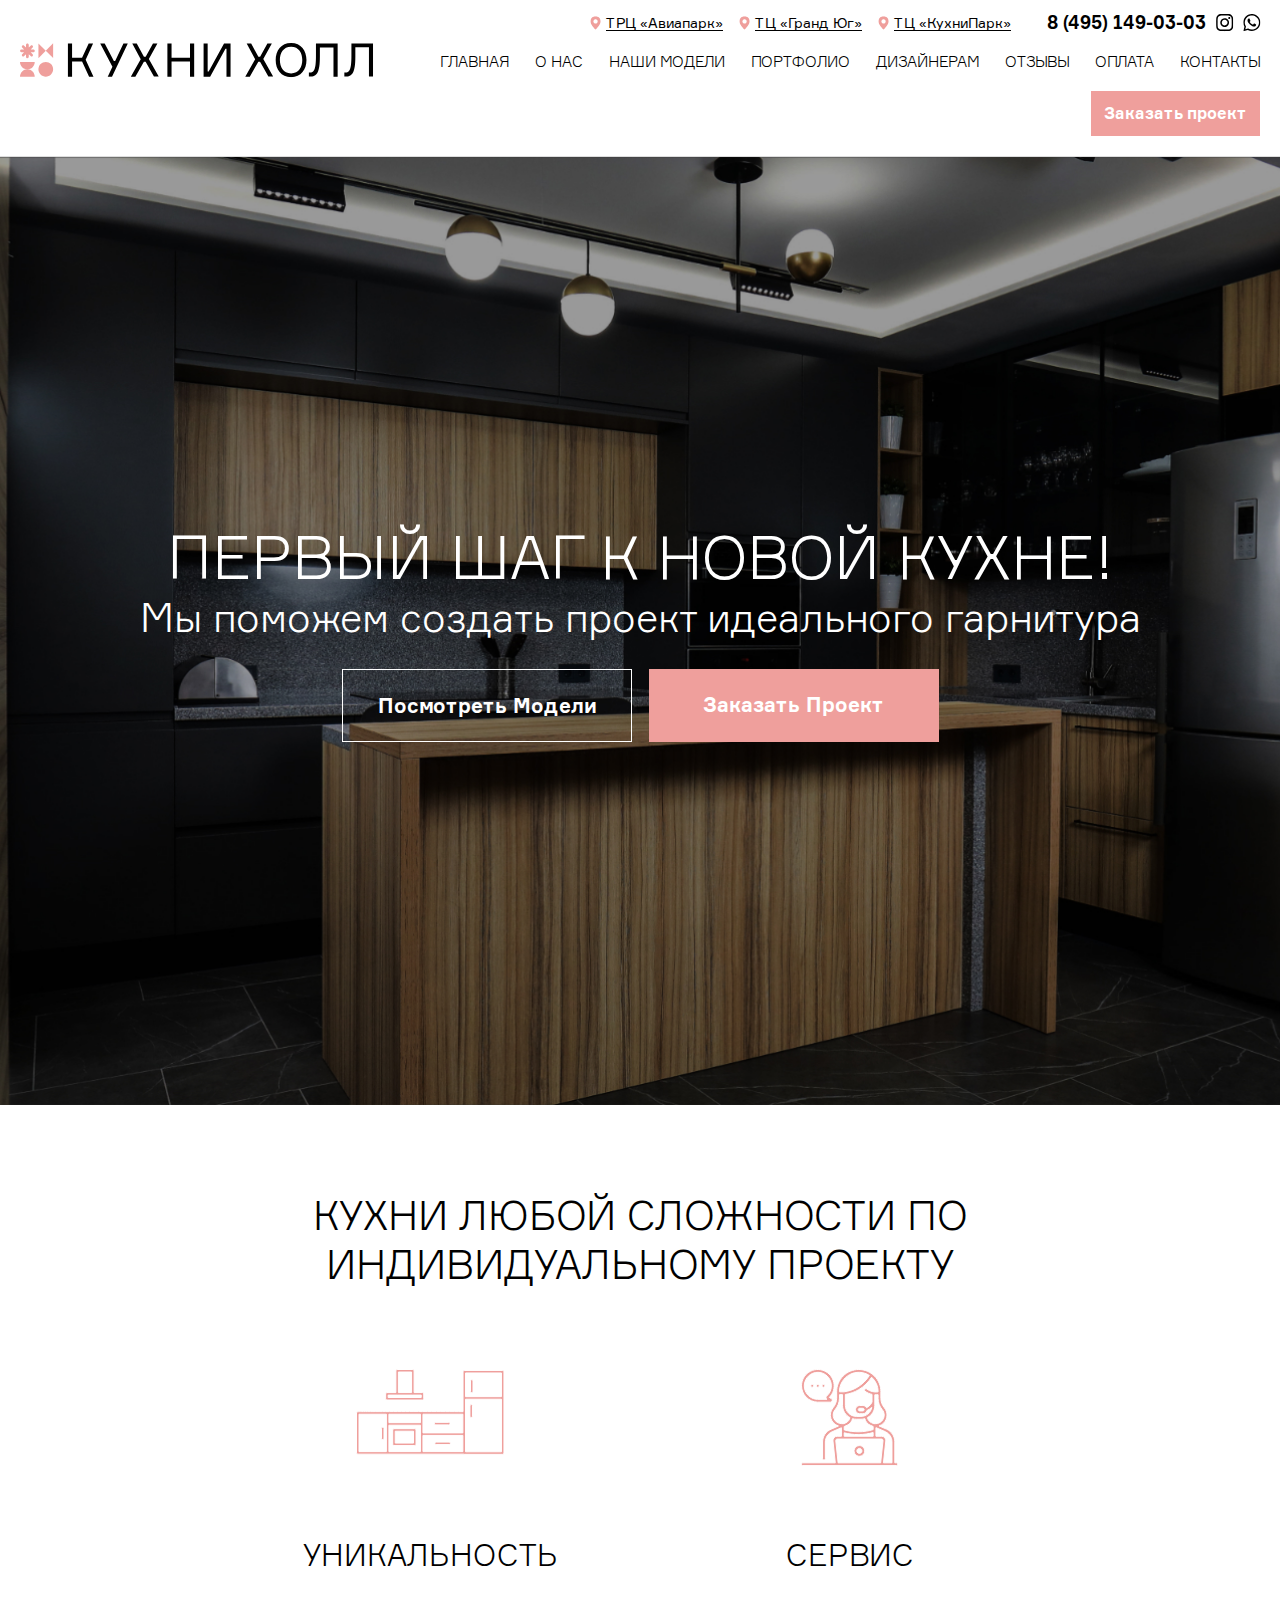
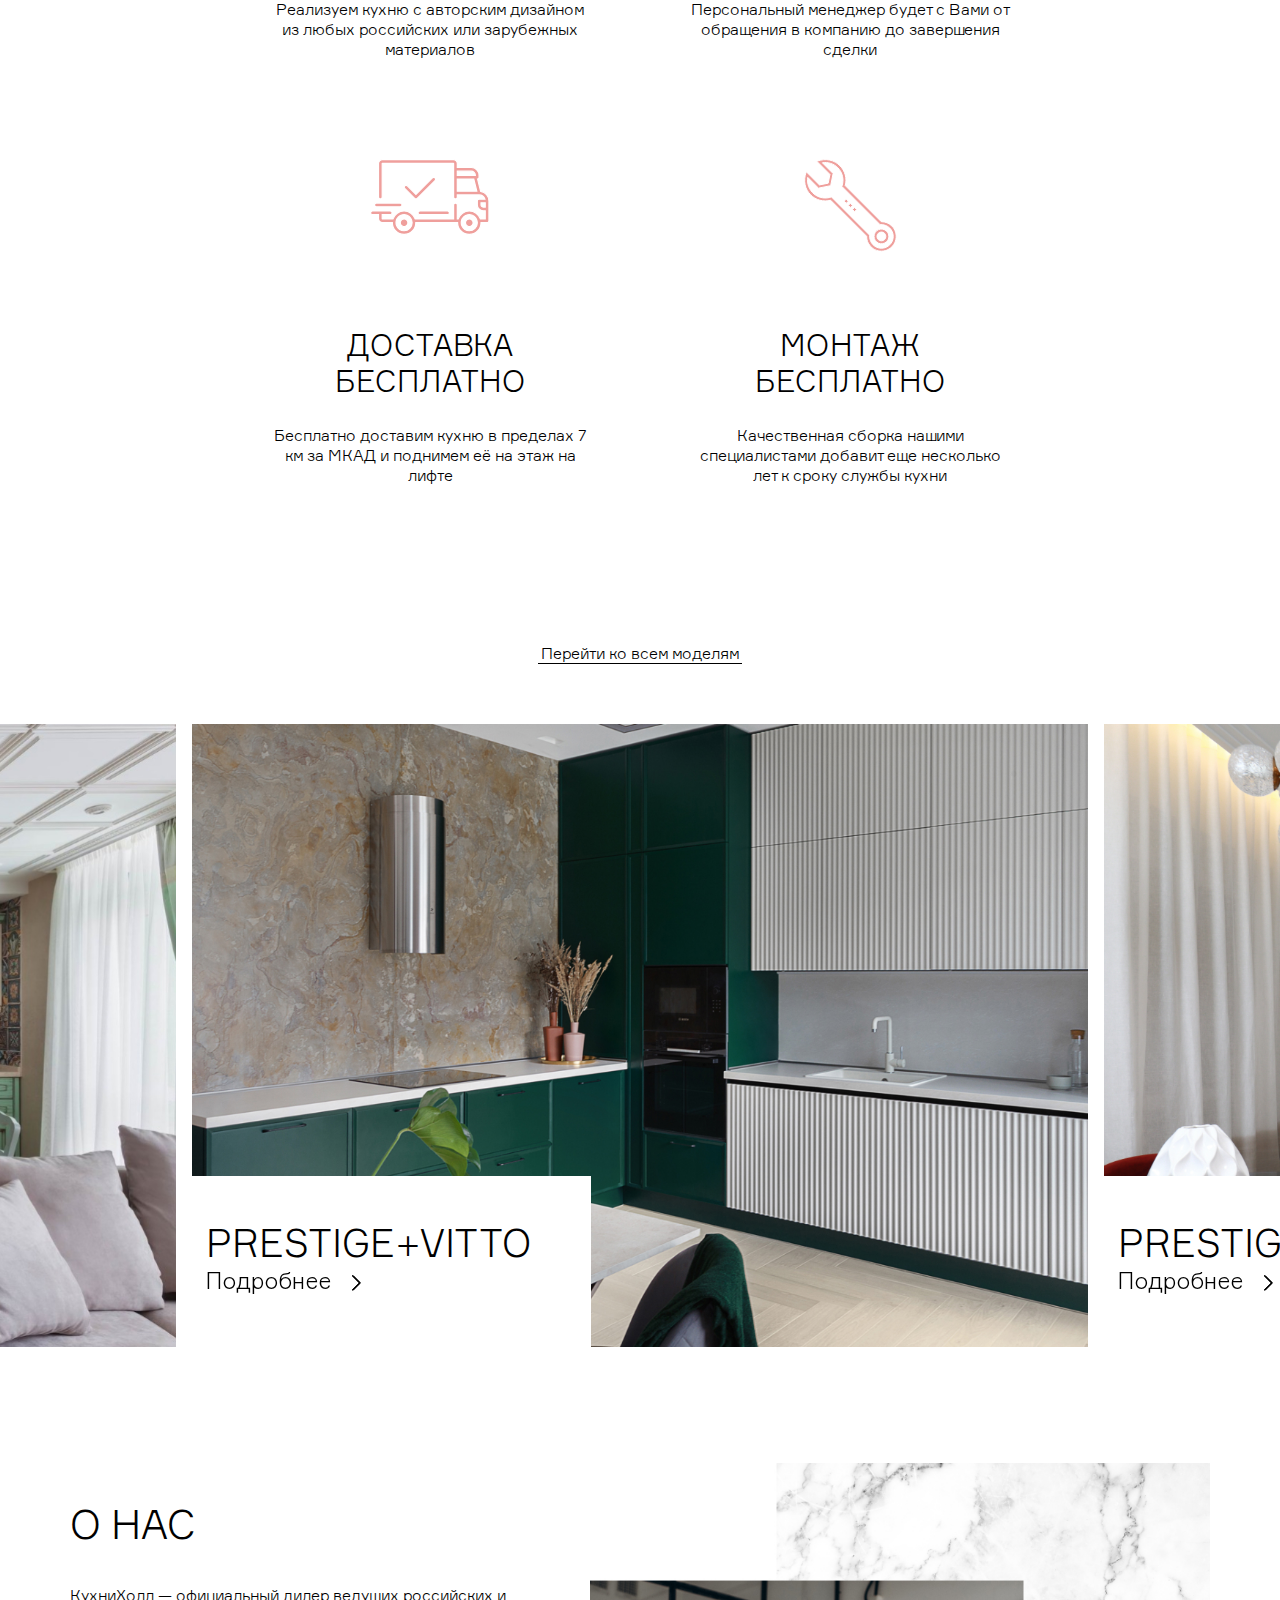
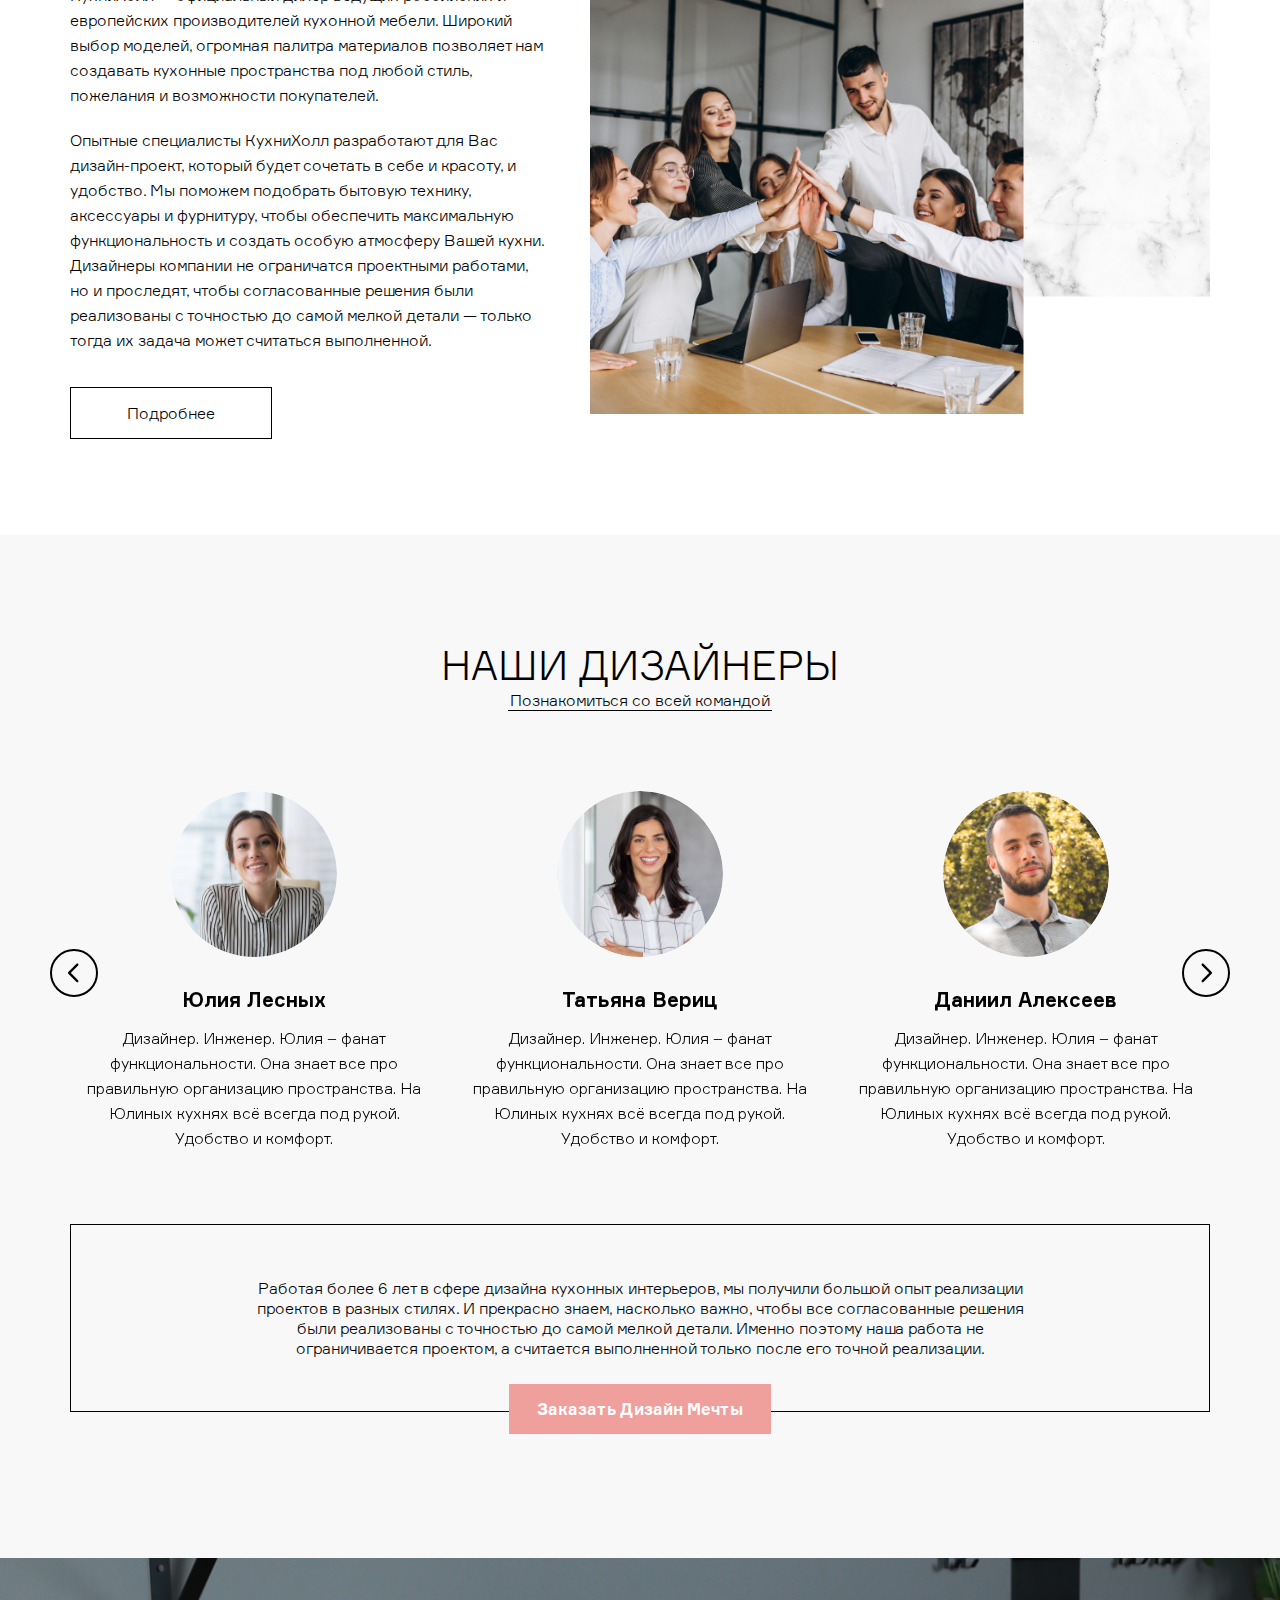
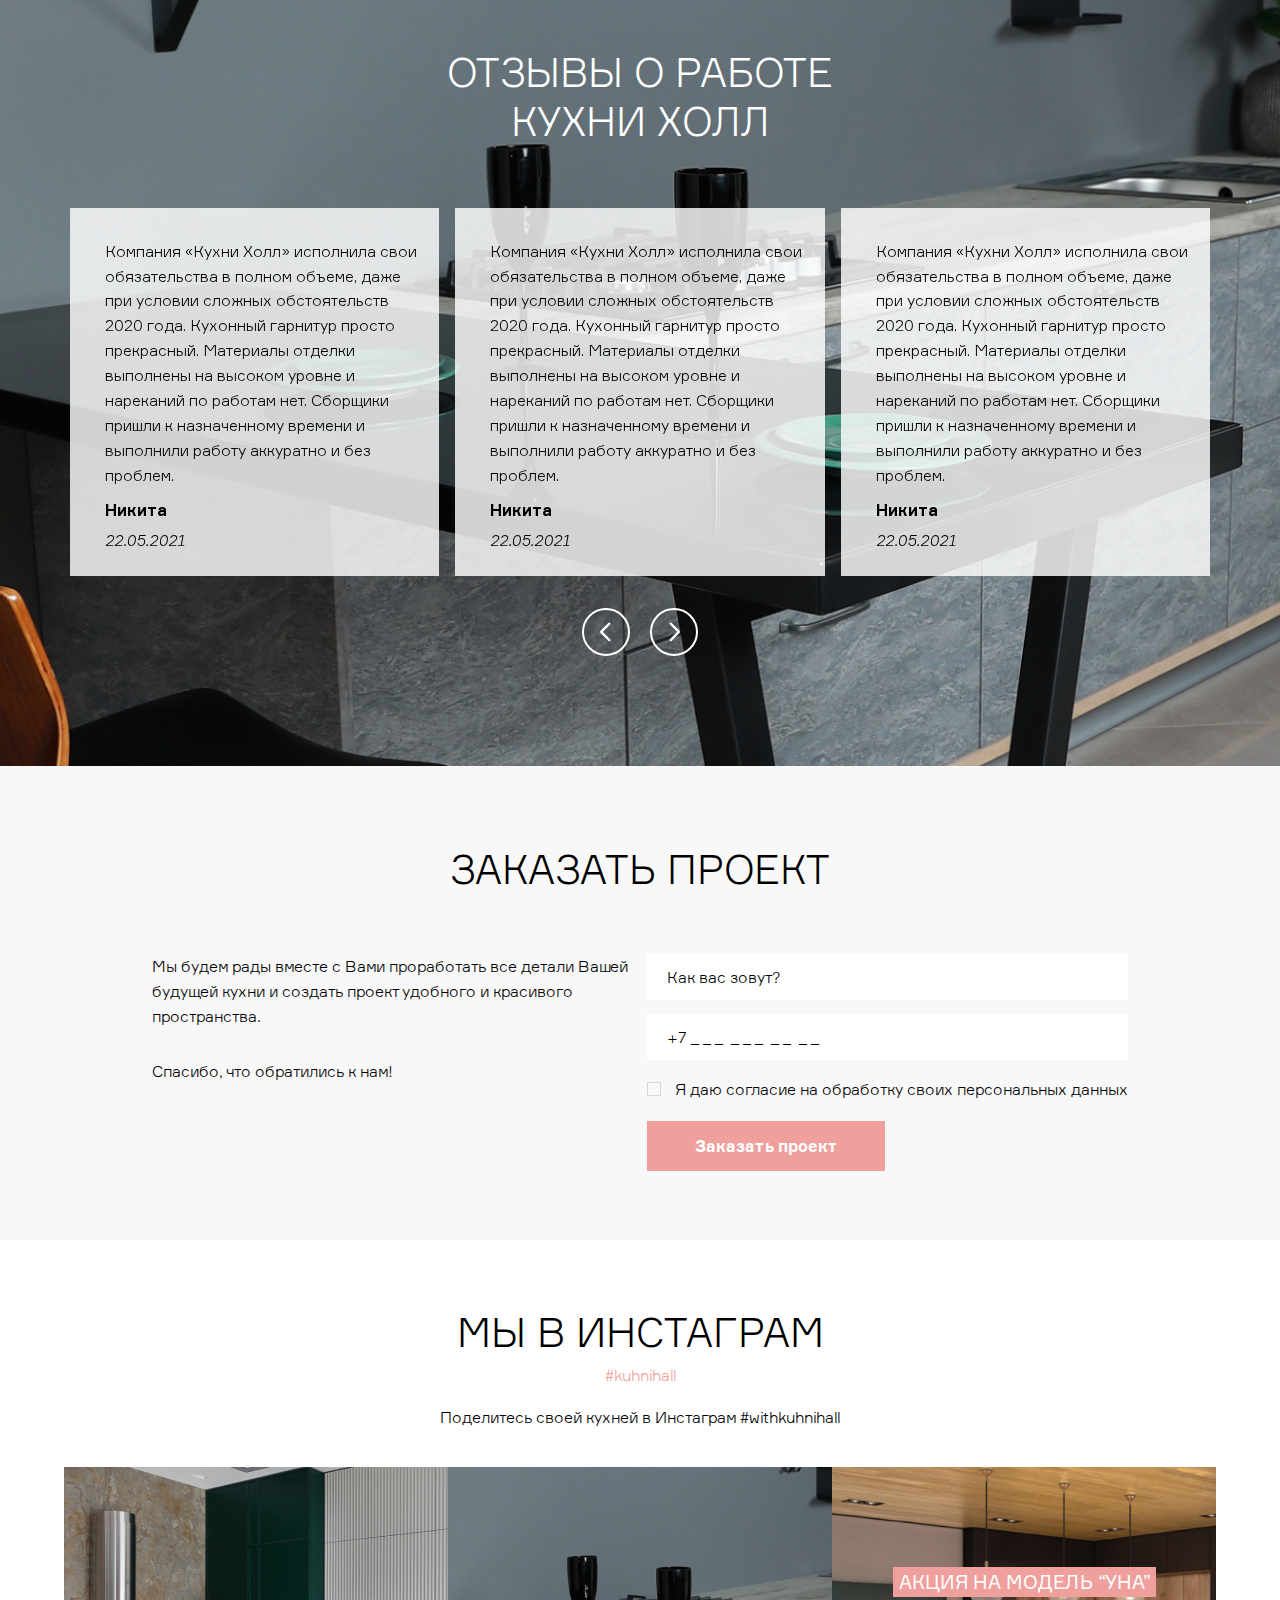
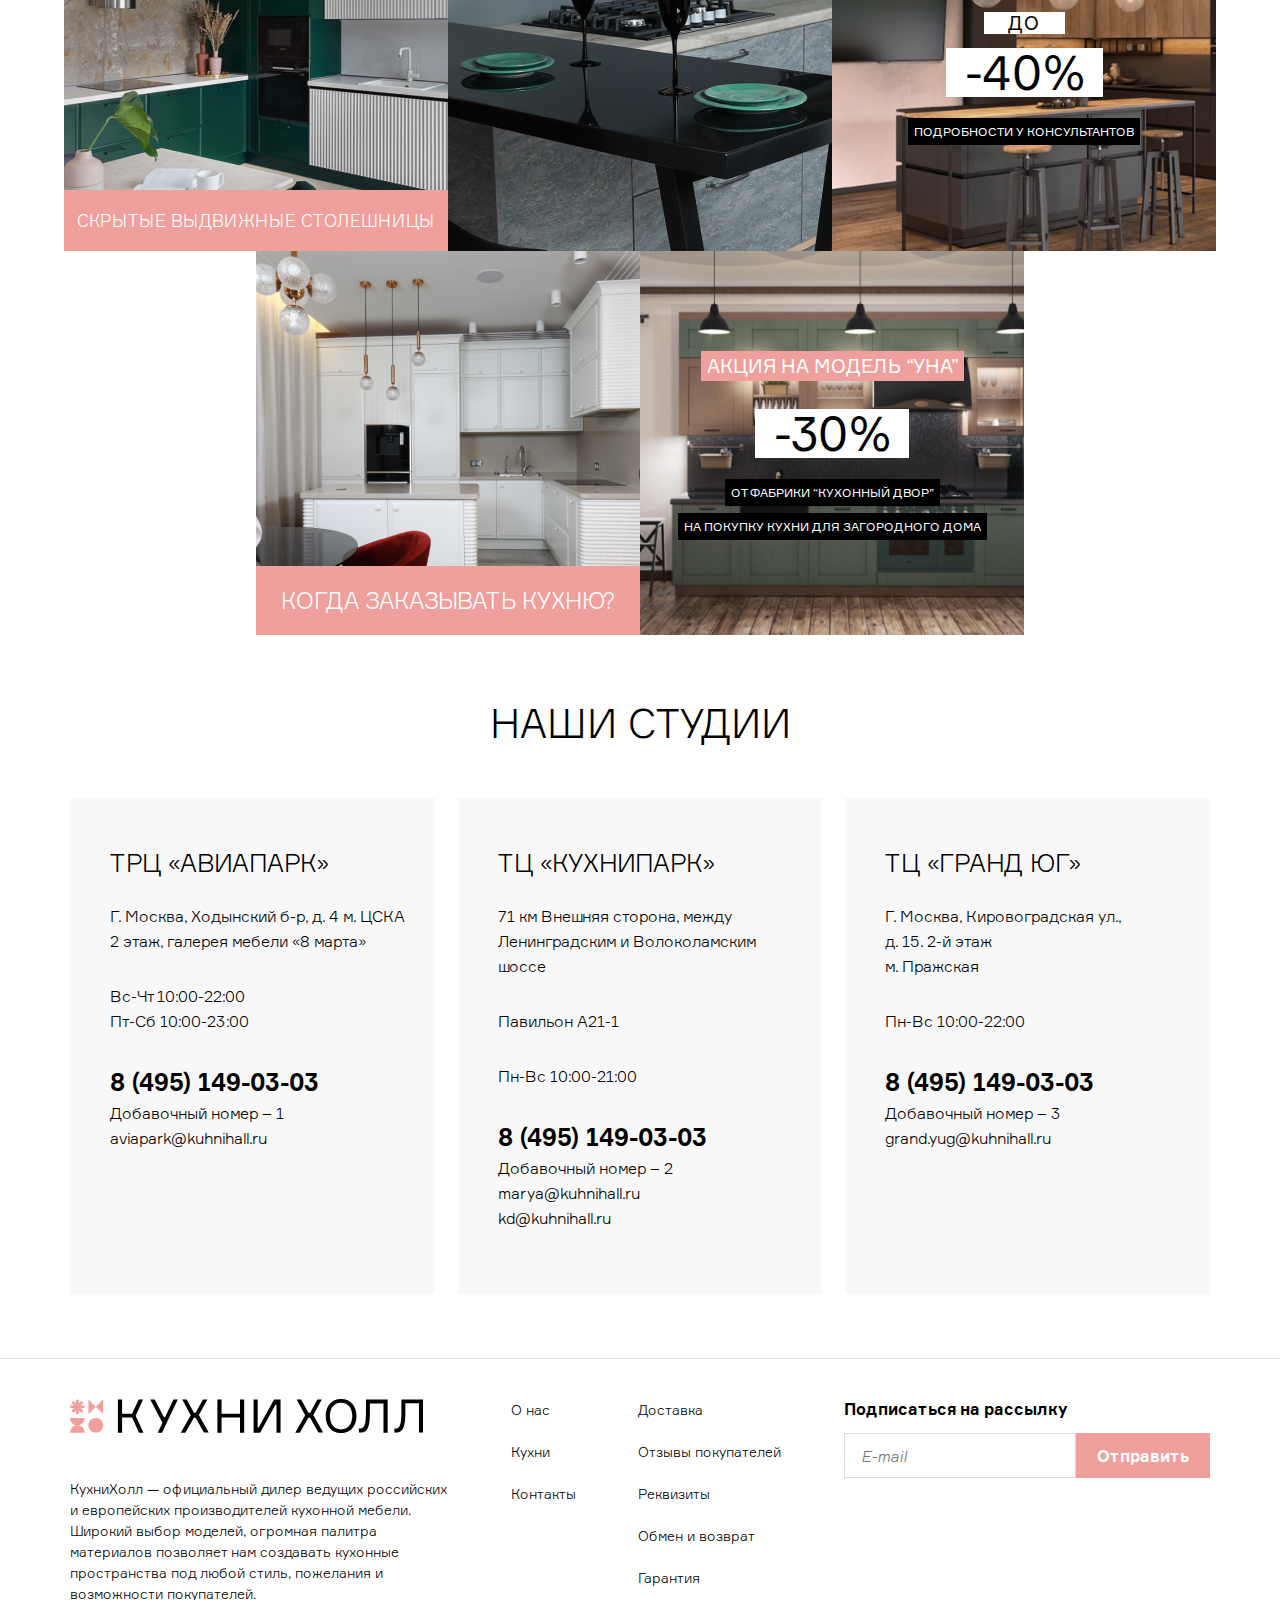
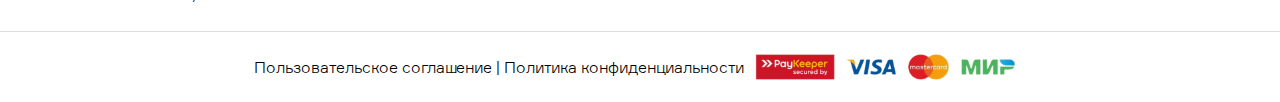
<file: index.html>
<!DOCTYPE html>
<html lang="en">
<head>
	<meta charset="UTF-8">
	<meta http-equiv="X-UA-Compatible" content="IE=edge">
	<meta name="viewport" content="width=device-width, initial-scale=1.0">
	<title>Кухни Холл — идеальная гарнитура</title>
	<link rel="stylesheet" href="css/swiper-bundle.min.css">
	<link rel="stylesheet" href="css/style.css">
	<link rel="icon" href="img/favicon.png">
</head>
<body>
	<div class="popup-offer">
		<div class="popup-offer__bg overlay-bg"></div>
		<div class="popup-offer__body">
			<button type="button" class="btn popup-offer__close close-popup-btn">
				<img src="img/popup-close-img.svg" alt="">
			</button>
			<h3 class="popup-offer__title">
				ЗАКАЗАТЬ проект
			</h3>
			<form action="#" class="popup-offer__form">
				<input type="text" class="popup-offer__input" placeholder="Как вас зовут?">
				<input type="number" class="popup-offer__input" placeholder="+7 _ _ _  _ _ _  _ _  _ _">
				<div class="popup-offer__input-wrapper">
					<input type="checkbox" class="popup-offer__checkbox" id="popup-offer__checkbox">
					<label for="popup-offer__checkbox"></label>
					<p class="popup-offer__text">
						Я даю согласие на обработку своих персональных данных
					</p>
				</div>
				<button type="submit" class="btn btn_primary popup-offer__btn">
					Заказать проект
				</button>
			</form>
		</div>
	</div>

	<div class="burger-menu" id="main-navigation">
		<div class="burger-menu__bg"></div>
		<div class="burger-menu__body">
			<button type="button" class="burger-menu__close">
				<img src="img/burger-btn__close.svg" alt="">
			</button>
			<button type="button" class="btn btn_primary burger-menu__btn popup-offer-btn-open">
				Заказать проект
			</button>
			<ul class="burger-menu__list">
				<li class="burger-menu__item">
					<a href="index.html" class="burger-menu__link">
						ГЛАВНАЯ
					</a>
				</li>
				<li class="burger-menu__item">
					<a href="about-us.html" class="burger-menu__link">
						О нас
					</a>
				</li>
				<li class="burger-menu__item">
					<a href="models.html" class="burger-menu__link">
						НАШИ Модели
					</a>
				</li>
				<li class="burger-menu__item">
					<a href="portfolio.html" class="burger-menu__link">
						Портфолио 
					</a>
				</li>
				<li class="burger-menu__item">
					<a href="designer.html" class="burger-menu__link">
						ДИЗАЙНЕРАМ
					</a>
				</li>
				<li class="burger-menu__item">
					<a href="review.html" class="burger-menu__link">
						Отзывы
					</a>
				</li>
				<li class="burger-menu__item">
					<a href="payment.html" class="burger-menu__link">
						Оплата 
					</a>
				</li>
				<li class="burger-menu__item">
					<a href="contact.html" class="burger-menu__link">
						Контакты 
					</a>
				</li>
			</ul>
			<ul class="burger-menu__location-list">
				<li class="burger-menu__location-item">
					<img src="img/bookmark-icon.svg" alt="">
					<span>ТРЦ «Авиапарк»</span>
				</li>
				<li class="burger-menu__location-item">
					<img src="img/bookmark-icon.svg" alt="">
					<span>ТЦ «Гранд Юг»</span>
				</li>
				<li class="burger-menu__location-item">
					<img src="img/bookmark-icon.svg" alt="">
					<span>ТЦ «КухниПарк»</span>
				</li>
			</ul>
		</div>
	</div>

	<header class="header" id="header">
		<div class="container">
			<div class="header-phone">
				<a href="#" class="header-phone__location">
					ТРЦ «Авиапарк»
				</a>
				<a href="#" class="header-phone__location">
					ТЦ «Гранд Юг»
				</a>
				<a href="#" class="header-phone__location">
					ТЦ «КухниПарк»
				</a>
				<a href="tel: 8 (495) 149-03-03" class="header-phone__link">
					8 (495) 149-03-03
				</a>
				<div class="header-phone__social">
					<a href="#" class="header-phone__social-item">
						<img src="img/instagram-small-icon.svg" alt="">
					</a>
					<a href="#" class="header-phone__social-item">
						<img src="img/whatsapp-small-icon.svg" alt="">
					</a>
				</div>
			</div>
			<nav class="nav">
				<a href="index.html" class="logo">
					<img src="img/logo.svg" alt="">
				</a>
				<ul class="menu">
					<li class="menu__item">
						<a href="index.html" class="menu__link">
							ГЛАВНАЯ
						</a>
					</li>
					<li class="menu__item">
						<a href="about-us.html" class="menu__link">
							О нас
						</a>
					</li>
					<li class="menu__item">
						<a href="models.html" class="menu__link">
							НАШИ Модели
						</a>
					</li>
					<li class="menu__item">
						<a href="portfolio.html" class="menu__link">
							Портфолио
						</a>
					</li>
					<li class="menu__item">
						<a href="designer.html" class="menu__link">
							ДИЗАЙНЕРАМ
						</a>
					</li>
					<li class="menu__item">
						<a href="review.html" class="menu__link">
							Отзывы
						</a>
					</li>
					<li class="menu__item">
						<a href="payment.html" class="menu__link">
							Оплата
						</a>
					</li>
					<li class="menu__item">
						<a href="contact.html" class="menu__link">
							Контакты
						</a>
					</li>
				</ul>
				<button type="button" class="btn btn_primary menu__btn popup-offer-btn-open">
					Заказать проект
				</button>
				<div class="nav__burger-wrapper">
					<a href="#" class="whatsapp-link">
						<img src="img/whatsapp-img.svg" alt="">
					</a>
					<button class="burger" type="button">
						<img src="img/burger-img.svg" alt="">
					</button>
				</div>
			</nav>
		</div>
	</header>

	<section class="main" id="main">
		<div class="container">
			<div class="offer">
				<h1 class="offer__title">
					Первый шаг к новой кухне!
				</h1>
				<p class="offer__subtitle">
					Мы поможем создать проект идеального гарнитура
				</p>
				<div class="offer__btn-group">
					<a href="models.html" class="btn btn_default offer__btn">
						Посмотреть Модели
					</a>
					<a href="#project" class="btn btn_primary offer__btn" data-smooth="smooth">
						Заказать Проект
					</a>
				</div>
			</div>
		</div>
	</section>

	<section class="difficulty">
		<div class="container">
			<h2 class="section-title difficulty__title">
				КУХНИ ЛЮБОЙ СЛОЖНОСТИ ПО ИНДИВИДУАЛЬНОМУ ПРОЕКТУ
			</h2>
			<ul class="difficulty__grid">
				<li class="difficulty__item">
					<div class="difficulty__img">
						<img src="img/difficult-img-1.svg" alt="">
					</div>
					<div class="difficulty__content">
						<h3 class="difficulty__subtitle">
							Уникальность
						</h3>
						<p class="difficulty__text">
							Реализуем кухню с авторским дизайном из любых российских или зарубежных материалов
						</p>
					</div>
				</li>
				<li class="difficulty__item">
					<div class="difficulty__img">
						<img src="img/difficult-img-2.svg" alt="">
					</div>
					<div class="difficulty__content">
						<h3 class="difficulty__subtitle">
							Сервис
						</h3>
						<p class="difficulty__text">
							Персональный менеджер будет с Вами от обращения в компанию до завершения сделки
						</p>
					</div>
				</li>
				<li class="difficulty__item">
					<div class="difficulty__img">
						<img src="img/difficult-img-3.svg" alt="">
					</div>
					<div class="difficulty__content">
						<h3 class="difficulty__subtitle">
							Доставка бесплатно
						</h3>
						<p class="difficulty__text">
							Бесплатно доставим кухню в пределах 7 км за МКАД и поднимем её на этаж на лифте
						</p>
					</div>
				</li>
				<li class="difficulty__item">
					<div class="difficulty__img">
						<img src="img/difficult-img-4.svg" alt="">
					</div>
					<div class="difficulty__content">
						<h3 class="difficulty__subtitle">
							Монтаж бесплатно
						</h3>
						<p class="difficulty__text">
							Качественная сборка нашими специалистами добавит еще несколько лет к сроку службы кухни
						</p>
					</div>
				</li>
			</ul>
		</div>
	</section>

	<section class="main-kitchen" id="main-kitchen">
		<a href="models.html" class="main-kitchen__title">
			Перейти ко всем моделям
		</a>

		<div class="swiper-container swiperMain">
			<div class="swiper-wrapper swiperMain__wrapper">
			  <div class="swiper-slide swiperMain__slide">
				  	<img src="img/main-slider-img-1.jpg" alt="">
					<a href="kitchen.html" class="swiperMain__more more">
						<h3 class="swiperMain__more-title more__title">
							PRESTIGE+VITTO
						</h3>
						<p class="swiperMain__more-text more__text">
							Подробнее
						</p>
					</a>
			  </div>
			  <div class="swiper-slide swiperMain__slide">
				  <img src="img/main-slider-img-2.jpg" alt="">
					<a href="kitchen.html" class="swiperMain__more more">
						<h3 class="swiperMain__more-title more__title">
							PRESTIGE+LATTE
						</h3>
						<p class="swiperMain__more-text more__text">
							Подробнее
						</p>
					</a>	
			  </div>
			  <div class="swiper-slide swiperMain__slide">
				  <img src="img/main-slider-img-3.jpg" alt="">
					<a href="kitchen.html" class="swiperMain__more more">
						<h3 class="swiperMain__more-title more__title">
							PRESTIGE+NEVADA
						</h3>
						<p class="swiperMain__more-text more__text">
							Подробнее
						</p>
					</a>
			  </div>
			</div>
		 </div>
	</section>

	<section class="main-about">
		<div class="container">
			<div class="main-about__wrapper">
				<div class="main-about__content">
					<h2 class="section-title main-about__title">
						О НАС
					</h2>
					<p class="main-about__text">
						КухниХолл — официальный дилер ведущих российских и европейских производителей кухонной мебели. Широкий выбор моделей, огромная палитра материалов позволяет нам создавать кухонные пространства под любой стиль, пожелания и возможности покупателей.
					</p>
					<p class="main-about__text">
						Опытные специалисты КухниХолл разработают для Вас дизайн-проект, который будет сочетать в себе и красоту, и удобство. Мы поможем подобрать бытовую технику, аксессуары и фурнитуру, чтобы обеспечить максимальную функциональность и создать особую атмосферу Вашей кухни. Дизайнеры компании не ограничатся проектными работами, но и проследят, чтобы согласованные решения были реализованы с точностью до самой мелкой детали — только тогда их задача может считаться выполненной.
					</p>
					<a href="about-us.html" class="btn btn_secondary main-about__btn">
						Подробнее
					</a>
				</div>
				<div class="main-about__img">
					<img src="img/main-about-us.jpg" alt="">
				</div>
			</div>
		</div>
	</section>

	<section class="main-designer" id="main-designer">
		<div class="container">
			<h2 class="section-title main-designer__title">
				НАШИ ДИЗАЙНЕРЫ
			</h2>
			<a href="designer.html" class="main-designer__desc">
				Познакомиться со всей командой
			</a>
			<div class="sliderDesigner">
				<div class="swiper-container swiperDesigner">
					<div class="swiper-wrapper swiperDesigner__wrapper">
						<div class="swiper-slide swiperDesigner__slide">
							<div class="swiperDesigner__img">
								<img src="img/designer-face-img-1.jpg" alt="">
							</div>
							<p class="swiperDesigner__title">
								Юлия Лесных
							</p>
							<p class="swiperDesigner__text">
								Дизайнер. Инженер. Юлия – фанат функциональности. Она знает все про правильную организацию пространства. На Юлиных кухнях всё всегда под рукой. Удобство и комфорт.
							</p>
						</div>
						<div class="swiper-slide swiperDesigner__slide">
							<div class="swiperDesigner__img">
								<img src="img/designer-face-img-2.jpg" alt="">
							</div>
							<p class="swiperDesigner__title">
								Татьяна Вериц
							</p>
							<p class="swiperDesigner__text">
								Дизайнер. Инженер. Юлия – фанат функциональности. Она знает все про правильную организацию пространства. На Юлиных кухнях всё всегда под рукой. Удобство и комфорт.
							</p>
						</div>
						<div class="swiper-slide swiperDesigner__slide">
							<div class="swiperDesigner__img">
								<img src="img/designer-face-img-3.jpg" alt="">
							</div>
							<p class="swiperDesigner__title">
								Даниил Алексеев
							</p>
							<p class="swiperDesigner__text">
								Дизайнер. Инженер. Юлия – фанат функциональности. Она знает все про правильную организацию пространства. На Юлиных кухнях всё всегда под рукой. Удобство и комфорт.
							</p>
						</div>
						<div class="swiper-slide swiperDesigner__slide">
							<div class="swiperDesigner__img">
								<img src="img/designer-face-img-4.jpg" alt="">
							</div>
							<p class="swiperDesigner__title">
								Татьяна Фролова
							</p>
							<p class="swiperDesigner__text">
								Дизайнер. Инженер. Юлия – фанат функциональности. Она знает все про правильную организацию пространства. На Юлиных кухнях всё всегда под рукой. Удобство и комфорт.
							</p>
						</div>
					</div>
				</div>
				<div class="swiperDesigner__button-wrapper">
					<div class="swiper-button-prev swiperDesigner__prev"></div>
					<div class="swiper-button-next swiperDesigner__next"></div>
				</div>
			</div>
			<div class="dream-design">
				<p class="dream-design__text">
					Работая более 6 лет в сфере дизайна кухонных интерьеров, мы получили большой опыт реализации проектов в разных стилях. И прекрасно знаем, насколько важно, чтобы все согласованные решения были реализованы с точностью до самой мелкой детали. Именно поэтому наша работа не ограничивается проектом, а считается выполненной только после его точной реализации. 
				</p>
				<button type="button" class="btn btn_primary dream-design__btn popup-offer-btn-open">
					Заказать Дизайн Мечты
				</button>
			</div>
		</div>
	</section>

	<section class="main-review" id="main-review">
		<div class="container">
			<h2 class="section-title main-review__title">
				Отзывы о РАБОТЕ кухни холл
			</h2>
			<div class="sliderReview">
				<div class="swiper-container swiperReview">
					<div class="swiper-wrapper swiperReview__wrapper">
						<div class="swiper-slide swiperReview__slide">
							<p class="swiperReview__text">
								Компания «Кухни Холл» исполнила свои обязательства в полном объеме, даже при условии сложных обстоятельств 2020 года. Кухонный гарнитур просто прекрасный. Материалы отделки выполнены на высоком уровне и нареканий по работам нет. Сборщики пришли к назначенному времени и выполнили работу аккуратно и без проблем.
							</p>
							<p class="swiperReview__name">
								Никита
							</p>
							<p class="swiperReview__year">
								22.05.2021
							</p>
						</div>
						<div class="swiper-slide swiperReview__slide">
							<p class="swiperReview__text">
								Компания «Кухни Холл» исполнила свои обязательства в полном объеме, даже при условии сложных обстоятельств 2020 года. Кухонный гарнитур просто прекрасный. Материалы отделки выполнены на высоком уровне и нареканий по работам нет. Сборщики пришли к назначенному времени и выполнили работу аккуратно и без проблем.
							</p>
							<p class="swiperReview__name">
								Никита
							</p>
							<p class="swiperReview__year">
								22.05.2021
							</p>
						</div>
						<div class="swiper-slide swiperReview__slide">
							<p class="swiperReview__text">
								Компания «Кухни Холл» исполнила свои обязательства в полном объеме, даже при условии сложных обстоятельств 2020 года. Кухонный гарнитур просто прекрасный. Материалы отделки выполнены на высоком уровне и нареканий по работам нет. Сборщики пришли к назначенному времени и выполнили работу аккуратно и без проблем.
							</p>
							<p class="swiperReview__name">
								Никита
							</p>
							<p class="swiperReview__year">
								22.05.2021
							</p>
						</div>
					</div>
				</div>
				<div class="swiperReview__button-wrapper">
					<div class="swiper-button-prev swiperReview__prev"></div>
					<div class="swiper-button-next swiperReview__next"></div>
				</div>
			</div>
		</div>
	</section>

	<section class="project" id="project">
		<div class="container container_small">
			<h2 class="section-title project__title">
				ЗАКАЗАТЬ проект
			</h2>
			<div class="project__wrapper">
				<div class="project__content">
					<p class="project__text">
						Мы будем рады вместе с Вами проработать все детали Вашей будущей кухни и создать проект удобного и красивого пространства.
					</p>
					<p class="project__text">
						Спасибо, что обратились к нам!
					</p>
				</div>
				<form action="#" class="project__form">
					<input type="text" class="project__input" placeholder="Как вас зовут?">
					<input type="number" class="project__input" placeholder="+7 _ _ _  _ _ _  _ _  _ _">
					<div class="project__input-wrapper">
						<input type="checkbox" class="project__checkbox" id="project__checkbox">
						<label for="project__checkbox"></label>
						<p class="project__rights">
							Я даю согласие на обработку своих персональных данных
						</p>
					</div>

					<button type="button" class="btn btn_primary project__btn">
						Заказать проект
					</button>
				</form>
			</div>
		</div>
	</section>

	<section class="instagram" id="instagram">
		<h2 class="section-title instagram__title">
			Мы в Инстаграм
		</h2>
		<a href="#" class="instagram__desc">
			#kuhnihall
		</a>
		<p class="instagram__text">
			Поделитесь своей кухней в Инстаграм #withkuhnihall
		</p>
		<div class="instagram__grid">
			<div class="instagram__item">
				<div class="instagram__img">
					<img src="img/instagram-img-1.jpg" alt="">
				</div>
				<p class="instagram__item-desc">
					скрытые выдвижные столешницы
				</p>
			</div>
			<div class="instagram__item">
				<div class="instagram__img">
					<img src="img/instagram-img-2.jpg" alt="">
				</div>
			</div>
			<div class="instagram__item">
				<div class="instagram__img">
					<img src="img/instagram-img-3.jpg" alt="">
				</div>
				<div class="instagram-price instagram-price_1">
					<p class="instagram-price__share">
						Акция на модель “уна”
					</p>
					<p class="instagram-price__before">
						до
					</p>
					<p class="instagram-price__percent">
						-40%
					</p>
					<div class="instagram-price__content">
						<p class="instagram-price__text">
							подробности у консультантов
						</p>
					</div>
				</div>
			</div>
			<div class="instagram__item">
				<div class="instagram__img">
					<img src="img/instagram-img-4.jpg" alt="">
				</div>
				<p class="instagram__item-desc instagram__item-desc_big">
					Когда заказывать кухню?
				</p>
			</div>
			<div class="instagram__item">
				<div class="instagram__img">
					<img src="img/instagram-img-5.jpg" alt="">
				</div>
				<div class="instagram-price">
					<p class="instagram-price__share">
						Акция на модель “уна”
					</p>
					<p class="instagram-price__percent">
						-30%
					</p>
					<div class="instagram-price__content">
						<p class="instagram-price__text">
							ОТ ФАБРИКИ “КУХОННЫЙ ДВОР”
						</p>
						<p class="instagram-price__text">
							НА ПОКУПКУ КУХНИ ДЛЯ ЗАГОРОДНОГО ДОМА
						</p>
					</div>
				</div>
			</div>
		</div>
	</section>

	<section class="studio" id="studio">
		<div class="container">
			<h2 class="section-title studio__title">
				Наши студии
			</h2>
			<ul class="studio__list">
				<li class="studio__item">
					<h3 class="studio__subtitle">
						ТРЦ «Авиапарк»
					</h3>
					<div class="studio__content">
						<p class="studio__text">
							Г. Москва, Ходынский б-р, д. 4 м. ЦСКА 2 этаж, галерея мебели «8 марта»
						</p>
					</div>
					<div class="studio__content">
						<p class="studio__text">
							Вс-Чт 10:00-22:00
						</p>
						<p class="studio__text">
							Пт-Сб 10:00-23:00
						</p>
					</div>
					<a href="tel: 8 (495) 149-03-03" class="btn studio__btn">
						8 (495) 149-03-03
					</a>
					<div class="studio__content">
						<p class="studio__text">
							Добавочный номер – 1
						</p>
						<p class="studio__text">
							aviapark@kuhnihall.ru
						</p>
					</div>
				</li>
				<li class="studio__item">
					<h3 class="studio__subtitle">
						ТЦ «КухниПарк»
					</h3>
					<div class="studio__content">
						<p class="studio__text">
							71 км Внешняя сторона, между Ленинградским и Волоколамским шоссе
						</p>
					</div>
					<div class="studio__content">
						<p class="studio__text">
							Павильон А21-1
						</p>
					</div>
					<div class="studio__content">
						<p class="studio__text">
							Пн-Вс 10:00-21:00
						</p>
					</div>
					<a href="tel: 8 (495) 149-03-03" class="btn studio__btn">
						8 (495) 149-03-03
					</a>
					<div class="studio__content">
						<p class="studio__text">
							Добавочный номер – 2
						</p>
						<p class="studio__text">
							marya@kuhnihall.ru
						</p>
						<p class="studio__text">
							kd@kuhnihall.ru
						</p>
					</div>
				</li>
				<li class="studio__item">
					<h3 class="studio__subtitle">
						ТЦ «Гранд Юг»
					</h3>
					<div class="studio__content">
						<p class="studio__text">
							Г. Москва, Кировоградская ул., 
						</p>
						<p class="studio__text">
							д. 15. 2-й этаж
						</p>
						<p class="studio__text">
							м. Пражская
						</p>
					</div>
					<div class="studio__content">
						<p class="studio__text">
							Пн-Вс 10:00-22:00
						</p>
					</div>
					<a href="tel: 8 (495) 149-03-03" class="btn studio__btn">
						8 (495) 149-03-03
					</a>
					<div class="studio__content">
						<p class="studio__text">
							Добавочный номер – 3
						</p>
						<p class="studio__text">
							grand.yug@kuhnihall.ru
						</p>
					</div>
				</li>
			</ul>
		</div>
	</section>

	<footer class="footer" id="footer">
		<div class="container">
			<div class="footer__wrapper">
				<div class="footer-logo">
					<a href="index.html" class="footer-logo__link">
						<img src="img/logo.svg" alt="">
					</a>
					<p class="footer-logo__text">
						КухниХолл — официальный дилер ведущих российских и европейских производителей кухонной мебели. Широкий выбор моделей, огромная палитра материалов позволяет нам создавать кухонные пространства под любой стиль, пожелания и возможности покупателей.
					</p>
				</div>
				<ul class="footer-list">
					<li class="footer-list__item">
						<a href="about-us.html" class="footer-list__link">
							О нас
						</a>
					</li>
					<li class="footer-list__item">
						<a href="models.html" class="footer-list__link">
							Кухни
						</a>
					</li>
					<li class="footer-list__item">
						<a href="contact.html" class="footer-list__link">
							Контакты
						</a>
					</li>
				</ul>
				<ul class="footer-list">
					<li class="footer-list__item">
						<a href="delivery.html" class="footer-list__link">
							Доставка
						</a>
					</li>
					<li class="footer-list__item">
						<a href="review.html" class="footer-list__link">
							Отзывы покупателей
						</a>
					</li>
					<li class="footer-list__item">
						<a href="payment.html" class="footer-list__link">
							Реквизиты
						</a>
					</li>
					<li class="footer-list__item">
						<a href="return.html" class="footer-list__link">
							Обмен и возврат
						</a>
					</li>
					<li class="footer-list__item">
						<a href="guarantee.html" class="footer-list__link">
							Гарантия
						</a>
					</li>
				</ul>
				<form action="#" class="footer-form">
					<p class="footer-form__title">
						Подписаться на рассылку
					</p>
					<div class="footer-form__input-wrapper">
						<input type="email" class="footer-form__input" placeholder="E-mail"><!--
						--><button type="submit" class="btn btn_primary footer-form__btn">
							Отправить
						</button>
					</div>
				</form>
			</div>
		</div>
		<div class="footer-right">
			<div class="footer-right__text">
				<a href="#">Пользовательское соглашение</a><span> | </span><a href="#">Политика конфиденциальности</a>
			</div>
			<div class="footer-right__img">
				<img src="img/payment-img.svg" alt="">
			</div>
		</div>
	</footer>

	<script src="js/swiper-bundle.min.js"></script>
	<script src="js/main.js"></script>
</body>
</html>
</file>
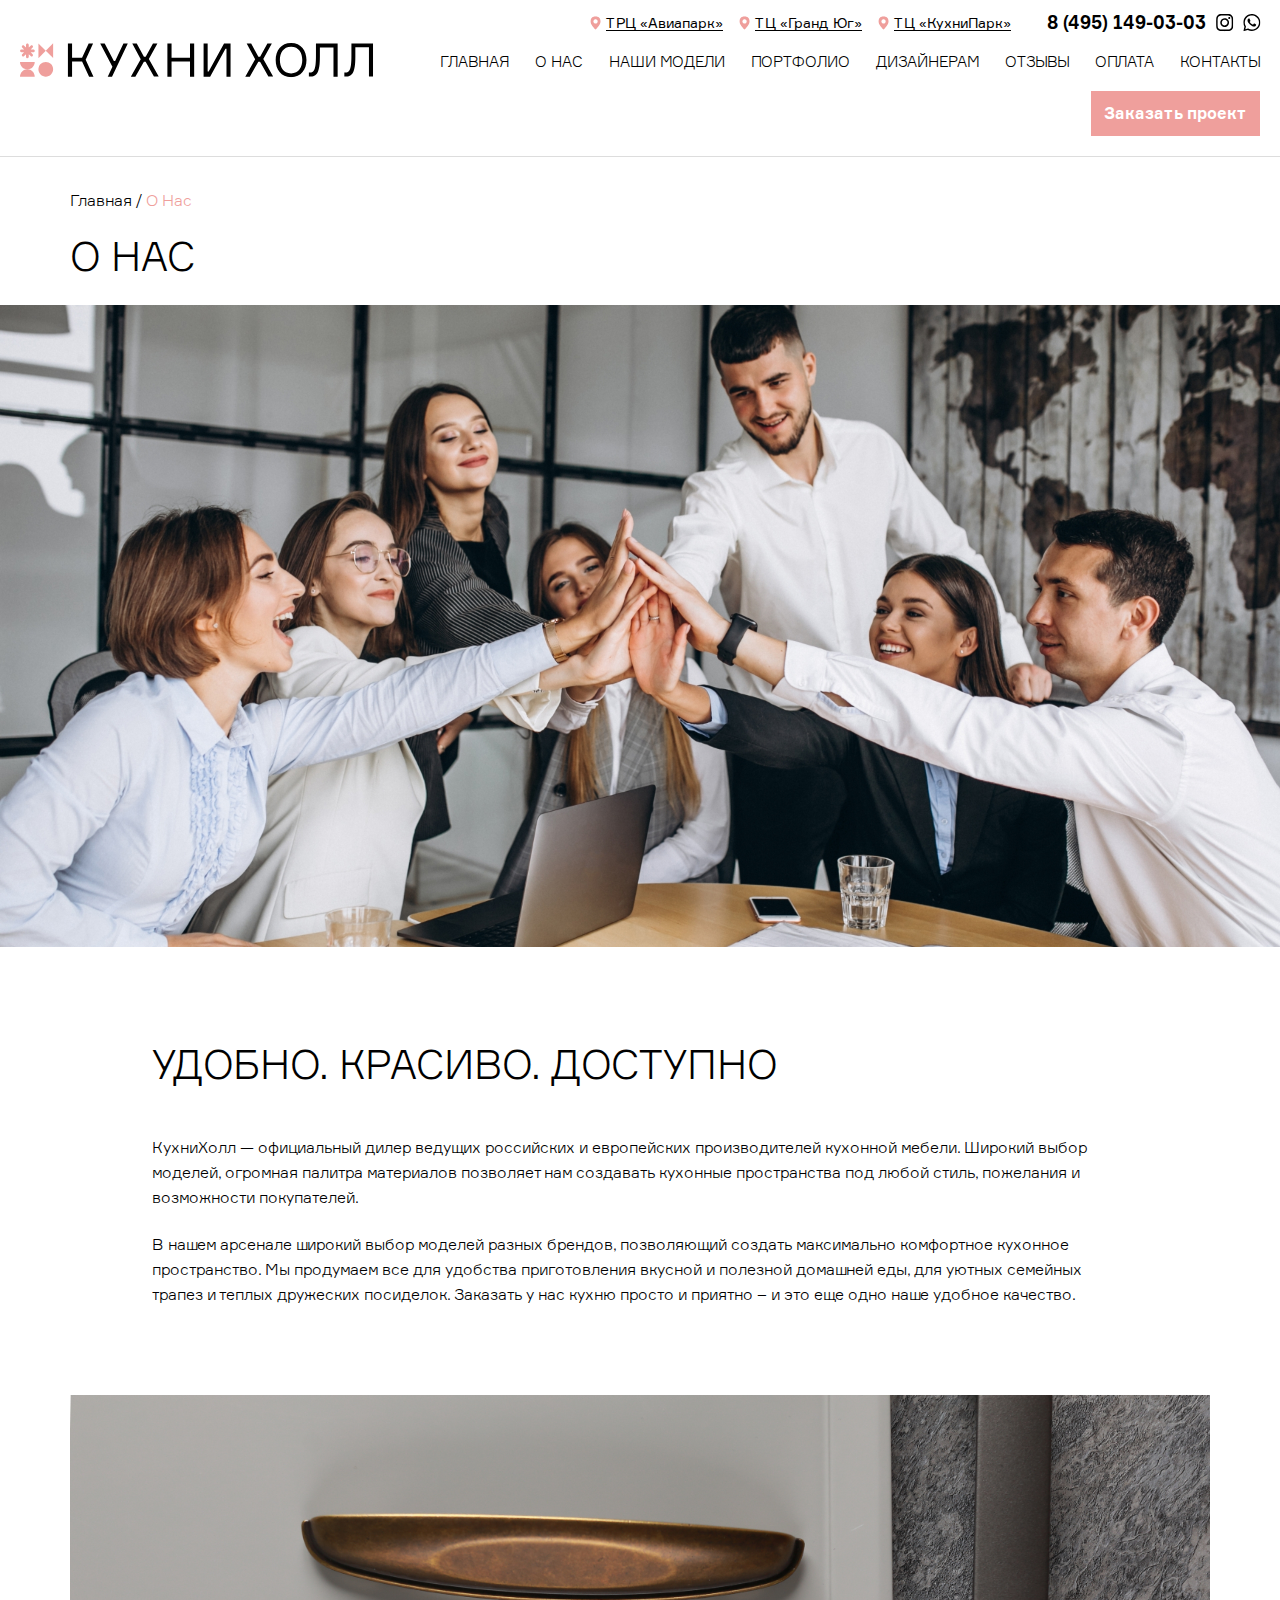
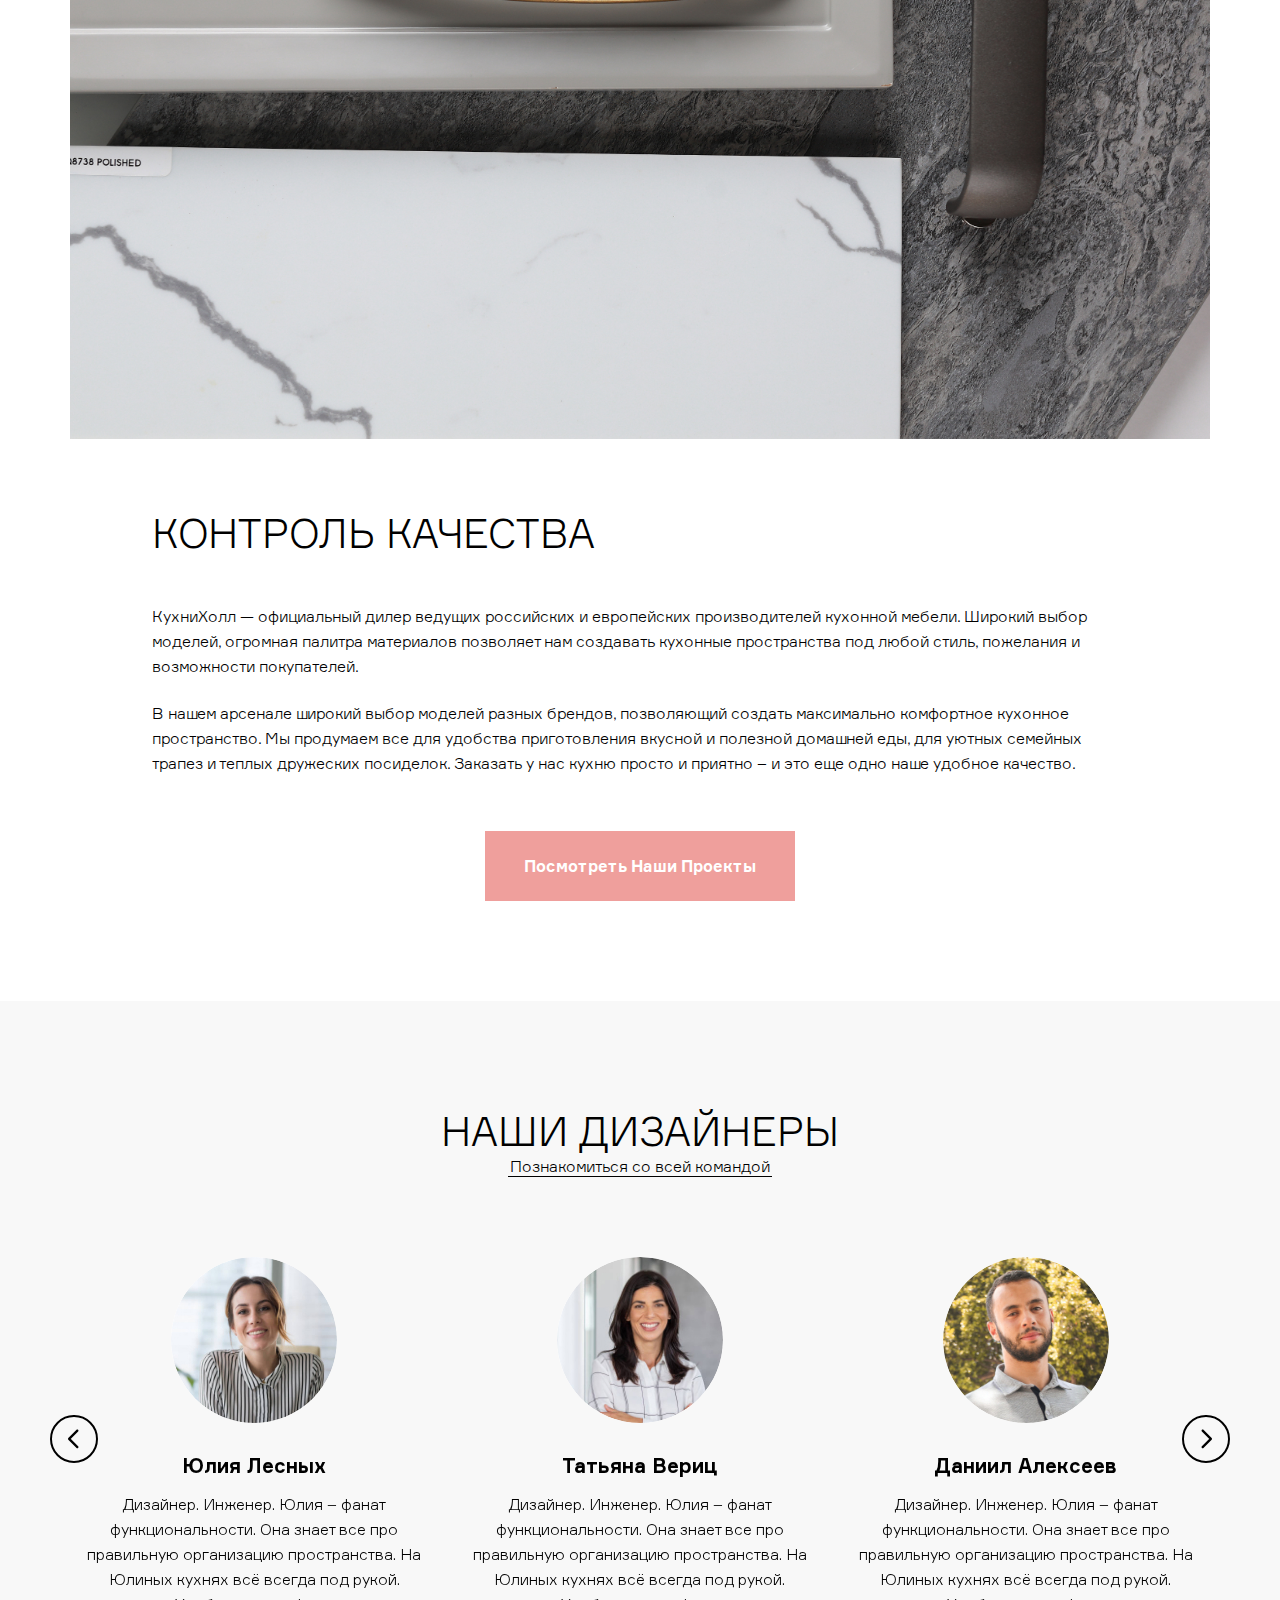
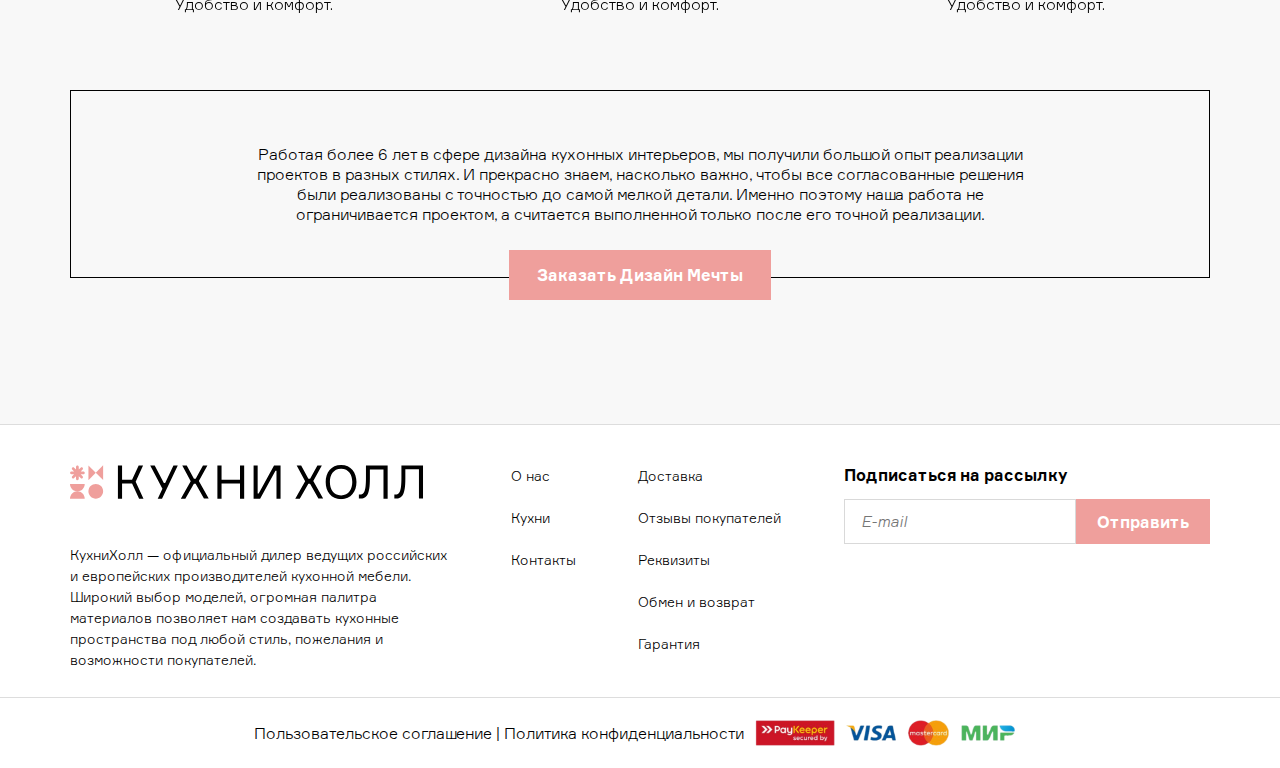
<file: about-us.html>
<!DOCTYPE html>
<html lang="en">
<head>
	<meta charset="UTF-8">
	<meta http-equiv="X-UA-Compatible" content="IE=edge">
	<meta name="viewport" content="width=device-width, initial-scale=1.0">
	<title>Кухни Холл — идеальная гарнитура</title>
	<link rel="stylesheet" href="css/swiper-bundle.min.css">
	<link rel="stylesheet" href="css/style.css">
	<link rel="icon" href="img/favicon.png">
</head>
<body>
	<div class="popup-offer">
		<div class="popup-offer__bg overlay-bg"></div>
		<div class="popup-offer__body">
			<button type="button" class="btn popup-offer__close close-popup-btn">
				<img src="img/popup-close-img.svg" alt="">
			</button>
			<h3 class="popup-offer__title">
				ЗАКАЗАТЬ проект
			</h3>
			<form action="#" class="popup-offer__form">
				<input type="text" class="popup-offer__input" placeholder="Как вас зовут?">
				<input type="number" class="popup-offer__input" placeholder="+7 _ _ _  _ _ _  _ _  _ _">
				<div class="popup-offer__input-wrapper">
					<input type="checkbox" class="popup-offer__checkbox" id="popup-offer__checkbox">
					<label for="popup-offer__checkbox"></label>
					<p class="popup-offer__text">
						Я даю согласие на обработку своих персональных данных
					</p>
				</div>
				<button type="submit" class="btn btn_primary popup-offer__btn">
					Заказать проект
				</button>
			</form>
		</div>
	</div>

	<div class="burger-menu" id="main-navigation">
		<div class="burger-menu__bg"></div>
		<div class="burger-menu__body">
			<button type="button" class="burger-menu__close">
				<img src="img/burger-btn__close.svg" alt="">
			</button>
			<button type="button" class="btn btn_primary burger-menu__btn popup-offer-btn-open">
				Заказать проект
			</button>
			<ul class="burger-menu__list">
				<li class="burger-menu__item">
					<a href="index.html" class="burger-menu__link">
						ГЛАВНАЯ
					</a>
				</li>
				<li class="burger-menu__item">
					<a href="about-us.html" class="burger-menu__link">
						О нас
					</a>
				</li>
				<li class="burger-menu__item">
					<a href="models.html" class="burger-menu__link">
						НАШИ Модели
					</a>
				</li>
				<li class="burger-menu__item">
					<a href="portfolio.html" class="burger-menu__link">
						Портфолио 
					</a>
				</li>
				<li class="burger-menu__item">
					<a href="designer.html" class="burger-menu__link">
						ДИЗАЙНЕРАМ
					</a>
				</li>
				<li class="burger-menu__item">
					<a href="review.html" class="burger-menu__link">
						Отзывы
					</a>
				</li>
				<li class="burger-menu__item">
					<a href="payment.html" class="burger-menu__link">
						Оплата 
					</a>
				</li>
				<li class="burger-menu__item">
					<a href="contact.html" class="burger-menu__link">
						Контакты 
					</a>
				</li>
			</ul>
			<ul class="burger-menu__location-list">
				<li class="burger-menu__location-item">
					<img src="img/bookmark-icon.svg" alt="">
					<span>ТРЦ «Авиапарк»</span>
				</li>
				<li class="burger-menu__location-item">
					<img src="img/bookmark-icon.svg" alt="">
					<span>ТЦ «Гранд Юг»</span>
				</li>
				<li class="burger-menu__location-item">
					<img src="img/bookmark-icon.svg" alt="">
					<span>ТЦ «КухниПарк»</span>
				</li>
			</ul>
		</div>
	</div>

	<header class="header" id="header">
		<div class="container">
			<div class="header-phone">
				<a href="#" class="header-phone__location">
					ТРЦ «Авиапарк»
				</a>
				<a href="#" class="header-phone__location">
					ТЦ «Гранд Юг»
				</a>
				<a href="#" class="header-phone__location">
					ТЦ «КухниПарк»
				</a>
				<a href="tel: 8 (495) 149-03-03" class="header-phone__link">
					8 (495) 149-03-03
				</a>
				<div class="header-phone__social">
					<a href="#" class="header-phone__social-item">
						<img src="img/instagram-small-icon.svg" alt="">
					</a>
					<a href="#" class="header-phone__social-item">
						<img src="img/whatsapp-small-icon.svg" alt="">
					</a>
				</div>
			</div>
			<nav class="nav">
				<a href="index.html" class="logo">
					<img src="img/logo.svg" alt="">
				</a>
				<ul class="menu">
					<li class="menu__item">
						<a href="index.html" class="menu__link">
							ГЛАВНАЯ
						</a>
					</li>
					<li class="menu__item">
						<a href="about-us.html" class="menu__link">
							О нас
						</a>
					</li>
					<li class="menu__item">
						<a href="models.html" class="menu__link">
							НАШИ Модели
						</a>
					</li>
					<li class="menu__item">
						<a href="portfolio.html" class="menu__link">
							Портфолио
						</a>
					</li>
					<li class="menu__item">
						<a href="designer.html" class="menu__link">
							ДИЗАЙНЕРАМ
						</a>
					</li>
					<li class="menu__item">
						<a href="review.html" class="menu__link">
							Отзывы
						</a>
					</li>
					<li class="menu__item">
						<a href="payment.html" class="menu__link">
							Оплата
						</a>
					</li>
					<li class="menu__item">
						<a href="contact.html" class="menu__link">
							Контакты
						</a>
					</li>
				</ul>
				<button type="button" class="btn btn_primary menu__btn popup-offer-btn-open">
					Заказать проект
				</button>
				<div class="nav__burger-wrapper">
					<a href="#" class="whatsapp-link">
						<img src="img/whatsapp-img.svg" alt="">
					</a>
					<button class="burger" type="button">
						<img src="img/burger-img.svg" alt="">
					</button>
				</div>
			</nav>
		</div>
	</header>

	<section class="about" id="about">
		<div class="container">
			<div class="breadcrumb">
				<a href="index.html" class="breadcrumb__link">Главная</a> / <a href="about-us.html" class="breadcrumb__link">О Нас</a>
			</div>
			<h2 class="section-title contact__title">
				О нас
			</h2>
		</div>
		<div class="about__img">
			<img src="img/about-full-img.jpg" alt="">
		</div>
	</section>

	<section class="comfortable" id="comfortable">
		<div class="container container_small">
			<h2 class="section-title comfortable__title">
				Удобно. Красиво. Доступно
			</h2>
			<div class="comfortable__content">
				<p class="comfortable__text">
					КухниХолл — официальный дилер ведущих российских и европейских производителей кухонной мебели. Широкий выбор моделей, огромная палитра материалов позволяет нам создавать кухонные пространства под любой стиль, пожелания и возможности покупателей.
				</p>
				<p class="comfortable__text">
					В нашем арсенале широкий выбор моделей разных брендов, позволяющий создать максимально комфортное кухонное пространство. Мы продумаем все для удобства приготовления вкусной и полезной домашней еды, для уютных семейных трапез и теплых дружеских посиделок. Заказать у нас кухню просто и приятно – и это еще одно наше удобное качество.
				</p>
			</div>
		</div>
		<div class="container">
			<div class="comfortable__img">
				<img src="img/comfortable-img.jpg" alt="">
			</div>
		</div>
	</section>

	<section class="control" id="control">
		<div class="container container_small">
			<h2 class="section-title control__title">
				Контроль качества
			</h2>
			<div class="control__content">
				<p class="control__text">
					КухниХолл — официальный дилер ведущих российских и европейских производителей кухонной мебели. Широкий выбор моделей, огромная палитра материалов позволяет нам создавать кухонные пространства под любой стиль, пожелания и возможности покупателей.
				</p>
				<p class="control__text">
					В нашем арсенале широкий выбор моделей разных брендов, позволяющий создать максимально комфортное кухонное пространство. Мы продумаем все для удобства приготовления вкусной и полезной домашней еды, для уютных семейных трапез и теплых дружеских посиделок. Заказать у нас кухню просто и приятно – и это еще одно наше удобное качество.
				</p>
			</div>
			<a href="portfolio.html" class="btn btn_primary control__btn">
				Посмотреть Наши Проекты
			</a>
		</div>
	</section>

	<section class="main-designer" id="main-designer">
		<div class="container">
			<h2 class="section-title main-designer__title">
				НАШИ ДИЗАЙНЕРЫ
			</h2>
			<a href="designer.html" class="main-designer__desc">
				Познакомиться со всей командой
			</a>
			<div class="sliderDesigner">
				<div class="swiper-container swiperDesigner">
					<div class="swiper-wrapper swiperDesigner__wrapper">
						<div class="swiper-slide swiperDesigner__slide">
							<div class="swiperDesigner__img">
								<img src="img/designer-face-img-1.jpg" alt="">
							</div>
							<p class="swiperDesigner__title">
								Юлия Лесных
							</p>
							<p class="swiperDesigner__text">
								Дизайнер. Инженер. Юлия – фанат функциональности. Она знает все про правильную организацию пространства. На Юлиных кухнях всё всегда под рукой. Удобство и комфорт.
							</p>
						</div>
						<div class="swiper-slide swiperDesigner__slide">
							<div class="swiperDesigner__img">
								<img src="img/designer-face-img-2.jpg" alt="">
							</div>
							<p class="swiperDesigner__title">
								Татьяна Вериц
							</p>
							<p class="swiperDesigner__text">
								Дизайнер. Инженер. Юлия – фанат функциональности. Она знает все про правильную организацию пространства. На Юлиных кухнях всё всегда под рукой. Удобство и комфорт.
							</p>
						</div>
						<div class="swiper-slide swiperDesigner__slide">
							<div class="swiperDesigner__img">
								<img src="img/designer-face-img-3.jpg" alt="">
							</div>
							<p class="swiperDesigner__title">
								Даниил Алексеев
							</p>
							<p class="swiperDesigner__text">
								Дизайнер. Инженер. Юлия – фанат функциональности. Она знает все про правильную организацию пространства. На Юлиных кухнях всё всегда под рукой. Удобство и комфорт.
							</p>
						</div>
						<div class="swiper-slide swiperDesigner__slide">
							<div class="swiperDesigner__img">
								<img src="img/designer-face-img-4.jpg" alt="">
							</div>
							<p class="swiperDesigner__title">
								Татьяна Фролова
							</p>
							<p class="swiperDesigner__text">
								Дизайнер. Инженер. Юлия – фанат функциональности. Она знает все про правильную организацию пространства. На Юлиных кухнях всё всегда под рукой. Удобство и комфорт.
							</p>
						</div>
					</div>
				</div>
				<div class="swiperDesigner__button-wrapper">
					<div class="swiper-button-prev swiperDesigner__prev"></div>
					<div class="swiper-button-next swiperDesigner__next"></div>
				</div>
			</div>
			<div class="dream-design">
				<p class="dream-design__text">
					Работая более 6 лет в сфере дизайна кухонных интерьеров, мы получили большой опыт реализации проектов в разных стилях. И прекрасно знаем, насколько важно, чтобы все согласованные решения были реализованы с точностью до самой мелкой детали. Именно поэтому наша работа не ограничивается проектом, а считается выполненной только после его точной реализации. 
				</p>
				<button type="button" class="btn btn_primary dream-design__btn popup-offer-btn-open">
					Заказать Дизайн Мечты
				</button>
			</div>
		</div>
	</section>

	<footer class="footer" id="footer">
		<div class="container">
			<div class="footer__wrapper">
				<div class="footer-logo">
					<a href="index.html" class="footer-logo__link">
						<img src="img/logo.svg" alt="">
					</a>
					<p class="footer-logo__text">
						КухниХолл — официальный дилер ведущих российских и европейских производителей кухонной мебели. Широкий выбор моделей, огромная палитра материалов позволяет нам создавать кухонные пространства под любой стиль, пожелания и возможности покупателей.
					</p>
				</div>
				<ul class="footer-list">
					<li class="footer-list__item">
						<a href="about-us.html" class="footer-list__link">
							О нас
						</a>
					</li>
					<li class="footer-list__item">
						<a href="models.html" class="footer-list__link">
							Кухни
						</a>
					</li>
					<li class="footer-list__item">
						<a href="contact.html" class="footer-list__link">
							Контакты
						</a>
					</li>
				</ul>
				<ul class="footer-list">
					<li class="footer-list__item">
						<a href="delivery.html" class="footer-list__link">
							Доставка
						</a>
					</li>
					<li class="footer-list__item">
						<a href="review.html" class="footer-list__link">
							Отзывы покупателей
						</a>
					</li>
					<li class="footer-list__item">
						<a href="payment.html" class="footer-list__link">
							Реквизиты
						</a>
					</li>
					<li class="footer-list__item">
						<a href="return.html" class="footer-list__link">
							Обмен и возврат
						</a>
					</li>
					<li class="footer-list__item">
						<a href="guarantee.html" class="footer-list__link">
							Гарантия
						</a>
					</li>
				</ul>
				<form action="#" class="footer-form">
					<p class="footer-form__title">
						Подписаться на рассылку
					</p>
					<div class="footer-form__input-wrapper">
						<input type="email" class="footer-form__input" placeholder="E-mail"><!--
						--><button type="submit" class="btn btn_primary footer-form__btn">
							Отправить
						</button>
					</div>
				</form>
			</div>
		</div>
		<div class="footer-right">
			<div class="footer-right__text">
				<a href="#">Пользовательское соглашение</a><span> | </span><a href="#">Политика конфиденциальности</a>
			</div>
			<div class="footer-right__img">
				<img src="img/payment-img.svg" alt="">
			</div>
		</div>
	</footer>

	<script src="js/swiper-bundle.min.js"></script>
	<script src="js/main.js"></script>
</body>
</html>
</file>
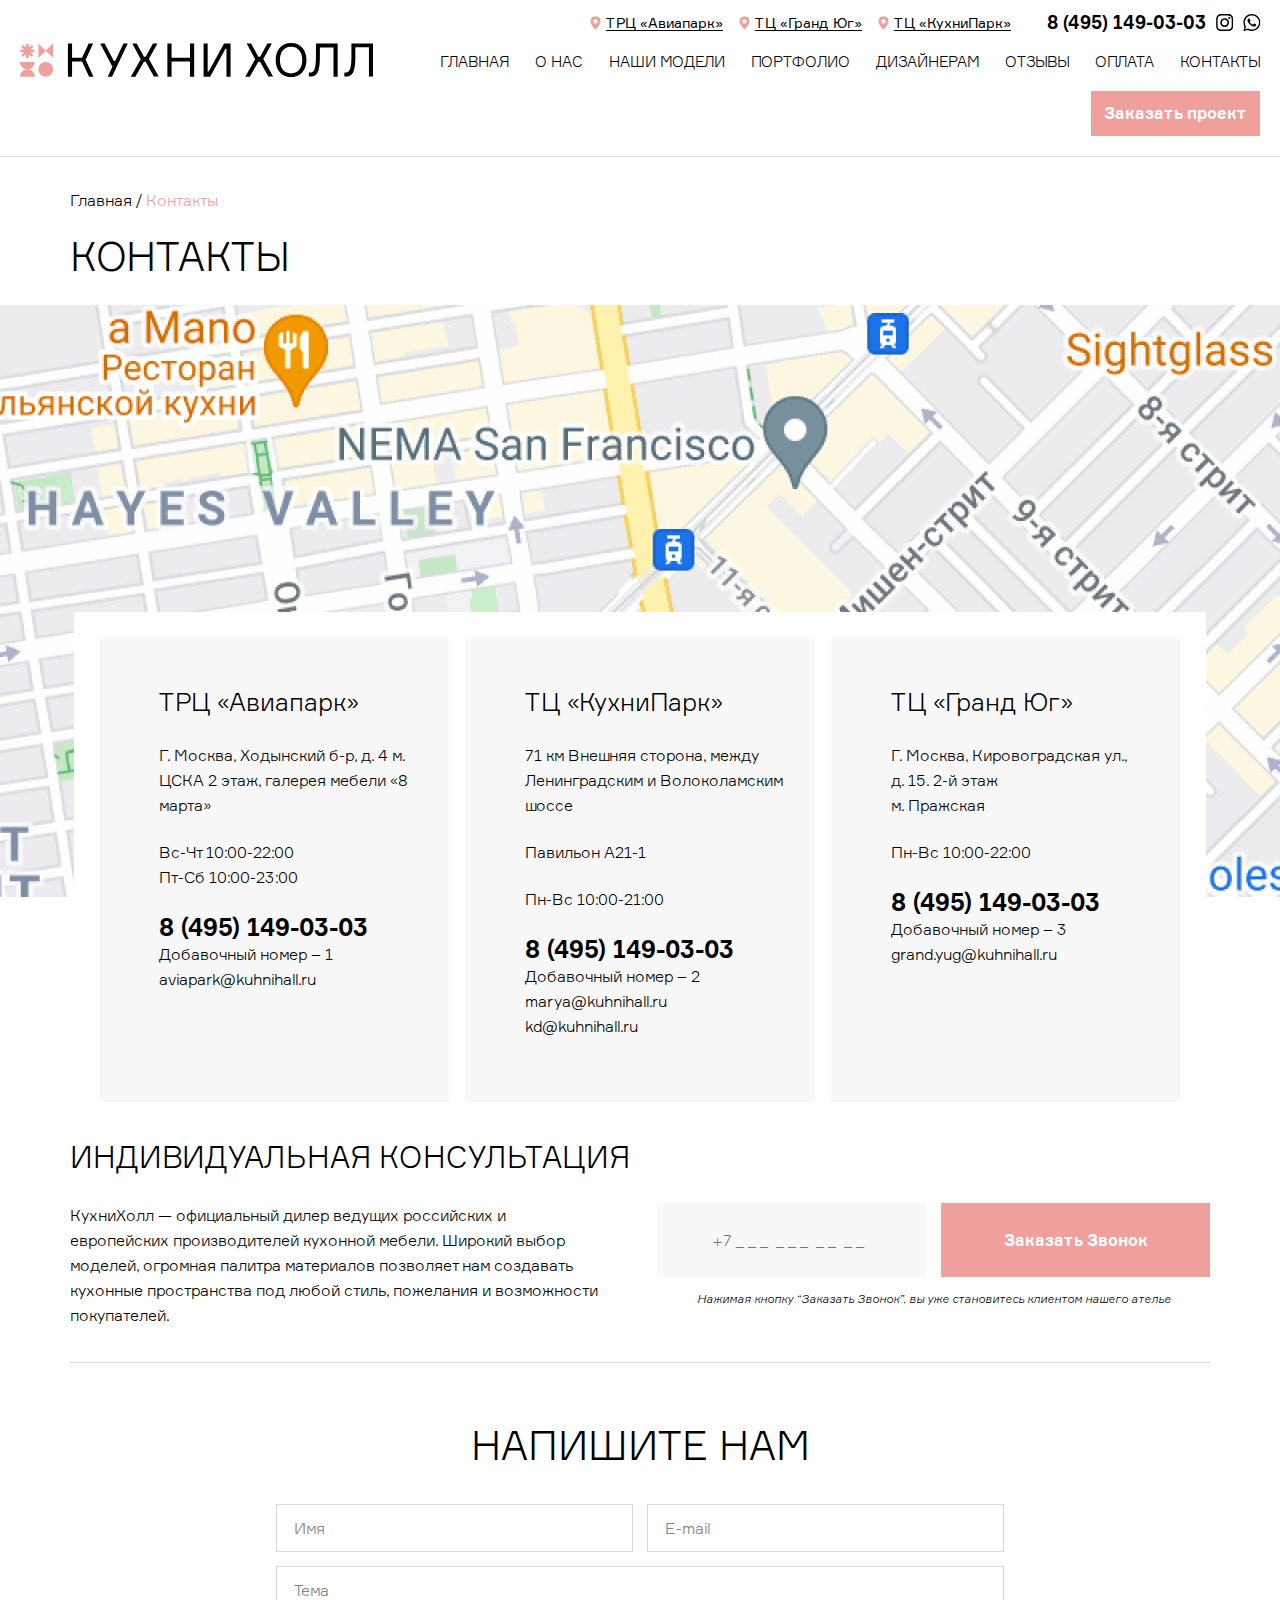
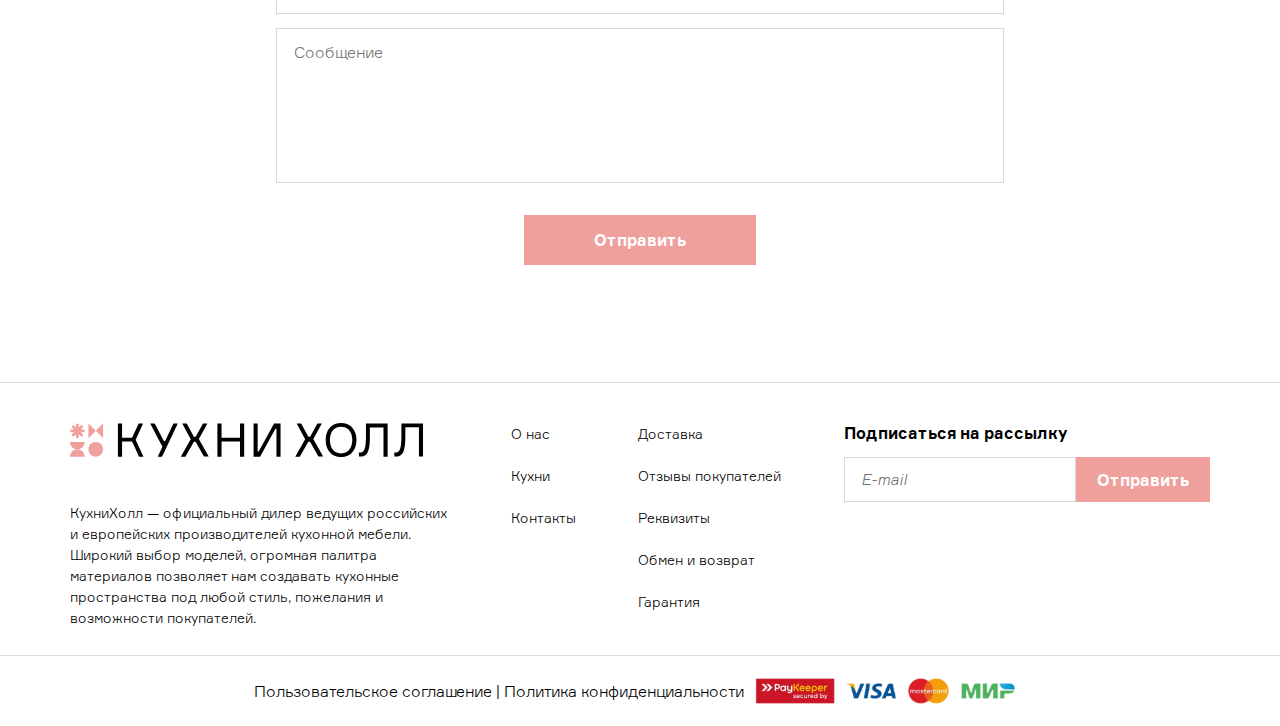
<file: contact.html>
<!DOCTYPE html>
<html lang="en">
<head>
	<meta charset="UTF-8">
	<meta http-equiv="X-UA-Compatible" content="IE=edge">
	<meta name="viewport" content="width=device-width, initial-scale=1.0">
	<title>Кухни Холл — идеальная гарнитура</title>
	<link rel="stylesheet" href="css/swiper-bundle.min.css">
	<link rel="stylesheet" href="css/style.css">
	<link rel="icon" href="img/favicon.png">
</head>
<body>
	<div class="popup-offer">
		<div class="popup-offer__bg overlay-bg"></div>
		<div class="popup-offer__body">
			<button type="button" class="btn popup-offer__close close-popup-btn">
				<img src="img/popup-close-img.svg" alt="">
			</button>
			<h3 class="popup-offer__title">
				ЗАКАЗАТЬ проект
			</h3>
			<form action="#" class="popup-offer__form">
				<input type="text" class="popup-offer__input" placeholder="Как вас зовут?">
				<input type="number" class="popup-offer__input" placeholder="+7 _ _ _  _ _ _  _ _  _ _">
				<div class="popup-offer__input-wrapper">
					<input type="checkbox" class="popup-offer__checkbox" id="popup-offer__checkbox">
					<label for="popup-offer__checkbox"></label>
					<p class="popup-offer__text">
						Я даю согласие на обработку своих персональных данных
					</p>
				</div>
				<button type="submit" class="btn btn_primary popup-offer__btn">
					Заказать проект
				</button>
			</form>
		</div>
	</div>

	<div class="burger-menu" id="main-navigation">
		<div class="burger-menu__bg"></div>
		<div class="burger-menu__body">
			<button type="button" class="burger-menu__close">
				<img src="img/burger-btn__close.svg" alt="">
			</button>
			<button type="button" class="btn btn_primary burger-menu__btn popup-offer-btn-open">
				Заказать проект
			</button>
			<ul class="burger-menu__list">
				<li class="burger-menu__item">
					<a href="index.html" class="burger-menu__link">
						ГЛАВНАЯ
					</a>
				</li>
				<li class="burger-menu__item">
					<a href="about-us.html" class="burger-menu__link">
						О нас
					</a>
				</li>
				<li class="burger-menu__item">
					<a href="models.html" class="burger-menu__link">
						НАШИ Модели
					</a>
				</li>
				<li class="burger-menu__item">
					<a href="portfolio.html" class="burger-menu__link">
						Портфолио 
					</a>
				</li>
				<li class="burger-menu__item">
					<a href="designer.html" class="burger-menu__link">
						ДИЗАЙНЕРАМ
					</a>
				</li>
				<li class="burger-menu__item">
					<a href="review.html" class="burger-menu__link">
						Отзывы
					</a>
				</li>
				<li class="burger-menu__item">
					<a href="payment.html" class="burger-menu__link">
						Оплата 
					</a>
				</li>
				<li class="burger-menu__item">
					<a href="contact.html" class="burger-menu__link">
						Контакты 
					</a>
				</li>
			</ul>
			<ul class="burger-menu__location-list">
				<li class="burger-menu__location-item">
					<img src="img/bookmark-icon.svg" alt="">
					<span>ТРЦ «Авиапарк»</span>
				</li>
				<li class="burger-menu__location-item">
					<img src="img/bookmark-icon.svg" alt="">
					<span>ТЦ «Гранд Юг»</span>
				</li>
				<li class="burger-menu__location-item">
					<img src="img/bookmark-icon.svg" alt="">
					<span>ТЦ «КухниПарк»</span>
				</li>
			</ul>
		</div>
	</div>

	<header class="header" id="header">
		<div class="container">
			<div class="header-phone">
				<a href="#" class="header-phone__location">
					ТРЦ «Авиапарк»
				</a>
				<a href="#" class="header-phone__location">
					ТЦ «Гранд Юг»
				</a>
				<a href="#" class="header-phone__location">
					ТЦ «КухниПарк»
				</a>
				<a href="tel: 8 (495) 149-03-03" class="header-phone__link">
					8 (495) 149-03-03
				</a>
				<div class="header-phone__social">
					<a href="#" class="header-phone__social-item">
						<img src="img/instagram-small-icon.svg" alt="">
					</a>
					<a href="#" class="header-phone__social-item">
						<img src="img/whatsapp-small-icon.svg" alt="">
					</a>
				</div>
			</div>
			<nav class="nav">
				<a href="index.html" class="logo">
					<img src="img/logo.svg" alt="">
				</a>
				<ul class="menu">
					<li class="menu__item">
						<a href="index.html" class="menu__link">
							ГЛАВНАЯ
						</a>
					</li>
					<li class="menu__item">
						<a href="about-us.html" class="menu__link">
							О нас
						</a>
					</li>
					<li class="menu__item">
						<a href="models.html" class="menu__link">
							НАШИ Модели
						</a>
					</li>
					<li class="menu__item">
						<a href="portfolio.html" class="menu__link">
							Портфолио
						</a>
					</li>
					<li class="menu__item">
						<a href="designer.html" class="menu__link">
							ДИЗАЙНЕРАМ
						</a>
					</li>
					<li class="menu__item">
						<a href="review.html" class="menu__link">
							Отзывы
						</a>
					</li>
					<li class="menu__item">
						<a href="payment.html" class="menu__link">
							Оплата
						</a>
					</li>
					<li class="menu__item">
						<a href="contact.html" class="menu__link">
							Контакты
						</a>
					</li>
				</ul>
				<button type="button" class="btn btn_primary menu__btn popup-offer-btn-open">
					Заказать проект
				</button>
				<div class="nav__burger-wrapper">
					<a href="#" class="whatsapp-link">
						<img src="img/whatsapp-img.svg" alt="">
					</a>
					<button class="burger" type="button">
						<img src="img/burger-img.svg" alt="">
					</button>
				</div>
			</nav>
		</div>
	</header>

	<section class="contact" id="contact">
		<div class="container">
			<div class="breadcrumb">
				<a href="index.html" class="breadcrumb__link">Главная</a> / <a href="contact.html" class="breadcrumb__link">Контакты</a>
			</div>
			<h2 class="section-title contact__title">
				КОНТАКТЫ
			</h2>
		</div>
	</section>

	<section class="map" id="map">
		<div class="container container_big">
			<div class="map__wrapper">
				<ul class="map-list">
					<li class="map-list__item">
						<h3 class="map-list__title">
							ТРЦ «Авиапарк»
						</h3>
						<div class="map-list__content">
							<p class="map-list__text">
								Г. Москва, Ходынский б-р, д. 4 м. ЦСКА 2 этаж, галерея мебели «8 марта»
							</p>
						</div>
						<div class="map-list__content">
							<p class="map-list__text">
								Вс-Чт 10:00-22:00
							</p>
							<p class="map-list__text">
								Пт-Сб 10:00-23:00
							</p>
						</div>
						<a href="tel: 8 (495) 149-03-03" class="map-list__phone">
							8 (495) 149-03-03
						</a>
						<div class="map-list__content">
							<p class="map-list__text">
								Добавочный номер – 1
							</p>
							<p class="map-list__text">
								aviapark@kuhnihall.ru
							</p>
						</div>
					</li>
					<li class="map-list__item">
						<h3 class="map-list__title">
							ТЦ «КухниПарк»
						</h3>
						<div class="map-list__content">
							<p class="map-list__text">
								71 км Внешняя сторона, между Ленинградским и Волоколамским шоссе
							</p>
						</div>
						<div class="map-list__content">
							<p class="map-list__text">
								Павильон А21-1
							</p>
						</div>
						<div class="map-list__content">
							<p class="map-list__text">
								Пн-Вс 10:00-21:00
							</p>
						</div>
						<a href="tel: 8 (495) 149-03-03" class="map-list__phone">
							8 (495) 149-03-03
						</a>
						<div class="map-list__content">
							<p class="map-list__text">
								Добавочный номер – 2
							</p>
							<p class="map-list__text">
								marya@kuhnihall.ru
							</p>
							<p class="map-list__text">
								kd@kuhnihall.ru
							</p>
						</div>
					</li>
					<li class="map-list__item">
						<h3 class="map-list__title">
							ТЦ «Гранд Юг»
						</h3>
						<div class="map-list__content">
							<p class="map-list__text">
								Г. Москва, Кировоградская ул.,
							</p>
							<p class="map-list__text">
								д. 15. 2-й этаж
							</p>
							<p class="map-list__text">
								м. Пражская
							</p>
						</div>
						<div class="map-list__content">
							<p class="map-list__text">
								Пн-Вс 10:00-22:00
							</p>
						</div>
						<a href="tel: 8 (495) 149-03-03" class="map-list__phone">
							8 (495) 149-03-03
						</a>
						<div class="map-list__content">
							<p class="map-list__text">
								Добавочный номер – 3
							</p>
							<p class="map-list__text">
								grand.yug@kuhnihall.ru
							</p>
						</div>
					</li>
				</ul>
			</div>
		</div>
	</section>
	
	<section class="alone" id="alone">
		<div class="container">
			<div class="alone__inner">
				<h3 class="alone__title">
					ИНДИВИДУАЛЬНАЯ КОНСУЛЬТАЦИЯ
				</h3>
				<div class="alone__wrapper">
					<div class="alone__left">
						<p class="alone__text">
							КухниХолл — официальный дилер ведущих российских и европейских производителей кухонной мебели. Широкий выбор моделей, огромная палитра материалов позволяет нам создавать кухонные пространства под любой стиль, пожелания и возможности покупателей.
						</p>
					</div>
					<div class="alone__right">
						<form action="#" class="alone__form">
							<div class="alone__input-wrapper">
								<input type="number" class="alone__input" placeholder="+7 _ _ _  _ _ _  _ _  _ _">
								<button type="submit" class="btn btn_primary alone__btn">
									Заказать Звонок
								</button>
							</div>
						</form>
						<p class="alone__desc">
							Нажимая кнопку “Заказать Звонок”, вы уже становитесь клиентом нашего ателье
						</p>
					</div>
				</div>
			</div>
		</div>
	</section>

	<section class="write" id="write">
		<div class="container container_very-small">
			<h2 class="section-title write__title">
				Напишите нам
			</h2>
			<form action="#" class="write__form">
				<div class="write__wrapper">
					<div class="write__input-wrapper">
						<input type="text" class="write__input" placeholder="Имя">
						<input type="email" class="write__input" placeholder="E-mail">
					</div>
					<input type="text" class="write__input" placeholder="Тема">
					<textarea class="write__textarea" placeholder="Сообщение"></textarea>
				</div>
				<button type="submit" class="btn btn_primary write__btn">
					Отправить
				</button>
			</form>
		</div>
	</section>

	<footer class="footer" id="footer">
		<div class="container">
			<div class="footer__wrapper">
				<div class="footer-logo">
					<a href="index.html" class="footer-logo__link">
						<img src="img/logo.svg" alt="">
					</a>
					<p class="footer-logo__text">
						КухниХолл — официальный дилер ведущих российских и европейских производителей кухонной мебели. Широкий выбор моделей, огромная палитра материалов позволяет нам создавать кухонные пространства под любой стиль, пожелания и возможности покупателей.
					</p>
				</div>
				<ul class="footer-list">
					<li class="footer-list__item">
						<a href="about-us.html" class="footer-list__link">
							О нас
						</a>
					</li>
					<li class="footer-list__item">
						<a href="models.html" class="footer-list__link">
							Кухни
						</a>
					</li>
					<li class="footer-list__item">
						<a href="contact.html" class="footer-list__link">
							Контакты
						</a>
					</li>
				</ul>
				<ul class="footer-list">
					<li class="footer-list__item">
						<a href="delivery.html" class="footer-list__link">
							Доставка
						</a>
					</li>
					<li class="footer-list__item">
						<a href="review.html" class="footer-list__link">
							Отзывы покупателей
						</a>
					</li>
					<li class="footer-list__item">
						<a href="payment.html" class="footer-list__link">
							Реквизиты
						</a>
					</li>
					<li class="footer-list__item">
						<a href="return.html" class="footer-list__link">
							Обмен и возврат
						</a>
					</li>
					<li class="footer-list__item">
						<a href="guarantee.html" class="footer-list__link">
							Гарантия
						</a>
					</li>
				</ul>
				<form action="#" class="footer-form">
					<p class="footer-form__title">
						Подписаться на рассылку
					</p>
					<div class="footer-form__input-wrapper">
						<input type="email" class="footer-form__input" placeholder="E-mail"><!--
						--><button type="submit" class="btn btn_primary footer-form__btn">
							Отправить
						</button>
					</div>
				</form>
			</div>
		</div>
		<div class="footer-right">
			<div class="footer-right__text">
				<a href="#">Пользовательское соглашение</a><span> | </span><a href="#">Политика конфиденциальности</a>
			</div>
			<div class="footer-right__img">
				<img src="img/payment-img.svg" alt="">
			</div>
		</div>
	</footer>

	<script src="js/swiper-bundle.min.js"></script>
	<script src="js/main.js"></script>
</body>
</html>
</file>
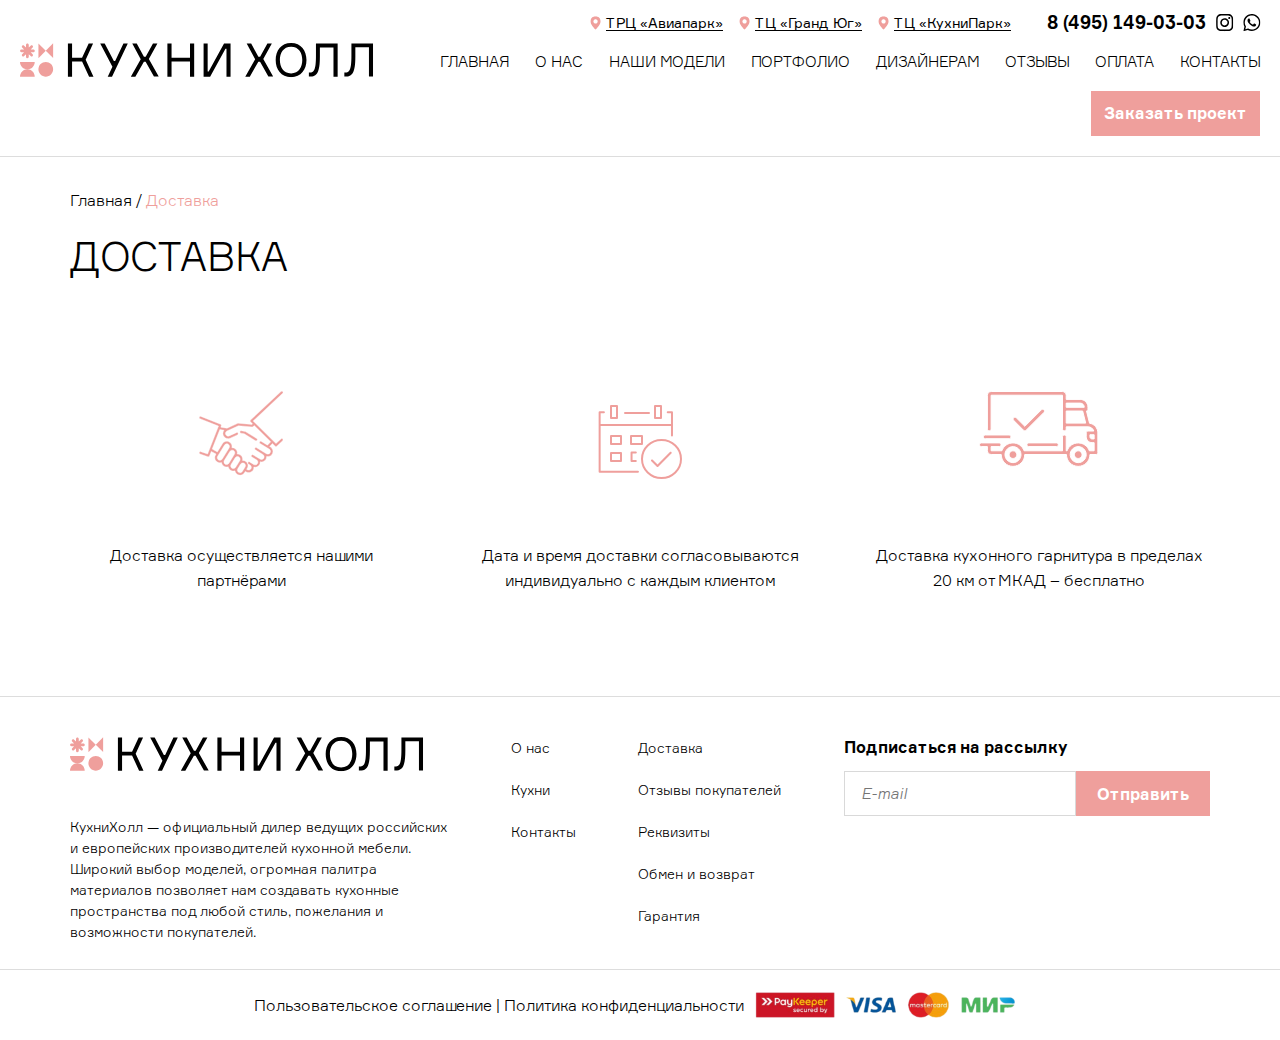
<file: delivery.html>
<!DOCTYPE html>
<html lang="en">
<head>
	<meta charset="UTF-8">
	<meta http-equiv="X-UA-Compatible" content="IE=edge">
	<meta name="viewport" content="width=device-width, initial-scale=1.0">
	<title>Кухни Холл — идеальная гарнитура</title>
	<link rel="stylesheet" href="css/swiper-bundle.min.css">
	<link rel="stylesheet" href="css/style.css">
	<link rel="icon" href="img/favicon.png">
</head>
<body>
	<div class="popup-offer">
		<div class="popup-offer__bg overlay-bg"></div>
		<div class="popup-offer__body">
			<button type="button" class="btn popup-offer__close close-popup-btn">
				<img src="img/popup-close-img.svg" alt="">
			</button>
			<h3 class="popup-offer__title">
				ЗАКАЗАТЬ проект
			</h3>
			<form action="#" class="popup-offer__form">
				<input type="text" class="popup-offer__input" placeholder="Как вас зовут?">
				<input type="number" class="popup-offer__input" placeholder="+7 _ _ _  _ _ _  _ _  _ _">
				<div class="popup-offer__input-wrapper">
					<input type="checkbox" class="popup-offer__checkbox" id="popup-offer__checkbox">
					<label for="popup-offer__checkbox"></label>
					<p class="popup-offer__text">
						Я даю согласие на обработку своих персональных данных
					</p>
				</div>
				<button type="submit" class="btn btn_primary popup-offer__btn">
					Заказать проект
				</button>
			</form>
		</div>
	</div>

	<div class="burger-menu" id="main-navigation">
		<div class="burger-menu__bg"></div>
		<div class="burger-menu__body">
			<button type="button" class="burger-menu__close">
				<img src="img/burger-btn__close.svg" alt="">
			</button>
			<button type="button" class="btn btn_primary burger-menu__btn popup-offer-btn-open">
				Заказать проект
			</button>
			<ul class="burger-menu__list">
				<li class="burger-menu__item">
					<a href="index.html" class="burger-menu__link">
						ГЛАВНАЯ
					</a>
				</li>
				<li class="burger-menu__item">
					<a href="about-us.html" class="burger-menu__link">
						О нас
					</a>
				</li>
				<li class="burger-menu__item">
					<a href="models.html" class="burger-menu__link">
						НАШИ Модели
					</a>
				</li>
				<li class="burger-menu__item">
					<a href="portfolio.html" class="burger-menu__link">
						Портфолио 
					</a>
				</li>
				<li class="burger-menu__item">
					<a href="designer.html" class="burger-menu__link">
						ДИЗАЙНЕРАМ
					</a>
				</li>
				<li class="burger-menu__item">
					<a href="review.html" class="burger-menu__link">
						Отзывы
					</a>
				</li>
				<li class="burger-menu__item">
					<a href="payment.html" class="burger-menu__link">
						Оплата 
					</a>
				</li>
				<li class="burger-menu__item">
					<a href="contact.html" class="burger-menu__link">
						Контакты 
					</a>
				</li>
			</ul>
			<ul class="burger-menu__location-list">
				<li class="burger-menu__location-item">
					<img src="img/bookmark-icon.svg" alt="">
					<span>ТРЦ «Авиапарк»</span>
				</li>
				<li class="burger-menu__location-item">
					<img src="img/bookmark-icon.svg" alt="">
					<span>ТЦ «Гранд Юг»</span>
				</li>
				<li class="burger-menu__location-item">
					<img src="img/bookmark-icon.svg" alt="">
					<span>ТЦ «КухниПарк»</span>
				</li>
			</ul>
		</div>
	</div>

	<header class="header" id="header">
		<div class="container">
			<div class="header-phone">
				<a href="#" class="header-phone__location">
					ТРЦ «Авиапарк»
				</a>
				<a href="#" class="header-phone__location">
					ТЦ «Гранд Юг»
				</a>
				<a href="#" class="header-phone__location">
					ТЦ «КухниПарк»
				</a>
				<a href="tel: 8 (495) 149-03-03" class="header-phone__link">
					8 (495) 149-03-03
				</a>
				<div class="header-phone__social">
					<a href="#" class="header-phone__social-item">
						<img src="img/instagram-small-icon.svg" alt="">
					</a>
					<a href="#" class="header-phone__social-item">
						<img src="img/whatsapp-small-icon.svg" alt="">
					</a>
				</div>
			</div>
			<nav class="nav">
				<a href="index.html" class="logo">
					<img src="img/logo.svg" alt="">
				</a>
				<ul class="menu">
					<li class="menu__item">
						<a href="index.html" class="menu__link">
							ГЛАВНАЯ
						</a>
					</li>
					<li class="menu__item">
						<a href="about-us.html" class="menu__link">
							О нас
						</a>
					</li>
					<li class="menu__item">
						<a href="models.html" class="menu__link">
							НАШИ Модели
						</a>
					</li>
					<li class="menu__item">
						<a href="portfolio.html" class="menu__link">
							Портфолио
						</a>
					</li>
					<li class="menu__item">
						<a href="designer.html" class="menu__link">
							ДИЗАЙНЕРАМ
						</a>
					</li>
					<li class="menu__item">
						<a href="review.html" class="menu__link">
							Отзывы
						</a>
					</li>
					<li class="menu__item">
						<a href="payment.html" class="menu__link">
							Оплата
						</a>
					</li>
					<li class="menu__item">
						<a href="contact.html" class="menu__link">
							Контакты
						</a>
					</li>
				</ul>
				<button type="button" class="btn btn_primary menu__btn popup-offer-btn-open">
					Заказать проект
				</button>
				<div class="nav__burger-wrapper">
					<a href="#" class="whatsapp-link">
						<img src="img/whatsapp-img.svg" alt="">
					</a>
					<button class="burger" type="button">
						<img src="img/burger-img.svg" alt="">
					</button>
				</div>
			</nav>
		</div>
	</header>

	<section class="delivery" id="delivery">
		<div class="container">
			<div class="breadcrumb">
				<a href="index.html" class="breadcrumb__link">Главная</a> / <a href="delivery.html" class="breadcrumb__link">Доставка</a>
			</div>
			<h2 class="section-title delivery__title">
				Доставка
			</h2>
			<ul class="features-grid delivery-grid">
				<li class="features-grid__item delivery-grid__item">
					<div class="delivery-grid__img">
						<img src="img/delivery-list-img-1.svg" alt="">
					</div>
					<p class="features-grid__text delivery-grid__text">
						Доставка осуществляется нашими партнёрами 
					</p>
				</li>
				<li class="features-grid__item delivery-grid__item">
					<div class="delivery-grid__img">
						<img src="img/delivery-list-img-2.svg" alt="">
					</div>
					<p class="features-grid__text delivery-grid__text">
						Дата и время доставки согласовываются индивидуально с каждым клиентом 
					</p>
				</li>
				<li class="features-grid__item delivery-grid__item">
					<div class="delivery-grid__img">
						<img src="img/delivery-list-img-3.svg" alt="">
					</div>
					<p class="features-grid__text delivery-grid__text">
						Доставка кухонного гарнитура в пределах 20 км от МКАД – бесплатно
					</p>
				</li>
			</ul>
		</div>
	</section>

	<footer class="footer" id="footer">
		<div class="container">
			<div class="footer__wrapper">
				<div class="footer-logo">
					<a href="index.html" class="footer-logo__link">
						<img src="img/logo.svg" alt="">
					</a>
					<p class="footer-logo__text">
						КухниХолл — официальный дилер ведущих российских и европейских производителей кухонной мебели. Широкий выбор моделей, огромная палитра материалов позволяет нам создавать кухонные пространства под любой стиль, пожелания и возможности покупателей.
					</p>
				</div>
				<ul class="footer-list">
					<li class="footer-list__item">
						<a href="about-us.html" class="footer-list__link">
							О нас
						</a>
					</li>
					<li class="footer-list__item">
						<a href="models.html" class="footer-list__link">
							Кухни
						</a>
					</li>
					<li class="footer-list__item">
						<a href="contact.html" class="footer-list__link">
							Контакты
						</a>
					</li>
				</ul>
				<ul class="footer-list">
					<li class="footer-list__item">
						<a href="delivery.html" class="footer-list__link">
							Доставка
						</a>
					</li>
					<li class="footer-list__item">
						<a href="review.html" class="footer-list__link">
							Отзывы покупателей
						</a>
					</li>
					<li class="footer-list__item">
						<a href="payment.html" class="footer-list__link">
							Реквизиты
						</a>
					</li>
					<li class="footer-list__item">
						<a href="return.html" class="footer-list__link">
							Обмен и возврат
						</a>
					</li>
					<li class="footer-list__item">
						<a href="guarantee.html" class="footer-list__link">
							Гарантия
						</a>
					</li>
				</ul>
				<form action="#" class="footer-form">
					<p class="footer-form__title">
						Подписаться на рассылку
					</p>
					<div class="footer-form__input-wrapper">
						<input type="email" class="footer-form__input" placeholder="E-mail"><!--
						--><button type="submit" class="btn btn_primary footer-form__btn">
							Отправить
						</button>
					</div>
				</form>
			</div>
		</div>
		<div class="footer-right">
			<div class="footer-right__text">
				<a href="#">Пользовательское соглашение</a><span> | </span><a href="#">Политика конфиденциальности</a>
			</div>
			<div class="footer-right__img">
				<img src="img/payment-img.svg" alt="">
			</div>
		</div>
	</footer>

	<script src="js/swiper-bundle.min.js"></script>
	<script src="js/main.js"></script>
</body>
</html>
</file>
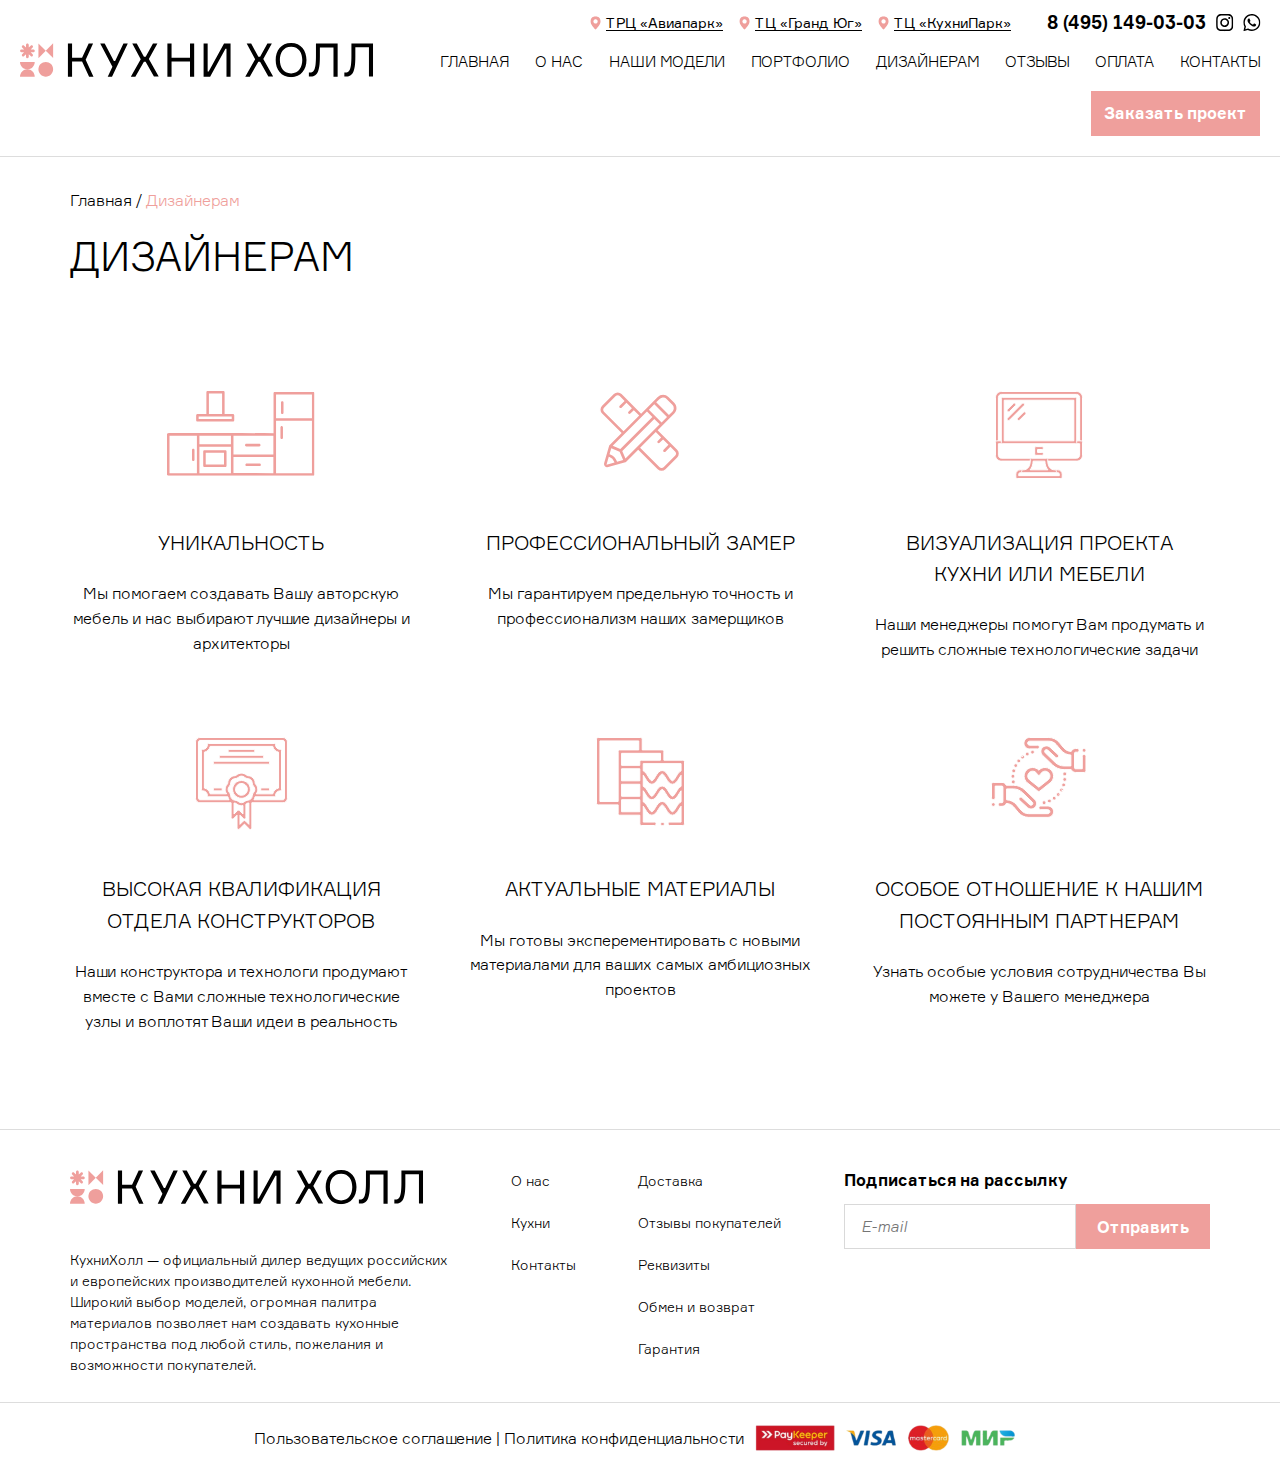
<file: designer.html>
<!DOCTYPE html>
<html lang="en">
<head>
	<meta charset="UTF-8">
	<meta http-equiv="X-UA-Compatible" content="IE=edge">
	<meta name="viewport" content="width=device-width, initial-scale=1.0">
	<title>Кухни Холл — идеальная гарнитура</title>
	<link rel="stylesheet" href="css/swiper-bundle.min.css">
	<link rel="stylesheet" href="css/style.css">
	<link rel="icon" href="img/favicon.png">
</head>
<body>
	<div class="popup-offer">
		<div class="popup-offer__bg overlay-bg"></div>
		<div class="popup-offer__body">
			<button type="button" class="btn popup-offer__close close-popup-btn">
				<img src="img/popup-close-img.svg" alt="">
			</button>
			<h3 class="popup-offer__title">
				ЗАКАЗАТЬ проект
			</h3>
			<form action="#" class="popup-offer__form">
				<input type="text" class="popup-offer__input" placeholder="Как вас зовут?">
				<input type="number" class="popup-offer__input" placeholder="+7 _ _ _  _ _ _  _ _  _ _">
				<div class="popup-offer__input-wrapper">
					<input type="checkbox" class="popup-offer__checkbox" id="popup-offer__checkbox">
					<label for="popup-offer__checkbox"></label>
					<p class="popup-offer__text">
						Я даю согласие на обработку своих персональных данных
					</p>
				</div>
				<button type="submit" class="btn btn_primary popup-offer__btn">
					Заказать проект
				</button>
			</form>
		</div>
	</div>

	<div class="burger-menu" id="main-navigation">
		<div class="burger-menu__bg"></div>
		<div class="burger-menu__body">
			<button type="button" class="burger-menu__close">
				<img src="img/burger-btn__close.svg" alt="">
			</button>
			<button type="button" class="btn btn_primary burger-menu__btn popup-offer-btn-open">
				Заказать проект
			</button>
			<ul class="burger-menu__list">
				<li class="burger-menu__item">
					<a href="index.html" class="burger-menu__link">
						ГЛАВНАЯ
					</a>
				</li>
				<li class="burger-menu__item">
					<a href="about-us.html" class="burger-menu__link">
						О нас
					</a>
				</li>
				<li class="burger-menu__item">
					<a href="models.html" class="burger-menu__link">
						НАШИ Модели
					</a>
				</li>
				<li class="burger-menu__item">
					<a href="portfolio.html" class="burger-menu__link">
						Портфолио 
					</a>
				</li>
				<li class="burger-menu__item">
					<a href="designer.html" class="burger-menu__link">
						ДИЗАЙНЕРАМ
					</a>
				</li>
				<li class="burger-menu__item">
					<a href="review.html" class="burger-menu__link">
						Отзывы
					</a>
				</li>
				<li class="burger-menu__item">
					<a href="payment.html" class="burger-menu__link">
						Оплата 
					</a>
				</li>
				<li class="burger-menu__item">
					<a href="contact.html" class="burger-menu__link">
						Контакты 
					</a>
				</li>
			</ul>
			<ul class="burger-menu__location-list">
				<li class="burger-menu__location-item">
					<img src="img/bookmark-icon.svg" alt="">
					<span>ТРЦ «Авиапарк»</span>
				</li>
				<li class="burger-menu__location-item">
					<img src="img/bookmark-icon.svg" alt="">
					<span>ТЦ «Гранд Юг»</span>
				</li>
				<li class="burger-menu__location-item">
					<img src="img/bookmark-icon.svg" alt="">
					<span>ТЦ «КухниПарк»</span>
				</li>
			</ul>
		</div>
	</div>

	<header class="header" id="header">
		<div class="container">
			<div class="header-phone">
				<a href="#" class="header-phone__location">
					ТРЦ «Авиапарк»
				</a>
				<a href="#" class="header-phone__location">
					ТЦ «Гранд Юг»
				</a>
				<a href="#" class="header-phone__location">
					ТЦ «КухниПарк»
				</a>
				<a href="tel: 8 (495) 149-03-03" class="header-phone__link">
					8 (495) 149-03-03
				</a>
				<div class="header-phone__social">
					<a href="#" class="header-phone__social-item">
						<img src="img/instagram-small-icon.svg" alt="">
					</a>
					<a href="#" class="header-phone__social-item">
						<img src="img/whatsapp-small-icon.svg" alt="">
					</a>
				</div>
			</div>
			<nav class="nav">
				<a href="index.html" class="logo">
					<img src="img/logo.svg" alt="">
				</a>
				<ul class="menu">
					<li class="menu__item">
						<a href="index.html" class="menu__link">
							ГЛАВНАЯ
						</a>
					</li>
					<li class="menu__item">
						<a href="about-us.html" class="menu__link">
							О нас
						</a>
					</li>
					<li class="menu__item">
						<a href="models.html" class="menu__link">
							НАШИ Модели
						</a>
					</li>
					<li class="menu__item">
						<a href="portfolio.html" class="menu__link">
							Портфолио
						</a>
					</li>
					<li class="menu__item">
						<a href="designer.html" class="menu__link">
							ДИЗАЙНЕРАМ
						</a>
					</li>
					<li class="menu__item">
						<a href="review.html" class="menu__link">
							Отзывы
						</a>
					</li>
					<li class="menu__item">
						<a href="payment.html" class="menu__link">
							Оплата
						</a>
					</li>
					<li class="menu__item">
						<a href="contact.html" class="menu__link">
							Контакты
						</a>
					</li>
				</ul>
				<button type="button" class="btn btn_primary menu__btn popup-offer-btn-open">
					Заказать проект
				</button>
				<div class="nav__burger-wrapper">
					<a href="#" class="whatsapp-link">
						<img src="img/whatsapp-img.svg" alt="">
					</a>
					<button class="burger" type="button">
						<img src="img/burger-img.svg" alt="">
					</button>
				</div>
			</nav>
		</div>
	</header>

	<section class="design" id="design">
		<div class="container">
			<div class="breadcrumb">
				<a href="index.html" class="breadcrumb__link">Главная</a> / <a href="designer.html" class="breadcrumb__link">Дизайнерам</a>
			</div>
			<h2 class="section-title design__title">
				Дизайнерам
			</h2>
			<ul class="features-grid features-grid_big design-grid">
				<li class="features-grid__item design-grid__item">
					<div class="design-grid__img">
						<img src="img/design-list-img-1.svg" alt="">
					</div>
					<h3 class="design-grid__title">
						УНИКАЛЬНОСТЬ
					</h3>
					<p class="features-grid__text design-grid__text">
						Мы помогаем создавать Вашу авторскую мебель и нас выбирают лучшие дизайнеры и архитекторы
					</p>
				</li>
				<li class="features-grid__item design-grid__item">
					<div class="design-grid__img">
						<img src="img/design-list-img-2.svg" alt="">
					</div>
					<h3 class="design-grid__title">
						ПРОФЕССИОНАЛЬНЫЙ ЗАМЕР
					</h3>
					<p class="features-grid__text design-grid__text">
						Мы гарантируем предельную точность и профессионализм наших замерщиков
					</p>
				</li>
				<li class="features-grid__item design-grid__item">
					<div class="design-grid__img">
						<img src="img/design-list-img-3.svg" alt="">
					</div>
					<h3 class="design-grid__title">
						ВИЗУАЛИЗАЦИЯ ПРОЕКТА КУХНИ ИЛИ МЕБЕЛИ
					</h3>
					<p class="features-grid__text design-grid__text">
						Наши менеджеры помогут Вам продумать и решить сложные технологические задачи
					</p>
				</li>
				<li class="features-grid__item design-grid__item">
					<div class="design-grid__img">
						<img src="img/design-list-img-4.svg" alt="">
					</div>
					<h3 class="design-grid__title">
						ВЫСОКАЯ КВАЛИФИКАЦИЯ ОТДЕЛА КОНСТРУКТОРОВ
					</h3>
					<p class="features-grid__text design-grid__text">
						Наши конструктора и технологи продумают вместе с Вами сложные технологические узлы и воплотят Ваши идеи в реальность
					</p>
				</li>
				<li class="features-grid__item design-grid__item">
					<div class="design-grid__img">
						<img src="img/design-list-img-5.svg" alt="">
					</div>
					<h3 class="design-grid__title">
						АКТУАЛЬНЫЕ МАТЕРИАЛЫ
					</h3>
					<p class="features-grid__text design-grid__text">
						Мы готовы эксперементировать с новыми материалами для ваших самых амбициозных проектов
					</p>
				</li>
				<li class="features-grid__item design-grid__item">
					<div class="design-grid__img">
						<img src="img/design-list-img-6.svg" alt="">
					</div>
					<h3 class="design-grid__title">
						ОСОБОЕ ОТНОШЕНИЕ К НАШИМ ПОСТОЯННЫМ ПАРТНЕРАМ
					</h3>
					<p class="features-grid__text design-grid__text">
						Узнать особые условия сотрудничества Вы можете у Вашего менеджера
					</p>
				</li>
			</ul>
		</div>
	</section>

	<footer class="footer" id="footer">
		<div class="container">
			<div class="footer__wrapper">
				<div class="footer-logo">
					<a href="index.html" class="footer-logo__link">
						<img src="img/logo.svg" alt="">
					</a>
					<p class="footer-logo__text">
						КухниХолл — официальный дилер ведущих российских и европейских производителей кухонной мебели. Широкий выбор моделей, огромная палитра материалов позволяет нам создавать кухонные пространства под любой стиль, пожелания и возможности покупателей.
					</p>
				</div>
				<ul class="footer-list">
					<li class="footer-list__item">
						<a href="about-us.html" class="footer-list__link">
							О нас
						</a>
					</li>
					<li class="footer-list__item">
						<a href="models.html" class="footer-list__link">
							Кухни
						</a>
					</li>
					<li class="footer-list__item">
						<a href="contact.html" class="footer-list__link">
							Контакты
						</a>
					</li>
				</ul>
				<ul class="footer-list">
					<li class="footer-list__item">
						<a href="delivery.html" class="footer-list__link">
							Доставка
						</a>
					</li>
					<li class="footer-list__item">
						<a href="review.html" class="footer-list__link">
							Отзывы покупателей
						</a>
					</li>
					<li class="footer-list__item">
						<a href="payment.html" class="footer-list__link">
							Реквизиты
						</a>
					</li>
					<li class="footer-list__item">
						<a href="return.html" class="footer-list__link">
							Обмен и возврат
						</a>
					</li>
					<li class="footer-list__item">
						<a href="guarantee.html" class="footer-list__link">
							Гарантия
						</a>
					</li>
				</ul>
				<form action="#" class="footer-form">
					<p class="footer-form__title">
						Подписаться на рассылку
					</p>
					<div class="footer-form__input-wrapper">
						<input type="email" class="footer-form__input" placeholder="E-mail"><!--
						--><button type="submit" class="btn btn_primary footer-form__btn">
							Отправить
						</button>
					</div>
				</form>
			</div>
		</div>
		<div class="footer-right">
			<div class="footer-right__text">
				<a href="#">Пользовательское соглашение</a><span> | </span><a href="#">Политика конфиденциальности</a>
			</div>
			<div class="footer-right__img">
				<img src="img/payment-img.svg" alt="">
			</div>
		</div>
	</footer>

	<script src="js/swiper-bundle.min.js"></script>
	<script src="js/main.js"></script>
</body>
</html>
</file>
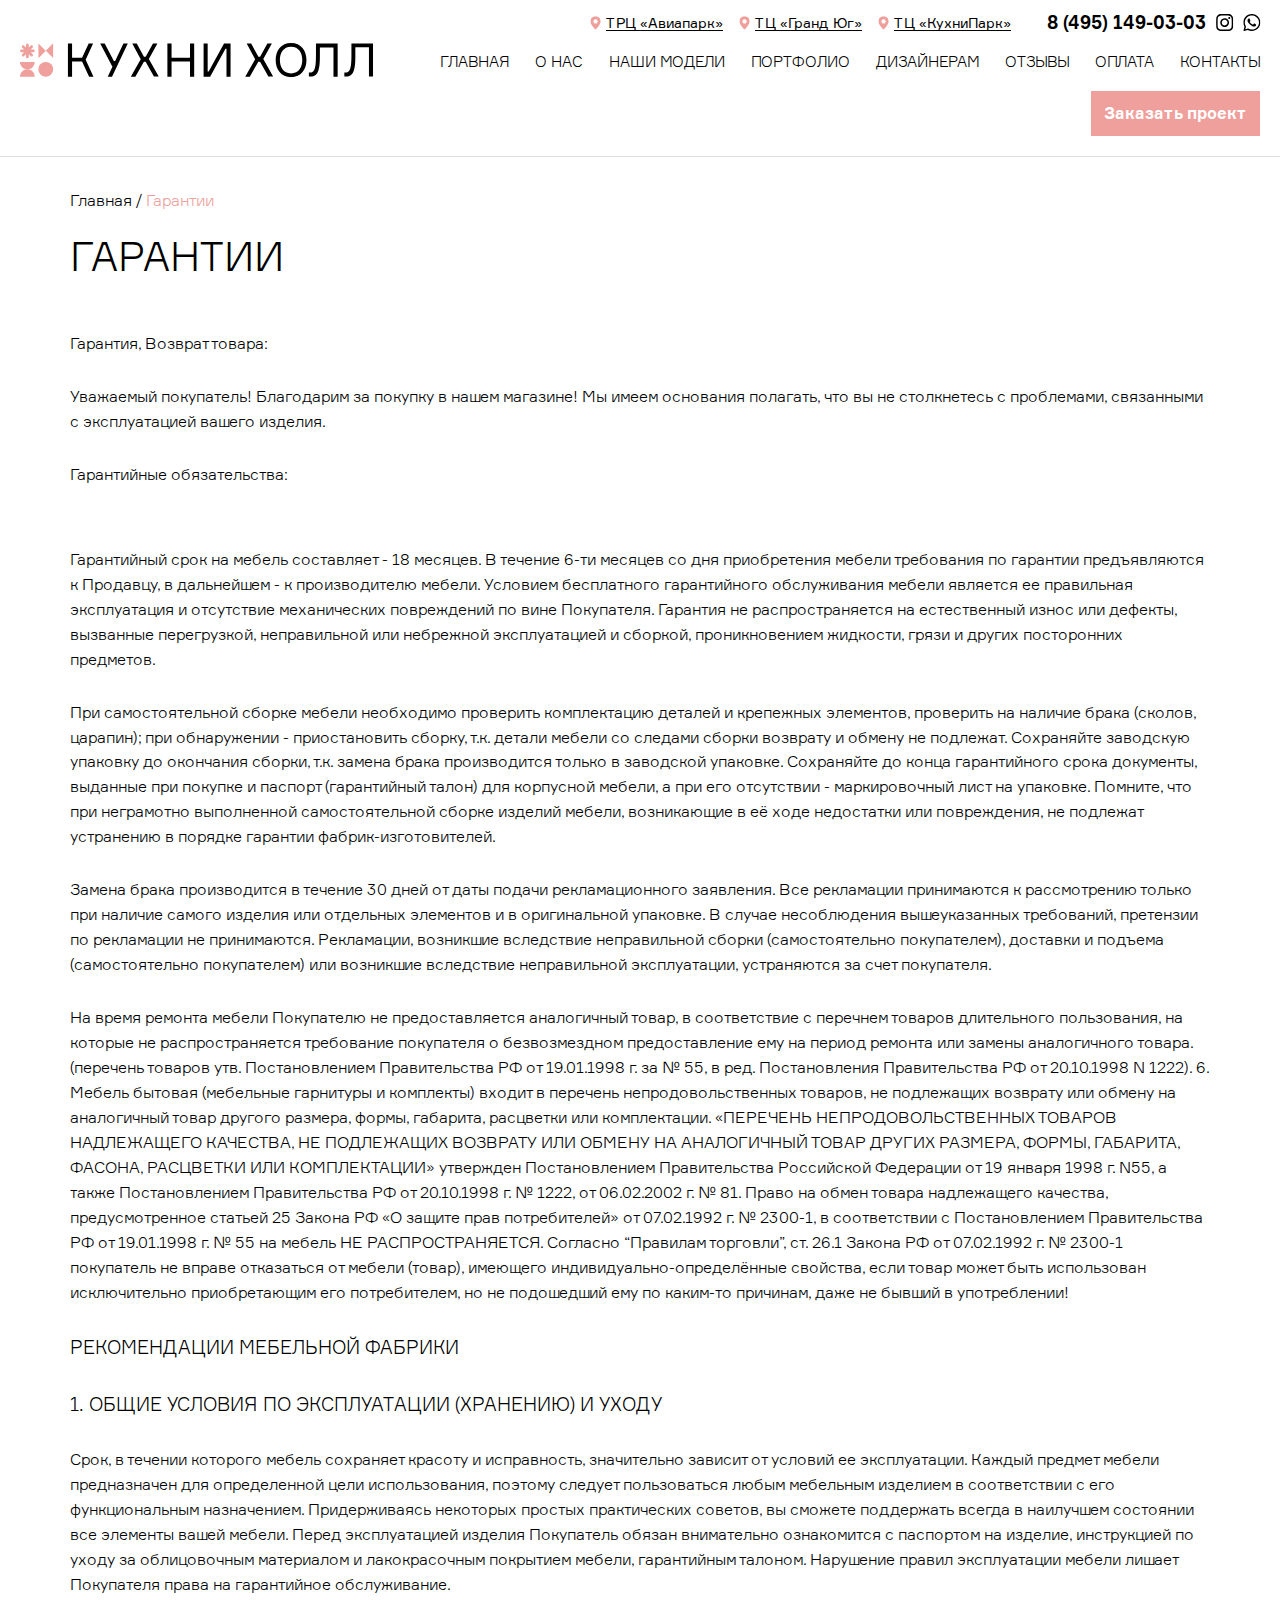
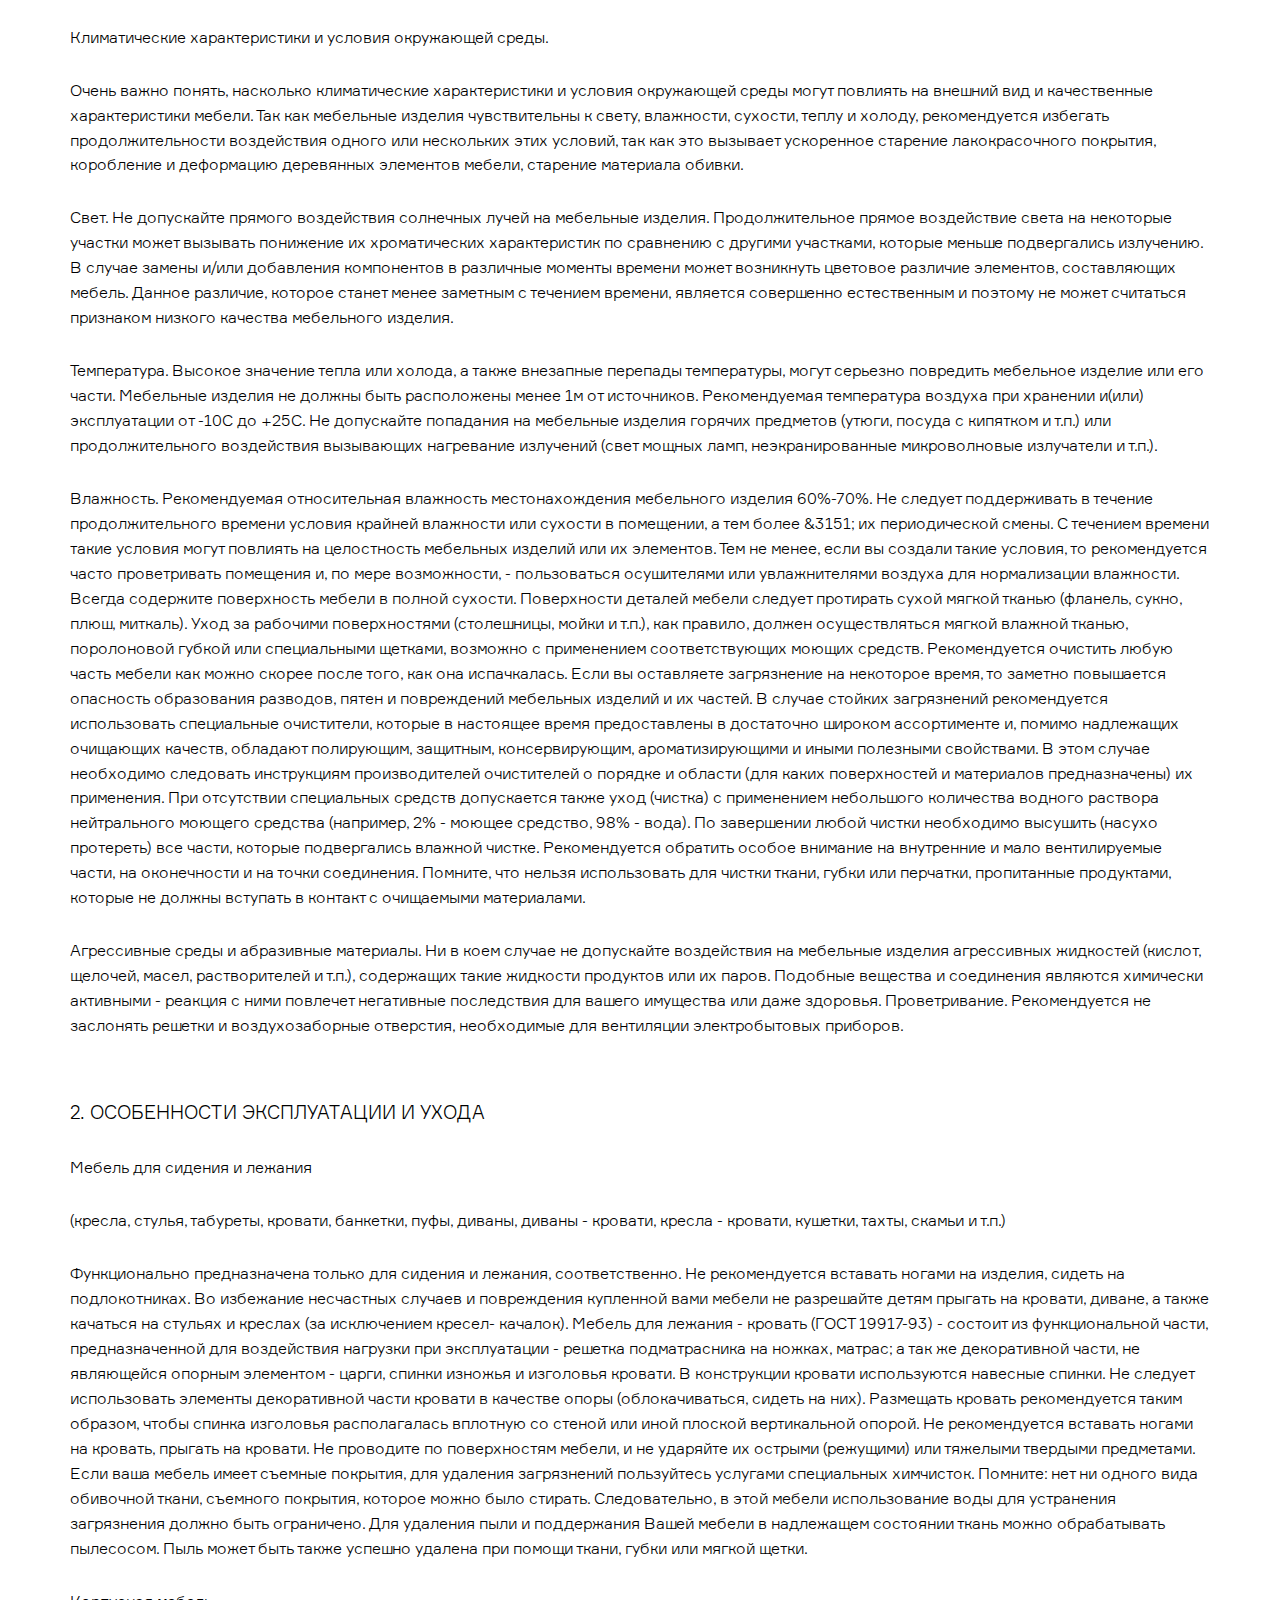
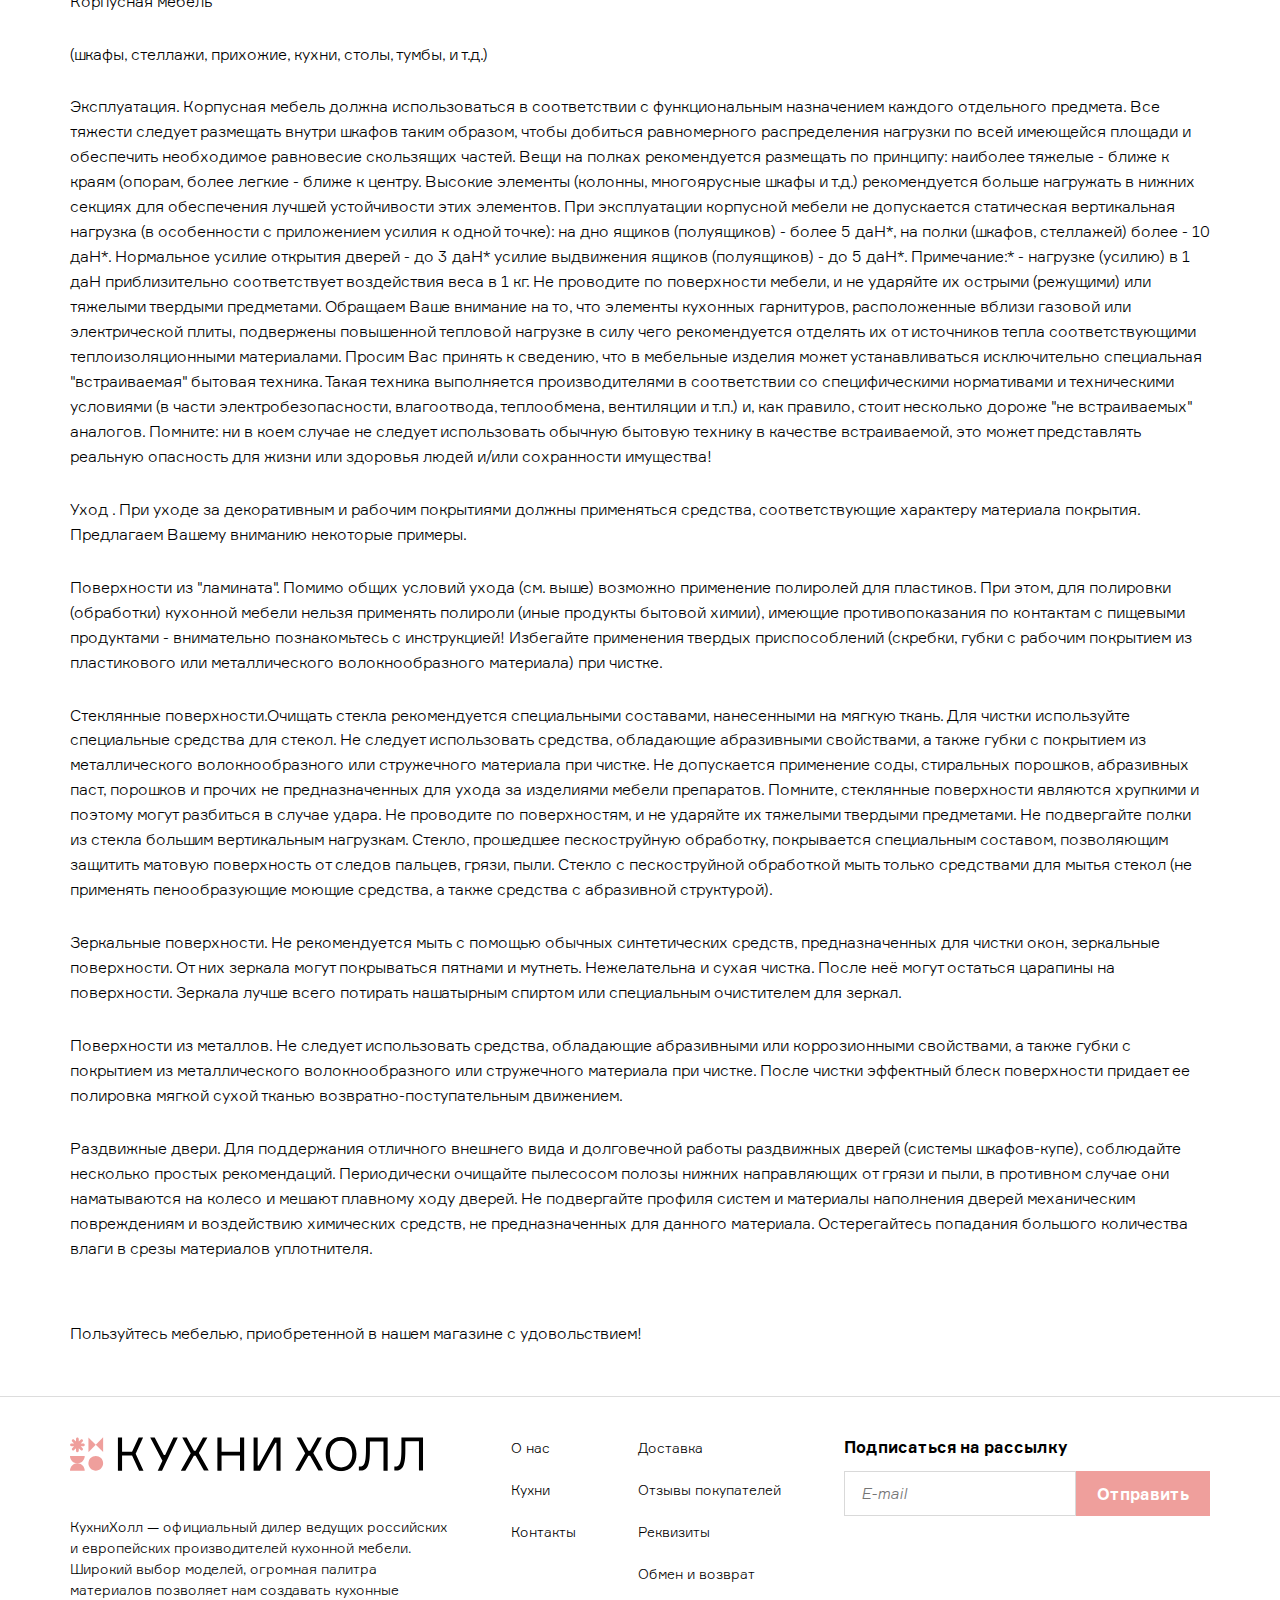
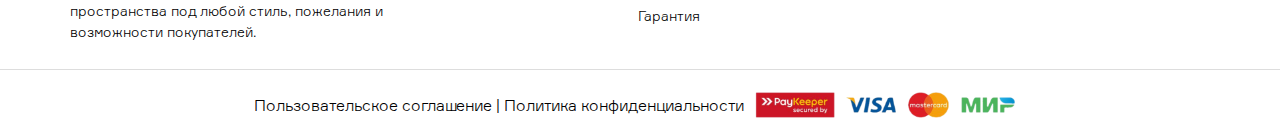
<file: guarantee.html>
<!DOCTYPE html>
<html lang="en">
<head>
	<meta charset="UTF-8">
	<meta http-equiv="X-UA-Compatible" content="IE=edge">
	<meta name="viewport" content="width=device-width, initial-scale=1.0">
	<title>Кухни Холл — идеальная гарнитура</title>
	<link rel="stylesheet" href="css/swiper-bundle.min.css">
	<link rel="stylesheet" href="css/style.css">
	<link rel="icon" href="img/favicon.png">
</head>
<body>
	<div class="popup-offer">
		<div class="popup-offer__bg overlay-bg"></div>
		<div class="popup-offer__body">
			<button type="button" class="btn popup-offer__close close-popup-btn">
				<img src="img/popup-close-img.svg" alt="">
			</button>
			<h3 class="popup-offer__title">
				ЗАКАЗАТЬ проект
			</h3>
			<form action="#" class="popup-offer__form">
				<input type="text" class="popup-offer__input" placeholder="Как вас зовут?">
				<input type="number" class="popup-offer__input" placeholder="+7 _ _ _  _ _ _  _ _  _ _">
				<div class="popup-offer__input-wrapper">
					<input type="checkbox" class="popup-offer__checkbox" id="popup-offer__checkbox">
					<label for="popup-offer__checkbox"></label>
					<p class="popup-offer__text">
						Я даю согласие на обработку своих персональных данных
					</p>
				</div>
				<button type="submit" class="btn btn_primary popup-offer__btn">
					Заказать проект
				</button>
			</form>
		</div>
	</div>

	<div class="burger-menu" id="main-navigation">
		<div class="burger-menu__bg"></div>
		<div class="burger-menu__body">
			<button type="button" class="burger-menu__close">
				<img src="img/burger-btn__close.svg" alt="">
			</button>
			<button type="button" class="btn btn_primary burger-menu__btn popup-offer-btn-open">
				Заказать проект
			</button>
			<ul class="burger-menu__list">
				<li class="burger-menu__item">
					<a href="index.html" class="burger-menu__link">
						ГЛАВНАЯ
					</a>
				</li>
				<li class="burger-menu__item">
					<a href="about-us.html" class="burger-menu__link">
						О нас
					</a>
				</li>
				<li class="burger-menu__item">
					<a href="models.html" class="burger-menu__link">
						НАШИ Модели
					</a>
				</li>
				<li class="burger-menu__item">
					<a href="portfolio.html" class="burger-menu__link">
						Портфолио 
					</a>
				</li>
				<li class="burger-menu__item">
					<a href="designer.html" class="burger-menu__link">
						ДИЗАЙНЕРАМ
					</a>
				</li>
				<li class="burger-menu__item">
					<a href="review.html" class="burger-menu__link">
						Отзывы
					</a>
				</li>
				<li class="burger-menu__item">
					<a href="payment.html" class="burger-menu__link">
						Оплата 
					</a>
				</li>
				<li class="burger-menu__item">
					<a href="contact.html" class="burger-menu__link">
						Контакты 
					</a>
				</li>
			</ul>
			<ul class="burger-menu__location-list">
				<li class="burger-menu__location-item">
					<img src="img/bookmark-icon.svg" alt="">
					<span>ТРЦ «Авиапарк»</span>
				</li>
				<li class="burger-menu__location-item">
					<img src="img/bookmark-icon.svg" alt="">
					<span>ТЦ «Гранд Юг»</span>
				</li>
				<li class="burger-menu__location-item">
					<img src="img/bookmark-icon.svg" alt="">
					<span>ТЦ «КухниПарк»</span>
				</li>
			</ul>
		</div>
	</div>

	<header class="header" id="header">
		<div class="container">
			<div class="header-phone">
				<a href="#" class="header-phone__location">
					ТРЦ «Авиапарк»
				</a>
				<a href="#" class="header-phone__location">
					ТЦ «Гранд Юг»
				</a>
				<a href="#" class="header-phone__location">
					ТЦ «КухниПарк»
				</a>
				<a href="tel: 8 (495) 149-03-03" class="header-phone__link">
					8 (495) 149-03-03
				</a>
				<div class="header-phone__social">
					<a href="#" class="header-phone__social-item">
						<img src="img/instagram-small-icon.svg" alt="">
					</a>
					<a href="#" class="header-phone__social-item">
						<img src="img/whatsapp-small-icon.svg" alt="">
					</a>
				</div>
			</div>
			<nav class="nav">
				<a href="index.html" class="logo">
					<img src="img/logo.svg" alt="">
				</a>
				<ul class="menu">
					<li class="menu__item">
						<a href="index.html" class="menu__link">
							ГЛАВНАЯ
						</a>
					</li>
					<li class="menu__item">
						<a href="about-us.html" class="menu__link">
							О нас
						</a>
					</li>
					<li class="menu__item">
						<a href="models.html" class="menu__link">
							НАШИ Модели
						</a>
					</li>
					<li class="menu__item">
						<a href="portfolio.html" class="menu__link">
							Портфолио
						</a>
					</li>
					<li class="menu__item">
						<a href="designer.html" class="menu__link">
							ДИЗАЙНЕРАМ
						</a>
					</li>
					<li class="menu__item">
						<a href="review.html" class="menu__link">
							Отзывы
						</a>
					</li>
					<li class="menu__item">
						<a href="payment.html" class="menu__link">
							Оплата
						</a>
					</li>
					<li class="menu__item">
						<a href="contact.html" class="menu__link">
							Контакты
						</a>
					</li>
				</ul>
				<button type="button" class="btn btn_primary menu__btn popup-offer-btn-open">
					Заказать проект
				</button>
				<div class="nav__burger-wrapper">
					<a href="#" class="whatsapp-link">
						<img src="img/whatsapp-img.svg" alt="">
					</a>
					<button class="burger" type="button">
						<img src="img/burger-img.svg" alt="">
					</button>
				</div>
			</nav>
		</div>
	</header>

	<section class="guarantee" id="guarantee">
		<div class="container">
			<div class="breadcrumb">
				<a href="index.html" class="breadcrumb__link">Главная</a> / <a href="guarantee.html" class="breadcrumb__link">Гарантии</a>
			</div>
			<h2 class="section-title guarantee__title">
				ГАРАНТИИ
			</h2>
			<div class="guarantee__wrapper">
				<div class="guarantee__content">
					<p class="guarantee__text">
						Гарантия, Возврат товара:
					</p>
					<p class="guarantee__text">
						Уважаемый покупатель! Благодарим за покупку в нашем магазине! Мы имеем основания полагать, что вы не столкнетесь с проблемами, связанными с эксплуатацией вашего изделия.
					</p>
					<p class="guarantee__text">
						Гарантийные обязательства:
					</p>
				</div>
				<div class="guarantee__content">
					<p class="guarantee__text">
						Гарантийный срок на мебель составляет - 18 месяцев. В течение 6-ти месяцев со дня приобретения мебели требования по гарантии предъявляются к Продавцу, в дальнейшем - к производителю мебели. Условием бесплатного гарантийного обслуживания мебели является ее правильная эксплуатация и отсутствие механических повреждений по вине Покупателя. Гарантия не распространяется на естественный износ или дефекты, вызванные перегрузкой, неправильной или небрежной эксплуатацией и сборкой, проникновением жидкости, грязи и других посторонних предметов.
					</p>
					<p class="guarantee__text">
						При самостоятельной сборке мебели необходимо проверить комплектацию деталей и крепежных элементов, проверить на наличие брака (сколов, царапин); при обнаружении - приостановить сборку, т.к. детали мебели со следами сборки возврату и обмену не подлежат. Сохраняйте заводскую упаковку до окончания сборки, т.к. замена брака производится только в заводской упаковке. Сохраняйте до конца гарантийного срока документы, выданные при покупке и паспорт (гарантийный талон) для корпусной мебели, а при его отсутствии - маркировочный лист на упаковке. Помните, что при неграмотно выполненной самостоятельной сборке изделий мебели, возникающие в её ходе недостатки или повреждения, не подлежат устранению в порядке гарантии фабрик-изготовителей.
					</p>
					<p class="guarantee__text">
						Замена брака производится в течение 30 дней от даты подачи рекламационного заявления. Все рекламации принимаются к рассмотрению только при наличие самого изделия или отдельных элементов и в оригинальной упаковке. В случае несоблюдения вышеуказанных требований, претензии по рекламации не принимаются. Рекламации, возникшие вследствие неправильной сборки (самостоятельно покупателем), доставки и подъема (самостоятельно покупателем) или возникшие вследствие неправильной эксплуатации, устраняются за счет покупателя.
					</p>
					<p class="guarantee__text">
						На время ремонта мебели Покупателю не предоставляется аналогичный товар, в соответствие с перечнем товаров длительного пользования, на которые не распространяется требование покупателя о безвозмездном предоставление ему на период ремонта или замены аналогичного товара. (перечень товаров утв. Постановлением Правительства РФ от 19.01.1998 г. за № 55, в ред. Постановления Правительства РФ от 20.10.1998 N 1222). 6. Мебель бытовая (мебельные гарнитуры и комплекты) входит в перечень непродовольственных товаров, не подлежащих возврату или обмену на аналогичный товар другого размера, формы, габарита, расцветки или комплектации. «ПЕРЕЧЕНЬ НЕПРОДОВОЛЬСТВЕННЫХ ТОВАРОВ НАДЛЕЖАЩЕГО КАЧЕСТВА, НЕ ПОДЛЕЖАЩИХ ВОЗВРАТУ ИЛИ ОБМЕНУ НА АНАЛОГИЧНЫЙ ТОВАР ДРУГИХ РАЗМЕРА, ФОРМЫ, ГАБАРИТА, ФАСОНА, РАСЦВЕТКИ ИЛИ КОМПЛЕКТАЦИИ» утвержден Постановлением Правительства Российской Федерации от 19 января 1998 г. N55, а также Постановлением Правительства РФ от 20.10.1998 г. № 1222, от 06.02.2002 г. № 81. Право на обмен товара надлежащего качества, предусмотренное статьей 25 Закона РФ «О защите прав потребителей» от 07.02.1992 г. № 2300-1, в соответствии с Постановлением Правительства РФ от 19.01.1998 г. № 55 на мебель НЕ РАСПРОСТРАНЯЕТСЯ. Согласно “Правилам торговли”, ст. 26.1 Закона РФ от 07.02.1992 г. № 2300-1 покупатель не вправе отказаться от мебели (товар), имеющего индивидуально-определённые свойства, если товар может быть использован исключительно приобретающим его потребителем, но не подошедший ему по каким-то причинам, даже не бывший в употреблении!
					</p>
					<h3 class="guarantee__subtitle">
						РЕКОМЕНДАЦИИ МЕБЕЛЬНОЙ ФАБРИКИ
					</h3>
					<h3 class="guarantee__subtitle">
						1. ОБЩИЕ УСЛОВИЯ ПО ЭКСПЛУАТАЦИИ (ХРАНЕНИЮ) И УХОДУ
					</h3>
					<p class="guarantee__text">
						Срок, в течении которого мебель сохраняет красоту и исправность, значительно зависит от условий ее эксплуатации. Каждый предмет мебели предназначен для определенной цели использования, поэтому следует пользоваться любым мебельным изделием в соответствии с его функциональным назначением. Придерживаясь некоторых простых практических советов, вы сможете поддержать всегда в наилучшем состоянии все элементы вашей мебели. Перед эксплуатацией изделия Покупатель обязан внимательно ознакомится с паспортом на изделие, инструкцией по уходу за облицовочным материалом и лакокрасочным покрытием мебели, гарантийным талоном. Нарушение правил эксплуатации мебели лишает Покупателя права на гарантийное обслуживание.
					</p>
					<p class="guarantee__text">
						Климатические характеристики и условия окружающей среды.
					</p>
					<p class="guarantee__text">
						Очень важно понять, насколько климатические характеристики и условия окружающей среды могут повлиять на внешний вид и качественные характеристики мебели. Так как мебельные изделия чувствительны к свету, влажности, сухости, теплу и холоду, рекомендуется избегать продолжительности воздействия одного или нескольких этих условий, так как это вызывает ускоренное старение лакокрасочного покрытия, коробление и деформацию деревянных элементов мебели, старение материала обивки.
					</p>
					<p class="guarantee__text">
						Свет. Не допускайте прямого воздействия солнечных лучей на мебельные изделия. Продолжительное прямое воздействие света на некоторые участки может вызывать понижение их хроматических характеристик по сравнению с другими участками, которые меньше подвергались излучению. В случае замены и/или добавления компонентов в различные моменты времени может возникнуть цветовое различие элементов, составляющих мебель. Данное различие, которое станет менее заметным с течением времени, является совершенно естественным и поэтому не может считаться признаком низкого качества мебельного изделия.
					</p>
					<p class="guarantee__text">
						Температура. Высокое значение тепла или холода, а также внезапные перепады температуры, могут серьезно повредить мебельное изделие или его части. Мебельные изделия не должны быть расположены менее 1м от источников. Рекомендуемая температура воздуха при хранении и(или) эксплуатации от -10С до +25С. Не допускайте попадания на мебельные изделия горячих предметов (утюги, посуда с кипятком и т.п.) или продолжительного воздействия вызывающих нагревание излучений (свет мощных ламп, неэкранированные микроволновые излучатели и т.п.).
					</p>
					<p class="guarantee__text">
						Влажность. Рекомендуемая относительная влажность местонахождения мебельного изделия 60%-70%. Не следует поддерживать в течение продолжительного времени условия крайней влажности или сухости в помещении, а тем более &3151; их периодической смены. С течением времени такие условия могут повлиять на целостность мебельных изделий или их элементов. Тем не менее, если вы создали такие условия, то рекомендуется часто проветривать помещения и, по мере возможности, - пользоваться осушителями или увлажнителями воздуха для нормализации влажности. Всегда содержите поверхность мебели в полной сухости. Поверхности деталей мебели следует протирать сухой мягкой тканью (фланель, сукно, плюш, миткаль). Уход за рабочими поверхностями (столешницы, мойки и т.п.), как правило, должен осуществляться мягкой влажной тканью, поролоновой губкой или специальными щетками, возможно с применением соответствующих моющих средств. Рекомендуется очистить любую часть мебели как можно скорее после того, как она испачкалась. Если вы оставляете загрязнение на некоторое время, то заметно повышается опасность образования разводов, пятен и повреждений мебельных изделий и их частей. В случае стойких загрязнений рекомендуется использовать специальные очистители, которые в настоящее время предоставлены в достаточно широком ассортименте и, помимо надлежащих очищающих качеств, обладают полирующим, защитным, консервирующим, ароматизирующими и иными полезными свойствами. В этом случае необходимо следовать инструкциям производителей очистителей о порядке и области (для каких поверхностей и материалов предназначены) их применения. При отсутствии специальных средств допускается также уход (чистка) с применением небольшого количества водного раствора нейтрального моющего средства (например, 2% - моющее средство, 98% - вода). По завершении любой чистки необходимо высушить (насухо протереть) все части, которые подвергались влажной чистке. Рекомендуется обратить особое внимание на внутренние и мало вентилируемые части, на оконечности и на точки соединения. Помните, что нельзя использовать для чистки ткани, губки или перчатки, пропитанные продуктами, которые не должны вступать в контакт с очищаемыми материалами.
					</p>
					<p class="guarantee__text">
						Агрессивные среды и абразивные материалы. Ни в коем случае не допускайте воздействия на мебельные изделия агрессивных жидкостей (кислот, щелочей, масел, растворителей и т.п.), содержащих такие жидкости продуктов или их паров. Подобные вещества и соединения являются химически активными - реакция с ними повлечет негативные последствия для вашего имущества или даже здоровья. Проветривание. Рекомендуется не заслонять решетки и воздухозаборные отверстия, необходимые для вентиляции электробытовых приборов.
					</p>
				</div>
				<div class="guarantee__content">
					<h3 class="guarantee__subtitle">
						2. ОСОБЕННОСТИ ЭКСПЛУАТАЦИИ И УХОДА
					</h3>
					<p class="guarantee__text">
						Мебель для сидения и лежания
					</p>
					<p class="guarantee__text">
						(кресла, стулья, табуреты, кровати, банкетки, пуфы, диваны, диваны - кровати, кресла - кровати, кушетки, тахты, скамьи и т.п.)
					</p>
					<p class="guarantee__text">
						Функционально предназначена только для сидения и лежания, соответственно. Не рекомендуется вставать ногами на изделия, сидеть на подлокотниках. Во избежание несчастных случаев и повреждения купленной вами мебели не разрешайте детям прыгать на кровати, диване, а также качаться на стульях и креслах (за исключением кресел- качалок). Мебель для лежания - кровать (ГОСТ 19917-93) - состоит из функциональной части, предназначенной для воздействия нагрузки при эксплуатации - решетка подматрасника на ножках, матрас; а так же декоративной части, не являющейся опорным элементом - царги, спинки изножья и изголовья кровати. В конструкции кровати используются навесные спинки. Не следует использовать элементы декоративной части кровати в качестве опоры (облокачиваться, сидеть на них). Размещать кровать рекомендуется таким образом, чтобы спинка изголовья располагалась вплотную со стеной или иной плоской вертикальной опорой. Не рекомендуется вставать ногами на кровать, прыгать на кровати. Не проводите по поверхностям мебели, и не ударяйте их острыми (режущими) или тяжелыми твердыми предметами. Если ваша мебель имеет съемные покрытия, для удаления загрязнений пользуйтесь услугами специальных химчисток. Помните: нет ни одного вида обивочной ткани, съемного покрытия, которое можно было стирать. Следовательно, в этой мебели использование воды для устранения загрязнения должно быть ограничено. Для удаления пыли и поддержания Вашей мебели в надлежащем состоянии ткань можно обрабатывать пылесосом. Пыль может быть также успешно удалена при помощи ткани, губки или мягкой щетки.
					</p>
					<p class="guarantee__text">
						Корпусная мебель
					</p>
					<p class="guarantee__text">
						(шкафы, стеллажи, прихожие, кухни, столы, тумбы, и т.д.)
					</p>
					<p class="guarantee__text">
						Эксплуатация. Корпусная мебель должна использоваться в соответствии с функциональным назначением каждого отдельного предмета. Все тяжести следует размещать внутри шкафов таким образом, чтобы добиться равномерного распределения нагрузки по всей имеющейся площади и обеспечить необходимое равновесие скользящих частей. Вещи на полках рекомендуется размещать по принципу: наиболее тяжелые - ближе к краям (опорам, более легкие - ближе к центру. Высокие элементы (колонны, многоярусные шкафы и т.д.) рекомендуется больше нагружать в нижних секциях для обеспечения лучшей устойчивости этих элементов. При эксплуатации корпусной мебели не допускается статическая вертикальная нагрузка (в особенности с приложением усилия к одной точке): на дно ящиков (полуящиков) - более 5 даН*, на полки (шкафов, стеллажей) более - 10 даН*. Нормальное усилие открытия дверей - до 3 даН* усилие выдвижения ящиков (полуящиков) - до 5 даН*. Примечание:* - нагрузке (усилию) в 1 даН приблизительно соответствует воздействия веса в 1 кг. Не проводите по поверхности мебели, и не ударяйте их острыми (режущими) или тяжелыми твердыми предметами. Обращаем Ваше внимание на то, что элементы кухонных гарнитуров, расположенные вблизи газовой или электрической плиты, подвержены повышенной тепловой нагрузке в силу чего рекомендуется отделять их от источников тепла соответствующими теплоизоляционными материалами. Просим Вас принять к сведению, что в мебельные изделия может устанавливаться исключительно специальная "встраиваемая" бытовая техника. Такая техника выполняется производителями в соответствии со специфическими нормативами и техническими условиями (в части электробезопасности, влагоотвода, теплообмена, вентиляции и т.п.) и, как правило, стоит несколько дороже "не встраиваемых" аналогов. Помните: ни в коем случае не следует использовать обычную бытовую технику в качестве встраиваемой, это может представлять реальную опасность для жизни или здоровья людей и/или сохранности имущества!
					</p>
					<p class="guarantee__text">
						Уход . При уходе за декоративным и рабочим покрытиями должны применяться средства, соответствующие характеру материала покрытия. Предлагаем Вашему вниманию некоторые примеры.
					</p>
					<p class="guarantee__text">
						Поверхности из "ламината". Помимо общих условий ухода (см. выше) возможно применение полиролей для пластиков. При этом, для полировки (обработки) кухонной мебели нельзя применять полироли (иные продукты бытовой химии), имеющие противопоказания по контактам с пищевыми продуктами - внимательно познакомьтесь с инструкцией! Избегайте применения твердых приспособлений (скребки, губки с рабочим покрытием из пластикового или металлического волокнообразного материала) при чистке.
					</p>
					<p class="guarantee__text">
						Стеклянные поверхности.Очищать стекла рекомендуется специальными составами, нанесенными на мягкую ткань. Для чистки используйте специальные средства для стекол. Не следует использовать средства, обладающие абразивными свойствами, а также губки с покрытием из металлического волокнообразного или стружечного материала при чистке. Не допускается применение соды, стиральных порошков, абразивных паст, порошков и прочих не предназначенных для ухода за изделиями мебели препаратов. Помните, стеклянные поверхности являются хрупкими и поэтому могут разбиться в случае удара. Не проводите по поверхностям, и не ударяйте их тяжелыми твердыми предметами. Не подвергайте полки из стекла большим вертикальным нагрузкам. Стекло, прошедшее пескоструйную обработку, покрывается специальным составом, позволяющим защитить матовую поверхность от следов пальцев, грязи, пыли. Стекло с пескоструйной обработкой мыть только средствами для мытья стекол (не применять пенообразующие моющие средства, а также средства с абразивной структурой).
					</p>
					<p class="guarantee__text">
						Зеркальные поверхности. Не рекомендуется мыть с помощью обычных синтетических средств, предназначенных для чистки окон, зеркальные поверхности. От них зеркала могут покрываться пятнами и мутнеть. Нежелательна и сухая чистка. После неё могут остаться царапины на поверхности. Зеркала лучше всего потирать нашатырным спиртом или специальным очистителем для зеркал.
					</p>
					<p class="guarantee__text">
						Поверхности из металлов. Не следует использовать средства, обладающие абразивными или коррозионными свойствами, а также губки с покрытием из металлического волокнообразного или стружечного материала при чистке. После чистки эффектный блеск поверхности придает ее полировка мягкой сухой тканью возвратно-поступательным движением.
					</p>
					<p class="guarantee__text">
						Раздвижные двери. Для поддержания отличного внешнего вида и долговечной работы раздвижных дверей (системы шкафов-купе), соблюдайте несколько простых рекомендаций. Периодически очищайте пылесосом полозы нижних направляющих от грязи и пыли, в противном случае они наматываются на колесо и мешают плавному ходу дверей. Не подвергайте профиля систем и материалы наполнения дверей механическим повреждениям и воздействию химических средств, не предназначенных для данного материала. Остерегайтесь попадания большого количества влаги в срезы материалов уплотнителя.
					</p>
				</div>
				<div class="guarantee__content">
					<p class="guarantee__text">
						Пользуйтесь мебелью, приобретенной в нашем магазине с удовольствием!
					</p>
				</div>
			</div>
		</div>
	</section>

	<footer class="footer" id="footer">
		<div class="container">
			<div class="footer__wrapper">
				<div class="footer-logo">
					<a href="index.html" class="footer-logo__link">
						<img src="img/logo.svg" alt="">
					</a>
					<p class="footer-logo__text">
						КухниХолл — официальный дилер ведущих российских и европейских производителей кухонной мебели. Широкий выбор моделей, огромная палитра материалов позволяет нам создавать кухонные пространства под любой стиль, пожелания и возможности покупателей.
					</p>
				</div>
				<ul class="footer-list">
					<li class="footer-list__item">
						<a href="about-us.html" class="footer-list__link">
							О нас
						</a>
					</li>
					<li class="footer-list__item">
						<a href="models.html" class="footer-list__link">
							Кухни
						</a>
					</li>
					<li class="footer-list__item">
						<a href="contact.html" class="footer-list__link">
							Контакты
						</a>
					</li>
				</ul>
				<ul class="footer-list">
					<li class="footer-list__item">
						<a href="delivery.html" class="footer-list__link">
							Доставка
						</a>
					</li>
					<li class="footer-list__item">
						<a href="review.html" class="footer-list__link">
							Отзывы покупателей
						</a>
					</li>
					<li class="footer-list__item">
						<a href="payment.html" class="footer-list__link">
							Реквизиты
						</a>
					</li>
					<li class="footer-list__item">
						<a href="return.html" class="footer-list__link">
							Обмен и возврат
						</a>
					</li>
					<li class="footer-list__item">
						<a href="guarantee.html" class="footer-list__link">
							Гарантия
						</a>
					</li>
				</ul>
				<form action="#" class="footer-form">
					<p class="footer-form__title">
						Подписаться на рассылку
					</p>
					<div class="footer-form__input-wrapper">
						<input type="email" class="footer-form__input" placeholder="E-mail"><!--
						--><button type="submit" class="btn btn_primary footer-form__btn">
							Отправить
						</button>
					</div>
				</form>
			</div>
		</div>
		<div class="footer-right">
			<div class="footer-right__text">
				<a href="#">Пользовательское соглашение</a><span> | </span><a href="#">Политика конфиденциальности</a>
			</div>
			<div class="footer-right__img">
				<img src="img/payment-img.svg" alt="">
			</div>
		</div>
	</footer>

	<script src="js/swiper-bundle.min.js"></script>
	<script src="js/main.js"></script>
</body>
</html>
</file>
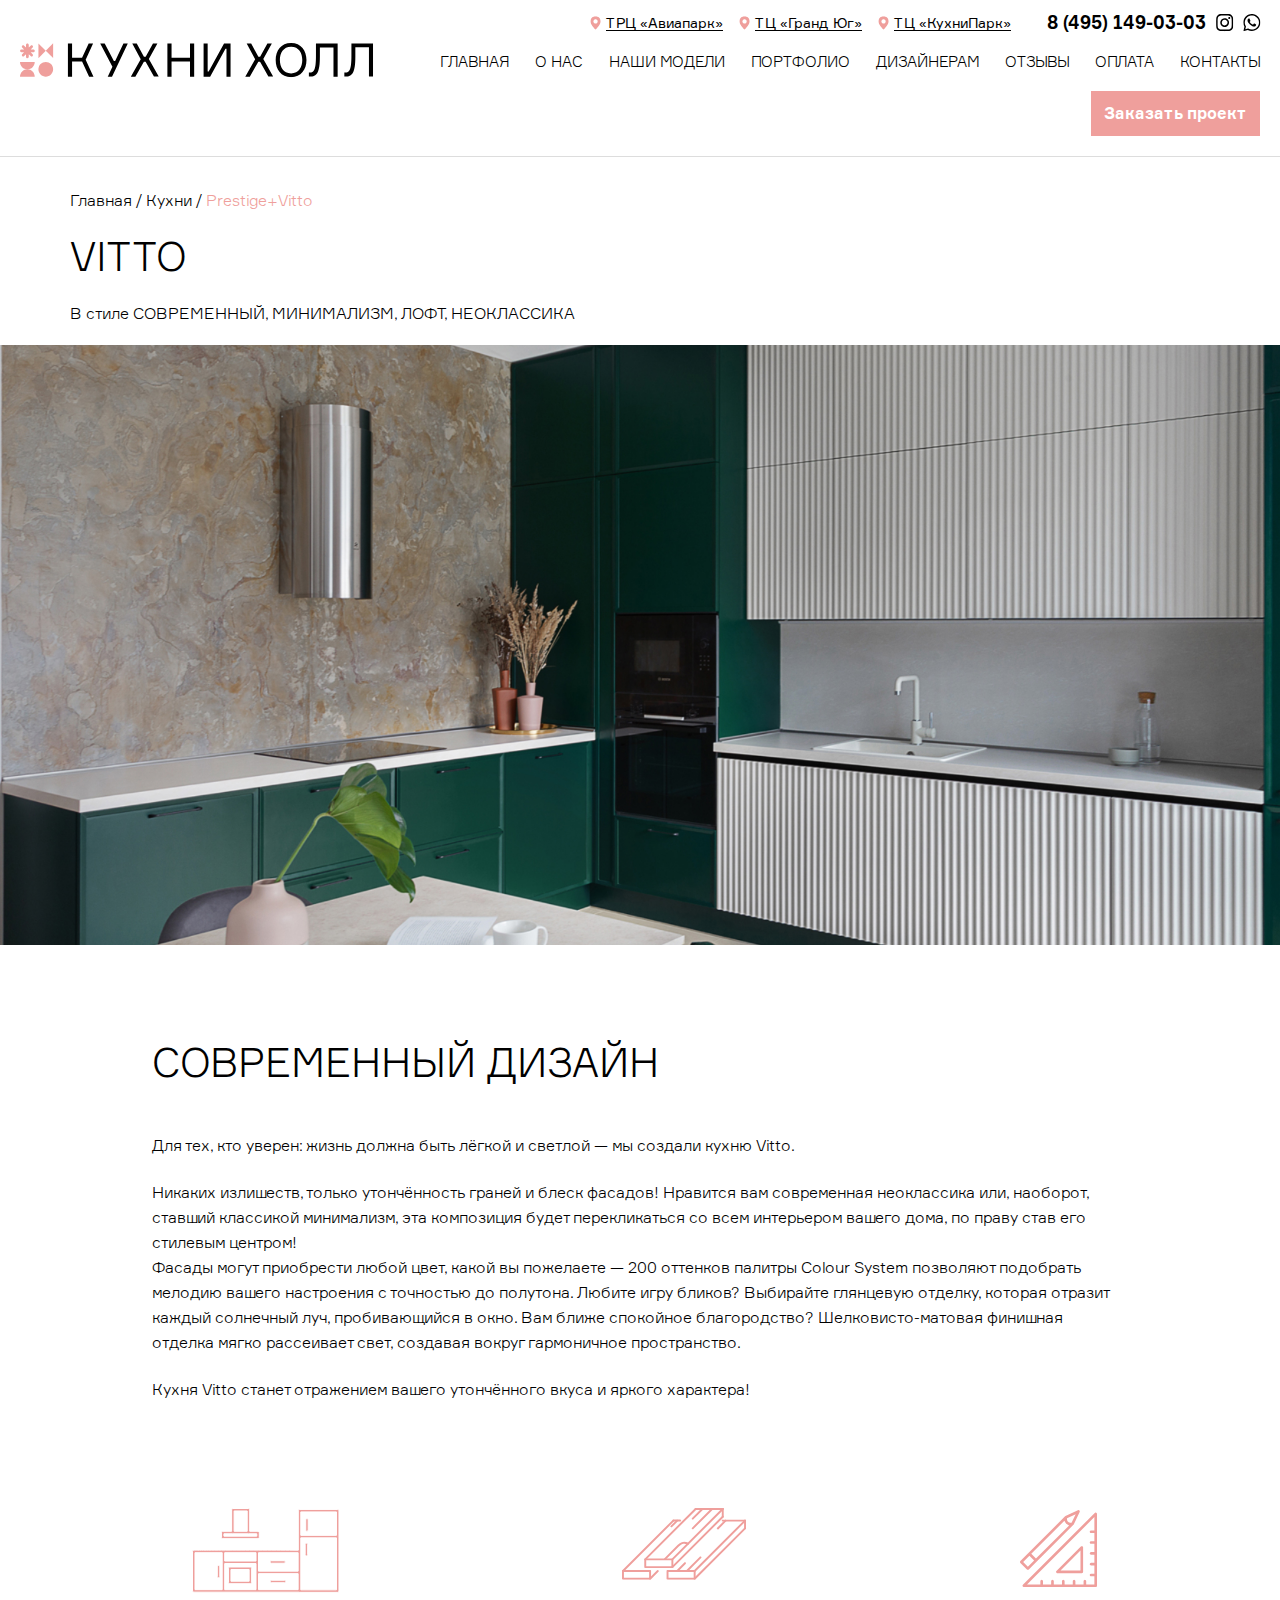
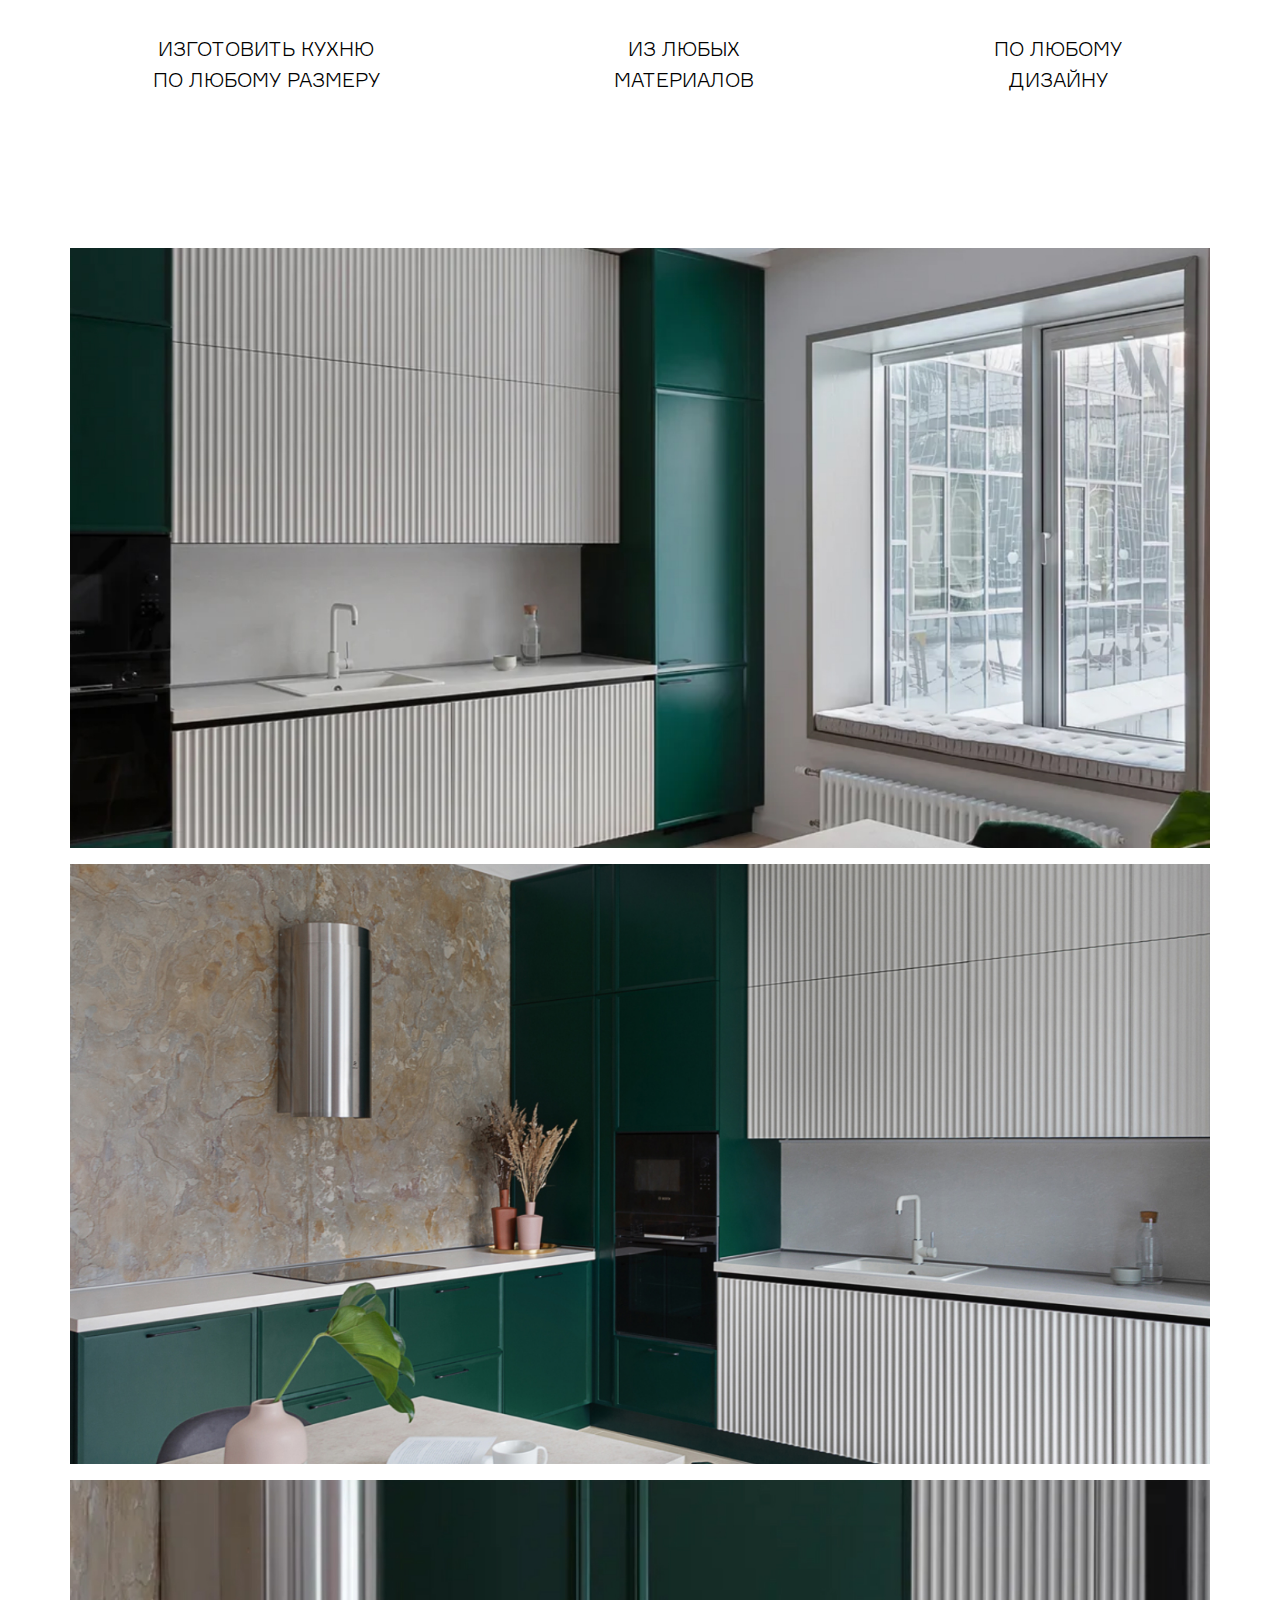
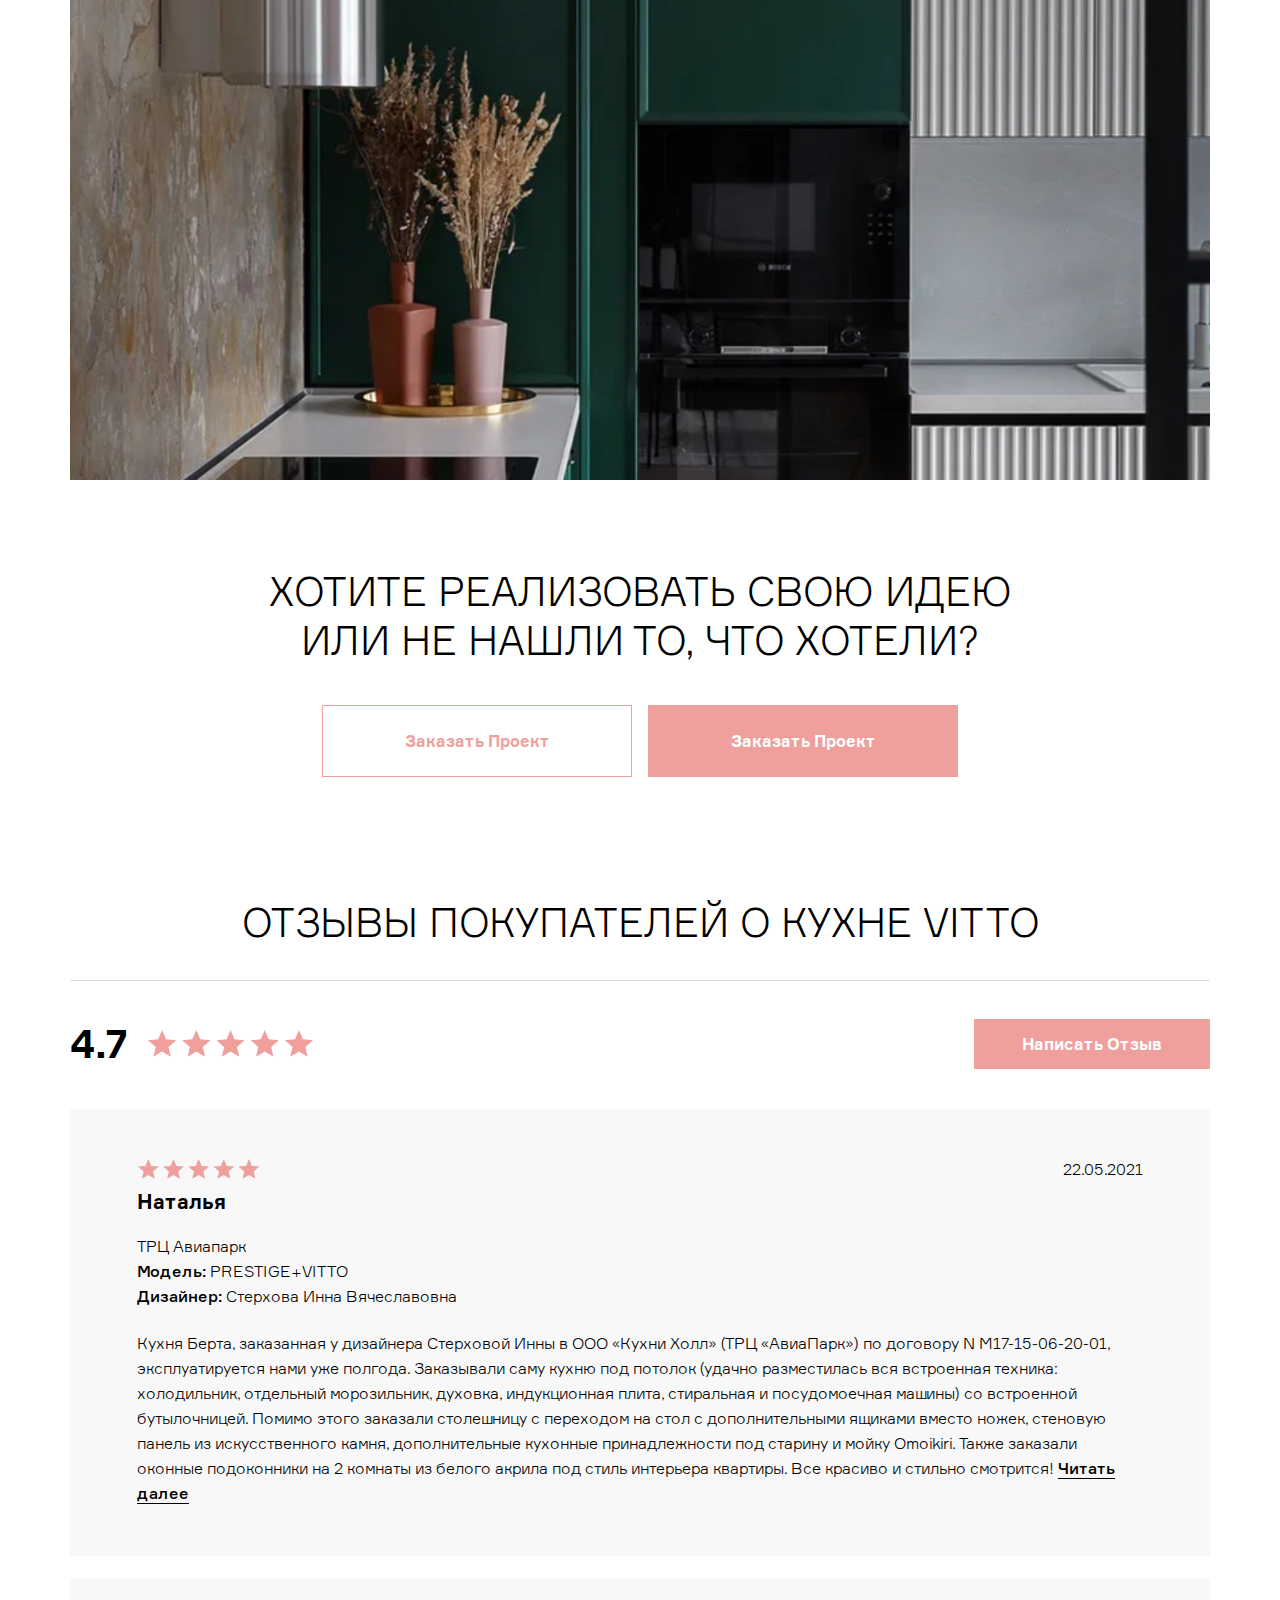
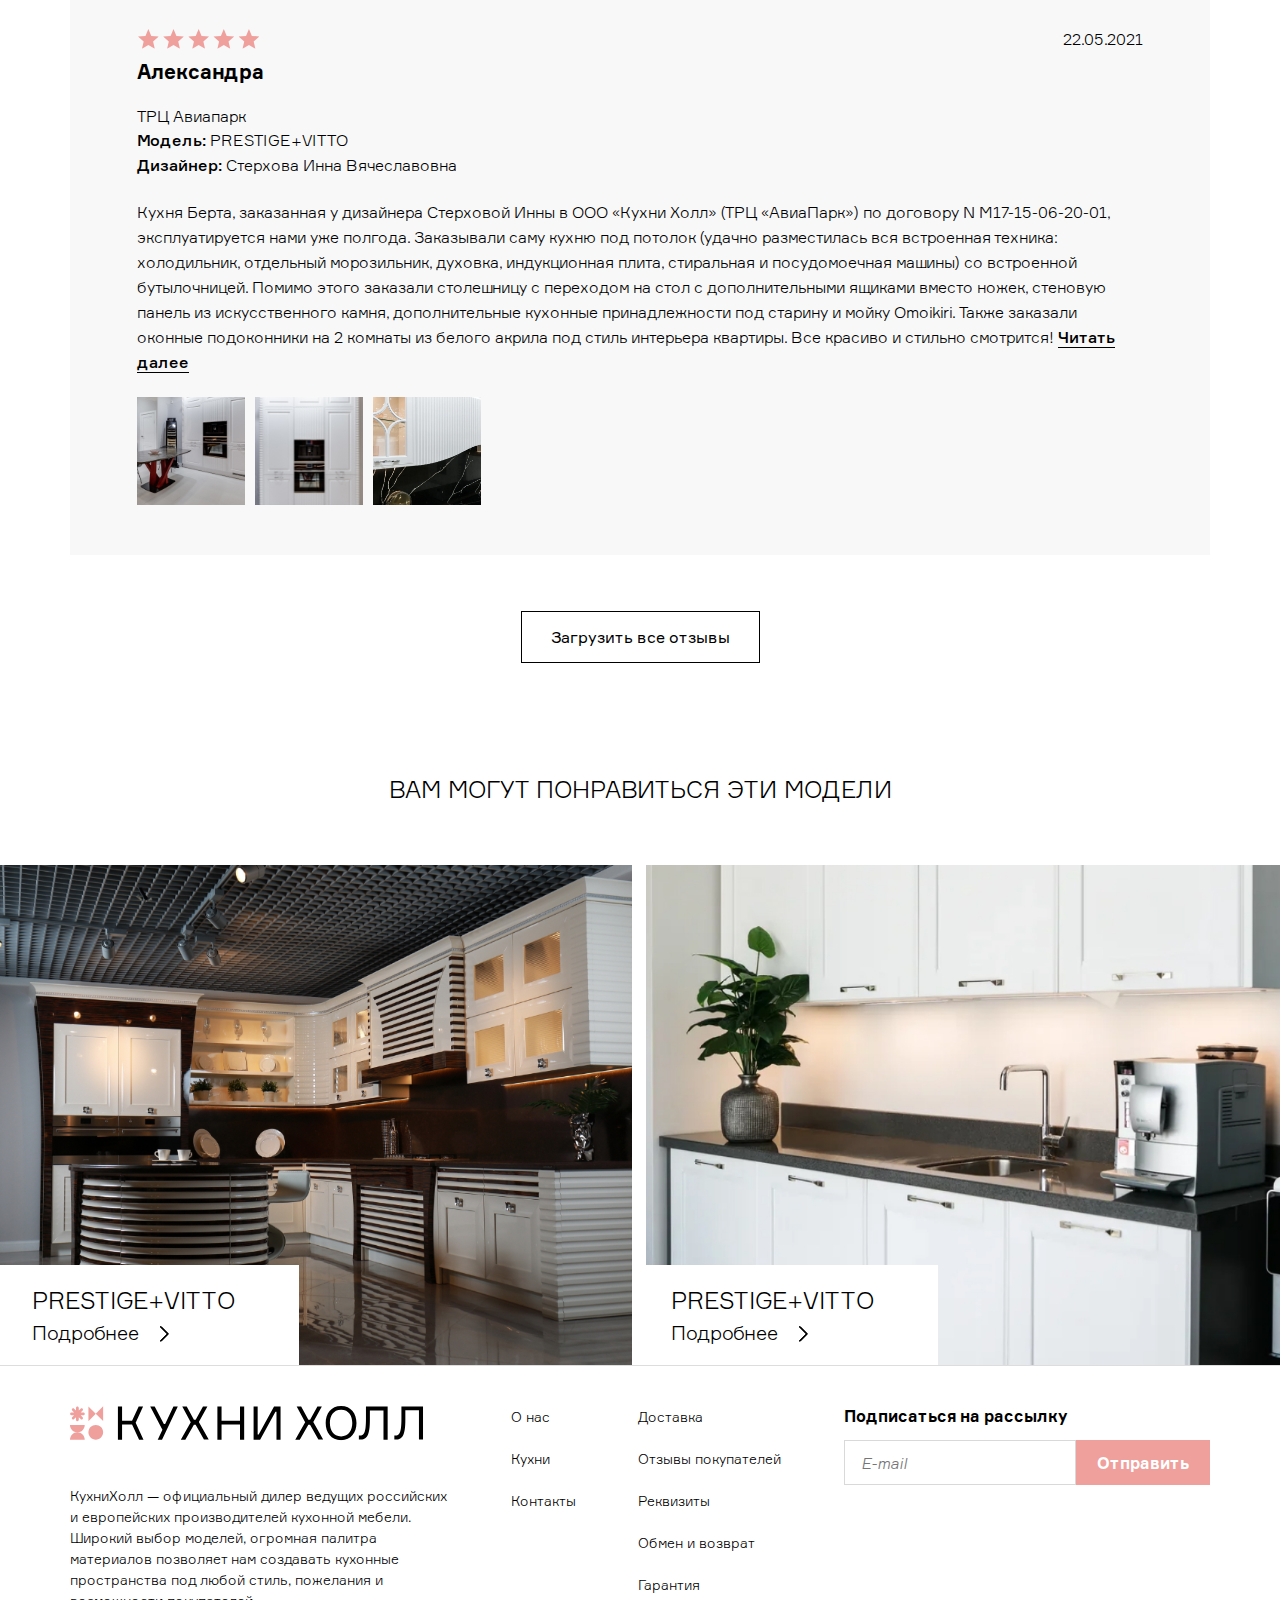
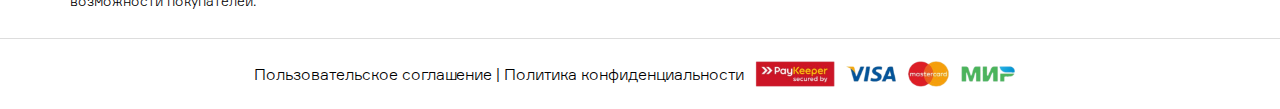
<file: kitchen.html>
<!DOCTYPE html>
<html lang="en">
<head>
	<meta charset="UTF-8">
	<meta http-equiv="X-UA-Compatible" content="IE=edge">
	<meta name="viewport" content="width=device-width, initial-scale=1.0">
	<title>Кухни Холл — идеальная гарнитура</title>
	<link rel="stylesheet" href="css/swiper-bundle.min.css">
	<link rel="stylesheet" href="css/style.css">
	<link rel="icon" href="img/favicon.png">
</head>
<body>
	<div class="popup-offer">
		<div class="popup-offer__bg overlay-bg"></div>
		<div class="popup-offer__body">
			<button type="button" class="btn popup-offer__close close-popup-btn">
				<img src="img/popup-close-img.svg" alt="">
			</button>
			<h3 class="popup-offer__title">
				ЗАКАЗАТЬ проект
			</h3>
			<form action="#" class="popup-offer__form">
				<input type="text" class="popup-offer__input" placeholder="Как вас зовут?">
				<input type="number" class="popup-offer__input" placeholder="+7 _ _ _  _ _ _  _ _  _ _">
				<div class="popup-offer__input-wrapper">
					<input type="checkbox" class="popup-offer__checkbox" id="popup-offer__checkbox">
					<label for="popup-offer__checkbox"></label>
					<p class="popup-offer__text">
						Я даю согласие на обработку своих персональных данных
					</p>
				</div>
				<button type="submit" class="btn btn_primary popup-offer__btn">
					Заказать проект
				</button>
			</form>
		</div>
	</div>

	<div class="burger-menu" id="main-navigation">
		<div class="burger-menu__bg"></div>
		<div class="burger-menu__body">
			<button type="button" class="burger-menu__close">
				<img src="img/burger-btn__close.svg" alt="">
			</button>
			<button type="button" class="btn btn_primary burger-menu__btn popup-offer-btn-open">
				Заказать проект
			</button>
			<ul class="burger-menu__list">
				<li class="burger-menu__item">
					<a href="index.html" class="burger-menu__link">
						ГЛАВНАЯ
					</a>
				</li>
				<li class="burger-menu__item">
					<a href="about-us.html" class="burger-menu__link">
						О нас
					</a>
				</li>
				<li class="burger-menu__item">
					<a href="models.html" class="burger-menu__link">
						НАШИ Модели
					</a>
				</li>
				<li class="burger-menu__item">
					<a href="portfolio.html" class="burger-menu__link">
						Портфолио 
					</a>
				</li>
				<li class="burger-menu__item">
					<a href="designer.html" class="burger-menu__link">
						ДИЗАЙНЕРАМ
					</a>
				</li>
				<li class="burger-menu__item">
					<a href="review.html" class="burger-menu__link">
						Отзывы
					</a>
				</li>
				<li class="burger-menu__item">
					<a href="payment.html" class="burger-menu__link">
						Оплата 
					</a>
				</li>
				<li class="burger-menu__item">
					<a href="contact.html" class="burger-menu__link">
						Контакты 
					</a>
				</li>
			</ul>
			<ul class="burger-menu__location-list">
				<li class="burger-menu__location-item">
					<img src="img/bookmark-icon.svg" alt="">
					<span>ТРЦ «Авиапарк»</span>
				</li>
				<li class="burger-menu__location-item">
					<img src="img/bookmark-icon.svg" alt="">
					<span>ТЦ «Гранд Юг»</span>
				</li>
				<li class="burger-menu__location-item">
					<img src="img/bookmark-icon.svg" alt="">
					<span>ТЦ «КухниПарк»</span>
				</li>
			</ul>
		</div>
	</div>

	<header class="header" id="header">
		<div class="container">
			<div class="header-phone">
				<a href="#" class="header-phone__location">
					ТРЦ «Авиапарк»
				</a>
				<a href="#" class="header-phone__location">
					ТЦ «Гранд Юг»
				</a>
				<a href="#" class="header-phone__location">
					ТЦ «КухниПарк»
				</a>
				<a href="tel: 8 (495) 149-03-03" class="header-phone__link">
					8 (495) 149-03-03
				</a>
				<div class="header-phone__social">
					<a href="#" class="header-phone__social-item">
						<img src="img/instagram-small-icon.svg" alt="">
					</a>
					<a href="#" class="header-phone__social-item">
						<img src="img/whatsapp-small-icon.svg" alt="">
					</a>
				</div>
			</div>
			<nav class="nav">
				<a href="index.html" class="logo">
					<img src="img/logo.svg" alt="">
				</a>
				<ul class="menu">
					<li class="menu__item">
						<a href="index.html" class="menu__link">
							ГЛАВНАЯ
						</a>
					</li>
					<li class="menu__item">
						<a href="about-us.html" class="menu__link">
							О нас
						</a>
					</li>
					<li class="menu__item">
						<a href="models.html" class="menu__link">
							НАШИ Модели
						</a>
					</li>
					<li class="menu__item">
						<a href="portfolio.html" class="menu__link">
							Портфолио
						</a>
					</li>
					<li class="menu__item">
						<a href="designer.html" class="menu__link">
							ДИЗАЙНЕРАМ
						</a>
					</li>
					<li class="menu__item">
						<a href="review.html" class="menu__link">
							Отзывы
						</a>
					</li>
					<li class="menu__item">
						<a href="payment.html" class="menu__link">
							Оплата
						</a>
					</li>
					<li class="menu__item">
						<a href="contact.html" class="menu__link">
							Контакты
						</a>
					</li>
				</ul>
				<button type="button" class="btn btn_primary menu__btn popup-offer-btn-open">
					Заказать проект
				</button>
				<div class="nav__burger-wrapper">
					<a href="#" class="whatsapp-link">
						<img src="img/whatsapp-img.svg" alt="">
					</a>
					<button class="burger" type="button">
						<img src="img/burger-img.svg" alt="">
					</button>
				</div>
			</nav>
		</div>
	</header>

	<section class="kitchen" id="kitchen">
		<div class="container">
			<div class="breadcrumb">
				<a href="index.html" class="breadcrumb__link">Главная</a> / <a href="models.html" class="breadcrumb__link">Кухни</a> / <a href="kitchen.html" class="breadcrumb__link">Prestige+Vitto</a>
			</div>
			<h2 class="section-title kitchen__title">
				VITTO
			</h2>
			<p class="kitchen__desc">
				В стиле СОВРЕМЕННЫЙ, МИНИМАЛИЗМ, ЛОФТ, НЕОКЛАССИКА
			</p>
		</div>
		<div class="kitchen__img">
			<img src="img/kitchen-full-img.jpg" alt="">
		</div>
	</section>
	
	<section class="modern" id="modern">
		<div class="container container_small">
			<h2 class="section-title modern__title">
				Современный дизайн
			</h2>
			<div class="modern__content">
				<p class="modern__text">
					Для тех, кто уверен: жизнь должна быть лёгкой и светлой — мы создали кухню Vitto.
				</p>
				<p class="modern__text">
					Никаких излишеств, только утончённость граней и блеск фасадов! Нравится вам современная неоклассика или, наоборот, ставший классикой минимализм, эта композиция будет перекликаться со всем интерьером вашего дома, по праву став его стилевым центром! <span>Фасады могут приобрести любой цвет, какой вы пожелаете — 200 оттенков палитры Colour System позволяют подобрать мелодию вашего настроения с точностью до полутона. Любите игру бликов? Выбирайте глянцевую отделку, которая отразит каждый солнечный луч, пробивающийся в окно. Вам ближе спокойное благородство? Шелковисто-матовая финишная отделка мягко рассеивает свет, создавая вокруг гармоничное пространство.</span>
				</p>
				<p class="modern__text">
					Кухня Vitto станет отражением вашего утончённого вкуса и яркого характера!
				</p>
			</div>
			<ul class="modern-feature__list">
				<li class="modern-feature__item">
					<div class="modern-feature__img">
						<img src="img/kitchen-feature-img-1.svg" alt="">
					</div>
					<h4 class="modern-feature__title">
						Изготовить кухню по любому размеру
					</h4>
				</li>
				<li class="modern-feature__item">
					<div class="modern-feature__img">
						<img src="img/kitchen-feature-img-2.svg" alt="">
					</div>
					<h4 class="modern-feature__title">
						Из любых материалов
					</h4>
				</li>
				<li class="modern-feature__item">
					<div class="modern-feature__img">
						<img src="img/kitchen-feature-img-3.svg" alt="">
					</div>
					<h4 class="modern-feature__title">
						По любому дизайну
					</h4>
				</li>
			</ul>
		</div>
	</section>

	<section class="idea" id="idea">
		<div class="container">
			<ul class="idea-list">
				<li class="idea-list__item">
					<img src="img/kitchen-list-img-1.jpg" alt="">
				</li>
				<li class="idea-list__item">
					<img src="img/kitchen-list-img-2.jpg" alt="">
				</li>
				<li class="idea-list__item">
					<img src="img/kitchen-list-img-3.jpg" alt="">
				</li>
			</ul>
			<h2 class="section-title idea__title">
				Хотите реализовать свою идею или не нашли то, что хотели?
			</h2>
			<div class="idea__btn-group">
				<button class="btn btn_ghost idea__btn popup-offer-btn-open">
					Заказать Проект
				</button>
				<button class="btn btn_primary idea__btn popup-offer-btn-open">
					Заказать Проект
				</button>
			</div>
		</div>
	</section>

	<section class="customer" id="customer">
		<div class="container container_medium">
			<h2 class="section-title customer__title">
				Отзывы покупателей о кухне Vitto
			</h2>
			<div class="customer__wrapper">
				<div class="review-number">
					<div class="review-number__wrapper">
						<span class="review-number__title">
							4.7
						</span>
						<div class="review-number__img">
							<img src="img/review-stars-img.svg" alt="">
						</div>
					</div>
					<a href="#leave" class="btn btn_primary review-number__btn" data-smooth="smooth">
						Написать Отзыв
					</a>
				</div>
			</div>
			<ul class="customer-list">
				<li class="customer-list__item">
					<div class="customer-date">
						<div class="customer-date__img">
							<img src="img/review-stars-img.svg" alt="">
						</div>
						<p class="customer-date__text">
							22.05.2021
						</p>
					</div>
					<h5 class="customer-list__title">
						Наталья
					</h5>
					<div class="customer-list__content">
						<p class="customer-list__text">
							ТРЦ Авиапарк
						</p>
						<p class="customer-list__text">
							<span>Модель:</span> PRESTIGE+VITTO
						</p>
						<p class="customer-list__text">
							<span>Дизайнер:</span> Стерхова Инна Вячеславовна
						</p>
					</div>
					<div class="customer-list__content">
						<p class="customer-list__text">
							Кухня Берта, заказанная у дизайнера Стерховой Инны в ООО «Кухни Холл» (ТРЦ «АвиаПарк») по договору N M17-15-06-20-01, эксплуатируется нами уже полгода. Заказывали саму кухню под потолок (удачно разместилась вся встроенная техника: холодильник, отдельный морозильник, духовка, индукционная плита, стиральная и посудомоечная машины) со встроенной бутылочницей. Помимо этого заказали столешницу с переходом на стол с дополнительными ящиками вместо ножек, стеновую панель из искусственного камня, дополнительные кухонные принадлежности под старину и мойку Omoikiri. Также заказали оконные подоконники на 2 комнаты из белого акрила под стиль интерьера квартиры. Все красиво и стильно смотрится!
							<a href="#" class="customer-list__link">Читать далее</a>
						</p>
					</div>
				</li>
				<li class="customer-list__item">
					<div class="customer-date">
						<div class="customer-date__img">
							<img src="img/review-stars-img.svg" alt="">
						</div>
						<p class="customer-date__text">
							22.05.2021
						</p>
					</div>
					<h5 class="customer-list__title">
						Александра
					</h5>
					<div class="customer-list__content">
						<p class="customer-list__text">
							ТРЦ Авиапарк
						</p>
						<p class="customer-list__text">
							<span>Модель:</span> PRESTIGE+VITTO
						</p>
						<p class="customer-list__text">
							<span>Дизайнер:</span> Стерхова Инна Вячеславовна
						</p>
					</div>
					<div class="customer-list__content">
						<p class="customer-list__text">
							Кухня Берта, заказанная у дизайнера Стерховой Инны в ООО «Кухни Холл» (ТРЦ «АвиаПарк») по договору N M17-15-06-20-01, эксплуатируется нами уже полгода. Заказывали саму кухню под потолок (удачно разместилась вся встроенная техника: холодильник, отдельный морозильник, духовка, индукционная плита, стиральная и посудомоечная машины) со встроенной бутылочницей. Помимо этого заказали столешницу с переходом на стол с дополнительными ящиками вместо ножек, стеновую панель из искусственного камня, дополнительные кухонные принадлежности под старину и мойку Omoikiri. Также заказали оконные подоконники на 2 комнаты из белого акрила под стиль интерьера квартиры. Все красиво и стильно смотрится!
							<a href="#" class="customer-list__link">Читать далее</a>
						</p>
					</div>
					<div class="customer-list__img-wrapper">
						<div class="customer-list__img">
							<img src="img/review-attached-img-1.jpg" alt="">
						</div>
						<div class="customer-list__img">
							<img src="img/review-attached-img-2.jpg" alt="">
						</div>
						<div class="customer-list__img">
							<img src="img/review-attached-img-3.jpg" alt="">
						</div>
					</div>
				</li>
				<li class="customer-list__item hidden">
					<div class="customer-date">
						<div class="customer-date__img">
							<img src="img/review-stars-img.svg" alt="">
						</div>
						<p class="customer-date__text">
							22.05.2021
						</p>
					</div>
					<h5 class="customer-list__title">
						Наталья
					</h5>
					<div class="customer-list__content">
						<p class="customer-list__text">
							ТРЦ Авиапарк
						</p>
						<p class="customer-list__text">
							<span>Модель:</span> PRESTIGE+VITTO
						</p>
						<p class="customer-list__text">
							<span>Дизайнер:</span> Стерхова Инна Вячеславовна
						</p>
					</div>
					<div class="customer-list__content">
						<p class="customer-list__text">
							Кухня Берта, заказанная у дизайнера Стерховой Инны в ООО «Кухни Холл» (ТРЦ «АвиаПарк») по договору N M17-15-06-20-01, эксплуатируется нами уже полгода. Заказывали саму кухню под потолок (удачно разместилась вся встроенная техника: холодильник, отдельный морозильник, духовка, индукционная плита, стиральная и посудомоечная машины) со встроенной бутылочницей. Помимо этого заказали столешницу с переходом на стол с дополнительными ящиками вместо ножек, стеновую панель из искусственного камня, дополнительные кухонные принадлежности под старину и мойку Omoikiri. Также заказали оконные подоконники на 2 комнаты из белого акрила под стиль интерьера квартиры. Все красиво и стильно смотрится!
							<a href="#" class="customer-list__link">Читать далее</a>
						</p>
					</div>
				</li>
			</ul>
			<button type="button" class="btn btn_secondary customer-btn-more">
				Загрузить все отзывы
			</button>
		</div>
	</section>

	<section class="like" id="like">
		<h2 class="like__title">
			Вам могут понравиться эти модели
		</h2>
		<div class="like__wrapper">
			<div class="like__left">
				<div class="like__img like__img_1">
					<img src="img/kitchen-like-1.jpg" alt="">
				</div>
				<a href="kitchen.html" class="like-more more">
					<h3 class="like-more__title more__title">
						PRESTIGE+VITTO
					</h3>
					<p class="like-more__text more__text">
						Подробнее
					</p>
				</a>
			</div>
			<div class="like__right">
				<div class="like__img">
					<img src="img/kitchen-like-2.jpg" alt="">
				</div>
				<a href="kitchen.html" class="like-more more">
					<h3 class="like-more__title more__title">
						PRESTIGE+VITTO
					</h3>
					<p class="like-more__text more__text">
						Подробнее
					</p>
				</a>
			</div>
		</div>
	</section>

	<footer class="footer" id="footer">
		<div class="container">
			<div class="footer__wrapper">
				<div class="footer-logo">
					<a href="index.html" class="footer-logo__link">
						<img src="img/logo.svg" alt="">
					</a>
					<p class="footer-logo__text">
						КухниХолл — официальный дилер ведущих российских и европейских производителей кухонной мебели. Широкий выбор моделей, огромная палитра материалов позволяет нам создавать кухонные пространства под любой стиль, пожелания и возможности покупателей.
					</p>
				</div>
				<ul class="footer-list">
					<li class="footer-list__item">
						<a href="about-us.html" class="footer-list__link">
							О нас
						</a>
					</li>
					<li class="footer-list__item">
						<a href="models.html" class="footer-list__link">
							Кухни
						</a>
					</li>
					<li class="footer-list__item">
						<a href="contact.html" class="footer-list__link">
							Контакты
						</a>
					</li>
				</ul>
				<ul class="footer-list">
					<li class="footer-list__item">
						<a href="delivery.html" class="footer-list__link">
							Доставка
						</a>
					</li>
					<li class="footer-list__item">
						<a href="review.html" class="footer-list__link">
							Отзывы покупателей
						</a>
					</li>
					<li class="footer-list__item">
						<a href="payment.html" class="footer-list__link">
							Реквизиты
						</a>
					</li>
					<li class="footer-list__item">
						<a href="return.html" class="footer-list__link">
							Обмен и возврат
						</a>
					</li>
					<li class="footer-list__item">
						<a href="guarantee.html" class="footer-list__link">
							Гарантия
						</a>
					</li>
				</ul>
				<form action="#" class="footer-form">
					<p class="footer-form__title">
						Подписаться на рассылку
					</p>
					<div class="footer-form__input-wrapper">
						<input type="email" class="footer-form__input" placeholder="E-mail"><!--
						--><button type="submit" class="btn btn_primary footer-form__btn">
							Отправить
						</button>
					</div>
				</form>
			</div>
		</div>
		<div class="footer-right">
			<div class="footer-right__text">
				<a href="#">Пользовательское соглашение</a><span> | </span><a href="#">Политика конфиденциальности</a>
			</div>
			<div class="footer-right__img">
				<img src="img/payment-img.svg" alt="">
			</div>
		</div>
	</footer>

	<script src="js/swiper-bundle.min.js"></script>
	<script src="js/main.js"></script>
</body>
</html>
</file>
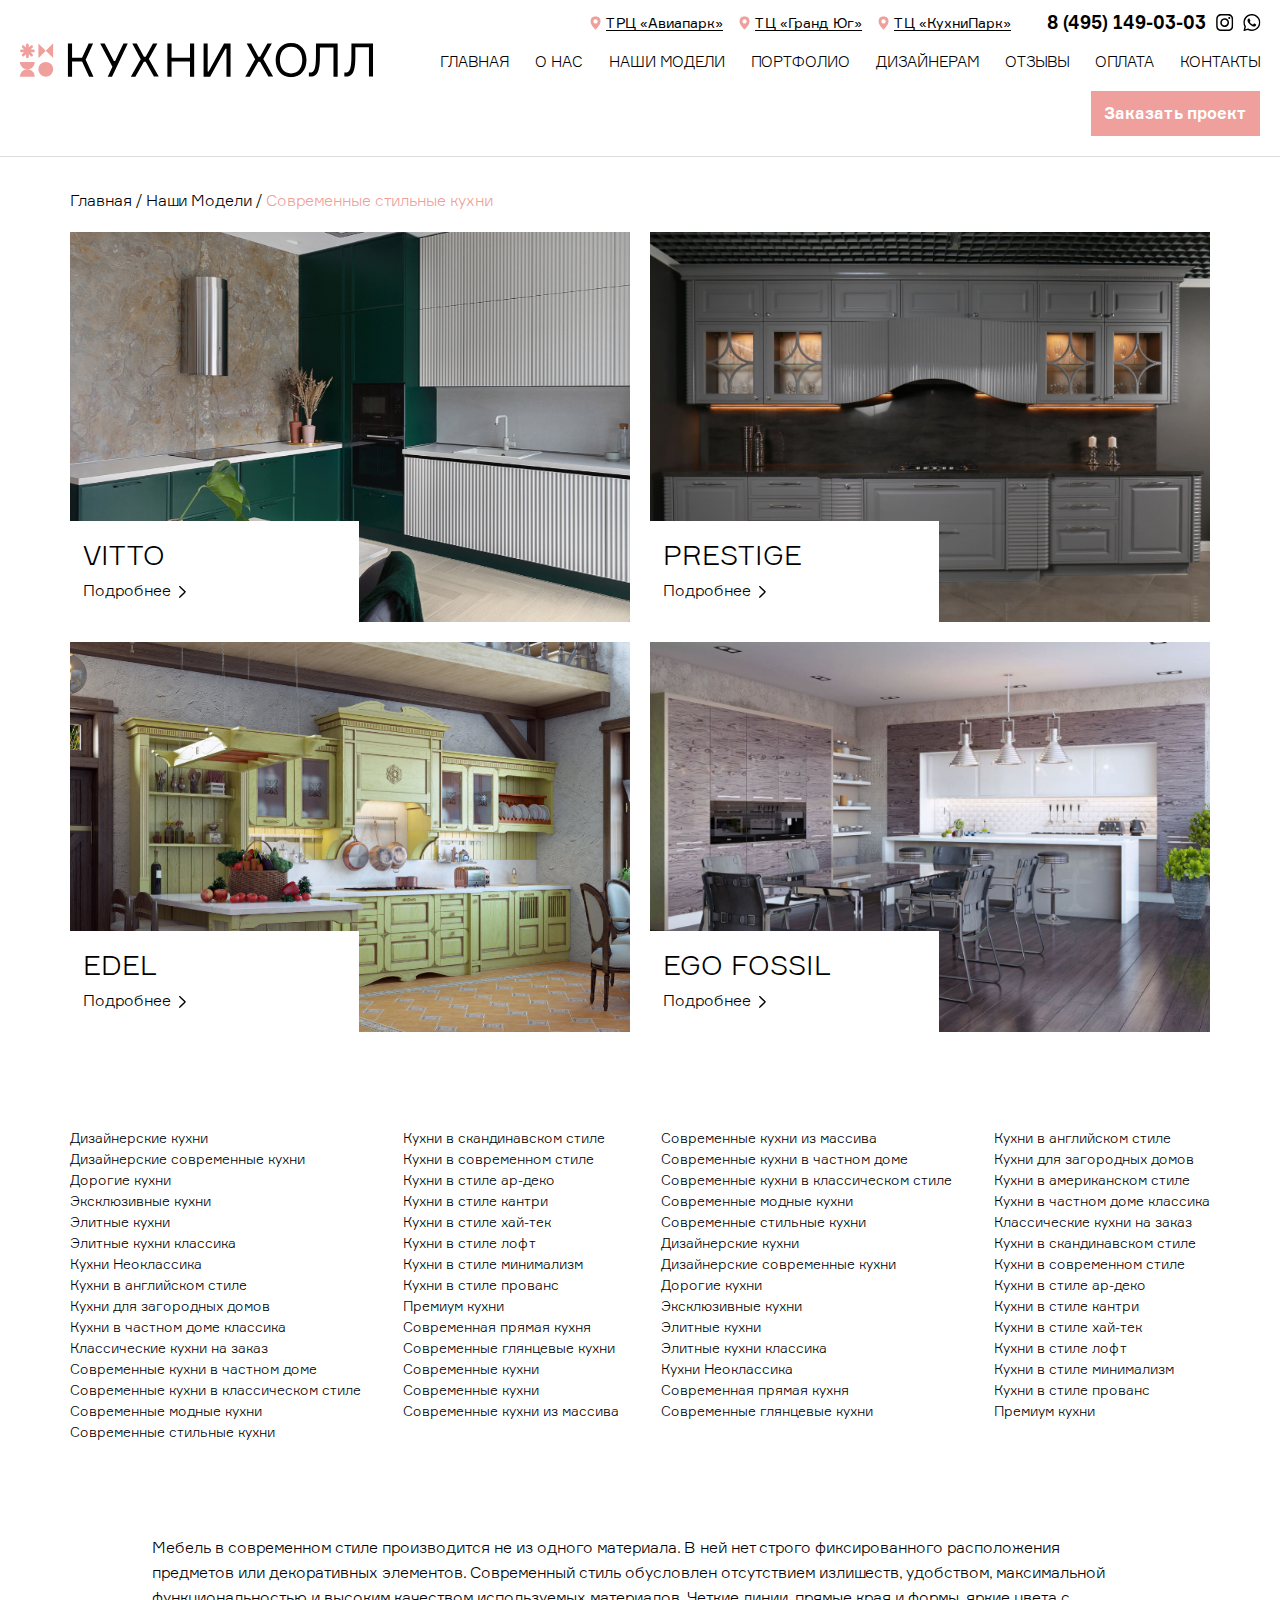
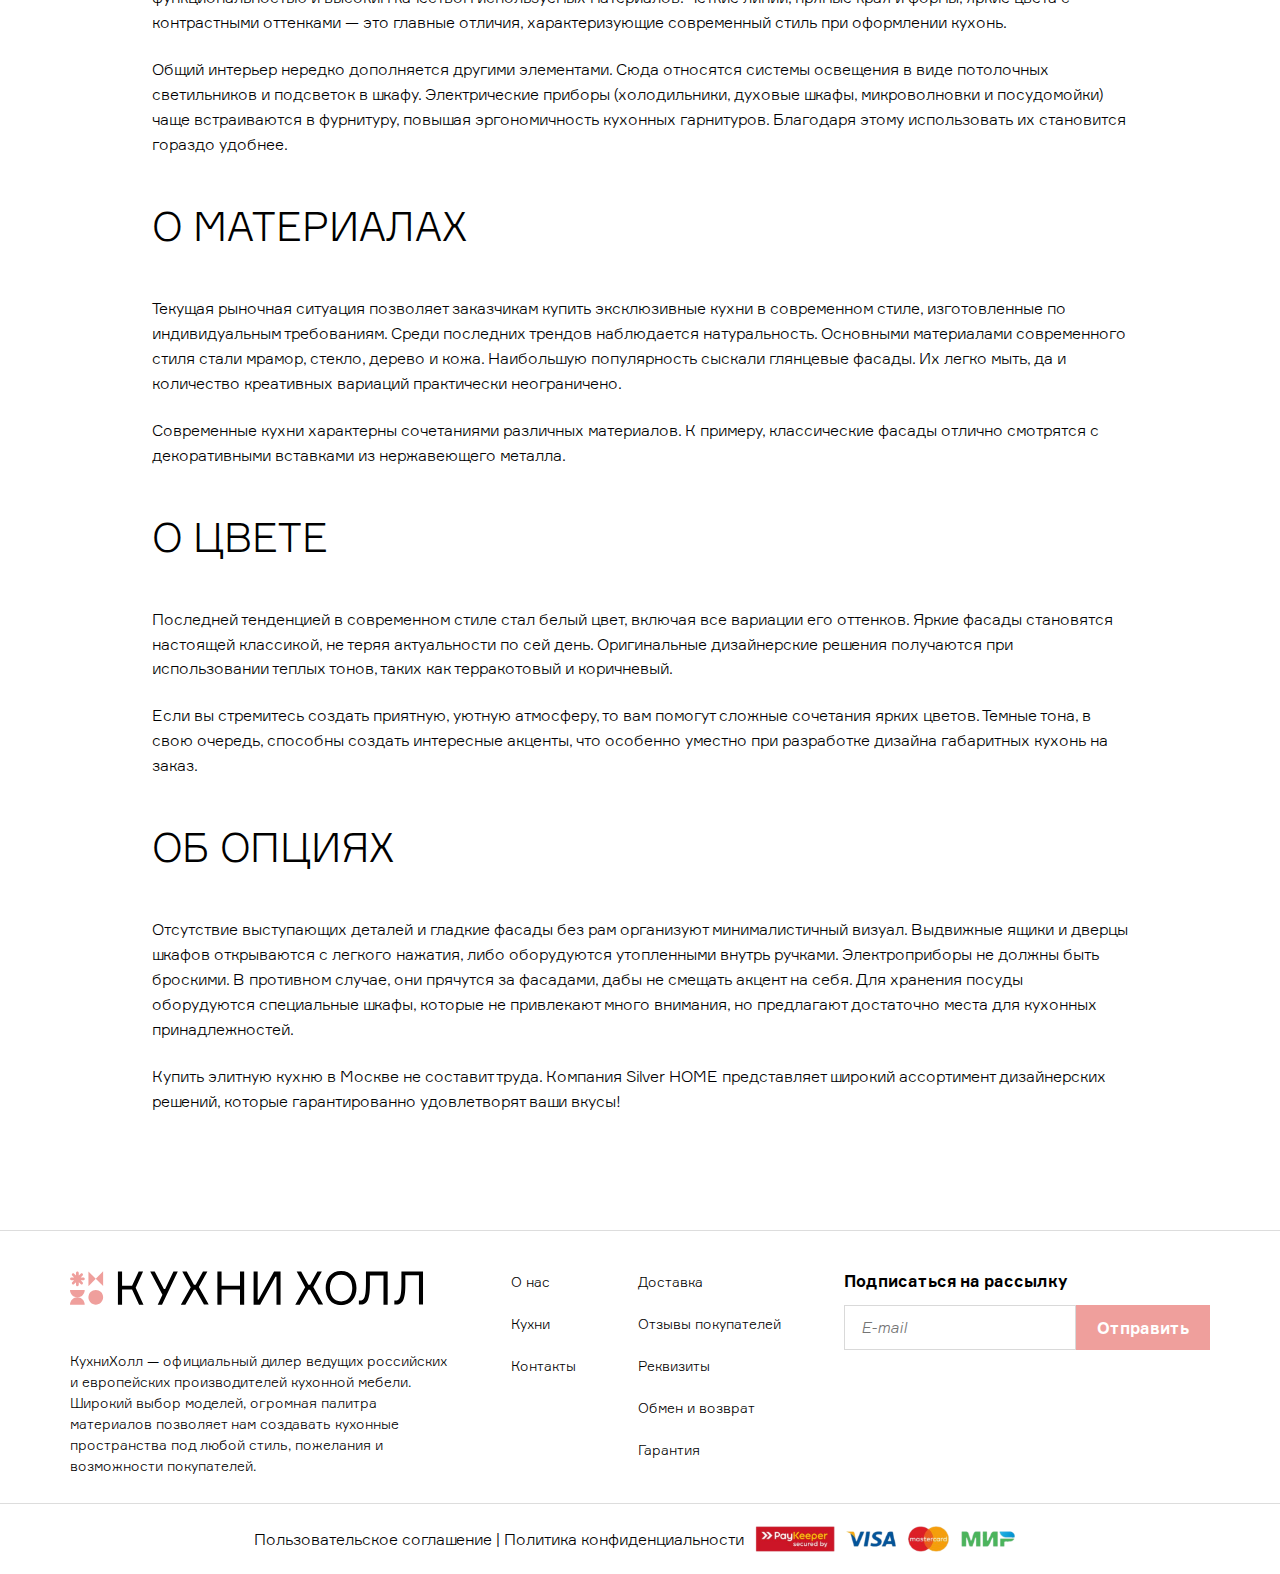
<file: models-modern.html>
<!DOCTYPE html>
<html lang="en">
<head>
	<meta charset="UTF-8">
	<meta http-equiv="X-UA-Compatible" content="IE=edge">
	<meta name="viewport" content="width=device-width, initial-scale=1.0">
	<title>Кухни Холл — идеальная гарнитура</title>
	<link rel="stylesheet" href="css/swiper-bundle.min.css">
	<link rel="stylesheet" href="css/style.css">
	<link rel="icon" href="img/favicon.png">
</head>
<body>
	<div class="popup-offer">
		<div class="popup-offer__bg overlay-bg"></div>
		<div class="popup-offer__body">
			<button type="button" class="btn popup-offer__close close-popup-btn">
				<img src="img/popup-close-img.svg" alt="">
			</button>
			<h3 class="popup-offer__title">
				ЗАКАЗАТЬ проект
			</h3>
			<form action="#" class="popup-offer__form">
				<input type="text" class="popup-offer__input" placeholder="Как вас зовут?">
				<input type="number" class="popup-offer__input" placeholder="+7 _ _ _  _ _ _  _ _  _ _">
				<div class="popup-offer__input-wrapper">
					<input type="checkbox" class="popup-offer__checkbox" id="popup-offer__checkbox">
					<label for="popup-offer__checkbox"></label>
					<p class="popup-offer__text">
						Я даю согласие на обработку своих персональных данных
					</p>
				</div>
				<button type="submit" class="btn btn_primary popup-offer__btn">
					Заказать проект
				</button>
			</form>
		</div>
	</div>

	<div class="burger-menu" id="main-navigation">
		<div class="burger-menu__bg"></div>
		<div class="burger-menu__body">
			<button type="button" class="burger-menu__close">
				<img src="img/burger-btn__close.svg" alt="">
			</button>
			<button type="button" class="btn btn_primary burger-menu__btn popup-offer-btn-open">
				Заказать проект
			</button>
			<ul class="burger-menu__list">
				<li class="burger-menu__item">
					<a href="index.html" class="burger-menu__link">
						ГЛАВНАЯ
					</a>
				</li>
				<li class="burger-menu__item">
					<a href="about-us.html" class="burger-menu__link">
						О нас
					</a>
				</li>
				<li class="burger-menu__item">
					<a href="models.html" class="burger-menu__link">
						НАШИ Модели
					</a>
				</li>
				<li class="burger-menu__item">
					<a href="portfolio.html" class="burger-menu__link">
						Портфолио 
					</a>
				</li>
				<li class="burger-menu__item">
					<a href="designer.html" class="burger-menu__link">
						ДИЗАЙНЕРАМ
					</a>
				</li>
				<li class="burger-menu__item">
					<a href="review.html" class="burger-menu__link">
						Отзывы
					</a>
				</li>
				<li class="burger-menu__item">
					<a href="payment.html" class="burger-menu__link">
						Оплата 
					</a>
				</li>
				<li class="burger-menu__item">
					<a href="contact.html" class="burger-menu__link">
						Контакты 
					</a>
				</li>
			</ul>
			<ul class="burger-menu__location-list">
				<li class="burger-menu__location-item">
					<img src="img/bookmark-icon.svg" alt="">
					<span>ТРЦ «Авиапарк»</span>
				</li>
				<li class="burger-menu__location-item">
					<img src="img/bookmark-icon.svg" alt="">
					<span>ТЦ «Гранд Юг»</span>
				</li>
				<li class="burger-menu__location-item">
					<img src="img/bookmark-icon.svg" alt="">
					<span>ТЦ «КухниПарк»</span>
				</li>
			</ul>
		</div>
	</div>

	<header class="header" id="header">
		<div class="container">
			<div class="header-phone">
				<a href="#" class="header-phone__location">
					ТРЦ «Авиапарк»
				</a>
				<a href="#" class="header-phone__location">
					ТЦ «Гранд Юг»
				</a>
				<a href="#" class="header-phone__location">
					ТЦ «КухниПарк»
				</a>
				<a href="tel: 8 (495) 149-03-03" class="header-phone__link">
					8 (495) 149-03-03
				</a>
				<div class="header-phone__social">
					<a href="#" class="header-phone__social-item">
						<img src="img/instagram-small-icon.svg" alt="">
					</a>
					<a href="#" class="header-phone__social-item">
						<img src="img/whatsapp-small-icon.svg" alt="">
					</a>
				</div>
			</div>
			<nav class="nav">
				<a href="index.html" class="logo">
					<img src="img/logo.svg" alt="">
				</a>
				<ul class="menu">
					<li class="menu__item">
						<a href="index.html" class="menu__link">
							ГЛАВНАЯ
						</a>
					</li>
					<li class="menu__item">
						<a href="about-us.html" class="menu__link">
							О нас
						</a>
					</li>
					<li class="menu__item">
						<a href="models.html" class="menu__link">
							НАШИ Модели
						</a>
					</li>
					<li class="menu__item">
						<a href="portfolio.html" class="menu__link">
							Портфолио
						</a>
					</li>
					<li class="menu__item">
						<a href="designer.html" class="menu__link">
							ДИЗАЙНЕРАМ
						</a>
					</li>
					<li class="menu__item">
						<a href="review.html" class="menu__link">
							Отзывы
						</a>
					</li>
					<li class="menu__item">
						<a href="payment.html" class="menu__link">
							Оплата
						</a>
					</li>
					<li class="menu__item">
						<a href="contact.html" class="menu__link">
							Контакты
						</a>
					</li>
				</ul>
				<button type="button" class="btn btn_primary menu__btn popup-offer-btn-open">
					Заказать проект
				</button>
				<div class="nav__burger-wrapper">
					<a href="#" class="whatsapp-link">
						<img src="img/whatsapp-img.svg" alt="">
					</a>
					<button class="burger" type="button">
						<img src="img/burger-img.svg" alt="">
					</button>
				</div>
			</nav>
		</div>
	</header>

	<section class="models" id="models">
		<div class="container">
			<div class="breadcrumb">
				<a href="index.html" class="breadcrumb__link">Главная</a> / <a href="models.html" class="breadcrumb__link">Наши Модели</a> / <a href="models-modern.html" class="breadcrumb__link">Современные стильные кухни</a>
			</div>
			<!-- <h2 class="section-title models__title">
				КУХНИ
			</h2>
			<p class="models__text">
				Широкий ассортимент моделей кухонь КУХНИ ХОЛЛ, а также возможность выбора нестандартных  размеров, позволяют реализовать дизайн-проекты любой сложности. Мы предоставляем Вам свободу при выборе материала, цвета, размеров и отделки фасадов, чтобы мы вместе смогли создать кухню с учетом Вашего характера.
			</p> -->
			<!-- <div class="models-tab-list">
				<a href="models.html" class="models-tab-list__btn active">
					ВСЕ модели
				</a>
				<a href="models-modern.html" class="models-tab-list__btn">
					Современные
				</a>
				<a href="models-modern.html" class="models-tab-list__btn">
					Классика
				</a>
				<a href="models-modern.html" class="models-tab-list__btn">
					Неоклассика
				</a>
			</div> -->
			<ul class="models-grid">
				<li class="models-grid__item">
					<div class="models-grid__img">
						<img src="img/models-img-1.jpg" alt="">
						<a href="kitchen.html" class="models-more more">
							<h3 class="models-more__title more__title">
								VITTO
							</h3>
							<p class="models-more__text more__text">
								Подробнее
							</p>
						</a>
					</div>
				</li>
				<li class="models-grid__item">
					<div class="models-grid__img">
						<img src="img/models-img-2.jpg" alt="">
						<a href="kitchen.html" class="models-more more">
							<h3 class="models-more__title more__title">
								PRESTIGE
							</h3>
							<p class="models-more__text more__text">
								Подробнее
							</p>
						</a>
					</div>
				</li>
				<li class="models-grid__item">
					<div class="models-grid__img">
						<img src="img/models-img-6.jpg" alt="">
						<a href="kitchen.html" class="models-more more">
							<h3 class="models-more__title more__title">
								EDEL
							</h3>
							<p class="models-more__text more__text">
								Подробнее
							</p>
						</a>
					</div>
				</li>
				<li class="models-grid__item">
					<div class="models-grid__img">
						<img src="img/models-img-7.jpg" alt="">
						<a href="kitchen.html" class="models-more more">
							<h3 class="models-more__title more__title">
								EGO FOSSIL
							</h3>
							<p class="models-more__text more__text">
								Подробнее
							</p>
						</a>
					</div>
				</li>
			</ul>
			<div class="text-list-wrapper">
				<ul class="text-list">
					<li class="text-list__item">
						<a href="#" class="text-list__link">
							Дизайнерские кухни
						</a>
					</li>
					<li class="text-list__item">
						<a href="#" class="text-list__link">
							Дизайнерские современные кухни
						</a>
					</li>
					<li class="text-list__item">
						<a href="#" class="text-list__link">
							Дорогие кухни
						</a>
					</li>
					<li class="text-list__item">
						<a href="#" class="text-list__link">
							Эксклюзивные кухни
						</a>
					</li>
					<li class="text-list__item">
						<a href="#" class="text-list__link">
							Элитные кухни
						</a>
					</li>
					<li class="text-list__item">
						<a href="#" class="text-list__link">
							Элитные кухни классика
						</a>
					</li>
					<li class="text-list__item">
						<a href="#" class="text-list__link">
							Кухни Неоклассика
						</a>
					</li>
					<li class="text-list__item">
						<a href="#" class="text-list__link">
							Кухни в английском стиле
						</a>
					</li>
					<li class="text-list__item">
						<a href="#" class="text-list__link">
							Кухни для загородных домов
						</a>
					</li>
					<li class="text-list__item">
						<a href="#" class="text-list__link">
							Кухни в частном доме классика
						</a>
					</li>
					<li class="text-list__item">
						<a href="#" class="text-list__link">
							Классические кухни на заказ
						</a>
					</li>
					<li class="text-list__item">
						<a href="#" class="text-list__link">
							Современные кухни в частном доме
						</a>
					</li>
					<li class="text-list__item">
						<a href="#" class="text-list__link">
							Современные кухни в классическом стиле
						</a>
					</li>
					<li class="text-list__item">
						<a href="#" class="text-list__link">
							Современные модные кухни
						</a>
					</li>
					<li class="text-list__item">
						<a href="#" class="text-list__link">
							Современные стильные кухни
						</a>
					</li>
				</ul>
				<ul class="text-list">
					<li class="text-list__item">
						<a href="#" class="text-list__link">
							Кухни в скандинавском стиле
						</a>
					</li>
					<li class="text-list__item">
						<a href="#" class="text-list__link">
							Кухни в современном стиле
						</a>
					</li>
					<li class="text-list__item">
						<a href="#" class="text-list__link">
							Кухни в стиле ар-деко
						</a>
					</li>
					<li class="text-list__item">
						<a href="#" class="text-list__link">
							Кухни в стиле кантри
						</a>
					</li>
					<li class="text-list__item">
						<a href="#" class="text-list__link">
							Кухни в стиле хай-тек
						</a>
					</li>
					<li class="text-list__item">
						<a href="#" class="text-list__link">
							Кухни в стиле лофт
						</a>
					</li>
					<li class="text-list__item">
						<a href="#" class="text-list__link">
							Кухни в стиле минимализм
						</a>
					</li>
					<li class="text-list__item">
						<a href="#" class="text-list__link">
							Кухни в стиле прованс
						</a>
					</li>
					<li class="text-list__item">
						<a href="#" class="text-list__link">
							Премиум кухни
						</a>
					</li>
					<li class="text-list__item">
						<a href="#" class="text-list__link">
							Современная прямая кухня
						</a>
					</li>
					<li class="text-list__item">
						<a href="#" class="text-list__link">
							Современные глянцевые кухни
						</a>
					</li>
					<li class="text-list__item">
						<a href="#" class="text-list__link">
							Современные кухни
						</a>
					</li>
					<li class="text-list__item">
						<a href="#" class="text-list__link">
							Современные кухни
						</a>
					</li>
					<li class="text-list__item">
						<a href="#" class="text-list__link">
							Современные кухни из массива
						</a>
					</li>
				</ul>
				<ul class="text-list">
					<li class="text-list__item">
						<a href="#" class="text-list__link">
							Современные кухни из массива
						</a>
					</li>
					<li class="text-list__item">
						<a href="#" class="text-list__link">
							Современные кухни в частном доме
						</a>
					</li>
					<li class="text-list__item">
						<a href="#" class="text-list__link">
							Современные кухни в классическом стиле
						</a>
					</li>
					<li class="text-list__item">
						<a href="#" class="text-list__link">
							Современные модные кухни
						</a>
					</li>
					<li class="text-list__item">
						<a href="#" class="text-list__link">
							Современные стильные кухни
						</a>
					</li>
					<li class="text-list__item">
						<a href="#" class="text-list__link">
							Дизайнерские кухни
						</a>
					</li>
					<li class="text-list__item">
						<a href="#" class="text-list__link">
							Дизайнерские современные кухни
						</a>
					</li>
					<li class="text-list__item">
						<a href="#" class="text-list__link">
							Дорогие кухни
						</a>
					</li>
					<li class="text-list__item">
						<a href="#" class="text-list__link">
							Эксклюзивные кухни
						</a>
					</li>
					<li class="text-list__item">
						<a href="#" class="text-list__link">
							Элитные кухни
						</a>
					</li>
					<li class="text-list__item">
						<a href="#" class="text-list__link">
							Элитные кухни классика
						</a>
					</li>
					<li class="text-list__item">
						<a href="#" class="text-list__link">
							Кухни Неоклассика
						</a>
					</li>
					<li class="text-list__item">
						<a href="#" class="text-list__link">
							Современная прямая кухня
						</a>
					</li>
					<li class="text-list__item">
						<a href="#" class="text-list__link">
							Современные глянцевые кухни
						</a>
					</li>
				</ul>
				<ul class="text-list">
					<li class="text-list__item">
						<a href="#" class="text-list__link">
							Кухни в английском стиле
						</a>
					</li>
					<li class="text-list__item">
						<a href="#" class="text-list__link">
							Кухни для загородных домов
						</a>
					</li>
					<li class="text-list__item">
						<a href="#" class="text-list__link">
							Кухни в американском стиле
						</a>
					</li>
					<li class="text-list__item">
						<a href="#" class="text-list__link">
							Кухни в частном доме классика
						</a>
					</li>
					<li class="text-list__item">
						<a href="#" class="text-list__link">
							Классические кухни на заказ
						</a>
					</li>
					<li class="text-list__item">
						<a href="#" class="text-list__link">
							Кухни в скандинавском стиле
						</a>
					</li>
					<li class="text-list__item">
						<a href="#" class="text-list__link">
							Кухни в современном стиле
						</a>
					</li>
					<li class="text-list__item">
						<a href="#" class="text-list__link">
							Кухни в стиле ар-деко
						</a>
					</li>
					<li class="text-list__item">
						<a href="#" class="text-list__link">
							Кухни в стиле кантри
						</a>
					</li>
					<li class="text-list__item">
						<a href="#" class="text-list__link">
							Кухни в стиле хай-тек
						</a>
					</li>
					<li class="text-list__item">
						<a href="#" class="text-list__link">
							Кухни в стиле лофт
						</a>
					</li>
					<li class="text-list__item">
						<a href="#" class="text-list__link">
							Кухни в стиле минимализм
						</a>
					</li>
					<li class="text-list__item">
						<a href="#" class="text-list__link">
							Кухни в стиле прованс
						</a>
					</li>
					<li class="text-list__item">
						<a href="#" class="text-list__link">
							Премиум кухни
						</a>
					</li>
				</ul>
			</div>
		</div>
	</section>

	<section class="option" id="option">
		<div class="container container_small">
			<div class="option__content">
				<p class="option__text">
					Мебель в современном стиле производится не из одного материала. В ней нет строго фиксированного расположения предметов или декоративных элементов. Современный стиль обусловлен отсутствием излишеств, удобством, максимальной функциональностью и высоким качеством используемых материалов. Четкие линии, прямые края и формы, яркие цвета с контрастными оттенками — это главные отличия, характеризующие современный стиль при оформлении кухонь.
				</p>
				<p class="option__text">
					Общий интерьер нередко дополняется другими элементами. Сюда относятся системы освещения в виде потолочных светильников и подсветок в шкафу. Электрические приборы (холодильники, духовые шкафы, микроволновки и посудомойки) чаще встраиваются в фурнитуру, повышая эргономичность кухонных гарнитуров. Благодаря этому использовать их становится гораздо удобнее.
				</p>
			</div>
			<div class="option__content">
				<h2 class="section-title option__title">
					О материалах
				</h2>
				<p class="option__text">
					Текущая рыночная ситуация позволяет заказчикам купить эксклюзивные кухни в современном стиле, изготовленные по индивидуальным требованиям. Среди последних трендов наблюдается натуральность. Основными материалами современного стиля стали мрамор, стекло, дерево и кожа. Наибольшую популярность сыскали глянцевые фасады. Их легко мыть, да и количество креативных вариаций практически неограничено.
				</p>
				<p class="option__text">
					Современные кухни характерны сочетаниями различных материалов. К примеру, классические фасады отлично смотрятся с декоративными вставками из нержавеющего металла.
				</p>
			</div>
			<div class="option__content">
				<h2 class="section-title option__title">
					О цвете
				</h2>
				<p class="option__text">
					Последней тенденцией в современном стиле стал белый цвет, включая все вариации его оттенков. Яркие фасады становятся настоящей классикой, не теряя актуальности по сей день. Оригинальные дизайнерские решения получаются при использовании теплых тонов, таких как терракотовый и коричневый.
				</p>
				<p class="option__text">
					Если вы стремитесь создать приятную, уютную атмосферу, то вам помогут сложные сочетания ярких цветов. Темные тона, в свою очередь, способны создать интересные акценты, что особенно уместно при разработке дизайна габаритных кухонь на заказ.
				</p>
			</div>
			<div class="option__content">
				<h2 class="section-title option__title">
					Об опциях
				</h2>
				<p class="option__text">
					Отсутствие выступающих деталей и гладкие фасады без рам организуют минималистичный визуал. Выдвижные ящики и дверцы шкафов открываются с легкого нажатия, либо оборудуются утопленными внутрь ручками. Электроприборы не должны быть броскими. В противном случае, они прячутся за фасадами, дабы не смещать акцент на себя. Для хранения посуды оборудуются специальные шкафы, которые не привлекают много внимания, но предлагают достаточно места для кухонных принадлежностей.
				</p>
				<p class="option__text">
					Купить элитную кухню в Москве не составит труда. Компания Silver HOME представляет широкий ассортимент дизайнерских решений, которые гарантированно удовлетворят ваши вкусы!
				</p>
			</div>
		</div>
	</section>

	<footer class="footer" id="footer">
		<div class="container">
			<div class="footer__wrapper">
				<div class="footer-logo">
					<a href="index.html" class="footer-logo__link">
						<img src="img/logo.svg" alt="">
					</a>
					<p class="footer-logo__text">
						КухниХолл — официальный дилер ведущих российских и европейских производителей кухонной мебели. Широкий выбор моделей, огромная палитра материалов позволяет нам создавать кухонные пространства под любой стиль, пожелания и возможности покупателей.
					</p>
				</div>
				<ul class="footer-list">
					<li class="footer-list__item">
						<a href="about-us.html" class="footer-list__link">
							О нас
						</a>
					</li>
					<li class="footer-list__item">
						<a href="models.html" class="footer-list__link">
							Кухни
						</a>
					</li>
					<li class="footer-list__item">
						<a href="contact.html" class="footer-list__link">
							Контакты
						</a>
					</li>
				</ul>
				<ul class="footer-list">
					<li class="footer-list__item">
						<a href="delivery.html" class="footer-list__link">
							Доставка
						</a>
					</li>
					<li class="footer-list__item">
						<a href="review.html" class="footer-list__link">
							Отзывы покупателей
						</a>
					</li>
					<li class="footer-list__item">
						<a href="payment.html" class="footer-list__link">
							Реквизиты
						</a>
					</li>
					<li class="footer-list__item">
						<a href="return.html" class="footer-list__link">
							Обмен и возврат
						</a>
					</li>
					<li class="footer-list__item">
						<a href="guarantee.html" class="footer-list__link">
							Гарантия
						</a>
					</li>
				</ul>
				<form action="#" class="footer-form">
					<p class="footer-form__title">
						Подписаться на рассылку
					</p>
					<div class="footer-form__input-wrapper">
						<input type="email" class="footer-form__input" placeholder="E-mail"><!--
						--><button type="submit" class="btn btn_primary footer-form__btn">
							Отправить
						</button>
					</div>
				</form>
			</div>
		</div>
		<div class="footer-right">
			<div class="footer-right__text">
				<a href="#">Пользовательское соглашение</a><span> | </span><a href="#">Политика конфиденциальности</a>
			</div>
			<div class="footer-right__img">
				<img src="img/payment-img.svg" alt="">
			</div>
		</div>
	</footer>

	<script src="js/swiper-bundle.min.js"></script>
	<script src="js/main.js"></script>
</body>
</html>
</file>
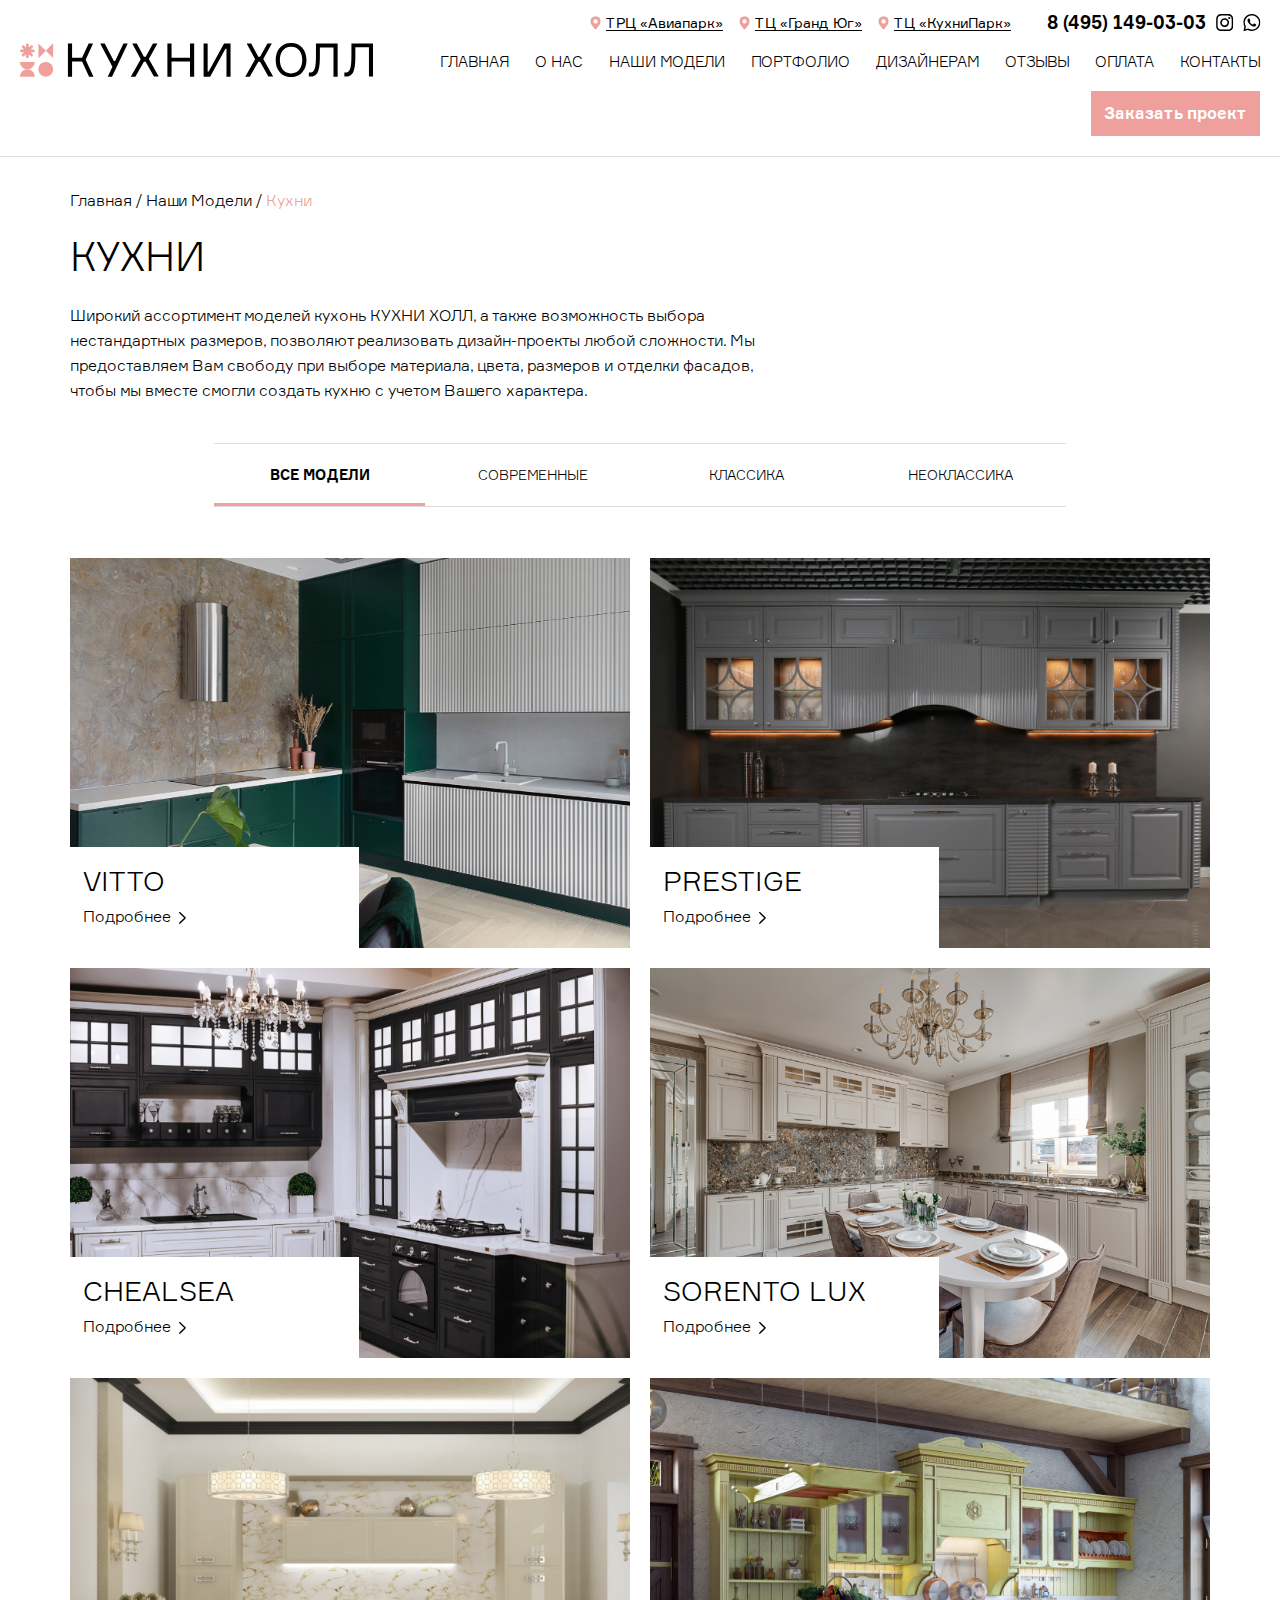
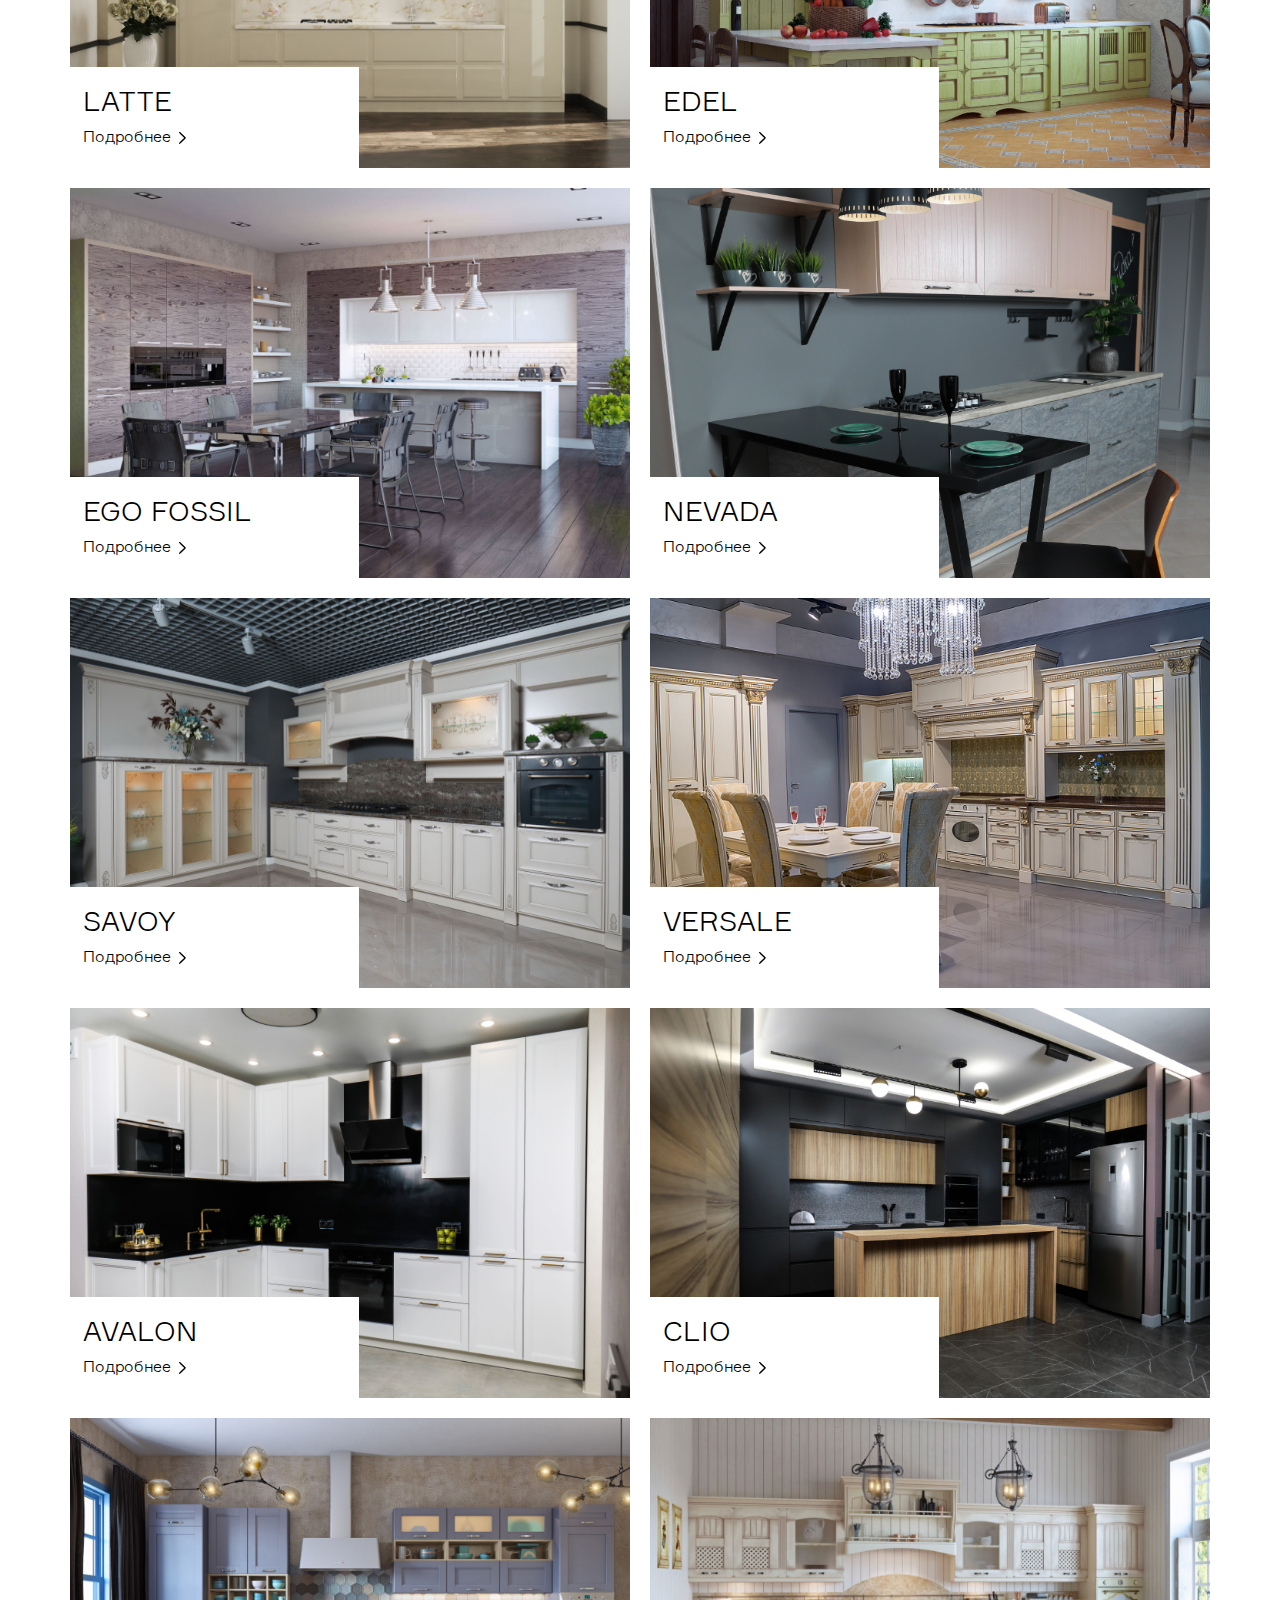
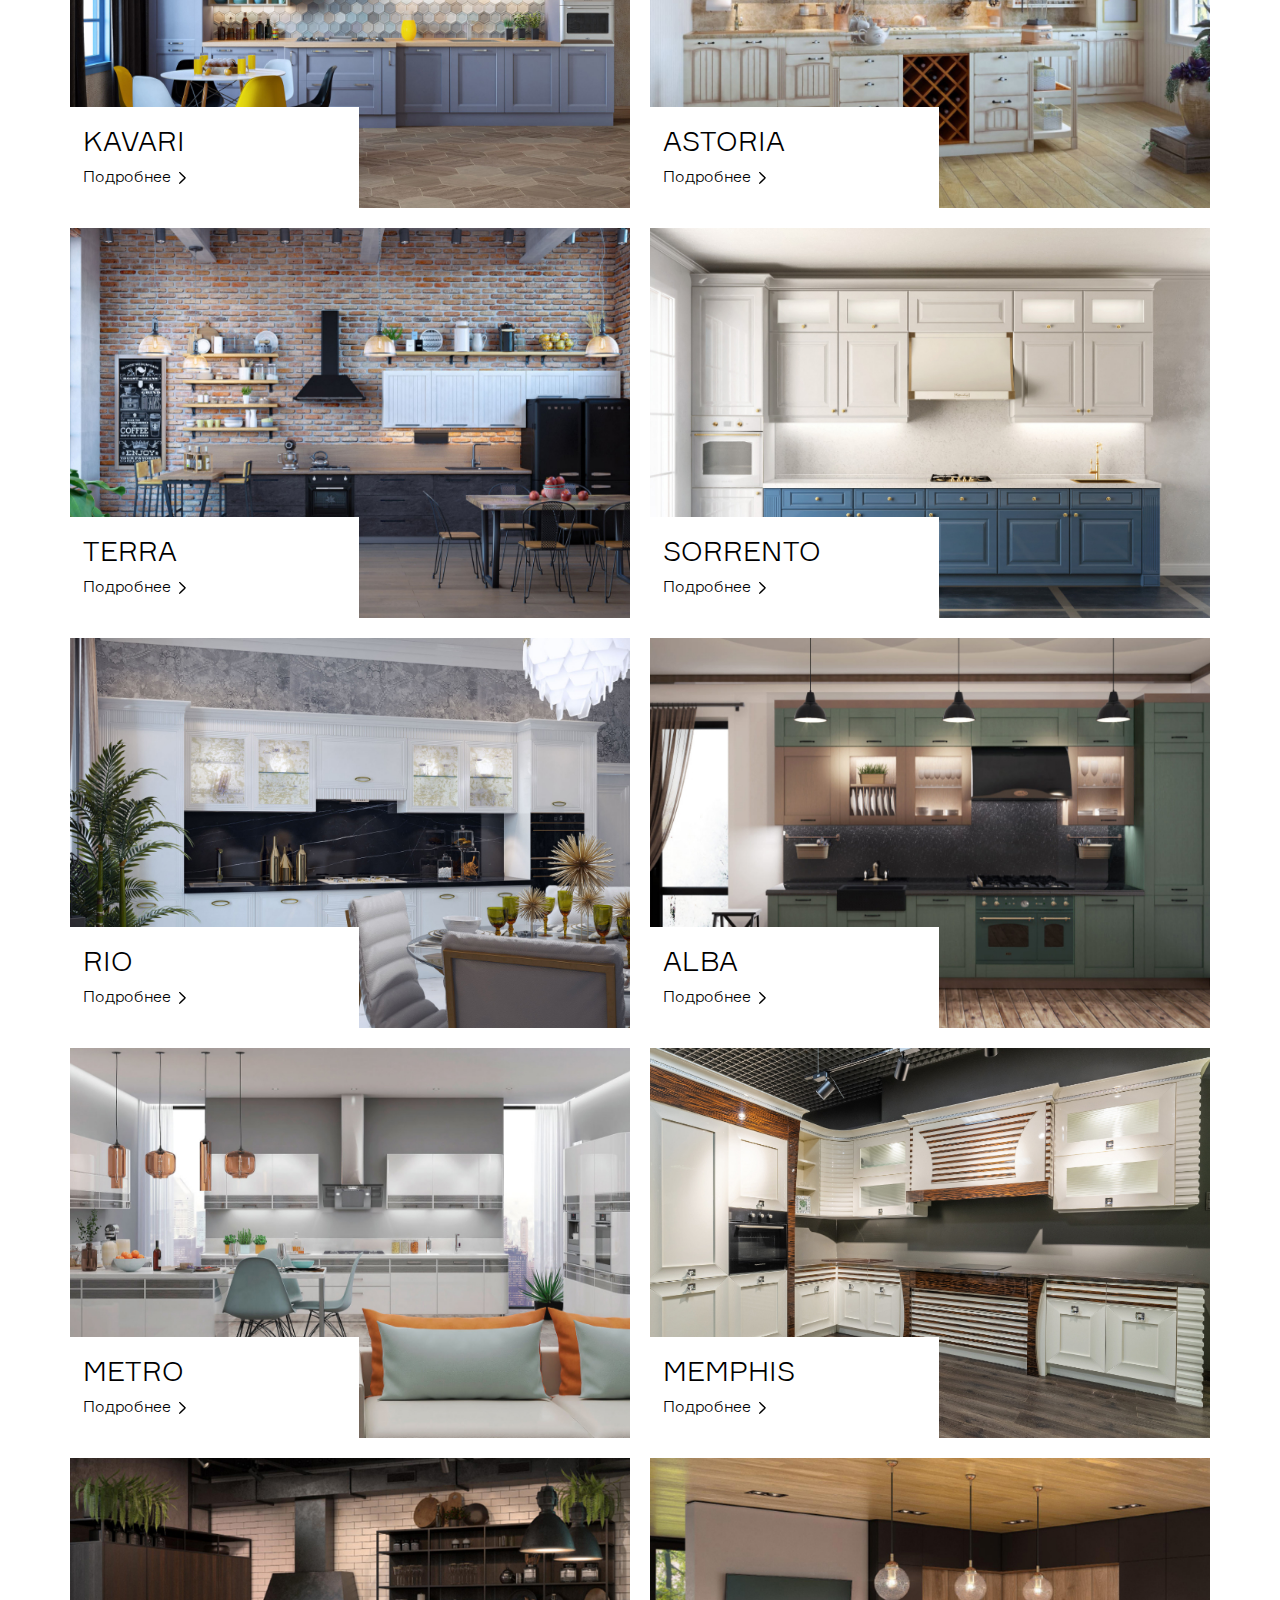
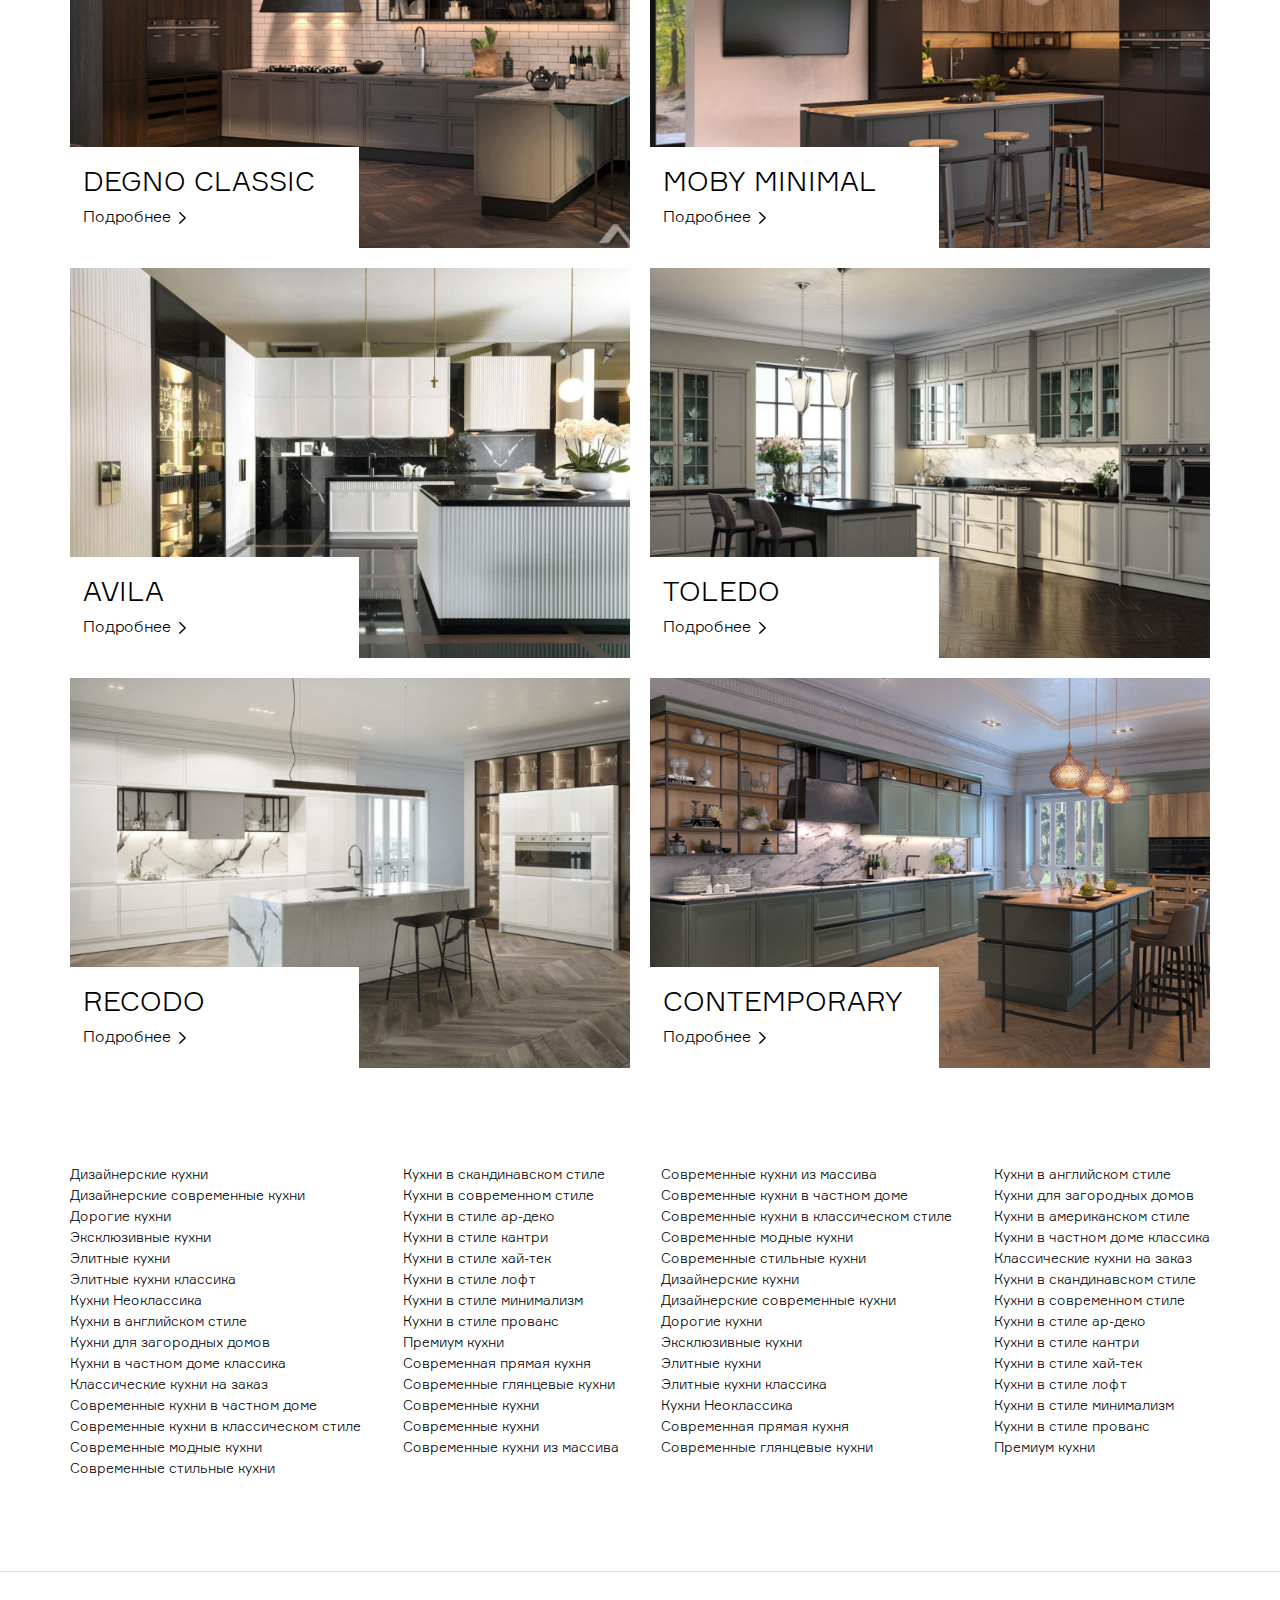
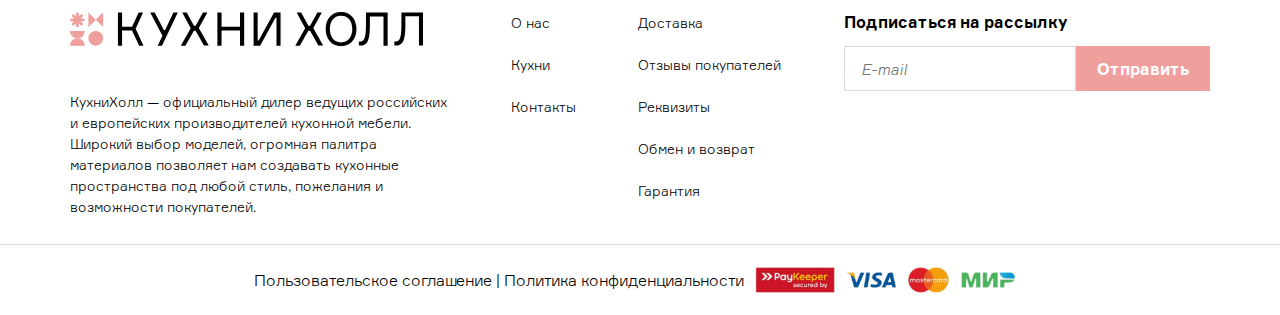
<file: models.html>
<!DOCTYPE html>
<html lang="en">
<head>
	<meta charset="UTF-8">
	<meta http-equiv="X-UA-Compatible" content="IE=edge">
	<meta name="viewport" content="width=device-width, initial-scale=1.0">
	<title>Кухни Холл — идеальная гарнитура</title>
	<link rel="stylesheet" href="css/swiper-bundle.min.css">
	<link rel="stylesheet" href="css/style.css">
	<link rel="icon" href="img/favicon.png">
</head>
<body>
	<div class="popup-offer">
		<div class="popup-offer__bg overlay-bg"></div>
		<div class="popup-offer__body">
			<button type="button" class="btn popup-offer__close close-popup-btn">
				<img src="img/popup-close-img.svg" alt="">
			</button>
			<h3 class="popup-offer__title">
				ЗАКАЗАТЬ проект
			</h3>
			<form action="#" class="popup-offer__form">
				<input type="text" class="popup-offer__input" placeholder="Как вас зовут?">
				<input type="number" class="popup-offer__input" placeholder="+7 _ _ _  _ _ _  _ _  _ _">
				<div class="popup-offer__input-wrapper">
					<input type="checkbox" class="popup-offer__checkbox" id="popup-offer__checkbox">
					<label for="popup-offer__checkbox"></label>
					<p class="popup-offer__text">
						Я даю согласие на обработку своих персональных данных
					</p>
				</div>
				<button type="submit" class="btn btn_primary popup-offer__btn">
					Заказать проект
				</button>
			</form>
		</div>
	</div>

	<div class="burger-menu" id="main-navigation">
		<div class="burger-menu__bg"></div>
		<div class="burger-menu__body">
			<button type="button" class="burger-menu__close">
				<img src="img/burger-btn__close.svg" alt="">
			</button>
			<button type="button" class="btn btn_primary burger-menu__btn popup-offer-btn-open">
				Заказать проект
			</button>
			<ul class="burger-menu__list">
				<li class="burger-menu__item">
					<a href="index.html" class="burger-menu__link">
						ГЛАВНАЯ
					</a>
				</li>
				<li class="burger-menu__item">
					<a href="about-us.html" class="burger-menu__link">
						О нас
					</a>
				</li>
				<li class="burger-menu__item">
					<a href="models.html" class="burger-menu__link">
						НАШИ Модели
					</a>
				</li>
				<li class="burger-menu__item">
					<a href="portfolio.html" class="burger-menu__link">
						Портфолио 
					</a>
				</li>
				<li class="burger-menu__item">
					<a href="designer.html" class="burger-menu__link">
						ДИЗАЙНЕРАМ
					</a>
				</li>
				<li class="burger-menu__item">
					<a href="review.html" class="burger-menu__link">
						Отзывы
					</a>
				</li>
				<li class="burger-menu__item">
					<a href="payment.html" class="burger-menu__link">
						Оплата 
					</a>
				</li>
				<li class="burger-menu__item">
					<a href="contact.html" class="burger-menu__link">
						Контакты 
					</a>
				</li>
			</ul>
			<ul class="burger-menu__location-list">
				<li class="burger-menu__location-item">
					<img src="img/bookmark-icon.svg" alt="">
					<span>ТРЦ «Авиапарк»</span>
				</li>
				<li class="burger-menu__location-item">
					<img src="img/bookmark-icon.svg" alt="">
					<span>ТЦ «Гранд Юг»</span>
				</li>
				<li class="burger-menu__location-item">
					<img src="img/bookmark-icon.svg" alt="">
					<span>ТЦ «КухниПарк»</span>
				</li>
			</ul>
		</div>
	</div>

	<header class="header" id="header">
		<div class="container">
			<div class="header-phone">
				<a href="#" class="header-phone__location">
					ТРЦ «Авиапарк»
				</a>
				<a href="#" class="header-phone__location">
					ТЦ «Гранд Юг»
				</a>
				<a href="#" class="header-phone__location">
					ТЦ «КухниПарк»
				</a>
				<a href="tel: 8 (495) 149-03-03" class="header-phone__link">
					8 (495) 149-03-03
				</a>
				<div class="header-phone__social">
					<a href="#" class="header-phone__social-item">
						<img src="img/instagram-small-icon.svg" alt="">
					</a>
					<a href="#" class="header-phone__social-item">
						<img src="img/whatsapp-small-icon.svg" alt="">
					</a>
				</div>
			</div>
			<nav class="nav">
				<a href="index.html" class="logo">
					<img src="img/logo.svg" alt="">
				</a>
				<ul class="menu">
					<li class="menu__item">
						<a href="index.html" class="menu__link">
							ГЛАВНАЯ
						</a>
					</li>
					<li class="menu__item">
						<a href="about-us.html" class="menu__link">
							О нас
						</a>
					</li>
					<li class="menu__item">
						<a href="models.html" class="menu__link">
							НАШИ Модели
						</a>
					</li>
					<li class="menu__item">
						<a href="portfolio.html" class="menu__link">
							Портфолио
						</a>
					</li>
					<li class="menu__item">
						<a href="designer.html" class="menu__link">
							ДИЗАЙНЕРАМ
						</a>
					</li>
					<li class="menu__item">
						<a href="review.html" class="menu__link">
							Отзывы
						</a>
					</li>
					<li class="menu__item">
						<a href="payment.html" class="menu__link">
							Оплата
						</a>
					</li>
					<li class="menu__item">
						<a href="contact.html" class="menu__link">
							Контакты
						</a>
					</li>
				</ul>
				<button type="button" class="btn btn_primary menu__btn popup-offer-btn-open">
					Заказать проект
				</button>
				<div class="nav__burger-wrapper">
					<a href="#" class="whatsapp-link">
						<img src="img/whatsapp-img.svg" alt="">
					</a>
					<button class="burger" type="button">
						<img src="img/burger-img.svg" alt="">
					</button>
				</div>
			</nav>
		</div>
	</header>

	<section class="models" id="models">
		<div class="container">
			<div class="breadcrumb">
				<a href="index.html" class="breadcrumb__link">Главная</a> / <a href="models.html" class="breadcrumb__link">Наши Модели</a> / <a href="models.html" class="breadcrumb__link">Кухни</a>
			</div>
			<h2 class="section-title models__title">
				КУХНИ
			</h2>
			<p class="models__text">
				Широкий ассортимент моделей кухонь КУХНИ ХОЛЛ, а также возможность выбора нестандартных  размеров, позволяют реализовать дизайн-проекты любой сложности. Мы предоставляем Вам свободу при выборе материала, цвета, размеров и отделки фасадов, чтобы мы вместе смогли создать кухню с учетом Вашего характера.
			</p>
			<div class="models-tab-list">
				<a href="models.html" class="models-tab-list__btn active">
					ВСЕ модели
				</a>
				<a href="models-modern.html" class="models-tab-list__btn">
					Современные
				</a>
				<a href="models-modern.html" class="models-tab-list__btn">
					Классика
				</a>
				<a href="models-modern.html" class="models-tab-list__btn">
					Неоклассика
				</a>
			</div>
			<ul class="models-grid">
				<li class="models-grid__item">
					<div class="models-grid__img">
						<img src="img/models-img-1.jpg" alt="">
						<a href="kitchen.html" class="models-more more">
							<h3 class="models-more__title more__title">
								VITTO
							</h3>
							<p class="models-more__text more__text">
								Подробнее
							</p>
						</a>
					</div>
				</li>
				<li class="models-grid__item">
					<div class="models-grid__img">
						<img src="img/models-img-2.jpg" alt="">
						<a href="kitchen.html" class="models-more more">
							<h3 class="models-more__title more__title">
								PRESTIGE
							</h3>
							<p class="models-more__text more__text">
								Подробнее
							</p>
						</a>
					</div>
				</li>
				<li class="models-grid__item">
					<div class="models-grid__img">
						<img src="img/models-img-3.jpg" alt="">
						<a href="kitchen.html" class="models-more more">
							<h3 class="models-more__title more__title">
								CHEALSEA
							</h3>
							<p class="models-more__text more__text">
								Подробнее
							</p>
						</a>
					</div>
				</li>
				<li class="models-grid__item">
					<div class="models-grid__img">
						<img src="img/models-img-4.jpg" alt="">
						<a href="kitchen.html" class="models-more more">
							<h3 class="models-more__title more__title">
								SORENTO LUX
							</h3>
							<p class="models-more__text more__text">
								Подробнее
							</p>
						</a>
					</div>
				</li>
				<li class="models-grid__item">
					<div class="models-grid__img">
						<img src="img/models-img-5.jpg" alt="">
						<a href="kitchen.html" class="models-more more">
							<h3 class="models-more__title more__title">
								LATTE
							</h3>
							<p class="models-more__text more__text">
								Подробнее
							</p>
						</a>
					</div>
				</li>
				<li class="models-grid__item">
					<div class="models-grid__img">
						<img src="img/models-img-6.jpg" alt="">
						<a href="kitchen.html" class="models-more more">
							<h3 class="models-more__title more__title">
								EDEL
							</h3>
							<p class="models-more__text more__text">
								Подробнее
							</p>
						</a>
					</div>
				</li>
				<li class="models-grid__item">
					<div class="models-grid__img">
						<img src="img/models-img-7.jpg" alt="">
						<a href="kitchen.html" class="models-more more">
							<h3 class="models-more__title more__title">
								EGO FOSSIL
							</h3>
							<p class="models-more__text more__text">
								Подробнее
							</p>
						</a>
					</div>
				</li>
				<li class="models-grid__item">
					<div class="models-grid__img">
						<img src="img/models-img-8.jpg" alt="">
						<a href="kitchen.html" class="models-more more">
							<h3 class="models-more__title more__title">
								NEVADA
							</h3>
							<p class="models-more__text more__text">
								Подробнее
							</p>
						</a>
					</div>
				</li>
				<li class="models-grid__item">
					<div class="models-grid__img">
						<img src="img/models-img-9.jpg" alt="">
						<a href="kitchen.html" class="models-more more">
							<h3 class="models-more__title more__title">
								SAVOY
							</h3>
							<p class="models-more__text more__text">
								Подробнее
							</p>
						</a>
					</div>
				</li>
				<li class="models-grid__item">
					<div class="models-grid__img">
						<img src="img/models-img-10.jpg" alt="">
						<a href="kitchen.html" class="models-more more">
							<h3 class="models-more__title more__title">
								VERSALE
							</h3>
							<p class="models-more__text more__text">
								Подробнее
							</p>
						</a>
					</div>
				</li>
				<li class="models-grid__item">
					<div class="models-grid__img">
						<img src="img/models-img-11.jpg" alt="">
						<a href="kitchen.html" class="models-more more">
							<h3 class="models-more__title more__title">
								AVALON
							</h3>
							<p class="models-more__text more__text">
								Подробнее
							</p>
						</a>
					</div>
				</li>
				<li class="models-grid__item">
					<div class="models-grid__img">
						<img src="img/models-img-12.jpg" alt="">
						<a href="kitchen.html" class="models-more more">
							<h3 class="models-more__title more__title">
								CLIO
							</h3>
							<p class="models-more__text more__text">
								Подробнее
							</p>
						</a>
					</div>
				</li>
				<li class="models-grid__item">
					<div class="models-grid__img">
						<img src="img/models-img-13.jpg" alt="">
						<a href="kitchen.html" class="models-more more">
							<h3 class="models-more__title more__title">
								KAVARI
							</h3>
							<p class="models-more__text more__text">
								Подробнее
							</p>
						</a>
					</div>
				</li>
				<li class="models-grid__item">
					<div class="models-grid__img">
						<img src="img/models-img-14.jpg" alt="">
						<a href="kitchen.html" class="models-more more">
							<h3 class="models-more__title more__title">
								ASTORIA
							</h3>
							<p class="models-more__text more__text">
								Подробнее
							</p>
						</a>
					</div>
				</li>
				<li class="models-grid__item">
					<div class="models-grid__img">
						<img src="img/models-img-15.jpg" alt="">
						<a href="kitchen.html" class="models-more more">
							<h3 class="models-more__title more__title">
								TERRA
							</h3>
							<p class="models-more__text more__text">
								Подробнее
							</p>
						</a>
					</div>
				</li>
				<li class="models-grid__item">
					<div class="models-grid__img">
						<img src="img/models-img-16.jpg" alt="">
						<a href="kitchen.html" class="models-more more">
							<h3 class="models-more__title more__title">
								SORRENTO
							</h3>
							<p class="models-more__text more__text">
								Подробнее
							</p>
						</a>
					</div>
				</li>
				<li class="models-grid__item">
					<div class="models-grid__img">
						<img src="img/models-img-17.jpg" alt="">
						<a href="kitchen.html" class="models-more more">
							<h3 class="models-more__title more__title">
								RIO
							</h3>
							<p class="models-more__text more__text">
								Подробнее
							</p>
						</a>
					</div>
				</li>
				<li class="models-grid__item">
					<div class="models-grid__img">
						<img src="img/models-img-18.jpg" alt="">
						<a href="kitchen.html" class="models-more more">
							<h3 class="models-more__title more__title">
								ALBA
							</h3>
							<p class="models-more__text more__text">
								Подробнее
							</p>
						</a>
					</div>
				</li>
				<li class="models-grid__item">
					<div class="models-grid__img">
						<img src="img/models-img-19.jpg" alt="">
						<a href="kitchen.html" class="models-more more">
							<h3 class="models-more__title more__title">
								METRO
							</h3>
							<p class="models-more__text more__text">
								Подробнее
							</p>
						</a>
					</div>
				</li>
				<li class="models-grid__item">
					<div class="models-grid__img">
						<img src="img/models-img-20.jpg" alt="">
						<a href="kitchen.html" class="models-more more">
							<h3 class="models-more__title more__title">
								Memphis
							</h3>
							<p class="models-more__text more__text">
								Подробнее
							</p>
						</a>
					</div>
				</li>
				<li class="models-grid__item">
					<div class="models-grid__img">
						<img src="img/models-img-21.jpg" alt="">
						<a href="kitchen.html" class="models-more more">
							<h3 class="models-more__title more__title">
								Degno Classic
							</h3>
							<p class="models-more__text more__text">
								Подробнее
							</p>
						</a>
					</div>
				</li>
				<li class="models-grid__item">
					<div class="models-grid__img">
						<img src="img/models-img-22.jpg" alt="">
						<a href="kitchen.html" class="models-more more">
							<h3 class="models-more__title more__title">
								Moby Minimal
							</h3>
							<p class="models-more__text more__text">
								Подробнее
							</p>
						</a>
					</div>
				</li>
				<li class="models-grid__item">
					<div class="models-grid__img">
						<img src="img/models-img-23.jpg" alt="">
						<a href="kitchen.html" class="models-more more">
							<h3 class="models-more__title more__title">
								AVILA
							</h3>
							<p class="models-more__text more__text">
								Подробнее
							</p>
						</a>
					</div>
				</li>
				<li class="models-grid__item">
					<div class="models-grid__img">
						<img src="img/models-img-24.jpg" alt="">
						<a href="kitchen.html" class="models-more more">
							<h3 class="models-more__title more__title">
								TOLEDO
							</h3>
							<p class="models-more__text more__text">
								Подробнее
							</p>
						</a>
					</div>
				</li>
				<li class="models-grid__item">
					<div class="models-grid__img">
						<img src="img/models-img-25.jpg" alt="">
						<a href="kitchen.html" class="models-more more">
							<h3 class="models-more__title more__title">
								RECODO
							</h3>
							<p class="models-more__text more__text">
								Подробнее
							</p>
						</a>
					</div>
				</li>
				<li class="models-grid__item">
					<div class="models-grid__img">
						<img src="img/models-img-26.jpg" alt="">
						<a href="kitchen.html" class="models-more more">
							<h3 class="models-more__title more__title">
								Contemporary
							</h3>
							<p class="models-more__text more__text">
								Подробнее
							</p>
						</a>
					</div>
				</li>
			</ul>
			<div class="text-list-wrapper">
				<ul class="text-list">
					<li class="text-list__item">
						<a href="#" class="text-list__link">
							Дизайнерские кухни
						</a>
					</li>
					<li class="text-list__item">
						<a href="#" class="text-list__link">
							Дизайнерские современные кухни
						</a>
					</li>
					<li class="text-list__item">
						<a href="#" class="text-list__link">
							Дорогие кухни
						</a>
					</li>
					<li class="text-list__item">
						<a href="#" class="text-list__link">
							Эксклюзивные кухни
						</a>
					</li>
					<li class="text-list__item">
						<a href="#" class="text-list__link">
							Элитные кухни
						</a>
					</li>
					<li class="text-list__item">
						<a href="#" class="text-list__link">
							Элитные кухни классика
						</a>
					</li>
					<li class="text-list__item">
						<a href="#" class="text-list__link">
							Кухни Неоклассика
						</a>
					</li>
					<li class="text-list__item">
						<a href="#" class="text-list__link">
							Кухни в английском стиле
						</a>
					</li>
					<li class="text-list__item">
						<a href="#" class="text-list__link">
							Кухни для загородных домов
						</a>
					</li>
					<li class="text-list__item">
						<a href="#" class="text-list__link">
							Кухни в частном доме классика
						</a>
					</li>
					<li class="text-list__item">
						<a href="#" class="text-list__link">
							Классические кухни на заказ
						</a>
					</li>
					<li class="text-list__item">
						<a href="#" class="text-list__link">
							Современные кухни в частном доме
						</a>
					</li>
					<li class="text-list__item">
						<a href="#" class="text-list__link">
							Современные кухни в классическом стиле
						</a>
					</li>
					<li class="text-list__item">
						<a href="#" class="text-list__link">
							Современные модные кухни
						</a>
					</li>
					<li class="text-list__item">
						<a href="#" class="text-list__link">
							Современные стильные кухни
						</a>
					</li>
				</ul>
				<ul class="text-list">
					<li class="text-list__item">
						<a href="#" class="text-list__link">
							Кухни в скандинавском стиле
						</a>
					</li>
					<li class="text-list__item">
						<a href="#" class="text-list__link">
							Кухни в современном стиле
						</a>
					</li>
					<li class="text-list__item">
						<a href="#" class="text-list__link">
							Кухни в стиле ар-деко
						</a>
					</li>
					<li class="text-list__item">
						<a href="#" class="text-list__link">
							Кухни в стиле кантри
						</a>
					</li>
					<li class="text-list__item">
						<a href="#" class="text-list__link">
							Кухни в стиле хай-тек
						</a>
					</li>
					<li class="text-list__item">
						<a href="#" class="text-list__link">
							Кухни в стиле лофт
						</a>
					</li>
					<li class="text-list__item">
						<a href="#" class="text-list__link">
							Кухни в стиле минимализм
						</a>
					</li>
					<li class="text-list__item">
						<a href="#" class="text-list__link">
							Кухни в стиле прованс
						</a>
					</li>
					<li class="text-list__item">
						<a href="#" class="text-list__link">
							Премиум кухни
						</a>
					</li>
					<li class="text-list__item">
						<a href="#" class="text-list__link">
							Современная прямая кухня
						</a>
					</li>
					<li class="text-list__item">
						<a href="#" class="text-list__link">
							Современные глянцевые кухни
						</a>
					</li>
					<li class="text-list__item">
						<a href="#" class="text-list__link">
							Современные кухни
						</a>
					</li>
					<li class="text-list__item">
						<a href="#" class="text-list__link">
							Современные кухни
						</a>
					</li>
					<li class="text-list__item">
						<a href="#" class="text-list__link">
							Современные кухни из массива
						</a>
					</li>
				</ul>
				<ul class="text-list">
					<li class="text-list__item">
						<a href="#" class="text-list__link">
							Современные кухни из массива
						</a>
					</li>
					<li class="text-list__item">
						<a href="#" class="text-list__link">
							Современные кухни в частном доме
						</a>
					</li>
					<li class="text-list__item">
						<a href="#" class="text-list__link">
							Современные кухни в классическом стиле
						</a>
					</li>
					<li class="text-list__item">
						<a href="#" class="text-list__link">
							Современные модные кухни
						</a>
					</li>
					<li class="text-list__item">
						<a href="#" class="text-list__link">
							Современные стильные кухни
						</a>
					</li>
					<li class="text-list__item">
						<a href="#" class="text-list__link">
							Дизайнерские кухни
						</a>
					</li>
					<li class="text-list__item">
						<a href="#" class="text-list__link">
							Дизайнерские современные кухни
						</a>
					</li>
					<li class="text-list__item">
						<a href="#" class="text-list__link">
							Дорогие кухни
						</a>
					</li>
					<li class="text-list__item">
						<a href="#" class="text-list__link">
							Эксклюзивные кухни
						</a>
					</li>
					<li class="text-list__item">
						<a href="#" class="text-list__link">
							Элитные кухни
						</a>
					</li>
					<li class="text-list__item">
						<a href="#" class="text-list__link">
							Элитные кухни классика
						</a>
					</li>
					<li class="text-list__item">
						<a href="#" class="text-list__link">
							Кухни Неоклассика
						</a>
					</li>
					<li class="text-list__item">
						<a href="#" class="text-list__link">
							Современная прямая кухня
						</a>
					</li>
					<li class="text-list__item">
						<a href="#" class="text-list__link">
							Современные глянцевые кухни
						</a>
					</li>
				</ul>
				<ul class="text-list">
					<li class="text-list__item">
						<a href="#" class="text-list__link">
							Кухни в английском стиле
						</a>
					</li>
					<li class="text-list__item">
						<a href="#" class="text-list__link">
							Кухни для загородных домов
						</a>
					</li>
					<li class="text-list__item">
						<a href="#" class="text-list__link">
							Кухни в американском стиле
						</a>
					</li>
					<li class="text-list__item">
						<a href="#" class="text-list__link">
							Кухни в частном доме классика
						</a>
					</li>
					<li class="text-list__item">
						<a href="#" class="text-list__link">
							Классические кухни на заказ
						</a>
					</li>
					<li class="text-list__item">
						<a href="#" class="text-list__link">
							Кухни в скандинавском стиле
						</a>
					</li>
					<li class="text-list__item">
						<a href="#" class="text-list__link">
							Кухни в современном стиле
						</a>
					</li>
					<li class="text-list__item">
						<a href="#" class="text-list__link">
							Кухни в стиле ар-деко
						</a>
					</li>
					<li class="text-list__item">
						<a href="#" class="text-list__link">
							Кухни в стиле кантри
						</a>
					</li>
					<li class="text-list__item">
						<a href="#" class="text-list__link">
							Кухни в стиле хай-тек
						</a>
					</li>
					<li class="text-list__item">
						<a href="#" class="text-list__link">
							Кухни в стиле лофт
						</a>
					</li>
					<li class="text-list__item">
						<a href="#" class="text-list__link">
							Кухни в стиле минимализм
						</a>
					</li>
					<li class="text-list__item">
						<a href="#" class="text-list__link">
							Кухни в стиле прованс
						</a>
					</li>
					<li class="text-list__item">
						<a href="#" class="text-list__link">
							Премиум кухни
						</a>
					</li>
				</ul>
			</div>
		</div>
	</section>

	<footer class="footer" id="footer">
		<div class="container">
			<div class="footer__wrapper">
				<div class="footer-logo">
					<a href="index.html" class="footer-logo__link">
						<img src="img/logo.svg" alt="">
					</a>
					<p class="footer-logo__text">
						КухниХолл — официальный дилер ведущих российских и европейских производителей кухонной мебели. Широкий выбор моделей, огромная палитра материалов позволяет нам создавать кухонные пространства под любой стиль, пожелания и возможности покупателей.
					</p>
				</div>
				<ul class="footer-list">
					<li class="footer-list__item">
						<a href="about-us.html" class="footer-list__link">
							О нас
						</a>
					</li>
					<li class="footer-list__item">
						<a href="models.html" class="footer-list__link">
							Кухни
						</a>
					</li>
					<li class="footer-list__item">
						<a href="contact.html" class="footer-list__link">
							Контакты
						</a>
					</li>
				</ul>
				<ul class="footer-list">
					<li class="footer-list__item">
						<a href="delivery.html" class="footer-list__link">
							Доставка
						</a>
					</li>
					<li class="footer-list__item">
						<a href="review.html" class="footer-list__link">
							Отзывы покупателей
						</a>
					</li>
					<li class="footer-list__item">
						<a href="payment.html" class="footer-list__link">
							Реквизиты
						</a>
					</li>
					<li class="footer-list__item">
						<a href="return.html" class="footer-list__link">
							Обмен и возврат
						</a>
					</li>
					<li class="footer-list__item">
						<a href="guarantee.html" class="footer-list__link">
							Гарантия
						</a>
					</li>
				</ul>
				<form action="#" class="footer-form">
					<p class="footer-form__title">
						Подписаться на рассылку
					</p>
					<div class="footer-form__input-wrapper">
						<input type="email" class="footer-form__input" placeholder="E-mail"><!--
						--><button type="submit" class="btn btn_primary footer-form__btn">
							Отправить
						</button>
					</div>
				</form>
			</div>
		</div>
		<div class="footer-right">
			<div class="footer-right__text">
				<a href="#">Пользовательское соглашение</a><span> | </span><a href="#">Политика конфиденциальности</a>
			</div>
			<div class="footer-right__img">
				<img src="img/payment-img.svg" alt="">
			</div>
		</div>
	</footer>

	<script src="js/swiper-bundle.min.js"></script>
	<script src="js/main.js"></script>
</body>
</html>
</file>
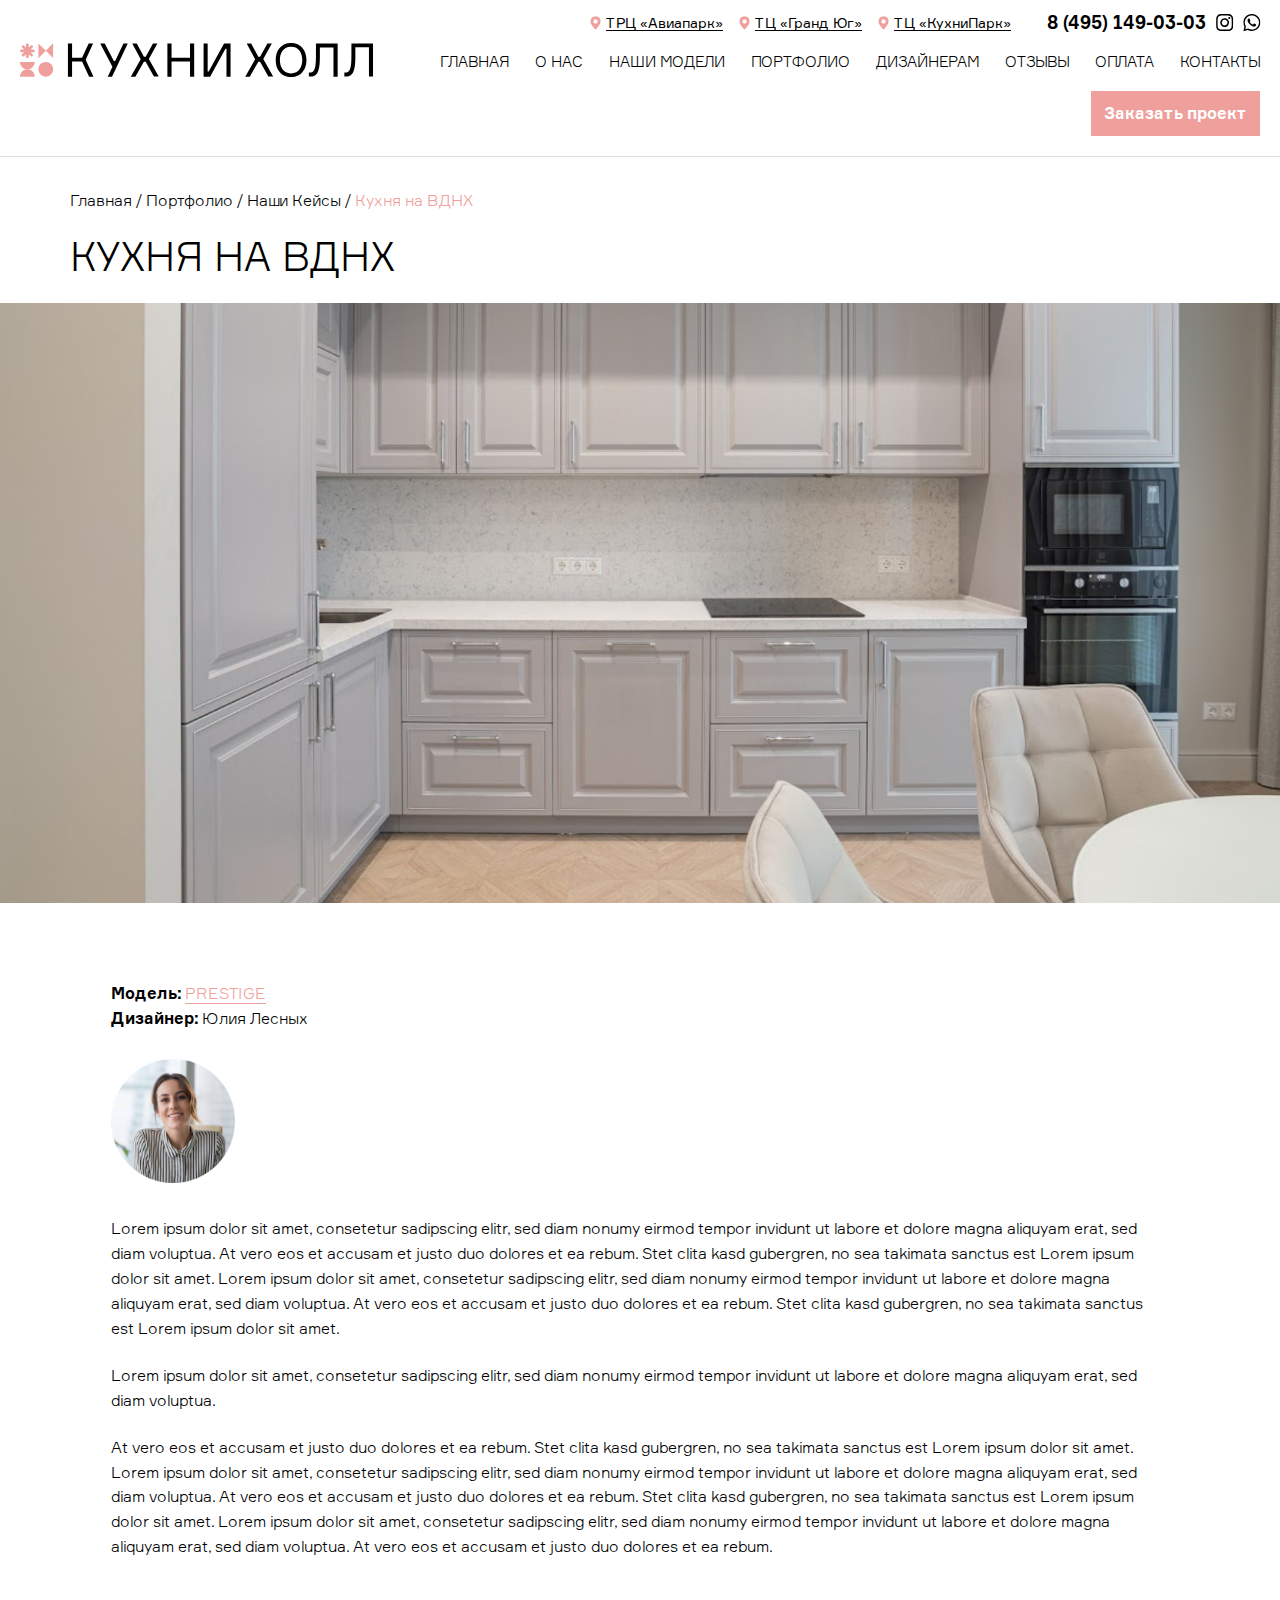
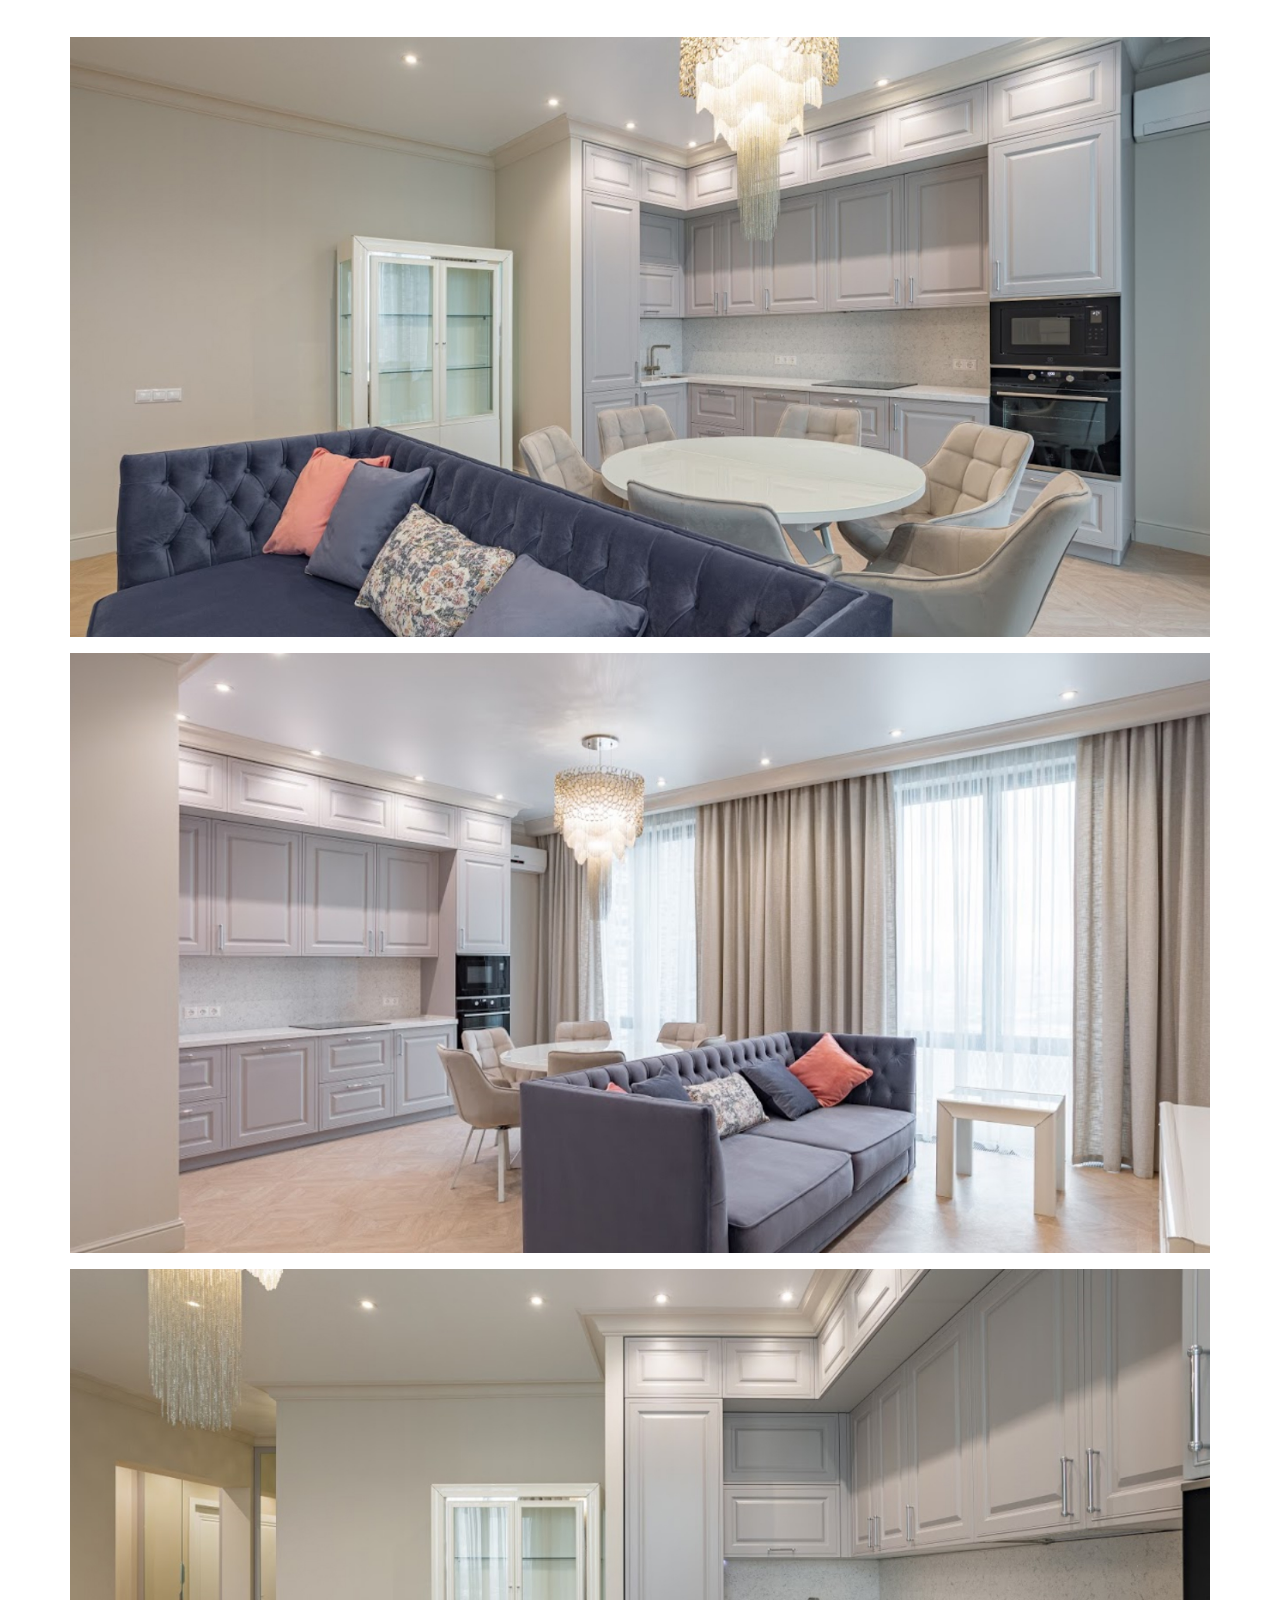
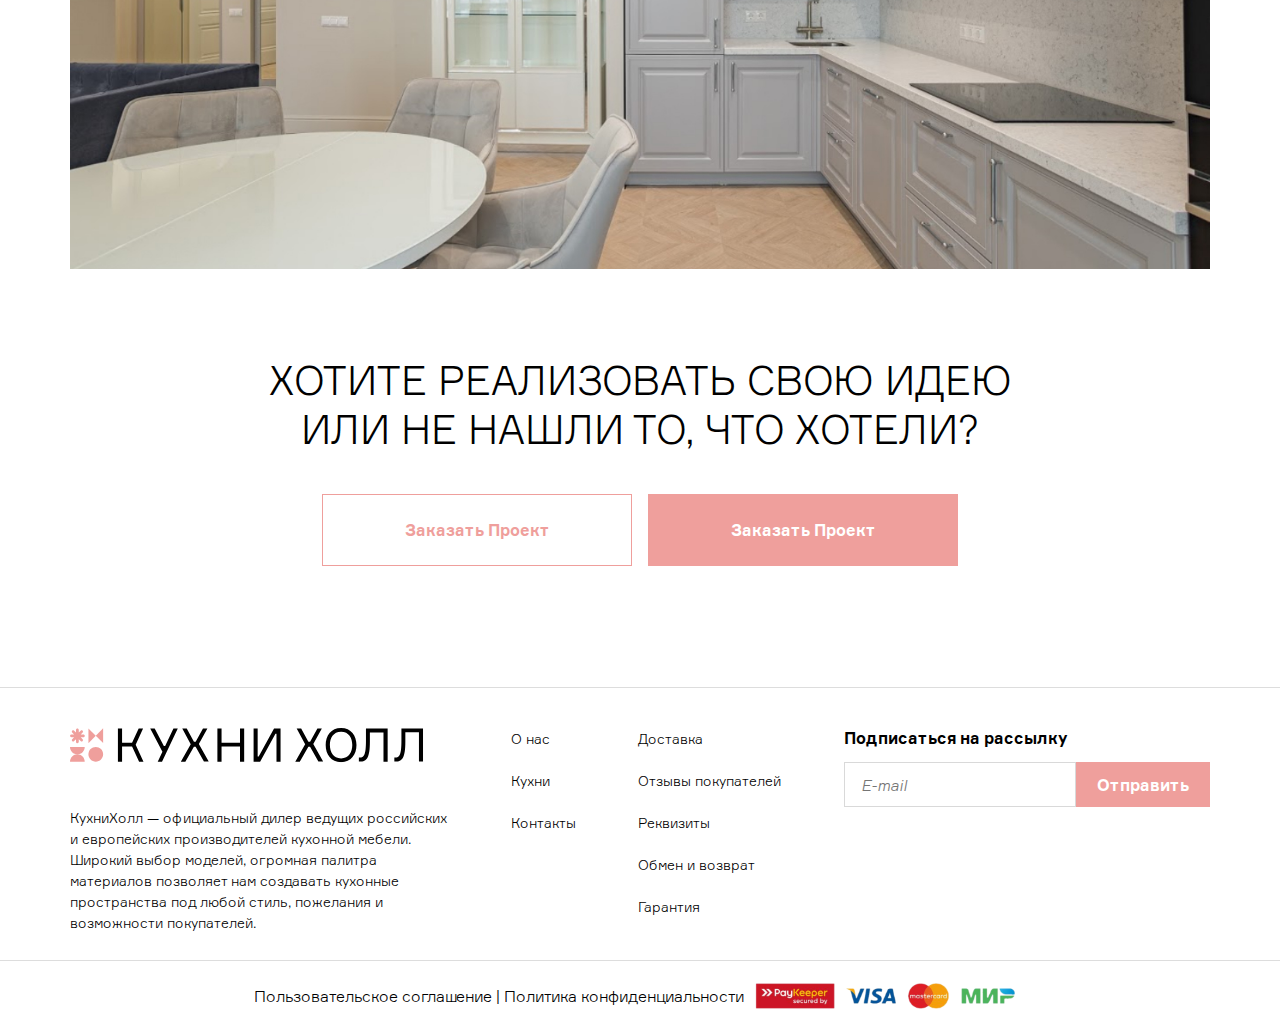
<file: our-case.html>
<!DOCTYPE html>
<html lang="en">
<head>
	<meta charset="UTF-8">
	<meta http-equiv="X-UA-Compatible" content="IE=edge">
	<meta name="viewport" content="width=device-width, initial-scale=1.0">
	<title>Кухни Холл — идеальная гарнитура</title>
	<link rel="stylesheet" href="css/swiper-bundle.min.css">
	<link rel="stylesheet" href="css/style.css">
	<link rel="icon" href="img/favicon.png">
</head>
<body>
	<div class="popup-offer">
		<div class="popup-offer__bg overlay-bg"></div>
		<div class="popup-offer__body">
			<button type="button" class="btn popup-offer__close close-popup-btn">
				<img src="img/popup-close-img.svg" alt="">
			</button>
			<h3 class="popup-offer__title">
				ЗАКАЗАТЬ проект
			</h3>
			<form action="#" class="popup-offer__form">
				<input type="text" class="popup-offer__input" placeholder="Как вас зовут?">
				<input type="number" class="popup-offer__input" placeholder="+7 _ _ _  _ _ _  _ _  _ _">
				<div class="popup-offer__input-wrapper">
					<input type="checkbox" class="popup-offer__checkbox" id="popup-offer__checkbox">
					<label for="popup-offer__checkbox"></label>
					<p class="popup-offer__text">
						Я даю согласие на обработку своих персональных данных
					</p>
				</div>
				<button type="submit" class="btn btn_primary popup-offer__btn">
					Заказать проект
				</button>
			</form>
		</div>
	</div>

	<div class="burger-menu" id="main-navigation">
		<div class="burger-menu__bg"></div>
		<div class="burger-menu__body">
			<button type="button" class="burger-menu__close">
				<img src="img/burger-btn__close.svg" alt="">
			</button>
			<button type="button" class="btn btn_primary burger-menu__btn popup-offer-btn-open">
				Заказать проект
			</button>
			<ul class="burger-menu__list">
				<li class="burger-menu__item">
					<a href="index.html" class="burger-menu__link">
						ГЛАВНАЯ
					</a>
				</li>
				<li class="burger-menu__item">
					<a href="about-us.html" class="burger-menu__link">
						О нас
					</a>
				</li>
				<li class="burger-menu__item">
					<a href="models.html" class="burger-menu__link">
						НАШИ Модели
					</a>
				</li>
				<li class="burger-menu__item">
					<a href="portfolio.html" class="burger-menu__link">
						Портфолио 
					</a>
				</li>
				<li class="burger-menu__item">
					<a href="designer.html" class="burger-menu__link">
						ДИЗАЙНЕРАМ
					</a>
				</li>
				<li class="burger-menu__item">
					<a href="review.html" class="burger-menu__link">
						Отзывы
					</a>
				</li>
				<li class="burger-menu__item">
					<a href="payment.html" class="burger-menu__link">
						Оплата 
					</a>
				</li>
				<li class="burger-menu__item">
					<a href="contact.html" class="burger-menu__link">
						Контакты 
					</a>
				</li>
			</ul>
			<ul class="burger-menu__location-list">
				<li class="burger-menu__location-item">
					<img src="img/bookmark-icon.svg" alt="">
					<span>ТРЦ «Авиапарк»</span>
				</li>
				<li class="burger-menu__location-item">
					<img src="img/bookmark-icon.svg" alt="">
					<span>ТЦ «Гранд Юг»</span>
				</li>
				<li class="burger-menu__location-item">
					<img src="img/bookmark-icon.svg" alt="">
					<span>ТЦ «КухниПарк»</span>
				</li>
			</ul>
		</div>
	</div>

	<header class="header" id="header">
		<div class="container">
			<div class="header-phone">
				<a href="#" class="header-phone__location">
					ТРЦ «Авиапарк»
				</a>
				<a href="#" class="header-phone__location">
					ТЦ «Гранд Юг»
				</a>
				<a href="#" class="header-phone__location">
					ТЦ «КухниПарк»
				</a>
				<a href="tel: 8 (495) 149-03-03" class="header-phone__link">
					8 (495) 149-03-03
				</a>
				<div class="header-phone__social">
					<a href="#" class="header-phone__social-item">
						<img src="img/instagram-small-icon.svg" alt="">
					</a>
					<a href="#" class="header-phone__social-item">
						<img src="img/whatsapp-small-icon.svg" alt="">
					</a>
				</div>
			</div>
			<nav class="nav">
				<a href="index.html" class="logo">
					<img src="img/logo.svg" alt="">
				</a>
				<ul class="menu">
					<li class="menu__item">
						<a href="index.html" class="menu__link">
							ГЛАВНАЯ
						</a>
					</li>
					<li class="menu__item">
						<a href="about-us.html" class="menu__link">
							О нас
						</a>
					</li>
					<li class="menu__item">
						<a href="models.html" class="menu__link">
							НАШИ Модели
						</a>
					</li>
					<li class="menu__item">
						<a href="portfolio.html" class="menu__link">
							Портфолио
						</a>
					</li>
					<li class="menu__item">
						<a href="designer.html" class="menu__link">
							ДИЗАЙНЕРАМ
						</a>
					</li>
					<li class="menu__item">
						<a href="review.html" class="menu__link">
							Отзывы
						</a>
					</li>
					<li class="menu__item">
						<a href="payment.html" class="menu__link">
							Оплата
						</a>
					</li>
					<li class="menu__item">
						<a href="contact.html" class="menu__link">
							Контакты
						</a>
					</li>
				</ul>
				<button type="button" class="btn btn_primary menu__btn popup-offer-btn-open">
					Заказать проект
				</button>
				<div class="nav__burger-wrapper">
					<a href="#" class="whatsapp-link">
						<img src="img/whatsapp-img.svg" alt="">
					</a>
					<button class="burger" type="button">
						<img src="img/burger-img.svg" alt="">
					</button>
				</div>
			</nav>
		</div>
	</header>

	<section class="kitchen" id="kitchen">
		<div class="container">
			<div class="breadcrumb">
				<a href="index.html" class="breadcrumb__link">Главная</a> / <a href="portfolio.html" class="breadcrumb__link">Портфолио</a> / <a href="our-case.html" class="breadcrumb__link">Наши Кейсы</a> / <a href="our-case.html" class="breadcrumb__link">Кухня на ВДНХ</a>
			</div>
			<h2 class="section-title kitchen__title">
				Кухня НА ВДНХ
			</h2>
		</div>
		<div class="kitchen__img">
			<img src="img/case-full-img.jpg" alt="">
		</div>
	</section>

	<section class="face" id="face">
		<div class="container container_large">
			<p class="face__title">
				Модель: <a href="kitchen.html">PRESTIGE</a>
			</p>
			<p class="face__title">
				Дизайнер: <span>Юлия Лесных</span>
			</p>
			<div class="face__img">
				<img src="img/designer-face-img-1.jpg" alt="">
			</div>
			<div class="face__content">
				<p class="face__text">
					Lorem ipsum dolor sit amet, consetetur sadipscing elitr, sed diam nonumy eirmod tempor invidunt ut labore et dolore magna aliquyam erat, sed diam voluptua. At vero eos et accusam et justo duo dolores et ea rebum. Stet clita kasd gubergren, no sea takimata sanctus est Lorem ipsum dolor sit amet. Lorem ipsum dolor sit amet, consetetur sadipscing elitr, sed diam nonumy eirmod tempor invidunt ut labore et dolore magna aliquyam erat, sed diam voluptua. At vero eos et accusam et justo duo dolores et ea rebum. Stet clita kasd gubergren, no sea takimata sanctus est Lorem ipsum dolor sit amet.
				</p>
				<p class="face__text">
					Lorem ipsum dolor sit amet, consetetur sadipscing elitr, sed diam nonumy eirmod tempor invidunt ut labore et dolore magna aliquyam erat, sed diam voluptua. 
				</p>
				<p class="face__text">
					At vero eos et accusam et justo duo dolores et ea rebum. Stet clita kasd gubergren, no sea takimata sanctus est Lorem ipsum dolor sit amet. Lorem ipsum dolor sit amet, consetetur sadipscing elitr, sed diam nonumy eirmod tempor invidunt ut labore et dolore magna aliquyam erat, sed diam voluptua. At vero eos et accusam et justo duo dolores et ea rebum. Stet clita kasd gubergren, no sea takimata sanctus est Lorem ipsum dolor sit amet. <span>Lorem ipsum dolor sit amet, consetetur sadipscing elitr, sed diam nonumy eirmod tempor invidunt ut labore et dolore magna aliquyam erat, sed diam voluptua. At vero eos et accusam et justo duo dolores et ea rebum.</span>
				</p>
			</div>
		</div>
	</section>

	<section class="idea" id="idea">
		<div class="container">
			<ul class="idea-list">
				<li class="idea-list__item">
					<img src="img/case-img-1.jpg" alt="">
				</li>
				<li class="idea-list__item">
					<img src="img/case-img-2.jpg" alt="">
				</li>
				<li class="idea-list__item">
					<img src="img/case-img-3.jpg" alt="">
				</li>
			</ul>
			<h2 class="section-title idea__title">
				Хотите реализовать свою идею или не нашли то, что хотели?
			</h2>
			<div class="idea__btn-group">
				<button class="btn btn_ghost idea__btn popup-offer-btn-open">
					Заказать Проект
				</button>
				<button class="btn btn_primary idea__btn popup-offer-btn-open">
					Заказать Проект
				</button>
			</div>
		</div>
	</section>

	<footer class="footer" id="footer">
		<div class="container">
			<div class="footer__wrapper">
				<div class="footer-logo">
					<a href="index.html" class="footer-logo__link">
						<img src="img/logo.svg" alt="">
					</a>
					<p class="footer-logo__text">
						КухниХолл — официальный дилер ведущих российских и европейских производителей кухонной мебели. Широкий выбор моделей, огромная палитра материалов позволяет нам создавать кухонные пространства под любой стиль, пожелания и возможности покупателей.
					</p>
				</div>
				<ul class="footer-list">
					<li class="footer-list__item">
						<a href="about-us.html" class="footer-list__link">
							О нас
						</a>
					</li>
					<li class="footer-list__item">
						<a href="models.html" class="footer-list__link">
							Кухни
						</a>
					</li>
					<li class="footer-list__item">
						<a href="contact.html" class="footer-list__link">
							Контакты
						</a>
					</li>
				</ul>
				<ul class="footer-list">
					<li class="footer-list__item">
						<a href="delivery.html" class="footer-list__link">
							Доставка
						</a>
					</li>
					<li class="footer-list__item">
						<a href="review.html" class="footer-list__link">
							Отзывы покупателей
						</a>
					</li>
					<li class="footer-list__item">
						<a href="payment.html" class="footer-list__link">
							Реквизиты
						</a>
					</li>
					<li class="footer-list__item">
						<a href="return.html" class="footer-list__link">
							Обмен и возврат
						</a>
					</li>
					<li class="footer-list__item">
						<a href="guarantee.html" class="footer-list__link">
							Гарантия
						</a>
					</li>
				</ul>
				<form action="#" class="footer-form">
					<p class="footer-form__title">
						Подписаться на рассылку
					</p>
					<div class="footer-form__input-wrapper">
						<input type="email" class="footer-form__input" placeholder="E-mail"><!--
						--><button type="submit" class="btn btn_primary footer-form__btn">
							Отправить
						</button>
					</div>
				</form>
			</div>
		</div>
		<div class="footer-right">
			<div class="footer-right__text">
				<a href="#">Пользовательское соглашение</a><span> | </span><a href="#">Политика конфиденциальности</a>
			</div>
			<div class="footer-right__img">
				<img src="img/payment-img.svg" alt="">
			</div>
		</div>
	</footer>

	<script src="js/swiper-bundle.min.js"></script>
	<script src="js/main.js"></script>
</body>
</html>
</file>
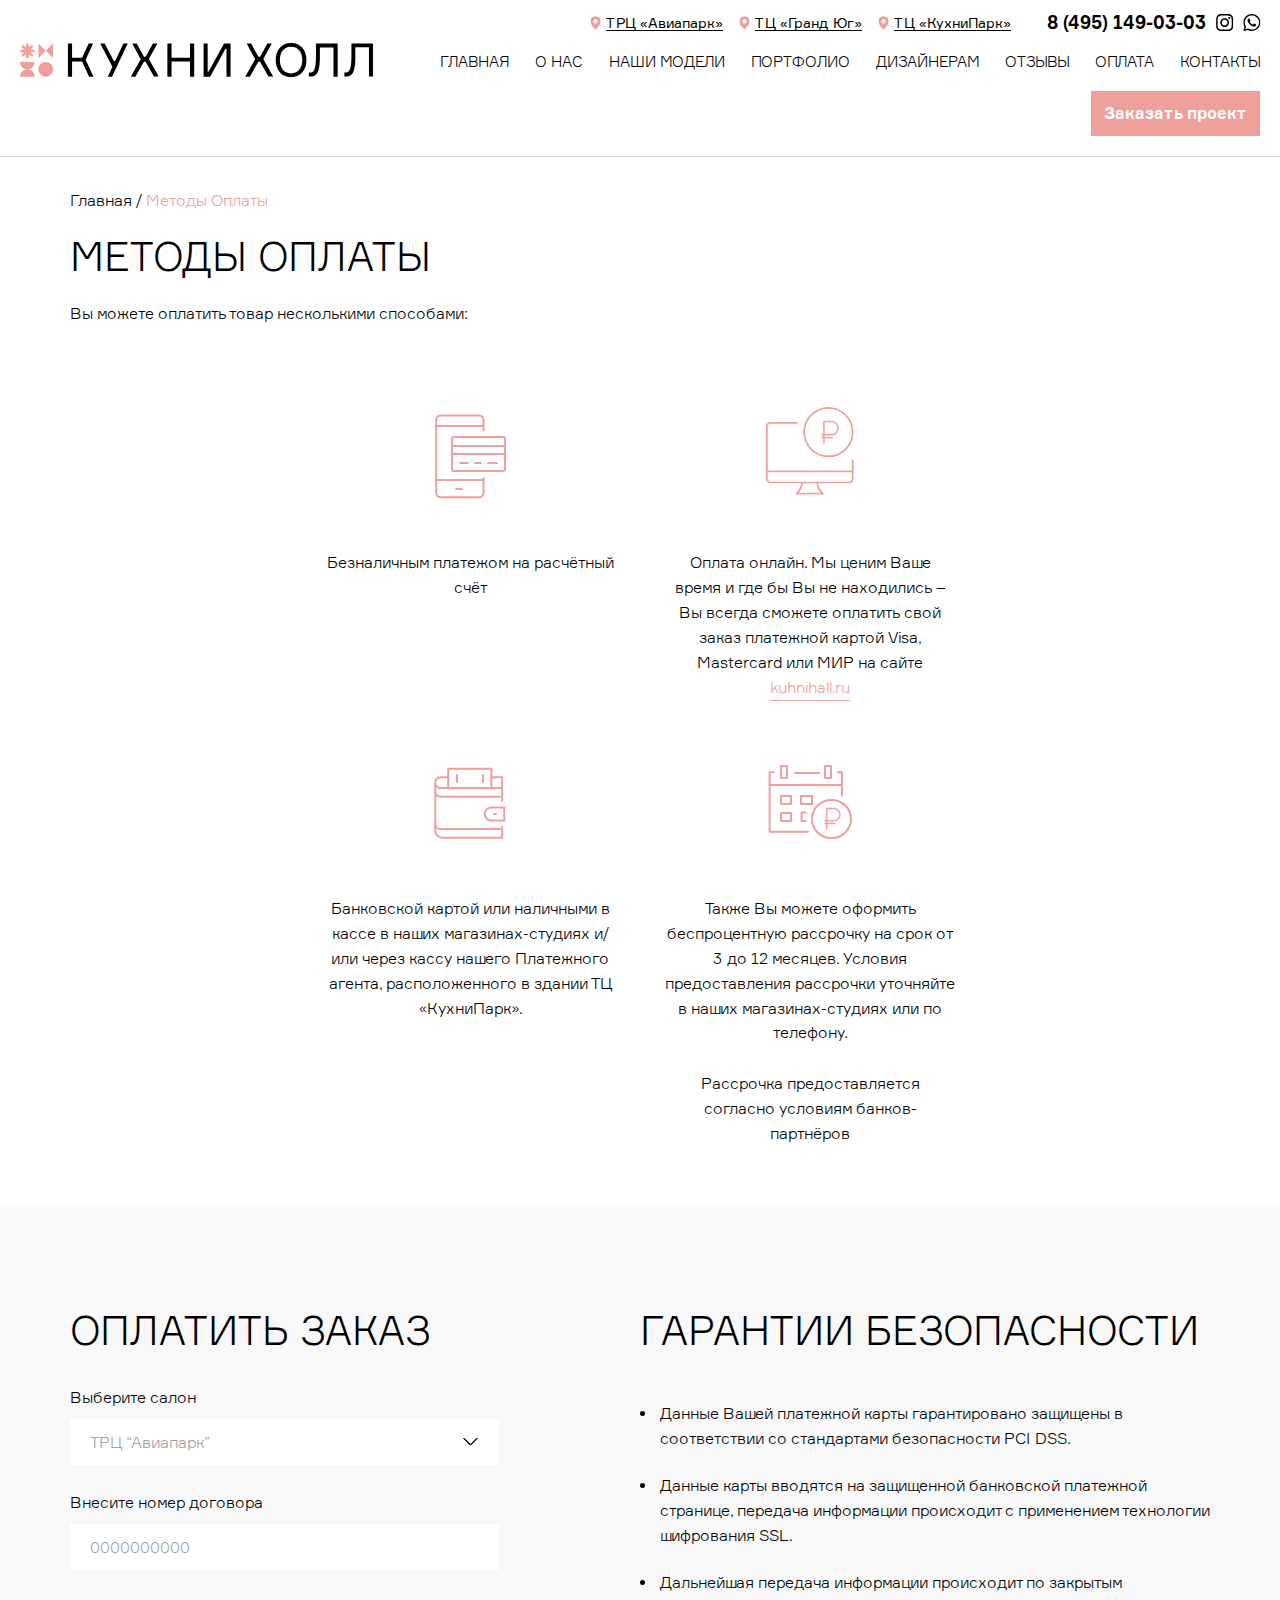
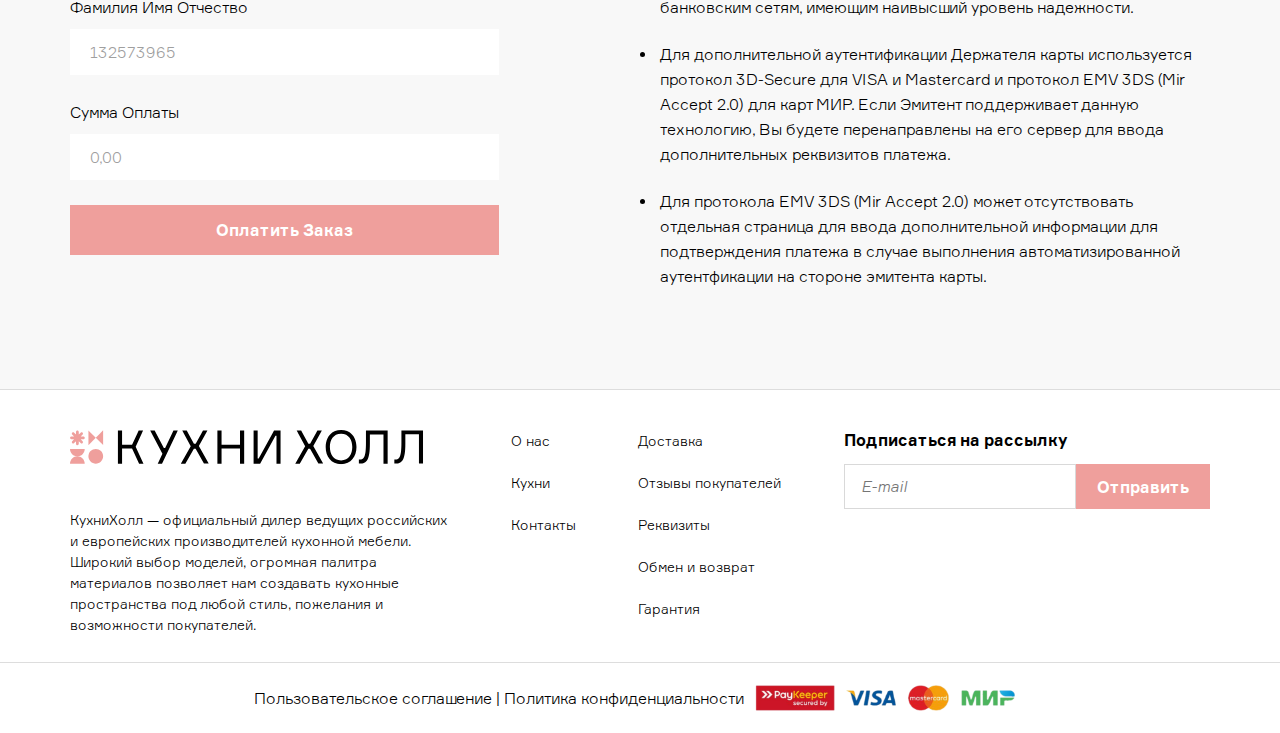
<file: payment.html>
<!DOCTYPE html>
<html lang="en">
<head>
	<meta charset="UTF-8">
	<meta http-equiv="X-UA-Compatible" content="IE=edge">
	<meta name="viewport" content="width=device-width, initial-scale=1.0">
	<title>Кухни Холл — идеальная гарнитура</title>
	<link rel="stylesheet" href="css/swiper-bundle.min.css">
	<link rel="stylesheet" href="css/style.css">
	<link rel="icon" href="img/favicon.png">
</head>
<body>
	<div class="popup-offer">
		<div class="popup-offer__bg overlay-bg"></div>
		<div class="popup-offer__body">
			<button type="button" class="btn popup-offer__close close-popup-btn">
				<img src="img/popup-close-img.svg" alt="">
			</button>
			<h3 class="popup-offer__title">
				ЗАКАЗАТЬ проект
			</h3>
			<form action="#" class="popup-offer__form">
				<input type="text" class="popup-offer__input" placeholder="Как вас зовут?">
				<input type="number" class="popup-offer__input" placeholder="+7 _ _ _  _ _ _  _ _  _ _">
				<div class="popup-offer__input-wrapper">
					<input type="checkbox" class="popup-offer__checkbox" id="popup-offer__checkbox">
					<label for="popup-offer__checkbox"></label>
					<p class="popup-offer__text">
						Я даю согласие на обработку своих персональных данных
					</p>
				</div>
				<button type="submit" class="btn btn_primary popup-offer__btn">
					Заказать проект
				</button>
			</form>
		</div>
	</div>

	<div class="burger-menu" id="main-navigation">
		<div class="burger-menu__bg"></div>
		<div class="burger-menu__body">
			<button type="button" class="burger-menu__close">
				<img src="img/burger-btn__close.svg" alt="">
			</button>
			<button type="button" class="btn btn_primary burger-menu__btn popup-offer-btn-open">
				Заказать проект
			</button>
			<ul class="burger-menu__list">
				<li class="burger-menu__item">
					<a href="index.html" class="burger-menu__link">
						ГЛАВНАЯ
					</a>
				</li>
				<li class="burger-menu__item">
					<a href="about-us.html" class="burger-menu__link">
						О нас
					</a>
				</li>
				<li class="burger-menu__item">
					<a href="models.html" class="burger-menu__link">
						НАШИ Модели
					</a>
				</li>
				<li class="burger-menu__item">
					<a href="portfolio.html" class="burger-menu__link">
						Портфолио 
					</a>
				</li>
				<li class="burger-menu__item">
					<a href="designer.html" class="burger-menu__link">
						ДИЗАЙНЕРАМ
					</a>
				</li>
				<li class="burger-menu__item">
					<a href="review.html" class="burger-menu__link">
						Отзывы
					</a>
				</li>
				<li class="burger-menu__item">
					<a href="payment.html" class="burger-menu__link">
						Оплата 
					</a>
				</li>
				<li class="burger-menu__item">
					<a href="contact.html" class="burger-menu__link">
						Контакты 
					</a>
				</li>
			</ul>
			<ul class="burger-menu__location-list">
				<li class="burger-menu__location-item">
					<img src="img/bookmark-icon.svg" alt="">
					<span>ТРЦ «Авиапарк»</span>
				</li>
				<li class="burger-menu__location-item">
					<img src="img/bookmark-icon.svg" alt="">
					<span>ТЦ «Гранд Юг»</span>
				</li>
				<li class="burger-menu__location-item">
					<img src="img/bookmark-icon.svg" alt="">
					<span>ТЦ «КухниПарк»</span>
				</li>
			</ul>
		</div>
	</div>

	<header class="header" id="header">
		<div class="container">
			<div class="header-phone">
				<a href="#" class="header-phone__location">
					ТРЦ «Авиапарк»
				</a>
				<a href="#" class="header-phone__location">
					ТЦ «Гранд Юг»
				</a>
				<a href="#" class="header-phone__location">
					ТЦ «КухниПарк»
				</a>
				<a href="tel: 8 (495) 149-03-03" class="header-phone__link">
					8 (495) 149-03-03
				</a>
				<div class="header-phone__social">
					<a href="#" class="header-phone__social-item">
						<img src="img/instagram-small-icon.svg" alt="">
					</a>
					<a href="#" class="header-phone__social-item">
						<img src="img/whatsapp-small-icon.svg" alt="">
					</a>
				</div>
			</div>
			<nav class="nav">
				<a href="index.html" class="logo">
					<img src="img/logo.svg" alt="">
				</a>
				<ul class="menu">
					<li class="menu__item">
						<a href="index.html" class="menu__link">
							ГЛАВНАЯ
						</a>
					</li>
					<li class="menu__item">
						<a href="about-us.html" class="menu__link">
							О нас
						</a>
					</li>
					<li class="menu__item">
						<a href="models.html" class="menu__link">
							НАШИ Модели
						</a>
					</li>
					<li class="menu__item">
						<a href="portfolio.html" class="menu__link">
							Портфолио
						</a>
					</li>
					<li class="menu__item">
						<a href="designer.html" class="menu__link">
							ДИЗАЙНЕРАМ
						</a>
					</li>
					<li class="menu__item">
						<a href="review.html" class="menu__link">
							Отзывы
						</a>
					</li>
					<li class="menu__item">
						<a href="payment.html" class="menu__link">
							Оплата
						</a>
					</li>
					<li class="menu__item">
						<a href="contact.html" class="menu__link">
							Контакты
						</a>
					</li>
				</ul>
				<button type="button" class="btn btn_primary menu__btn popup-offer-btn-open">
					Заказать проект
				</button>
				<div class="nav__burger-wrapper">
					<a href="#" class="whatsapp-link">
						<img src="img/whatsapp-img.svg" alt="">
					</a>
					<button class="burger" type="button">
						<img src="img/burger-img.svg" alt="">
					</button>
				</div>
			</nav>
		</div>
	</header>

	<section class="method" id="method">
		<div class="container">
			<div class="breadcrumb">
				<a href="index.html" class="breadcrumb__link">Главная</a> / <a href="payment.html" class="breadcrumb__link">Методы Оплаты</a>
			</div>
			<h2 class="section-title method__title">
				МЕТОДЫ ОПЛАТЫ
			</h2>
			<p class="method__subtitle">
				Вы можете оплатить товар несколькими способами:
			</p>
			<ul class="method-grid">
				<li class="method-grid__item">
					<div class="method-grid__img">
						<img src="img/method-list-img-1.svg" alt="">
					</div>
					<p class="method-grid__text">
						Безналичным платежом на расчётный счёт
					</p>
				</li>
				<li class="method-grid__item">
					<div class="method-grid__img">
						<img src="img/method-list-img-2.svg" alt="">
					</div>
					<p class="method-grid__text">
						Оплата онлайн. Мы ценим Ваше время и где бы Вы не находились – Вы всегда сможете оплатить свой заказ платежной картой Visa, Mastercard или МИР на сайте <a href="index.html">kuhnihall.ru</a>
					</p>
				</li>
				<li class="method-grid__item">
					<div class="method-grid__img">
						<img src="img/method-list-img-3.svg" alt="">
					</div>
					<p class="method-grid__text">
						Банковской картой или наличными в кассе в наших магазинах-студиях и/или через кассу нашего Платежного агента, расположенного в здании ТЦ «КухниПарк».
					</p>
				</li>
				<li class="method-grid__item">
					<div class="method-grid__img">
						<img src="img/method-list-img-4.svg" alt="">
					</div>
					<p class="method-grid__text">
						Также Вы можете оформить беспроцентную рассрочку на срок от 3 до 12 месяцев. Условия предоставления рассрочки уточняйте в наших магазинах-студиях или по телефону. 
					</p>
					<p class="method-grid__text">
						Рассрочка предоставляется согласно условиям банков-партнёров
					</p>
				</li>
			</ul>
		</div>
	</section>

	<section class="pay" id="pay">
		<div class="container">
			<div class="pay__wrapper">
				<div class="pay__left">
					<h2 class="section-title pay__title">
						ОПЛАТИТЬ ЗАКАЗ
					</h2>
					<form action="#" class="pay-form">
						<div class="pay-form__input-wrapper">
							<span class="pay-form__subtext">
								Выберите салон
							</span>
							<div class="pay-form__input-arrow">
								<input type="text" class="pay-form__input" placeholder="ТРЦ “Авиапарк”" readonly>
							</div>
						</div>
						<div class="pay-form__input-wrapper">
							<span class="pay-form__subtext">
								Внесите номер договора
							</span>
							<input type="number" class="pay-form__input" placeholder="0000000000">
						</div>
						<div class="pay-form__input-wrapper">
							<span class="pay-form__subtext">
								Фамилия Имя Отчество
							</span>
							<input type="text" class="pay-form__input" placeholder="132573965">
						</div>
						<div class="pay-form__input-wrapper">
							<span class="pay-form__subtext">
								Cумма Оплаты
							</span>
							<input type="number" class="pay-form__input" placeholder="0,00">
						</div>
						<button type="submit" class="btn btn_primary pay-form__btn">
							Оплатить Заказ
						</button>
					</form>
				</div>
				<div class="pay__right">
					<h2 class="section-title pay__title pay__title_second">
						ГАРАНТИИ БЕЗОПАСНОСТИ
					</h2>
					<div class="pay__content">
						<p class="pay__text">
							Данные Вашей платежной карты гарантировано защищены в соответствии со стандартами безопасности PCI DSS.
						</p>
						<p class="pay__text">
							Данные карты вводятся на защищенной банковской платежной странице, передача информации происходит с применением технологии шифрования SSL.
						</p>
						<p class="pay__text">
							Дальнейшая передача информации происходит по закрытым банковским сетям, имеющим наивысший уровень надежности.
						</p>
						<p class="pay__text">
							Для дополнительной аутентификации Держателя карты используется протокол 3D-Secure для VISA и Mastercard и протокол EMV 3DS (Mir Accept 2.0) для карт МИР. Если Эмитент поддерживает данную технологию, Вы будете перенаправлены на его сервер для ввода дополнительных реквизитов платежа.
						</p>
						<p class="pay__text">
							Для протокола EMV 3DS (Mir Accept 2.0) может отсутствовать отдельная страница для ввода дополнительной информации для подтверждения платежа в случае выполнения автоматизированной аутентфикации на стороне эмитента карты.
						</p>
					</div>
				</div>
			</div>
		</div>
	</section>

	<footer class="footer" id="footer">
		<div class="container">
			<div class="footer__wrapper">
				<div class="footer-logo">
					<a href="index.html" class="footer-logo__link">
						<img src="img/logo.svg" alt="">
					</a>
					<p class="footer-logo__text">
						КухниХолл — официальный дилер ведущих российских и европейских производителей кухонной мебели. Широкий выбор моделей, огромная палитра материалов позволяет нам создавать кухонные пространства под любой стиль, пожелания и возможности покупателей.
					</p>
				</div>
				<ul class="footer-list">
					<li class="footer-list__item">
						<a href="about-us.html" class="footer-list__link">
							О нас
						</a>
					</li>
					<li class="footer-list__item">
						<a href="models.html" class="footer-list__link">
							Кухни
						</a>
					</li>
					<li class="footer-list__item">
						<a href="contact.html" class="footer-list__link">
							Контакты
						</a>
					</li>
				</ul>
				<ul class="footer-list">
					<li class="footer-list__item">
						<a href="delivery.html" class="footer-list__link">
							Доставка
						</a>
					</li>
					<li class="footer-list__item">
						<a href="review.html" class="footer-list__link">
							Отзывы покупателей
						</a>
					</li>
					<li class="footer-list__item">
						<a href="payment.html" class="footer-list__link">
							Реквизиты
						</a>
					</li>
					<li class="footer-list__item">
						<a href="return.html" class="footer-list__link">
							Обмен и возврат
						</a>
					</li>
					<li class="footer-list__item">
						<a href="guarantee.html" class="footer-list__link">
							Гарантия
						</a>
					</li>
				</ul>
				<form action="#" class="footer-form">
					<p class="footer-form__title">
						Подписаться на рассылку
					</p>
					<div class="footer-form__input-wrapper">
						<input type="email" class="footer-form__input" placeholder="E-mail"><!--
						--><button type="submit" class="btn btn_primary footer-form__btn">
							Отправить
						</button>
					</div>
				</form>
			</div>
		</div>
		<div class="footer-right">
			<div class="footer-right__text">
				<a href="#">Пользовательское соглашение</a><span> | </span><a href="#">Политика конфиденциальности</a>
			</div>
			<div class="footer-right__img">
				<img src="img/payment-img.svg" alt="">
			</div>
		</div>
	</footer>

	<script src="js/swiper-bundle.min.js"></script>
	<script src="js/main.js"></script>
</body>
</html>
</file>
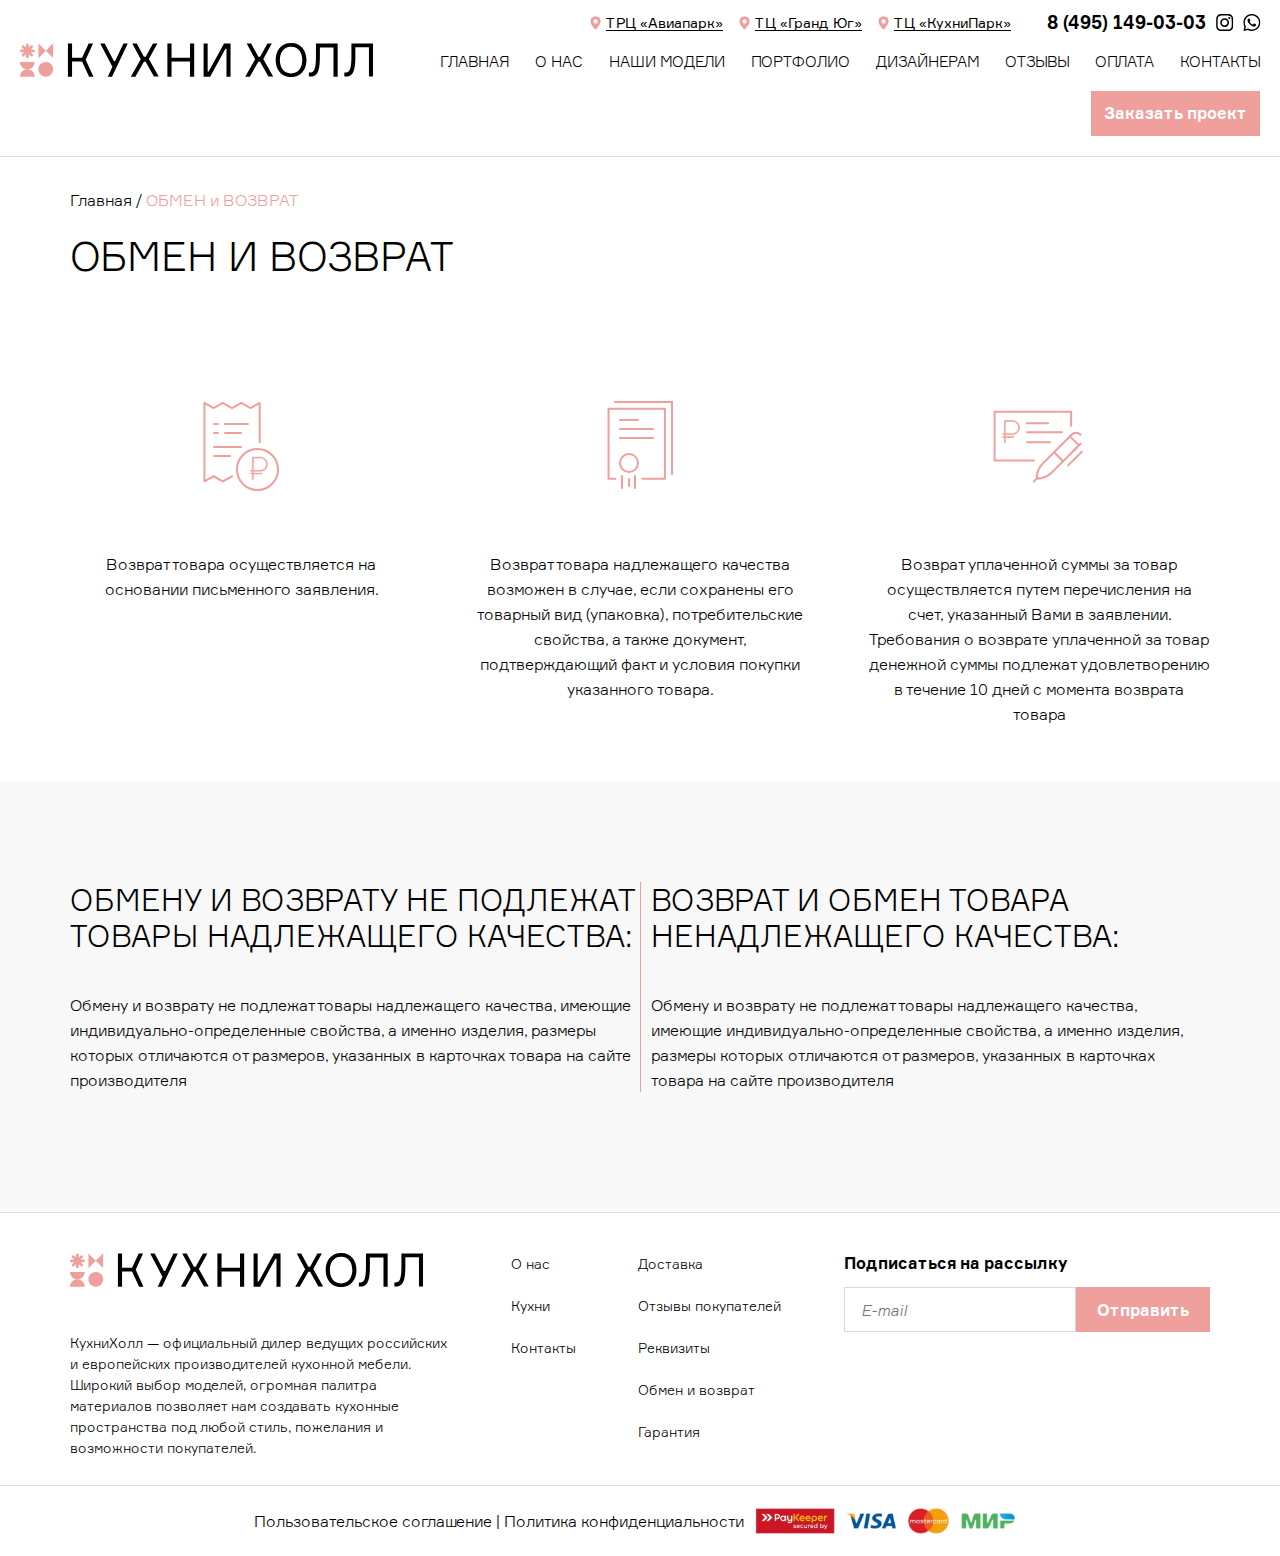
<file: return.html>
<!DOCTYPE html>
<html lang="en">
<head>
	<meta charset="UTF-8">
	<meta http-equiv="X-UA-Compatible" content="IE=edge">
	<meta name="viewport" content="width=device-width, initial-scale=1.0">
	<title>Кухни Холл — идеальная гарнитура</title>
	<link rel="stylesheet" href="css/swiper-bundle.min.css">
	<link rel="stylesheet" href="css/style.css">
	<link rel="icon" href="img/favicon.png">
</head>
<body>
	<div class="popup-offer">
		<div class="popup-offer__bg overlay-bg"></div>
		<div class="popup-offer__body">
			<button type="button" class="btn popup-offer__close close-popup-btn">
				<img src="img/popup-close-img.svg" alt="">
			</button>
			<h3 class="popup-offer__title">
				ЗАКАЗАТЬ проект
			</h3>
			<form action="#" class="popup-offer__form">
				<input type="text" class="popup-offer__input" placeholder="Как вас зовут?">
				<input type="number" class="popup-offer__input" placeholder="+7 _ _ _  _ _ _  _ _  _ _">
				<div class="popup-offer__input-wrapper">
					<input type="checkbox" class="popup-offer__checkbox" id="popup-offer__checkbox">
					<label for="popup-offer__checkbox"></label>
					<p class="popup-offer__text">
						Я даю согласие на обработку своих персональных данных
					</p>
				</div>
				<button type="submit" class="btn btn_primary popup-offer__btn">
					Заказать проект
				</button>
			</form>
		</div>
	</div>

	<div class="burger-menu" id="main-navigation">
		<div class="burger-menu__bg"></div>
		<div class="burger-menu__body">
			<button type="button" class="burger-menu__close">
				<img src="img/burger-btn__close.svg" alt="">
			</button>
			<button type="button" class="btn btn_primary burger-menu__btn popup-offer-btn-open">
				Заказать проект
			</button>
			<ul class="burger-menu__list">
				<li class="burger-menu__item">
					<a href="index.html" class="burger-menu__link">
						ГЛАВНАЯ
					</a>
				</li>
				<li class="burger-menu__item">
					<a href="about-us.html" class="burger-menu__link">
						О нас
					</a>
				</li>
				<li class="burger-menu__item">
					<a href="models.html" class="burger-menu__link">
						НАШИ Модели
					</a>
				</li>
				<li class="burger-menu__item">
					<a href="portfolio.html" class="burger-menu__link">
						Портфолио 
					</a>
				</li>
				<li class="burger-menu__item">
					<a href="designer.html" class="burger-menu__link">
						ДИЗАЙНЕРАМ
					</a>
				</li>
				<li class="burger-menu__item">
					<a href="review.html" class="burger-menu__link">
						Отзывы
					</a>
				</li>
				<li class="burger-menu__item">
					<a href="payment.html" class="burger-menu__link">
						Оплата 
					</a>
				</li>
				<li class="burger-menu__item">
					<a href="contact.html" class="burger-menu__link">
						Контакты 
					</a>
				</li>
			</ul>
			<ul class="burger-menu__location-list">
				<li class="burger-menu__location-item">
					<img src="img/bookmark-icon.svg" alt="">
					<span>ТРЦ «Авиапарк»</span>
				</li>
				<li class="burger-menu__location-item">
					<img src="img/bookmark-icon.svg" alt="">
					<span>ТЦ «Гранд Юг»</span>
				</li>
				<li class="burger-menu__location-item">
					<img src="img/bookmark-icon.svg" alt="">
					<span>ТЦ «КухниПарк»</span>
				</li>
			</ul>
		</div>
	</div>

	<header class="header" id="header">
		<div class="container">
			<div class="header-phone">
				<a href="#" class="header-phone__location">
					ТРЦ «Авиапарк»
				</a>
				<a href="#" class="header-phone__location">
					ТЦ «Гранд Юг»
				</a>
				<a href="#" class="header-phone__location">
					ТЦ «КухниПарк»
				</a>
				<a href="tel: 8 (495) 149-03-03" class="header-phone__link">
					8 (495) 149-03-03
				</a>
				<div class="header-phone__social">
					<a href="#" class="header-phone__social-item">
						<img src="img/instagram-small-icon.svg" alt="">
					</a>
					<a href="#" class="header-phone__social-item">
						<img src="img/whatsapp-small-icon.svg" alt="">
					</a>
				</div>
			</div>
			<nav class="nav">
				<a href="index.html" class="logo">
					<img src="img/logo.svg" alt="">
				</a>
				<ul class="menu">
					<li class="menu__item">
						<a href="index.html" class="menu__link">
							ГЛАВНАЯ
						</a>
					</li>
					<li class="menu__item">
						<a href="about-us.html" class="menu__link">
							О нас
						</a>
					</li>
					<li class="menu__item">
						<a href="models.html" class="menu__link">
							НАШИ Модели
						</a>
					</li>
					<li class="menu__item">
						<a href="portfolio.html" class="menu__link">
							Портфолио
						</a>
					</li>
					<li class="menu__item">
						<a href="designer.html" class="menu__link">
							ДИЗАЙНЕРАМ
						</a>
					</li>
					<li class="menu__item">
						<a href="review.html" class="menu__link">
							Отзывы
						</a>
					</li>
					<li class="menu__item">
						<a href="payment.html" class="menu__link">
							Оплата
						</a>
					</li>
					<li class="menu__item">
						<a href="contact.html" class="menu__link">
							Контакты
						</a>
					</li>
				</ul>
				<button type="button" class="btn btn_primary menu__btn popup-offer-btn-open">
					Заказать проект
				</button>
				<div class="nav__burger-wrapper">
					<a href="#" class="whatsapp-link">
						<img src="img/whatsapp-img.svg" alt="">
					</a>
					<button class="burger" type="button">
						<img src="img/burger-img.svg" alt="">
					</button>
				</div>
			</nav>
		</div>
	</header>

	<section class="return" id="return">
		<div class="container">
			<div class="breadcrumb">
				<a href="index.html" class="breadcrumb__link">Главная</a> / <a href="return.html" class="breadcrumb__link">ОБМЕН и ВОЗВРАТ</a>
			</div>
			<h2 class="section-title return__title">
				Обмен и возврат
			</h2>
			<ul class="features-grid return-grid">
				<li class="features-grid__item return-grid__item">
					<div class="return-grid__img">
						<img src="img/return-list-img-1.svg" alt="">
					</div>
					<p class="features-grid__text return-grid__text">
						Возврат товара осуществляется на основании письменного заявления.
					</p>
				</li>
				<li class="features-grid__item return-grid__item">
					<div class="return-grid__img">
						<img src="img/return-list-img-2.svg" alt="">
					</div>
					<p class="features-grid__text return-grid__text">
						Возврат товара надлежащего качества возможен в случае, если сохранены его товарный вид (упаковка), потребительские свойства, а также документ, подтверждающий факт и условия покупки указанного товара.
					</p>
				</li>
				<li class="features-grid__item return-grid__item">
					<div class="return-grid__img">
						<img src="img/return-list-img-3.svg" alt="">
					</div>
					<p class="features-grid__text return-grid__text">
						Возврат уплаченной суммы за товар осуществляется путем перечисления на счет, указанный Вами в заявлении. Требования о возврате уплаченной за товар денежной суммы подлежат удовлетворению в течение 10 дней c момента возврата товара
					</p>
				</li>
			</ul>
		</div>
	</section>

	<section class="swap" id="swap">
		<div class="container">
			<div class="swap__wrapper">
				<div class="swap__left">
					<div class="swap__left-wrapper">
						<h3 class="swap__title">
							ОБМЕНУ И ВОЗВРАТУ НЕ ПОДЛЕЖАТ ТОВАРЫ НАДЛЕЖАЩЕГО КАЧЕСТВА:
						</h3>
						<p class="swap__text">
							Обмену и возврату не подлежат товары надлежащего качества, имеющие индивидуально-определенные свойства, а именно изделия, размеры которых отличаются от размеров, указанных в карточках товара на сайте производителя
						</p>
					</div>
				</div>
				<div class="swap__right">
					<h3 class="swap__title">
						ВОЗВРАТ И ОБМЕН ТОВАРА НЕНАДЛЕЖАЩЕГО КАЧЕСТВА:
					</h3>
					<p class="swap__text">
						Обмену и возврату не подлежат товары надлежащего качества, имеющие индивидуально-определенные свойства, а именно изделия, размеры которых отличаются от размеров, указанных в карточках товара на сайте производителя
					</p>
				</div>
			</div>
		</div>
	</section>

	<footer class="footer" id="footer">
		<div class="container">
			<div class="footer__wrapper">
				<div class="footer-logo">
					<a href="index.html" class="footer-logo__link">
						<img src="img/logo.svg" alt="">
					</a>
					<p class="footer-logo__text">
						КухниХолл — официальный дилер ведущих российских и европейских производителей кухонной мебели. Широкий выбор моделей, огромная палитра материалов позволяет нам создавать кухонные пространства под любой стиль, пожелания и возможности покупателей.
					</p>
				</div>
				<ul class="footer-list">
					<li class="footer-list__item">
						<a href="about-us.html" class="footer-list__link">
							О нас
						</a>
					</li>
					<li class="footer-list__item">
						<a href="models.html" class="footer-list__link">
							Кухни
						</a>
					</li>
					<li class="footer-list__item">
						<a href="contact.html" class="footer-list__link">
							Контакты
						</a>
					</li>
				</ul>
				<ul class="footer-list">
					<li class="footer-list__item">
						<a href="delivery.html" class="footer-list__link">
							Доставка
						</a>
					</li>
					<li class="footer-list__item">
						<a href="review.html" class="footer-list__link">
							Отзывы покупателей
						</a>
					</li>
					<li class="footer-list__item">
						<a href="payment.html" class="footer-list__link">
							Реквизиты
						</a>
					</li>
					<li class="footer-list__item">
						<a href="return.html" class="footer-list__link">
							Обмен и возврат
						</a>
					</li>
					<li class="footer-list__item">
						<a href="guarantee.html" class="footer-list__link">
							Гарантия
						</a>
					</li>
				</ul>
				<form action="#" class="footer-form">
					<p class="footer-form__title">
						Подписаться на рассылку
					</p>
					<div class="footer-form__input-wrapper">
						<input type="email" class="footer-form__input" placeholder="E-mail"><!--
						--><button type="submit" class="btn btn_primary footer-form__btn">
							Отправить
						</button>
					</div>
				</form>
			</div>
		</div>
		<div class="footer-right">
			<div class="footer-right__text">
				<a href="#">Пользовательское соглашение</a><span> | </span><a href="#">Политика конфиденциальности</a>
			</div>
			<div class="footer-right__img">
				<img src="img/payment-img.svg" alt="">
			</div>
		</div>
	</footer>

	<script src="js/swiper-bundle.min.js"></script>
	<script src="js/main.js"></script>
</body>
</html>
</file>
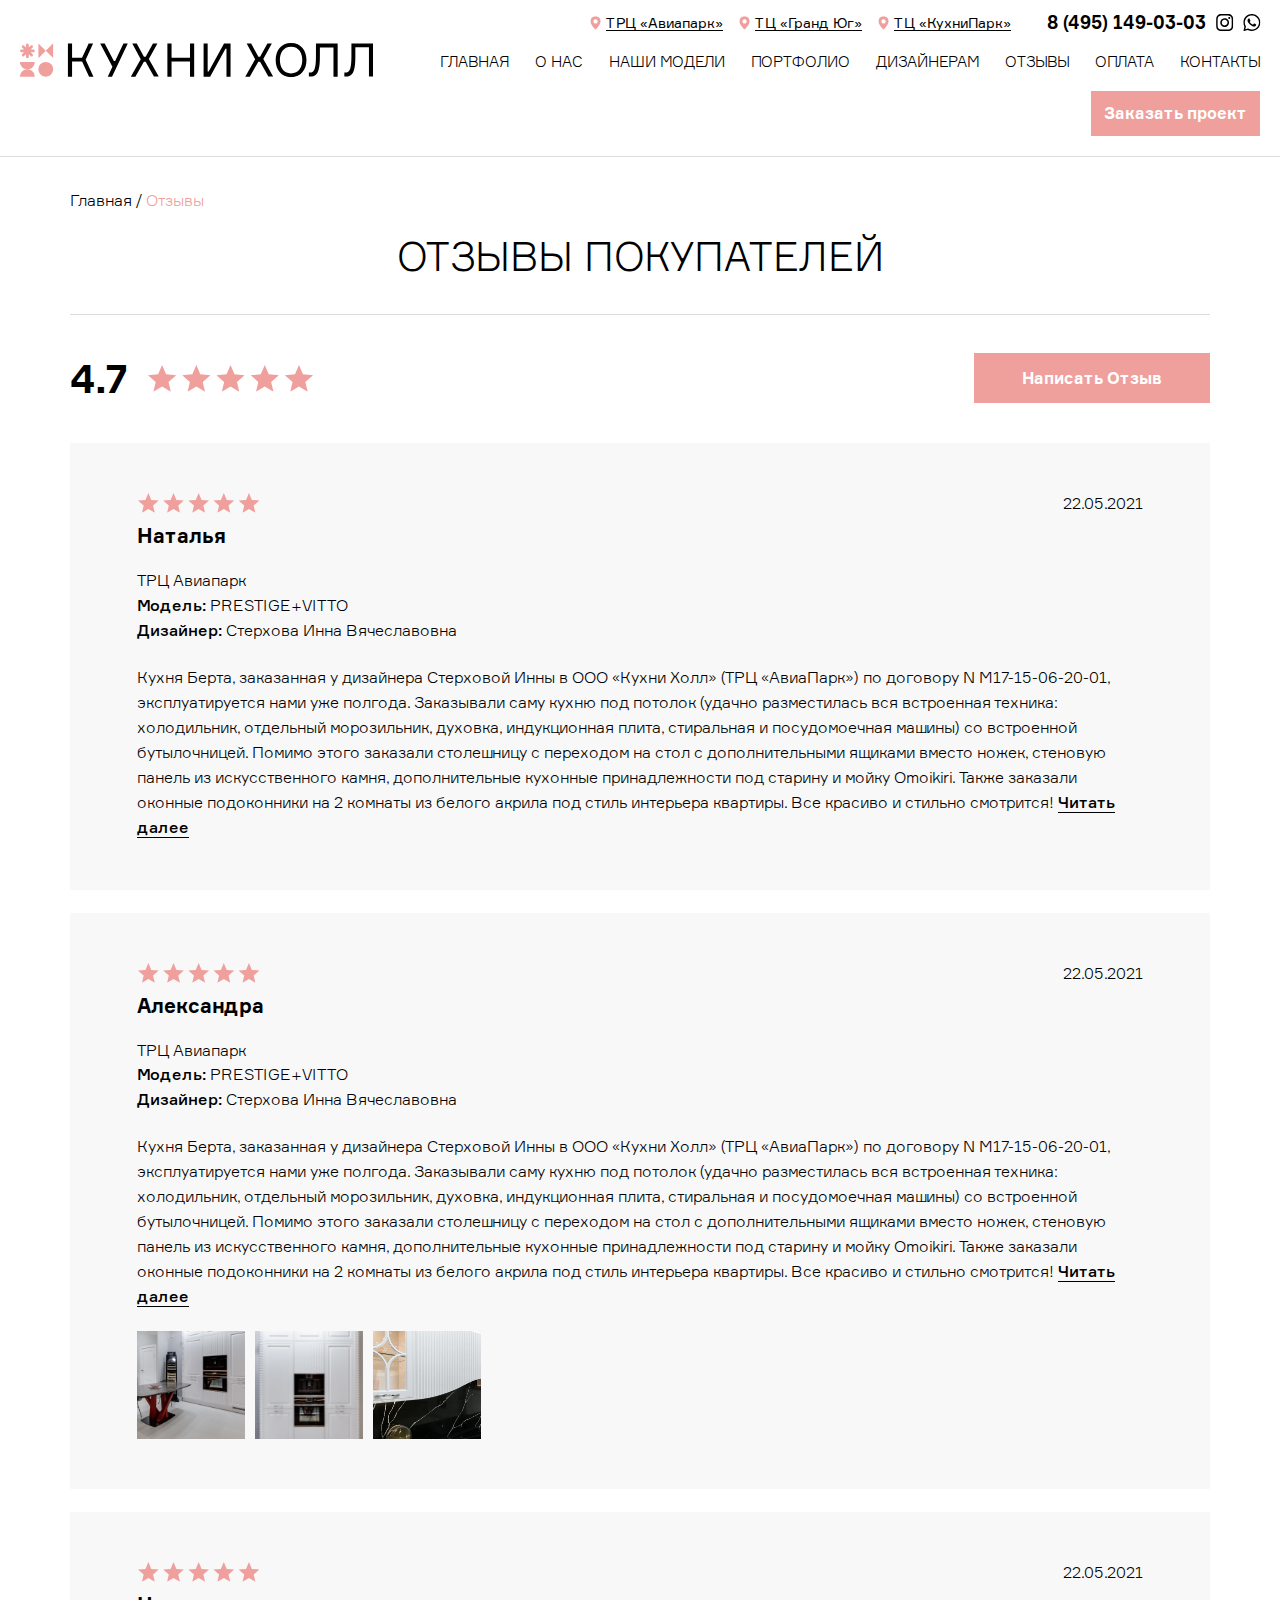
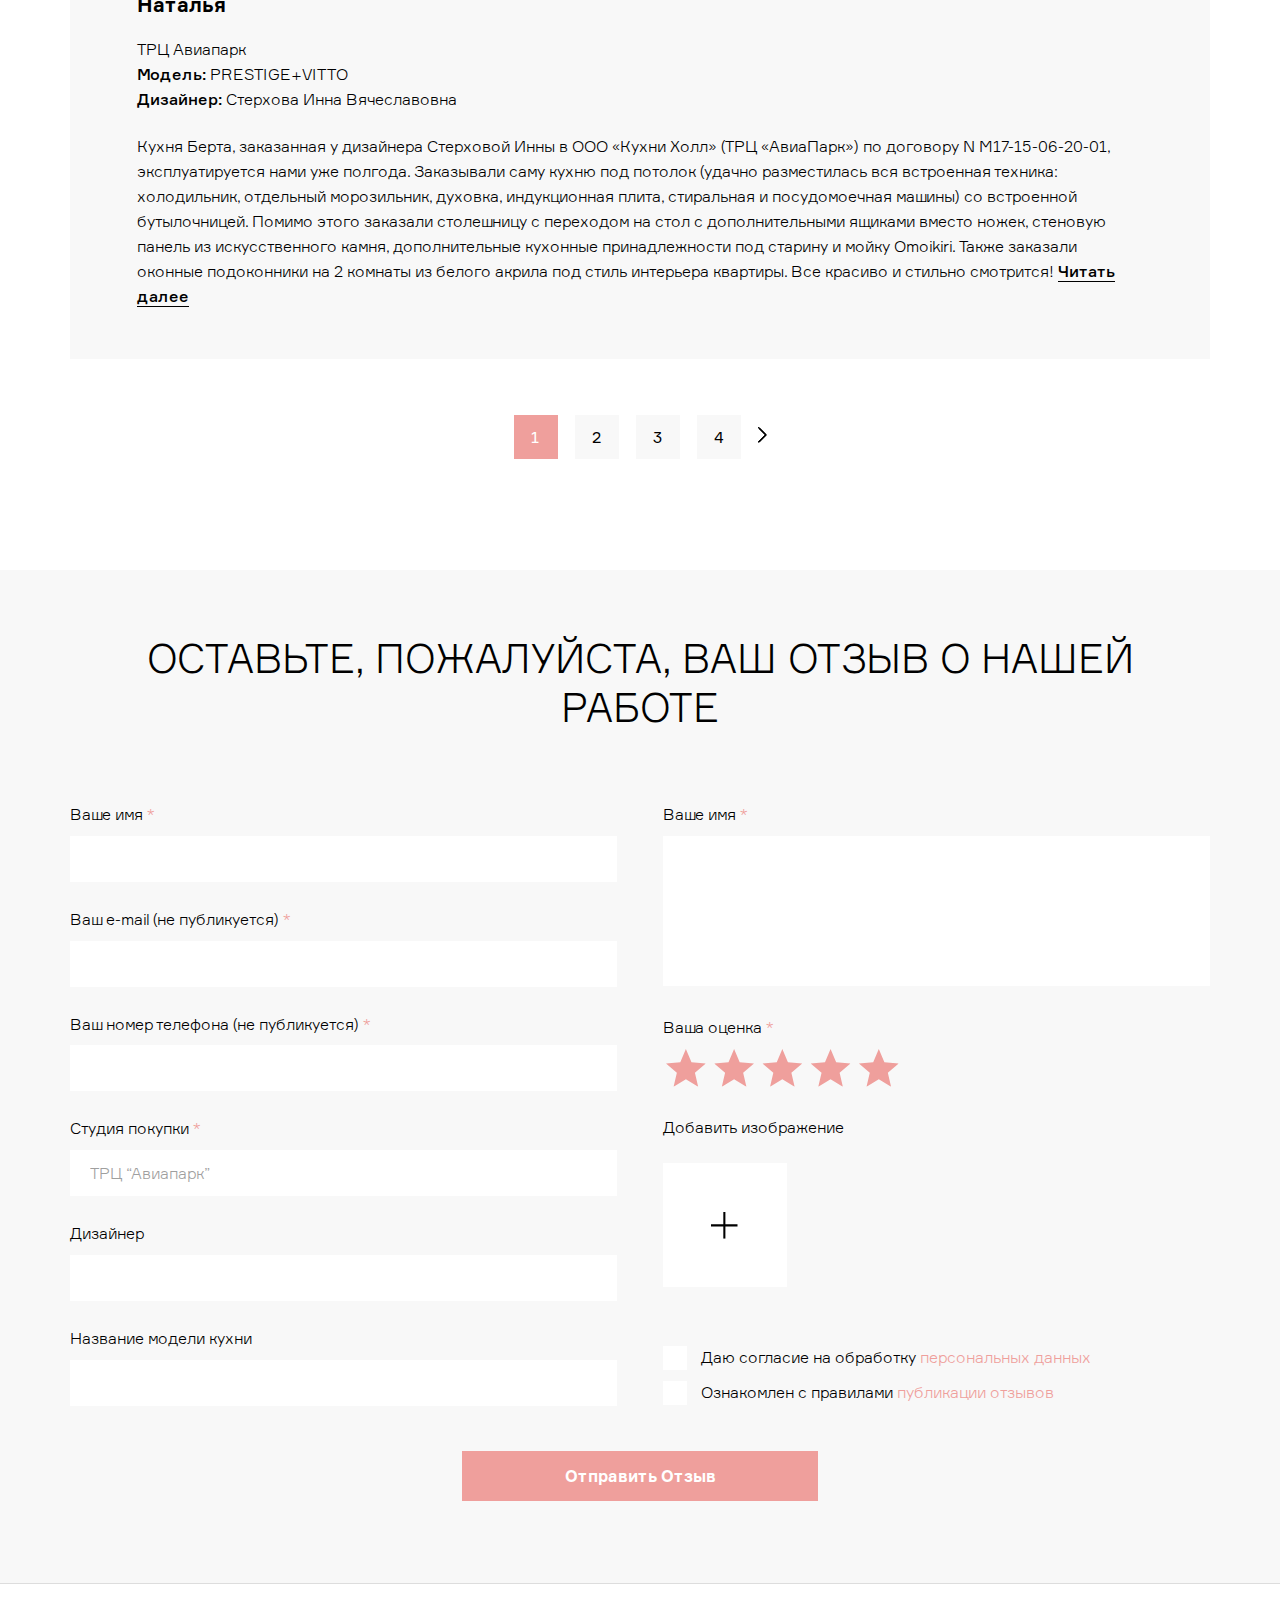
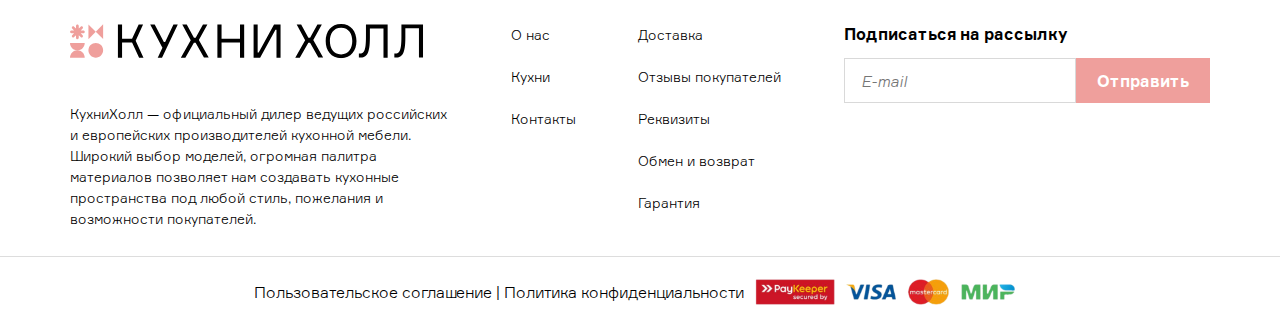
<file: review.html>
<!DOCTYPE html>
<html lang="en">
<head>
	<meta charset="UTF-8">
	<meta http-equiv="X-UA-Compatible" content="IE=edge">
	<meta name="viewport" content="width=device-width, initial-scale=1.0">
	<title>Кухни Холл — идеальная гарнитура</title>
	<link rel="stylesheet" href="css/swiper-bundle.min.css">
	<link rel="stylesheet" href="css/style.css">
	<link rel="icon" href="img/favicon.png">
</head>
<body>
	<div class="popup-offer">
		<div class="popup-offer__bg overlay-bg"></div>
		<div class="popup-offer__body">
			<button type="button" class="btn popup-offer__close close-popup-btn">
				<img src="img/popup-close-img.svg" alt="">
			</button>
			<h3 class="popup-offer__title">
				ЗАКАЗАТЬ проект
			</h3>
			<form action="#" class="popup-offer__form">
				<input type="text" class="popup-offer__input" placeholder="Как вас зовут?">
				<input type="number" class="popup-offer__input" placeholder="+7 _ _ _  _ _ _  _ _  _ _">
				<div class="popup-offer__input-wrapper">
					<input type="checkbox" class="popup-offer__checkbox" id="popup-offer__checkbox">
					<label for="popup-offer__checkbox"></label>
					<p class="popup-offer__text">
						Я даю согласие на обработку своих персональных данных
					</p>
				</div>
				<button type="submit" class="btn btn_primary popup-offer__btn">
					Заказать проект
				</button>
			</form>
		</div>
	</div>

	<div class="burger-menu" id="main-navigation">
		<div class="burger-menu__bg"></div>
		<div class="burger-menu__body">
			<button type="button" class="burger-menu__close">
				<img src="img/burger-btn__close.svg" alt="">
			</button>
			<button type="button" class="btn btn_primary burger-menu__btn popup-offer-btn-open">
				Заказать проект
			</button>
			<ul class="burger-menu__list">
				<li class="burger-menu__item">
					<a href="index.html" class="burger-menu__link">
						ГЛАВНАЯ
					</a>
				</li>
				<li class="burger-menu__item">
					<a href="about-us.html" class="burger-menu__link">
						О нас
					</a>
				</li>
				<li class="burger-menu__item">
					<a href="models.html" class="burger-menu__link">
						НАШИ Модели
					</a>
				</li>
				<li class="burger-menu__item">
					<a href="portfolio.html" class="burger-menu__link">
						Портфолио 
					</a>
				</li>
				<li class="burger-menu__item">
					<a href="designer.html" class="burger-menu__link">
						ДИЗАЙНЕРАМ
					</a>
				</li>
				<li class="burger-menu__item">
					<a href="review.html" class="burger-menu__link">
						Отзывы
					</a>
				</li>
				<li class="burger-menu__item">
					<a href="payment.html" class="burger-menu__link">
						Оплата 
					</a>
				</li>
				<li class="burger-menu__item">
					<a href="contact.html" class="burger-menu__link">
						Контакты 
					</a>
				</li>
			</ul>
			<ul class="burger-menu__location-list">
				<li class="burger-menu__location-item">
					<img src="img/bookmark-icon.svg" alt="">
					<span>ТРЦ «Авиапарк»</span>
				</li>
				<li class="burger-menu__location-item">
					<img src="img/bookmark-icon.svg" alt="">
					<span>ТЦ «Гранд Юг»</span>
				</li>
				<li class="burger-menu__location-item">
					<img src="img/bookmark-icon.svg" alt="">
					<span>ТЦ «КухниПарк»</span>
				</li>
			</ul>
		</div>
	</div>

	<header class="header" id="header">
		<div class="container">
			<div class="header-phone">
				<a href="#" class="header-phone__location">
					ТРЦ «Авиапарк»
				</a>
				<a href="#" class="header-phone__location">
					ТЦ «Гранд Юг»
				</a>
				<a href="#" class="header-phone__location">
					ТЦ «КухниПарк»
				</a>
				<a href="tel: 8 (495) 149-03-03" class="header-phone__link">
					8 (495) 149-03-03
				</a>
				<div class="header-phone__social">
					<a href="#" class="header-phone__social-item">
						<img src="img/instagram-small-icon.svg" alt="">
					</a>
					<a href="#" class="header-phone__social-item">
						<img src="img/whatsapp-small-icon.svg" alt="">
					</a>
				</div>
			</div>
			<nav class="nav">
				<a href="index.html" class="logo">
					<img src="img/logo.svg" alt="">
				</a>
				<ul class="menu">
					<li class="menu__item">
						<a href="index.html" class="menu__link">
							ГЛАВНАЯ
						</a>
					</li>
					<li class="menu__item">
						<a href="about-us.html" class="menu__link">
							О нас
						</a>
					</li>
					<li class="menu__item">
						<a href="models.html" class="menu__link">
							НАШИ Модели
						</a>
					</li>
					<li class="menu__item">
						<a href="portfolio.html" class="menu__link">
							Портфолио
						</a>
					</li>
					<li class="menu__item">
						<a href="designer.html" class="menu__link">
							ДИЗАЙНЕРАМ
						</a>
					</li>
					<li class="menu__item">
						<a href="review.html" class="menu__link">
							Отзывы
						</a>
					</li>
					<li class="menu__item">
						<a href="payment.html" class="menu__link">
							Оплата
						</a>
					</li>
					<li class="menu__item">
						<a href="contact.html" class="menu__link">
							Контакты
						</a>
					</li>
				</ul>
				<button type="button" class="btn btn_primary menu__btn popup-offer-btn-open">
					Заказать проект
				</button>
				<div class="nav__burger-wrapper">
					<a href="#" class="whatsapp-link">
						<img src="img/whatsapp-img.svg" alt="">
					</a>
					<button class="burger" type="button">
						<img src="img/burger-img.svg" alt="">
					</button>
				</div>
			</nav>
		</div>
	</header>

	<section class="customer" id="customer">
		<div class="container">
			<div class="breadcrumb">
				<a href="index.html" class="breadcrumb__link">Главная</a> / <a href="review.html" class="breadcrumb__link">Отзывы</a>
			</div>
		</div>
		<div class="container container_medium">
			<h2 class="section-title customer__title">
				Отзывы покупателей
			</h2>
			<div class="customer__wrapper">
				<div class="review-number">
					<div class="review-number__wrapper">
						<span class="review-number__title">
							4.7
						</span>
						<div class="review-number__img">
							<img src="img/review-stars-img.svg" alt="">
						</div>
					</div>
					<a href="review.html" class="btn btn_primary review-number__btn">
						Написать Отзыв
					</a>
				</div>
			</div>
			<ul class="customer-list">
				<li class="customer-list__item">
					<div class="customer-date">
						<div class="customer-date__img">
							<img src="img/review-stars-img.svg" alt="">
						</div>
						<p class="customer-date__text">
							22.05.2021
						</p>
					</div>
					<h5 class="customer-list__title">
						Наталья
					</h5>
					<div class="customer-list__content">
						<p class="customer-list__text">
							ТРЦ Авиапарк
						</p>
						<p class="customer-list__text">
							<span>Модель:</span> PRESTIGE+VITTO
						</p>
						<p class="customer-list__text">
							<span>Дизайнер:</span> Стерхова Инна Вячеславовна
						</p>
					</div>
					<div class="customer-list__content">
						<p class="customer-list__text">
							Кухня Берта, заказанная у дизайнера Стерховой Инны в ООО «Кухни Холл» (ТРЦ «АвиаПарк») по договору N M17-15-06-20-01, эксплуатируется нами уже полгода. Заказывали саму кухню под потолок (удачно разместилась вся встроенная техника: холодильник, отдельный морозильник, духовка, индукционная плита, стиральная и посудомоечная машины) со встроенной бутылочницей. Помимо этого заказали столешницу с переходом на стол с дополнительными ящиками вместо ножек, стеновую панель из искусственного камня, дополнительные кухонные принадлежности под старину и мойку Omoikiri. Также заказали оконные подоконники на 2 комнаты из белого акрила под стиль интерьера квартиры. Все красиво и стильно смотрится!
							<a href="#" class="customer-list__link">Читать далее</a>
						</p>
					</div>
				</li>
				<li class="customer-list__item">
					<div class="customer-date">
						<div class="customer-date__img">
							<img src="img/review-stars-img.svg" alt="">
						</div>
						<p class="customer-date__text">
							22.05.2021
						</p>
					</div>
					<h5 class="customer-list__title">
						Александра
					</h5>
					<div class="customer-list__content">
						<p class="customer-list__text">
							ТРЦ Авиапарк
						</p>
						<p class="customer-list__text">
							<span>Модель:</span> PRESTIGE+VITTO
						</p>
						<p class="customer-list__text">
							<span>Дизайнер:</span> Стерхова Инна Вячеславовна
						</p>
					</div>
					<div class="customer-list__content">
						<p class="customer-list__text">
							Кухня Берта, заказанная у дизайнера Стерховой Инны в ООО «Кухни Холл» (ТРЦ «АвиаПарк») по договору N M17-15-06-20-01, эксплуатируется нами уже полгода. Заказывали саму кухню под потолок (удачно разместилась вся встроенная техника: холодильник, отдельный морозильник, духовка, индукционная плита, стиральная и посудомоечная машины) со встроенной бутылочницей. Помимо этого заказали столешницу с переходом на стол с дополнительными ящиками вместо ножек, стеновую панель из искусственного камня, дополнительные кухонные принадлежности под старину и мойку Omoikiri. Также заказали оконные подоконники на 2 комнаты из белого акрила под стиль интерьера квартиры. Все красиво и стильно смотрится!
							<a href="#" class="customer-list__link">Читать далее</a>
						</p>
					</div>
					<div class="customer-list__img-wrapper">
						<div class="customer-list__img">
							<img src="img/review-attached-img-1.jpg" alt="">
						</div>
						<div class="customer-list__img">
							<img src="img/review-attached-img-2.jpg" alt="">
						</div>
						<div class="customer-list__img">
							<img src="img/review-attached-img-3.jpg" alt="">
						</div>
					</div>
				</li>
				<li class="customer-list__item">
					<div class="customer-date">
						<div class="customer-date__img">
							<img src="img/review-stars-img.svg" alt="">
						</div>
						<p class="customer-date__text">
							22.05.2021
						</p>
					</div>
					<h5 class="customer-list__title">
						Наталья
					</h5>
					<div class="customer-list__content">
						<p class="customer-list__text">
							ТРЦ Авиапарк
						</p>
						<p class="customer-list__text">
							<span>Модель:</span> PRESTIGE+VITTO
						</p>
						<p class="customer-list__text">
							<span>Дизайнер:</span> Стерхова Инна Вячеславовна
						</p>
					</div>
					<div class="customer-list__content">
						<p class="customer-list__text">
							Кухня Берта, заказанная у дизайнера Стерховой Инны в ООО «Кухни Холл» (ТРЦ «АвиаПарк») по договору N M17-15-06-20-01, эксплуатируется нами уже полгода. Заказывали саму кухню под потолок (удачно разместилась вся встроенная техника: холодильник, отдельный морозильник, духовка, индукционная плита, стиральная и посудомоечная машины) со встроенной бутылочницей. Помимо этого заказали столешницу с переходом на стол с дополнительными ящиками вместо ножек, стеновую панель из искусственного камня, дополнительные кухонные принадлежности под старину и мойку Omoikiri. Также заказали оконные подоконники на 2 комнаты из белого акрила под стиль интерьера квартиры. Все красиво и стильно смотрится!
							<a href="#" class="customer-list__link">Читать далее</a>
						</p>
					</div>
				</li>
			</ul>
			<div class="customer-tab">
				<button type="button" class="customer-tab__btn active">
					1
				</button>
				<button type="button" class="customer-tab__btn">
					2
				</button>
				<button type="button" class="customer-tab__btn">
					3
				</button>
				<button type="button" class="customer-tab__btn">
					4
				</button>
				<button type="button" class="customer-tab__more">
					<img src="img/arrow-right-more.svg" alt="">
				</button>
			</div>
		</div>
	</section>

	<section class="leave" id="leave">
		<div class="container container_medium">
			<h2 class="section-title leave__title">
				Оставьте, пожалуйста, ваш отзыв о нашей работе
			</h2>
			<form action="#" class="leave__form">
				<div class="leave__wrapper">
					<div class="leave__left">
						<div class="leave__input-wrapper">
							<p class="leave__subtext">
								Ваше имя <span>*</span>
							</p>
							<input type="text" class="leave__input">
						</div>
						<div class="leave__input-wrapper">
							<p class="leave__subtext">
								Ваш e-mail (не публикуется) <span>*</span>
							</p>
							<input type="email" class="leave__input">
						</div>
						<div class="leave__input-wrapper">
							<p class="leave__subtext">
								Ваш номер телефона (не публикуется) <span>*</span>
							</p>
							<input type="number" class="leave__input">
						</div>
						<div class="leave__input-wrapper">
							<p class="leave__subtext">
								Студия покупки <span>*</span>
							</p>
							<input type="text" class="leave__input" placeholder="ТРЦ “Авиапарк”">
						</div>
						<div class="leave__input-wrapper">
							<p class="leave__subtext">
								Дизайнер
							</p>
							<input type="text" class="leave__input">
						</div>
						<div class="leave__input-wrapper">
							<p class="leave__subtext">
								Название модели кухни
							</p>
							<input type="text" class="leave__input">
						</div>
					</div>
					<div class="leave__right">
						<div class="leave__input-wrapper">
							<p class="leave__subtext">
								Ваше имя <span>*</span>
							</p>
							<textarea name="Name" class="leave__textarea"></textarea>
						</div>
						<div class="leave__img-wrapper">
							<p class="leave__subtext">
								Вашa оценка <span>*</span>
							</p>
							<div class="leave__img">
								<img src="img/review-stars-img.svg" alt="">
							</div>
						</div>
						<div class="leave__input-wrapper">
							<p class="leave__subtext">
								Добавить изображение
							</p>
							<div class="leave__add">
								<img src="img/add-plus-img.svg" alt="">
							</div>
						</div>
						<div class="leave__checkbox-wrapper">
							<input type="checkbox" class="leave__checkbox" id="leave-checkbox-1">
							<label for="leave-checkbox-1"></label>
							<p class="leave__subtext">
								Даю согласие на обработку <a href="#">персональных данных</a>
							</p>
						</div>
						<div class="leave__checkbox-wrapper">
							<input type="checkbox" class="leave__checkbox" id="leave-checkbox-2">
							<label for="leave-checkbox-2"></label>
							<p class="leave__subtext">
								Ознакомлен с правилами <a href="#">публикации отзывов</a>
							</p>
						</div>
					</div>
				</div>
				<button class="btn btn_primary leave__btn">
					Отправить Отзыв
				</button>
			</form>
		</div>
	</section>

	<footer class="footer" id="footer">
		<div class="container">
			<div class="footer__wrapper">
				<div class="footer-logo">
					<a href="index.html" class="footer-logo__link">
						<img src="img/logo.svg" alt="">
					</a>
					<p class="footer-logo__text">
						КухниХолл — официальный дилер ведущих российских и европейских производителей кухонной мебели. Широкий выбор моделей, огромная палитра материалов позволяет нам создавать кухонные пространства под любой стиль, пожелания и возможности покупателей.
					</p>
				</div>
				<ul class="footer-list">
					<li class="footer-list__item">
						<a href="about-us.html" class="footer-list__link">
							О нас
						</a>
					</li>
					<li class="footer-list__item">
						<a href="models.html" class="footer-list__link">
							Кухни
						</a>
					</li>
					<li class="footer-list__item">
						<a href="contact.html" class="footer-list__link">
							Контакты
						</a>
					</li>
				</ul>
				<ul class="footer-list">
					<li class="footer-list__item">
						<a href="delivery.html" class="footer-list__link">
							Доставка
						</a>
					</li>
					<li class="footer-list__item">
						<a href="review.html" class="footer-list__link">
							Отзывы покупателей
						</a>
					</li>
					<li class="footer-list__item">
						<a href="payment.html" class="footer-list__link">
							Реквизиты
						</a>
					</li>
					<li class="footer-list__item">
						<a href="return.html" class="footer-list__link">
							Обмен и возврат
						</a>
					</li>
					<li class="footer-list__item">
						<a href="guarantee.html" class="footer-list__link">
							Гарантия
						</a>
					</li>
				</ul>
				<form action="#" class="footer-form">
					<p class="footer-form__title">
						Подписаться на рассылку
					</p>
					<div class="footer-form__input-wrapper">
						<input type="email" class="footer-form__input" placeholder="E-mail"><!--
						--><button type="submit" class="btn btn_primary footer-form__btn">
							Отправить
						</button>
					</div>
				</form>
			</div>
		</div>
		<div class="footer-right">
			<div class="footer-right__text">
				<a href="#">Пользовательское соглашение</a><span> | </span><a href="#">Политика конфиденциальности</a>
			</div>
			<div class="footer-right__img">
				<img src="img/payment-img.svg" alt="">
			</div>
		</div>
	</footer>

	<script src="js/swiper-bundle.min.js"></script>
	<script src="js/main.js"></script>
</body>
</html>
</file>
<file: css/style.css>
@font-face {
  font-family: "Formular";
  src: url("../fonts/Formular-Light.woff2"), url("../fonts/Formular-Light.woff");
  font-display: swap;
  font-weight: 300;
  font-style: normal;
}

@font-face {
  font-family: "Formular";
  src: url("../fonts/Formular-LightItalic.woff2"), url("../fonts/Formular-LightItalic.woff");
  font-display: swap;
  font-weight: 300;
  font-style: italic;
}

@font-face {
  font-family: "Formular";
  src: url("../fonts/Formular.woff2"), url("../fonts/Formular.woff");
  font-display: swap;
  font-weight: 400;
  font-style: normal;
}

@font-face {
  font-family: "Formular";
  src: url("../fonts/Formular-Italic.woff2"), url("../fonts/Formular-Italic.woff");
  font-display: swap;
  font-weight: 400;
  font-style: italic;
}

@font-face {
  font-family: "Formular";
  src: url("../fonts/Formular-Medium.woff2"), url("../fonts/Formular-Medium.woff");
  font-display: swap;
  font-weight: 500;
  font-style: normal;
}

@font-face {
  font-family: "Formular";
  src: url("../fonts/Formular-Bold.woff2"), url("../fonts/Formular-Bold.woff");
  font-display: swap;
  font-weight: 700;
  font-style: normal;
}

*,
*::after,
*::before {
  -webkit-box-sizing: border-box;
          box-sizing: border-box;
}

body {
  overflow-x: hidden;
  font-family: 'Formular';
  font-size: 16px;
  color: #000;
  font-weight: 300;
  font-style: normal;
  margin: 0;
  padding: 0;
}

input {
  border: none;
  font-family: inherit;
  font-weight: inherit;
  font-size: inherit;
}

input::-webkit-outer-spin-button,
input::-webkit-inner-spin-button {
  -webkit-appearance: none;
  margin: 0;
}

textarea, input, button:focus {
  outline: none;
}

button {
  font-size: inherit;
  cursor: pointer;
  border: none;
  background: none;
  padding: 0;
  font-family: inherit;
}

ul, li {
  display: block;
  margin: 0;
  padding: 0;
}

h1, h2, h3, h4, h5, h6 {
  text-transform: uppercase;
  font-weight: 300;
  margin: 0;
}

p {
  margin: 0;
}

a {
  text-decoration: none;
  color: inherit;
}

textarea {
  color: inherit;
  font-family: inherit;
  font-weight: inherit;
  font-size: inherit;
  border: none;
  resize: none;
}

.container {
  width: 1472px;
  margin: 0 auto;
}

.container_big {
  width: 1520px;
}

.container_medium {
  width: 1220px;
}

.container_large {
  width: 1058px;
}

.container_small {
  width: 976px;
}

.container_very-small {
  width: 728px;
}

.btn {
  display: inline-block;
}

.btn_primary {
  background-color: #EF9F9C;
  color: #fff;
  font-weight: 700;
  -webkit-transition: background-color .2s ease;
  transition: background-color .2s ease;
}

.btn_primary:hover {
  background-color: #eb8a86;
}

.btn_default {
  border: 1px solid #fff;
  color: #fff;
  font-weight: 700;
  -webkit-transition: color .3s ease, background .3s ease;
  transition: color .3s ease, background .3s ease;
}

.btn_default:hover {
  color: #000;
  background-color: #fff;
}

.btn_ghost {
  font-weight: 700;
  color: #EF9F9C;
  border: 1px solid #EF9F9C;
  -webkit-transition: color .3s ease, background .3s ease;
  transition: color .3s ease, background .3s ease;
}

.btn_ghost:hover {
  background-color: #EF9F9C;
  color: #fff;
}

.btn_secondary {
  color: #000;
  border: 1px solid #000;
  -webkit-transition: color .3s ease, background .3s ease;
  transition: color .3s ease, background .3s ease;
}

.btn_secondary:hover {
  color: #fff;
  background-color: #000;
}

.burger-menu.active {
  opacity: 1;
  visibility: visible;
}

.burger-menu.active .burger-menu__body {
  right: 0px;
}

.burger-menu {
  opacity: 0;
  visibility: hidden;
  position: fixed;
  width: 100vw;
  height: 100vh;
  top: 0;
  left: 0;
  z-index: 1000;
  -webkit-transition: opacity .2s ease, visibility .2s ease;
  transition: opacity .2s ease, visibility .2s ease;
}

.burger-menu__bg {
  background-color: rgba(38, 32, 32, 0.4);
  width: 100%;
  height: 100%;
  z-index: 1;
}

.burger-menu__body {
  padding-top: 20px;
  display: -webkit-box;
  display: -ms-flexbox;
  display: flex;
  -webkit-box-orient: vertical;
  -webkit-box-direction: normal;
      -ms-flex-direction: column;
          flex-direction: column;
  position: absolute;
  top: 0;
  right: -320px;
  height: 100%;
  width: 320px;
  background-color: #fff;
  -webkit-transition: right .3s ease;
  transition: right .3s ease;
}

.burger-menu__btn {
  width: 286px;
  margin: 0 auto 5px;
  padding: 13px 0;
}

.burger-menu__close {
  margin-bottom: 28px;
  margin-right: 20px;
  -ms-flex-item-align: end;
      align-self: flex-end;
}

.burger-menu__close img {
  display: block;
}

.burger-menu__link {
  display: block;
  width: 100%;
  text-transform: uppercase;
  padding: 17px 0 17px 34px;
  border-bottom: 1px solid #DDDDDD;
}

.burger-menu__location-list {
  margin-top: 34px;
  margin-left: 38px;
}

.burger-menu__location-item {
  display: -webkit-box;
  display: -ms-flexbox;
  display: flex;
  -webkit-box-align: center;
      -ms-flex-align: center;
          align-items: center;
}

.burger-menu__location-item:not(:last-of-type) {
  margin-bottom: 20px;
}

.burger-menu__location-item img {
  margin-right: 6px;
  margin-bottom: 3px;
  display: block;
}

.section-title {
  font-size: 40px;
}

.more {
  display: block;
  position: absolute;
  bottom: 0;
  left: -1px;
  background-color: #fff;
}

.more:hover .more__text::before {
  -webkit-transform: translateX(10px);
          transform: translateX(10px);
}

.more__title {
  text-transform: uppercase;
}

.more__text {
  position: relative;
}

.more__text::before {
  position: absolute;
  content: '';
  right: 0;
  background: url("../img/arrow-right-more.svg") no-repeat center center/100%;
  -webkit-transition: -webkit-transform .3s ease;
  transition: -webkit-transform .3s ease;
  transition: transform .3s ease;
  transition: transform .3s ease, -webkit-transform .3s ease;
}

.popup-offer.active {
  opacity: 1;
  visibility: visible;
}

.popup-offer {
  z-index: 100;
  width: 100vw;
  height: 100vh;
  position: fixed;
  opacity: 0;
  visibility: hidden;
}

.popup-offer__bg {
  position: absolute;
  top: 0;
  left: 0;
  z-index: 1;
  width: 100%;
  height: 100%;
  background: rgba(0, 0, 0, 0.5);
}

.popup-offer__body {
  padding: 30px;
  position: absolute;
  z-index: 10;
  top: 50%;
  left: 50%;
  -webkit-transform: translate(-50%, -50%);
          transform: translate(-50%, -50%);
  width: 700px;
  background-color: #F8F8F8;
}

.popup-offer__title {
  font-size: 40px;
  margin-bottom: 20px;
}

.popup-offer__input {
  width: 480px;
  padding: 13px 20px;
  font-size: 16px;
  margin-bottom: 16px;
}

.popup-offer__input::-webkit-input-placeholder {
  font-size: 16px;
  font-weight: 300;
  color: #000;
}

.popup-offer__input:-ms-input-placeholder {
  font-size: 16px;
  font-weight: 300;
  color: #000;
}

.popup-offer__input::-ms-input-placeholder {
  font-size: 16px;
  font-weight: 300;
  color: #000;
}

.popup-offer__input::placeholder {
  font-size: 16px;
  font-weight: 300;
  color: #000;
}

.popup-offer__input-wrapper {
  display: -webkit-box;
  display: -ms-flexbox;
  display: flex;
  -webkit-box-align: center;
      -ms-flex-align: center;
          align-items: center;
}

.popup-offer__checkbox {
  position: absolute;
  z-index: -1;
  opacity: 0;
}

.popup-offer__checkbox + label {
  cursor: pointer;
  display: -webkit-inline-box;
  display: -ms-inline-flexbox;
  display: inline-flex;
  -webkit-box-align: center;
      -ms-flex-align: center;
          align-items: center;
  -webkit-user-select: none;
     -moz-user-select: none;
      -ms-user-select: none;
          user-select: none;
}

.popup-offer__checkbox + label::before {
  content: '';
  display: inline-block;
  width: 14px;
  height: 14px;
  -ms-flex-negative: 0;
      flex-shrink: 0;
  -webkit-box-flex: 0;
      -ms-flex-positive: 0;
          flex-grow: 0;
  border: 1px solid #D9D9D9;
  background-repeat: no-repeat;
  background-position: center center;
  background-size: 50% 50%;
}

.popup-offer__checkbox:checked + label::before {
  border-color: #EF9F9C;
  background-color: #EF9F9C;
  background-image: url("data:image/svg+xml,%3csvg xmlns='http://www.w3.org/2000/svg' viewBox='0 0 8 8'%3e%3cpath fill='%23fff' d='M6.564.75l-3.59 3.612-1.538-1.55L0 4.26 2.974 7.25 8 2.193z'/%3e%3c/svg%3e");
  background-size: 80%;
}

.popup-offer__text {
  margin-left: 14px;
}

.popup-offer__btn {
  margin-top: 15px;
  width: 238px;
  padding: 15px 47px;
}

.popup-offer__form {
  display: -webkit-box;
  display: -ms-flexbox;
  display: flex;
  -webkit-box-orient: vertical;
  -webkit-box-direction: normal;
      -ms-flex-direction: column;
          flex-direction: column;
}

.popup-offer__close {
  position: absolute;
  top: -30px;
  right: -30px;
}

.popup-offer_hover {
  -webkit-transition: opacity .3s ease, visibility .3s ease;
  transition: opacity .3s ease, visibility .3s ease;
}

.breadcrumb {
  margin: 33px 0 22px;
}

.breadcrumb__link {
  -webkit-transition: color .2s ease;
  transition: color .2s ease;
}

.breadcrumb__link:hover {
  color: #EF9F9C;
}

.breadcrumb__link:last-of-type {
  color: #EF9F9C;
}

.breadcrumb__link:last-of-type:hover {
  color: #e45f5a;
}

.features-grid {
  margin-top: 110px;
  display: -ms-grid;
  display: grid;
  -webkit-box-pack: justify;
      -ms-flex-pack: justify;
          justify-content: space-between;
  -ms-grid-columns: 434px 434px 434px;
      grid-template-columns: 434px 434px 434px;
}

.features-grid__text {
  line-height: 1.56em;
}

.features-grid__item {
  display: -webkit-box;
  display: -ms-flexbox;
  display: flex;
  -webkit-box-orient: vertical;
  -webkit-box-direction: normal;
      -ms-flex-direction: column;
          flex-direction: column;
  text-align: center;
  -webkit-box-align: center;
      -ms-flex-align: center;
          align-items: center;
  height: 100%;
}

.header {
  padding: 11px 0 20px;
  border-bottom: 1px solid #DDDDDD;
}

.header-phone {
  display: -webkit-box;
  display: -ms-flexbox;
  display: flex;
  -webkit-box-align: center;
      -ms-flex-align: center;
          align-items: center;
  -webkit-box-pack: end;
      -ms-flex-pack: end;
          justify-content: flex-end;
  margin-bottom: 10px;
}

.header-phone__link {
  font-weight: 700;
  font-size: 18px;
  margin-left: 36px;
  margin-right: 10px;
}

.header-phone__social {
  display: -webkit-box;
  display: -ms-flexbox;
  display: flex;
  -webkit-box-align: center;
      -ms-flex-align: center;
          align-items: center;
}

.header-phone__social-item {
  display: inline-block;
  width: 17px;
  height: 17px;
}

.header-phone__social-item:not(:last-of-type) {
  margin-right: 10px;
}

.header-phone__location {
  display: inline-block;
  position: relative;
  font-size: 14px;
  font-weight: 400;
  height: 17px;
  border-bottom: 1px solid #000;
}

.header-phone__location:not(:first-of-type) {
  margin-left: 32px;
}

.header-phone__location::before {
  cursor: default;
  position: absolute;
  content: '';
  top: 2px;
  left: -16px;
  width: 11px;
  height: 14px;
  background: url("../img/bookmark-icon.svg") no-repeat center center;
}

.nav {
  display: -webkit-box;
  display: -ms-flexbox;
  display: flex;
  -webkit-box-pack: justify;
      -ms-flex-pack: justify;
          justify-content: space-between;
  -webkit-box-align: center;
      -ms-flex-align: center;
          align-items: center;
}

.nav__burger-wrapper {
  display: none;
}

.menu {
  display: -webkit-box;
  display: -ms-flexbox;
  display: flex;
}

.menu__item:not(:first-of-type) {
  margin-left: 26px;
}

.menu__link {
  font-size: 15px;
  text-transform: uppercase;
}

.menu__link:hover {
  border-bottom: 1px solid #000;
}

.menu__btn {
  padding: 12px 13px 13px;
}

.logo {
  display: inline-block;
}

.logo img {
  display: block;
}

.main {
  color: #fff;
  background: url("../img/main-bg.jpg") no-repeat center center/cover;
}

.offer {
  padding: 363px 0;
  text-align: center;
}

.offer__title {
  font-size: 60px;
}

.offer__subtitle {
  font-size: 40px;
}

.offer__btn-group {
  display: -webkit-box;
  display: -ms-flexbox;
  display: flex;
  -webkit-box-pack: justify;
      -ms-flex-pack: justify;
          justify-content: space-between;
  width: 597px;
  margin: 27px auto 0;
}

.offer__btn {
  padding: 23px 0;
  text-align: center;
  width: 290px;
  font-size: 20px;
}

.difficulty {
  padding: 86px 0 158px;
}

.difficulty__title {
  width: 673px;
  margin: 0 auto;
  text-align: center;
  margin-bottom: 80px;
}

.difficulty__subtitle {
  font-size: 30px;
  margin-bottom: 26px;
}

.difficulty__grid {
  display: -ms-grid;
  display: grid;
  -webkit-box-pack: justify;
      -ms-flex-pack: justify;
          justify-content: space-between;
  -ms-grid-columns: 320px 320px 320px 320px;
      grid-template-columns: 320px 320px 320px 320px;
}

.difficulty__img {
  height: 98px;
  margin-bottom: 70px;
}

.difficulty__item {
  text-align: center;
  display: -webkit-box;
  display: -ms-flexbox;
  display: flex;
  -webkit-box-orient: vertical;
  -webkit-box-direction: normal;
      -ms-flex-direction: column;
          flex-direction: column;
  -webkit-box-align: center;
      -ms-flex-align: center;
          align-items: center;
}

.main-kitchen__title {
  display: block;
  width: 204px;
  margin: 0 auto;
  text-align: center;
  border-bottom: 1px solid #000;
  margin-bottom: 60px;
}

.swiperMain,
.swiperDesigner,
.swiperReview {
	overflow: hidden;
}

.swiperMain__slide {
  position: relative;
  max-height: 850px;
  height: 100%;
  width: 70%;
}

.swiperMain__slide img {
  display: block;
  -o-object-fit: cover;
     object-fit: cover;
  width: 100%;
  height: 100%;
}

.swiperMain__more {
  max-width: 534px;
  height: 171px;
  padding: 44px 0 44px 33px;
  width: 40%;
}

.swiperMain__more-title {
  font-size: 38px;
}

.swiperMain__more-text {
  max-width: -webkit-fit-content;
  max-width: -moz-fit-content;
  max-width: fit-content;
  padding-right: 30px;
  font-size: 23px;
}

.swiperMain__more-text::before {
  top: 9px;
  height: 16px;
  width: 9px;
}

.main-about {
  padding: 113px 0 96px;
}

.main-about__wrapper {
  display: -webkit-box;
  display: -ms-flexbox;
  display: flex;
  -webkit-box-pack: justify;
      -ms-flex-pack: justify;
          justify-content: space-between;
}

.main-about__content {
  margin-top: 40px;
}

.main-about__title {
  margin-bottom: 34px;
}

.main-about__text {
  width: 480px;
  line-height: 1.56em;
}

.main-about__text:not(:last-of-type) {
  margin-bottom: 20px;
}

.main-about__btn {
  padding: 15px 56px;
  margin-top: 34px;
}

.main-designer {
  background-color: #F8F8F8;
  padding: 106px 0 146px;
}

.main-designer__title {
  text-align: center;
}

.main-designer__desc {
  display: block;
  text-align: center;
  border-bottom: 1px solid #000;
  width: 264px;
  margin: 0 auto;
  margin-bottom: 80px;
}

.sliderDesigner {
  position: relative;
}

.swiperDesigner {
  margin-bottom: 73px;
}

.swiperDesigner__prev, .swiperDesigner__next {
  width: 48px;
  height: 48px;
  position: absolute;
}

.swiperDesigner__prev::after, .swiperDesigner__next::after {
  display: none;
}

.swiperDesigner__prev {
  left: -50px;
  background: url("../img/arrow-main-slider-prev.svg") no-repeat center center;
}

.swiperDesigner__next {
  right: -50px;
  background: url("../img/arrow-main-slider-next.svg") no-repeat center center;
}

.swiperDesigner__slide {
  display: -webkit-box;
  display: -ms-flexbox;
  display: flex;
  -webkit-box-align: center;
      -ms-flex-align: center;
          align-items: center;
  -webkit-box-orient: vertical;
  -webkit-box-direction: normal;
      -ms-flex-direction: column;
          flex-direction: column;
  text-align: center;
}

.swiperDesigner__title {
  margin-bottom: 14px;
  font-size: 20px;
  font-weight: 700;
}

.swiperDesigner__text {
  line-height: 1.56em;
}

.swiperDesigner__img {
  margin-bottom: 26px;
}

.swiperDesigner__img img {
  border-radius: 50%;
}

.dream-design {
  position: relative;
  text-align: center;
  border: 1px solid #000;
  padding: 53px 170px;
}

.dream-design__btn {
  position: absolute;
  left: 50%;
  -webkit-transform: translateX(-50%);
          transform: translateX(-50%);
  display: block;
  margin: 0 auto;
  padding: 15px 28px;
  bottom: -23px;
}

.main-review {
  padding: 90px 0 190px;
  background: url("../img/main-review-bg.jpg") no-repeat center center/cover;
}

.main-review__title {
  width: 403px;
  color: #fff;
  margin: 0 auto;
  text-align: center;
  margin-bottom: 62px;
}

.swiperReview__slide {
  padding: 31px 20px 26px 35px;
  background-color: rgba(255, 255, 255, 0.82);
}

.swiperReview__text {
  line-height: 1.56em;
  margin-bottom: 12px;
}

.swiperReview__name {
  font-weight: 700;
  margin-bottom: 10px;
}

.swiperReview__year {
  font-style: italic;
}

.swiperReview__button-wrapper {
  position: absolute;
  width: 116px;
  left: 50%;
  -webkit-transform: translateX(-50%);
          transform: translateX(-50%);
  bottom: -80px;
}

.swiperReview__prev, .swiperReview__next {
  top: auto;
  bottom: 0;
  width: 48px;
  height: 48px;
  position: absolute;
}

.swiperReview__prev::after, .swiperReview__next::after {
  display: none;
}

.swiperReview__prev {
  left: 0px;
  background: url("../img/arrow-review-slider-prev.svg") no-repeat center center;
}

.swiperReview__next {
  right: 0px;
  background: url("../img/arrow-review-slider-next.svg") no-repeat center center;
}

.sliderReview {
  position: relative;
}

.project {
  padding: 79px 0 69px;
  background-color: #F8F8F8;
}

.project__title {
  text-align: center;
  margin-bottom: 60px;
}

.project__wrapper {
  display: -webkit-box;
  display: -ms-flexbox;
  display: flex;
  -webkit-box-pack: justify;
      -ms-flex-pack: justify;
          justify-content: space-between;
}

.project__text {
  width: 480px;
  line-height: 1.56em;
}

.project__text:not(:last-child) {
  margin-bottom: 30px;
}

.project__form {
  display: -webkit-box;
  display: -ms-flexbox;
  display: flex;
  -webkit-box-orient: vertical;
  -webkit-box-direction: normal;
      -ms-flex-direction: column;
          flex-direction: column;
}

.project__input {
  padding: 13px 20px;
  font-size: 16px;
  color: #000;
}

.project__input:not(:last-of-type) {
  margin-bottom: 14px;
}

.project__input-wrapper {
  margin: 19px 0 22px;
  display: -webkit-box;
  display: -ms-flexbox;
  display: flex;
  -webkit-box-align: center;
      -ms-flex-align: center;
          align-items: center;
}

.project__input::-webkit-input-placeholder {
  font-size: 16px;
  color: #000;
}

.project__input:-ms-input-placeholder {
  font-size: 16px;
  color: #000;
}

.project__input::-ms-input-placeholder {
  font-size: 16px;
  color: #000;
}

.project__input::placeholder {
  font-size: 16px;
  color: #000;
}

.project__checkbox {
  cursor: pointer;
  margin-right: 14px;
}

.project__btn {
  padding: 15px 47px;
  width: 238px;
}

.project__checkbox {
  position: absolute;
  z-index: -1;
  opacity: 0;
}

.project__checkbox + label {
  margin-right: 14px;
  display: -webkit-inline-box;
  display: -ms-inline-flexbox;
  display: inline-flex;
  -webkit-box-align: center;
      -ms-flex-align: center;
          align-items: center;
  -webkit-user-select: none;
     -moz-user-select: none;
      -ms-user-select: none;
          user-select: none;
}

.project__checkbox + label::before {
  content: '';
  display: inline-block;
  width: 14px;
  height: 14px;
  -ms-flex-negative: 0;
      flex-shrink: 0;
  -webkit-box-flex: 0;
      -ms-flex-positive: 0;
          flex-grow: 0;
  border: 1px solid #D9D9D9;
  background-repeat: no-repeat;
  background-position: center center;
  background-size: 80% 80%;
}

.project__checkbox:checked + label::before {
  border-color: #EF9F9C;
  background-color: #EF9F9C;
  background-image: url("data:image/svg+xml,%3csvg xmlns='http://www.w3.org/2000/svg' viewBox='0 0 8 8'%3e%3cpath fill='%23fff' d='M6.564.75l-3.59 3.612-1.538-1.55L0 4.26 2.974 7.25 8 2.193z'/%3e%3c/svg%3e");
}

.instagram {
  padding: 68px 0 0;
  text-align: center;
}

.instagram__title {
  margin-bottom: 8px;
}

.instagram__desc {
  color: #EF9F9C;
  -webkit-transition: color .2s ease;
  transition: color .2s ease;
}

.instagram__desc:hover {
  color: #e97d79;
}

.instagram__text {
  margin: 22px 0 40px;
}

.instagram__grid {
  display: -ms-grid;
  display: grid;
  -ms-grid-columns: 20% 20% 20% 20% 20%;
      grid-template-columns: 20% 20% 20% 20% 20%;
}

.instagram__item {
  position: relative;
}

.instagram__item img {
  height: 100%;
  width: 100%;
  -o-object-fit: cover;
     object-fit: cover;
  display: block;
}

.instagram__item-desc {
  position: absolute;
  bottom: 0;
  left: 0;
  width: 100%;
  padding: 20px 0;
  color: #fff;
  background-color: #EF9F9C;
  font-size: 17px;
  text-transform: uppercase;
}

.instagram__item-desc_big {
  font-size: 23px;
}

.instagram-price {
  font-weight: 400;
  text-transform: uppercase;
  width: 100%;
  position: absolute;
  text-align: center;
  top: 100px;
  left: 0;
  color: #fff;
}

.instagram-price_1 .instagram-price__share {
  margin-bottom: 15px;
}

.instagram-price__text {
  margin: 0 auto;
  max-width: -webkit-max-content;
  max-width: -moz-max-content;
  max-width: max-content;
  padding: 6px;
  background-color: #000;
  font-size: 12px;
}

.instagram-price__text:not(:last-of-type) {
  margin-bottom: 7px;
}

.instagram-price__share {
  margin: 0 auto;
  max-width: -webkit-max-content;
  max-width: -moz-max-content;
  max-width: max-content;
  margin-bottom: 28px;
  padding: 3px 6px;
  font-size: 19px;
  background-color: #EF9F9C;
}

.instagram-price__percent {
  display: -webkit-box;
  display: -ms-flexbox;
  display: flex;
  -webkit-box-align: center;
      -ms-flex-align: center;
          align-items: center;
  margin: 0 auto 21px;
  max-width: -webkit-fit-content;
  max-width: -moz-fit-content;
  max-width: fit-content;
  padding: 0 19px;
  height: 49px;
  font-size: 48px;
  color: #000;
  background-color: #fff;
}

.instagram-price__before {
  color: #000;
  background-color: #fff;
  width: 81px;
  height: 22px;
  font-size: 19px;
  display: -webkit-box;
  display: -ms-flexbox;
  display: flex;
  -webkit-box-pack: center;
      -ms-flex-pack: center;
          justify-content: center;
  -webkit-box-align: center;
      -ms-flex-align: center;
          align-items: center;
  margin: 0 auto 14px;
  letter-spacing: 0.05em;
}

.studio {
  padding: 64px 0;
}

.studio__title {
  text-align: center;
  margin-bottom: 50px;
}

.studio__list {
  display: -webkit-box;
  display: -ms-flexbox;
  display: flex;
  -webkit-box-pack: justify;
      -ms-flex-pack: justify;
          justify-content: space-between;
}

.studio__item {
  height: auto;
  padding: 49px 62px 63px 80px;
  width: 480px;
  background-color: #F8F8F8;
}

.studio__subtitle {
  font-size: 25px;
  margin-bottom: 26px;
}

.studio__content:not(:last-of-type) {
  margin-bottom: 30px;
}

.studio__text {
  line-height: 1.56em;
}

.studio__btn {
  line-height: 1.56em;
  font-weight: 700;
  font-size: 24px;
}

.footer {
  border-top: 1px solid #DDDDDD;
  padding: 40px 0 0;
}

.footer__wrapper {
  display: -webkit-box;
  display: -ms-flexbox;
  display: flex;
  -webkit-box-pack: justify;
      -ms-flex-pack: justify;
          justify-content: space-between;
  margin-bottom: 27px;
}

.footer-logo {
  width: 378px;
}

.footer-logo__link {
  display: inline-block;
  margin-bottom: 40px;
}

.footer-logo__link img {
  display: block;
}

.footer-logo__text {
  line-height: 1.5em;
  font-size: 14px;
}

.footer-list__item:not(:last-of-type) {
  margin-bottom: 22px;
}

.footer-list__link {
  font-size: 14px;
}

.footer-list__link:hover {
  border-bottom: 1px solid #000;
}

.footer-form__title {
  font-weight: 700;
  margin-bottom: 14px;
}

.footer-form__input {
  width: 232px;
  padding: 13px 16px;
  border: 1px solid #D9D9D9;
  height: 45px;
}

.footer-form__input::-webkit-input-placeholder {
  font-style: italic;
  font-weight: 300;
}

.footer-form__input:-ms-input-placeholder {
  font-style: italic;
  font-weight: 300;
}

.footer-form__input::-ms-input-placeholder {
  font-style: italic;
  font-weight: 300;
}

.footer-form__input::placeholder {
  font-style: italic;
  font-weight: 300;
}

.footer-form__input-wrapper {
  display: -webkit-box;
  display: -ms-flexbox;
  display: flex;
  -webkit-box-align: center;
      -ms-flex-align: center;
          align-items: center;
}

.footer-form__btn {
  height: 45px;
  border: 1px solid transparent;
  padding: 12px 20px;
}

.footer-right {
  padding: 10px 0;
  border-top: 1px solid #DDDDDD;
  display: -webkit-box;
  display: -ms-flexbox;
  display: flex;
  -webkit-box-pack: center;
      -ms-flex-pack: center;
          justify-content: center;
  -webkit-box-align: center;
      -ms-flex-align: center;
          align-items: center;
}

.footer-right__text a:hover {
  border-bottom: 1px solid #000;
}

.footer-right__img img {
  display: block;
}

.guarantee {
  padding: 0 0 50px;
}

.guarantee__title {
  margin-bottom: 50px;
}

.guarantee__content:not(:last-of-type) {
  margin-bottom: 60px;
}

.guarantee__text {
  line-height: 1.56em;
}

.guarantee__text:not(:last-of-type) {
  margin-bottom: 28px;
}

.guarantee__subtitle {
  line-height: 1.56em;
  margin-bottom: 28px;
}

.delivery {
  padding: 0 0 103px;
}

.delivery-grid__img {
  height: 102px;
  margin-bottom: 50px;
}

.return {
  padding: 0 0 55px;
}

.return-grid__img {
  height: 111px;
  margin-bottom: 50px;
}

.swap {
  padding: 100px 0 120px;
  background-color: #F8F8F8;
}

.swap__title {
  font-size: 30px;
  line-height: 1.2em;
  margin-bottom: 39px;
}

.swap__wrapper {
  display: -webkit-box;
  display: -ms-flexbox;
  display: flex;
}

.swap__text {
  line-height: 1.56em;
}

.swap__left-wrapper {
  width: 642px;
}

.swap__left, .swap__right {
  width: 50%;
}

.swap__right {
  padding-left: 76px;
  border-left: 1px solid #EF9F9C;
}

.design {
  padding: 0 0 95px;
}

.design-grid {
  row-gap: 75px;
}

.design-grid__img {
  height: 93px;
  margin-bottom: 43px;
}

.design-grid__title {
  margin-bottom: 23px;
  font-size: 20px;
  line-height: 1.56em;
  max-width: 330px;
}

.method {
  padding: 0 0 60px;
}

.method__title {
  margin-bottom: 22px;
}

.method-grid {
  margin-top: 82px;
  display: -ms-grid;
  display: grid;
  -webkit-box-pack: justify;
      -ms-flex-pack: justify;
          justify-content: space-between;
  -ms-grid-columns: 248px 330px 334px 356px;
      grid-template-columns: 248px 330px 334px 356px;
}

.method-grid__img {
  height: 104px;
  margin-bottom: 41px;
}

.method-grid__item {
  height: 100%;
  display: -webkit-box;
  display: -ms-flexbox;
  display: flex;
  -webkit-box-orient: vertical;
  -webkit-box-direction: normal;
      -ms-flex-direction: column;
          flex-direction: column;
  text-align: center;
  -webkit-box-align: center;
      -ms-flex-align: center;
          align-items: center;
}

.method-grid__item a {
  max-width: -webkit-fit-content;
  max-width: -moz-fit-content;
  max-width: fit-content;
  margin: 0 auto;
  display: block;
  color: #EF9F9C;
  border-bottom: 1px solid #EF9F9C;
  -webkit-transition: color .2s ease, border .2s ease;
  transition: color .2s ease, border .2s ease;
}

.method-grid__item a:hover {
  color: #e45f5a;
  border-bottom: 1px solid #e45f5a;
}

.method-grid__text {
  line-height: 1.56em;
}

.method-grid__text:not(:last-of-type) {
  margin-bottom: 26px;
}

.pay {
  padding: 100px 0;
  background-color: #F8F8F8;
}

.pay__title {
  margin-bottom: 30px;
}

.pay__title_second {
  margin-bottom: 46px;
}

.pay-form__subtext {
  display: block;
  line-height: 1.56em;
  margin-bottom: 9px;
}

.pay-form__input {
  font-size: 16px;
  width: 100%;
  background-color: #fff;
  padding: 13px 20px;
}

.pay-form__input-wrapper {
  margin-bottom: 25px;
}

.pay-form__input::-webkit-input-placeholder {
  color: #9F9F9F;
}

.pay-form__input:-ms-input-placeholder {
  color: #9F9F9F;
}

.pay-form__input::-ms-input-placeholder {
  color: #9F9F9F;
}

.pay-form__input::placeholder {
  color: #9F9F9F;
}

.pay-form__input-arrow {
  position: relative;
}

.pay-form__input-arrow input {
  cursor: pointer;
}

.pay-form__input-arrow::before {
  cursor: pointer;
  position: absolute;
  content: '';
  top: 50%;
  right: 21px;
  -webkit-transform: translateY(-50%);
          transform: translateY(-50%);
  width: 15px;
  height: 15px;
  background: url("../img/input-down-arrow.svg") no-repeat center center;
}

.pay-form__btn {
  width: 100%;
  padding: 15px 0;
  text-align: center;
}

.pay__wrapper {
  display: -webkit-box;
  display: -ms-flexbox;
  display: flex;
}

.pay__left, .pay__right {
  width: 50%;
}

.pay__left {
  padding-right: 141px;
}

.pay__text {
  position: relative;
  line-height: 1.56em;
  padding-left: 20px;
}

.pay__text:not(:last-of-type) {
  margin-bottom: 22px;
}

.pay__text::before {
  position: absolute;
  top: 10px;
  left: 0;
  content: '';
  background-color: #000;
  width: 5px;
  height: 5px;
  border-radius: 50%;
}

.customer {
  padding: 0 0 111px;
}

.customer__title {
  text-align: center;
  padding-bottom: 33px;
  margin-bottom: 38px;
  border-bottom: 1px solid #DDDDDD;
}

.customer-date {
  display: -webkit-box;
  display: -ms-flexbox;
  display: flex;
  -webkit-box-pack: justify;
      -ms-flex-pack: justify;
          justify-content: space-between;
  margin-bottom: 10px;
}

.customer-date__img {
  width: 124px;
  height: 20px;
}

.customer-date__img img {
  width: 100%;
  height: 100%;
  -o-object-fit: contain;
     object-fit: contain;
}

.customer-list {
  margin-bottom: 56px;
}

.customer-list__item {
  background-color: #F8F8F8;
  padding: 50px 67px;
}

.customer-list__item:not(:last-of-type) {
  margin-bottom: 23px;
}

.customer-list__item.hidden {
  display: none;
}

.customer-list__title {
  text-transform: capitalize;
  font-size: 20px;
  font-weight: 700;
  margin-bottom: 20px;
}

.customer-list__content:not(:last-of-type) {
  margin-bottom: 22px;
}

.customer-list__text {
  line-height: 1.56em;
}

.customer-list__text span {
  font-weight: 500;
}

.customer-list__link {
  border-bottom: 1px solid #000;
  font-weight: 500;
}

.customer-list__img:not(:last-of-type) {
  margin-right: 10px;
}

.customer-list__img img {
  width: 100%;
  height: 100%;
  -o-object-fit: cover;
     object-fit: cover;
  display: block;
}

.customer-list__img-wrapper {
  display: -webkit-box;
  display: -ms-flexbox;
  display: flex;
}

.customer-tab {
  display: -webkit-box;
  display: -ms-flexbox;
  display: flex;
  margin: 0 auto;
  -webkit-box-pack: center;
      -ms-flex-pack: center;
          justify-content: center;
}

.customer-tab__btn {
  background-color: #F8F8F8;
  width: 44px;
  height: 44px;
  display: -webkit-box;
  display: -ms-flexbox;
  display: flex;
  -webkit-box-pack: center;
      -ms-flex-pack: center;
          justify-content: center;
  -webkit-box-align: center;
      -ms-flex-align: center;
          align-items: center;
}

.customer-tab__btn:not(:last-of-type) {
  margin-right: 17px;
}

.customer-tab__btn.active {
  color: #fff;
  background-color: #EF9F9C;
}

.customer-btn-more {
  font-size: 16px;
  display: block;
  margin: 0 auto;
  padding: 15px 29px;
}

.review-number {
  display: -webkit-box;
  display: -ms-flexbox;
  display: flex;
  -webkit-box-pack: justify;
      -ms-flex-pack: justify;
          justify-content: space-between;
  -webkit-box-align: center;
      -ms-flex-align: center;
          align-items: center;
  margin-bottom: 40px;
}

.review-number__wrapper {
  display: -webkit-box;
  display: -ms-flexbox;
  display: flex;
  -webkit-box-align: center;
      -ms-flex-align: center;
          align-items: center;
}

.review-number__title {
  font-size: 40px;
  font-weight: 700;
}

.review-number__img {
  margin-left: 20px;
}

.review-number__img img {
  display: block;
}

.review-number__btn {
  padding: 15px 48px;
}

.leave {
  background-color: #F8F8F8;
  padding: 64px 0 82px;
}

.leave__title {
  text-align: center;
  margin-bottom: 70px;
}

.leave__left, .leave__right {
  width: 48%;
}

.leave__wrapper {
  margin-bottom: 45px;
  display: -webkit-box;
  display: -ms-flexbox;
  display: flex;
  -webkit-box-pack: justify;
      -ms-flex-pack: justify;
          justify-content: space-between;
}

.leave__btn {
  display: block;
  padding: 15px 0;
  margin: 0 auto;
  width: 356px;
}

.leave__input {
  padding: 13px 20px;
  margin-top: 9px;
  width: 100%;
}

.leave__input::-webkit-input-placeholder {
  color: #9F9F9F;
}

.leave__input:-ms-input-placeholder {
  color: #9F9F9F;
}

.leave__input::-ms-input-placeholder {
  color: #9F9F9F;
}

.leave__input::placeholder {
  color: #9F9F9F;
}

.leave__input-wrapper:not(:last-of-type) {
  margin-bottom: 25px;
}

.leave__subtext {
  line-height: 1.56em;
}

.leave__subtext span,
.leave__subtext a {
  color: #EF9F9C;
}

.leave__textarea {
  width: 100%;
  height: 150px;
  padding: 13px 20px;
  margin-top: 9px;
}

.leave__img {
  margin-top: 9px;
  width: 240px;
  height: 38px;
}

.leave__img-wrapper {
  margin-bottom: 28px;
}

.leave__img img {
  width: 100%;
  height: 100%;
  -o-object-fit: contain;
     object-fit: contain;
}

.leave__add {
  cursor: pointer;
  margin-top: 24px;
  width: 124px;
  height: 124px;
  background-color: #fff;
  display: -webkit-box;
  display: -ms-flexbox;
  display: flex;
  -webkit-box-pack: center;
      -ms-flex-pack: center;
          justify-content: center;
  -webkit-box-align: center;
      -ms-flex-align: center;
          align-items: center;
  margin-bottom: 58px;
}

.leave__add img {
  display: block;
}

.leave__checkbox {
  position: absolute;
  z-index: -1;
  opacity: 0;
}

.leave__checkbox-wrapper {
  display: -webkit-box;
  display: -ms-flexbox;
  display: flex;
  -webkit-box-align: center;
      -ms-flex-align: center;
          align-items: center;
}

.leave__checkbox-wrapper:not(:last-of-type) {
  margin-bottom: 10px;
}

.leave__checkbox + label {
  margin-right: 14px;
  display: -webkit-inline-box;
  display: -ms-inline-flexbox;
  display: inline-flex;
  -webkit-box-align: center;
      -ms-flex-align: center;
          align-items: center;
  -webkit-user-select: none;
     -moz-user-select: none;
      -ms-user-select: none;
          user-select: none;
}

.leave__checkbox + label::before {
  content: '';
  display: inline-block;
  width: 24px;
  height: 24px;
  -ms-flex-negative: 0;
      flex-shrink: 0;
  -webkit-box-flex: 0;
      -ms-flex-positive: 0;
          flex-grow: 0;
  background-color: #fff;
  background-repeat: no-repeat;
  background-position: center center;
  background-size: 50% 50%;
}

.leave__checkbox:checked + label::before {
  background-color: #EF9F9C;
  background-image: url("data:image/svg+xml,%3csvg xmlns='http://www.w3.org/2000/svg' viewBox='0 0 8 8'%3e%3cpath fill='%23fff' d='M6.564.75l-3.59 3.612-1.538-1.55L0 4.26 2.974 7.25 8 2.193z'/%3e%3c/svg%3e");
}

.contact__title {
  margin-bottom: 24px;
}

.map {
  height: 592px;
  position: relative;
  background: url("../img/contact-map-img.jpg") no-repeat center center/cover;
}

.map-list {
  position: absolute;
  display: -webkit-box;
  display: -ms-flexbox;
  display: flex;
  padding: 25px;
  background-color: #fff;
  left: 50%;
  -webkit-transform: translateX(-50%);
          transform: translateX(-50%);
  bottom: -230px;
}

.map-list__item {
  width: 480px;
  background-color: #F8F8F8;
  padding: 49px 62px 63px 80px;
}

.map-list__item:not(:last-of-type) {
  margin-right: 16px;
}

.map-list__title {
  text-transform: capitalize;
  font-size: 25px;
  margin-bottom: 26px;
}

.map-list__content:not(:last-of-type) {
  margin-bottom: 22px;
}

.map-list__text {
  line-height: 1.56em;
}

.map-list__phone {
  font-size: 24px;
  font-weight: 700;
}

.alone {
  padding: 242px 0 0;
}

.alone__input {
  padding: 24px 55px;
  width: 269px;
  background-color: #F8F8F8;
}

.alone__input-wrapper {
  display: -webkit-box;
  display: -ms-flexbox;
  display: flex;
}

.alone__title {
  font-size: 30px;
  margin-bottom: 28px;
}

.alone__text {
  line-height: 1.56em;
}

.alone__left {
  width: 744px;
}

.alone__right {
  width: 553px;
}

.alone__btn {
  margin-left: 15px;
  width: 269px;
  padding: 27px 0;
}

.alone__desc {
  text-align: center;
  margin-top: 14px;
  font-style: italic;
  font-size: 12px;
}

.alone__wrapper {
  display: -webkit-box;
  display: -ms-flexbox;
  display: flex;
  -webkit-box-pack: justify;
      -ms-flex-pack: justify;
          justify-content: space-between;
}

.alone__inner {
  border-bottom: 1px solid #DDDDDD;
  padding-bottom: 34px;
}

.write {
  padding: 58px 0 117px;
}

.write__title {
  margin-bottom: 34px;
  text-align: center;
}

.write__wrapper {
  margin-bottom: 28px;
}

.write__input {
  width: 100%;
  padding: 13px 17px;
  border: 1px solid #D9D9D9;
}

.write__input-wrapper {
  display: -webkit-box;
  display: -ms-flexbox;
  display: flex;
  -webkit-box-pack: justify;
      -ms-flex-pack: justify;
          justify-content: space-between;
  margin-bottom: 14px;
}

.write__input-wrapper .write__input {
  width: 49%;
}

.write__input::-webkit-input-placeholder {
  color: #818181;
}

.write__input:-ms-input-placeholder {
  color: #818181;
}

.write__input::-ms-input-placeholder {
  color: #818181;
}

.write__input::placeholder {
  color: #818181;
}

.write__btn {
  display: block;
  width: 232px;
  padding: 15px 0;
  margin: 0 auto;
}

.write__textarea {
  padding: 13px 17px;
  margin-top: 14px;
  border: 1px solid #D9D9D9;
  width: 100%;
  height: 155px;
}

.about__title {
  margin-bottom: 63px;
}

.about__img {
  height: 100%;
  width: 100%;
}

.about__img img {
  width: 100%;
  height: 100%;
  display: block;
}

.comfortable {
  padding: 93px 0 0;
}

.comfortable__title {
  margin-bottom: 46px;
}

.comfortable__text {
  line-height: 1.56em;
}

.comfortable__text:not(:last-of-type) {
  margin-bottom: 22px;
}

.comfortable__img {
  max-height: 832px;
  margin-top: 88px;
  width: 100%;
  height: 100%;
}

.comfortable__img img {
  display: block;
  width: 100%;
  height: 100%;
}

.control {
  padding: 70px 0 100px;
}

.control__title {
  margin-bottom: 46px;
}

.control__content {
  margin-bottom: 55px;
}

.control__btn {
  text-align: center;
  display: block;
  margin: 0 auto;
  padding: 25px 0;
  width: 310px;
}

.control__text {
  line-height: 1.56em;
}

.control__text:not(:last-of-type) {
  margin-bottom: 22px;
}

.kitchen__img {
  width: 100%;
  height: 963px;
}

.kitchen__img img {
  height: 100%;
  width: 100%;
  -o-object-fit: cover;
     object-fit: cover;
  display: block;
}

.kitchen__title {
  margin-bottom: 22px;
}

.kitchen__desc {
  margin-bottom: 22px;
}

.modern {
  padding: 93px 0 153px;
}

.modern__title {
  margin-bottom: 46px;
}

.modern__text {
  line-height: 1.56em;
}

.modern__text span {
  display: block;
}

.modern__text:not(:last-of-type) {
  margin-bottom: 22px;
}

.modern__content {
  margin-bottom: 106px;
}

.modern-feature__list {
  display: -webkit-box;
  display: -ms-flexbox;
  display: flex;
  -webkit-box-pack: justify;
      -ms-flex-pack: justify;
          justify-content: space-between;
}

.modern-feature__img {
  height: 85px;
  margin-bottom: 40px;
}

.modern-feature__item {
  text-align: center;
  width: 140px;
}

.modern-feature__item:nth-child(1) {
  width: 228px;
}

.modern-feature__title {
  font-size: 20px;
  line-height: 1.56em;
}

.idea {
  padding: 0 0 121px;
}

.idea-list {
  margin-bottom: 87px;
}

.idea-list__item {
  width: 100%;
  height: 832px;
}

.idea-list__item img {
  height: 100%;
  width: 100%;
  display: block;
  -o-object-fit: cover;
     object-fit: cover;
}

.idea-list__item:not(:last-of-type) {
  margin-bottom: 16px;
}

.idea__title {
  width: 765px;
  display: block;
  margin: 0 auto;
  text-align: center;
}

.idea__btn-group {
  margin: 40px auto 0;
  width: 636px;
  display: -webkit-box;
  display: -ms-flexbox;
  display: flex;
  -webkit-box-pack: justify;
      -ms-flex-pack: justify;
          justify-content: space-between;
}

.idea__btn {
  padding: 25px 0;
  font-size: 16px;
  width: 310px;
}

.like__title {
  margin-bottom: 61px;
  text-align: center;
}

.like__left, .like__right {
  position: relative;
}

.like__img {
  width: 100%;
  height: 663px;
  padding-left: 7px;
}

.like__img img {
  height: 100%;
  width: 100%;
  -o-object-fit: cover;
     object-fit: cover;
  display: block;
}

.like__img_1 {
  padding-left: 0;
  padding-right: 7px;
}

.like__wrapper {
  display: -webkit-box;
  display: -ms-flexbox;
  display: flex;
  -webkit-box-pack: justify;
      -ms-flex-pack: justify;
          justify-content: space-between;
}

.like-more {
  padding: 27px 0 27px 33px;
  width: 50%;
  height: 138px;
}

.like-more__title {
  font-size: 38px;
}

.like-more__text {
  max-width: -webkit-fit-content;
  max-width: -moz-fit-content;
  max-width: fit-content;
  padding-right: 30px;
  font-size: 23px;
}

.like-more__text::before {
  height: 16px;
  width: 9px;
  top: 9px;
}

.models {
  padding: 0 0 93px;
}

.models__title {
  margin-bottom: 22px;
}

.models__text {
  line-height: 1.56em;
  width: 710px;
  margin-bottom: 40px;
}

.models-tab-list {
  width: 852px;
  display: -webkit-box;
  display: -ms-flexbox;
  display: flex;
  -webkit-box-pack: justify;
      -ms-flex-pack: justify;
          justify-content: space-between;
  margin: 0 auto 51px;
  border-top: 1px solid #DDDDDD;
  border-bottom: 1px solid #DDDDDD;
}

.models-tab-list__btn {
  width: 211px;
  text-align: center;
  display: inline-block;
  padding: 22px 0 20px;
  text-transform: uppercase;
  font-size: 14px;
}

.models-tab-list__btn.active {
  border-bottom: 3px solid #EF9F9C;
  font-weight: 700;
}

.models-grid {
  display: -ms-grid;
  display: grid;
  -ms-grid-columns: 728px 728px;
      grid-template-columns: 728px 728px;
  -webkit-box-pack: justify;
      -ms-flex-pack: justify;
          justify-content: space-between;
  row-gap: 20px;
  margin-bottom: 95px;
}

.models-grid__item {
  position: relative;
}

.models-grid__img img {
  height: 100%;
  width: 100%;
  -o-object-fit: cover;
     object-fit: cover;
  display: block;
}

.models-more {
  padding: 22px 0 22px 29px;
  width: 318px;
}

.models-more__title {
  font-size: 28px;
}

.models-more__text {
  max-width: -webkit-fit-content;
  max-width: -moz-fit-content;
  max-width: fit-content;
  line-height: 2.37em;
  padding-right: 15px;
}

.models-more__text::before {
  height: 13px;
  width: 7px;
  top: 14px;
}

.text-list-wrapper {
  display: -webkit-box;
  display: -ms-flexbox;
  display: flex;
  -webkit-box-pack: justify;
      -ms-flex-pack: justify;
          justify-content: space-between;
}

.text-list__link {
  font-size: 14px;
  line-height: 1.43em;
  -webkit-transition: color .2s ease;
  transition: color .2s ease;
}

.text-list__link:hover {
  color: #EF9F9C;
}

.option {
  padding: 0 0 116px;
}

.option__title {
  margin-bottom: 45px;
}

.option__content:not(:last-of-type) {
  margin-bottom: 45px;
}

.option__text {
  line-height: 1.56em;
}

.option__text:not(:last-of-type) {
  margin-bottom: 22px;
}

.face {
  padding: 78px 0;
}

.face__title {
  font-weight: 700;
  line-height: 1.56em;
}

.face__title span {
  font-weight: 300;
}

.face__title a {
  font-weight: 300;
  color: #EF9F9C;
  border-bottom: 1px solid #EF9F9C;
}

.face__text {
  line-height: 1.56em;
}

.face__text:not(:last-of-type) {
  margin-bottom: 22px;
}

.face__img {
  margin: 28px 0 33px;
  width: 124px;
  height: 124px;
}

.face__img img {
  display: block;
  width: 100%;
  height: 100%;
  -o-object-fit: contain;
     object-fit: contain;
}

.portfolio {
  padding: 0 0 70px;
}

.portfolio__title {
  margin-bottom: 29px;
}

.portfolio-tabs {
  width: 728px;
  margin: 0 auto;
  border-top: 1px solid #DDDDDD;
  display: -webkit-box;
  display: -ms-flexbox;
  display: flex;
  -webkit-box-pack: justify;
      -ms-flex-pack: justify;
          justify-content: space-between;
  margin-bottom: 54px;
}

.portfolio-tabs__btn {
  width: 50%;
  text-transform: uppercase;
  padding: 22px 0 22px;
  font-size: 14px;
  border-bottom: 1px solid #DDDDDD;
}

.portfolio-tabs__btn.active {
  font-weight: 700;
  border-bottom: 4px solid #EF9F9C;
  padding-bottom: 19px;
}

.portfolio-content {
  display: none !important;
}

.portfolio-content-list {
  display: -ms-grid;
  display: grid;
  -ms-grid-columns: 728px 728px;
      grid-template-columns: 728px 728px;
  gap: 16px;
}

.portfolio-content-list__item {
  position: relative;
}

.portfolio-content-list__title {
  font-size: 28px;
}

.portfolio-content-list__price {
  font-size: 22px;
  display: block;
}

.portfolio-content-list__text {
  max-width: -webkit-fit-content;
  max-width: -moz-fit-content;
  max-width: fit-content;
  padding-right: 20px;
  line-height: 2.37em;
}

.portfolio-content-list__text::before {
  top: 13.5px;
  width: 7px;
  height: 12px;
}

.portfolio-content-list__more {
  padding-top: 14px;
  padding-left: 29px;
  width: 409px;
}

.portfolio-content-list__img {
  height: 100%;
}

.portfolio-content-list__img img {
  width: 100%;
  height: 100%;
  display: block;
  -o-object-fit: cover;
     object-fit: cover;
}

.portfolio-content.active {
  display: -ms-grid !important;
  display: grid !important;
}

.gallery_2 {
  display: none !important;
}

.gallery__item {
  margin: 0 0 15px 0;
  width: 480px;
  float: left;
}

.gallery__item_small {
  width: 356px;
}

.gallery__item_large {
  width: 604px;
}

.gallery__item_big {
  width: 604px;
}

.gallery:after {
  content: '';
  display: block;
  clear: both;
}

.gallery img {
  height: 100%;
  width: 100%;
  display: block;
}

@media (max-width: 1590px) {
  .swiperDesigner__prev {
    left: -20px;
  }
  .swiperDesigner__next {
    right: -20px;
  }
}

@media (max-width: 1540px) {
  .container {
    width: 1140px;
  }
  .container_big {
    width: 1140px;
  }
  .container_medium {
    width: 1140px;
  }
  .container_large {
    width: 1058px;
  }
  .container_small {
    width: 976px;
  }
  .container_very-small {
    width: 728px;
  }
  .header .container {
    width: 100%;
    padding: 0 20px;
  }
  .instagram__grid {
    display: -webkit-box;
    display: -ms-flexbox;
    display: flex;
    width: 1152px;
    -ms-flex-wrap: wrap;
        flex-wrap: wrap;
    margin: 0 auto;
    -webkit-box-pack: center;
        -ms-flex-pack: center;
            justify-content: center;
  }
  .instagram__item {
    height: 384px;
  }
  .swap__right {
    padding-left: 10px;
  }
  .swap__left-wrapper {
    width: 100%;
  }
  .map-list__item {
    width: 400px;
  }
  .difficulty__grid {
    -ms-grid-columns: 320px 320px;
        grid-template-columns: 320px 320px;
    gap: 100px;
    -webkit-box-pack: center;
        -ms-flex-pack: center;
            justify-content: center;
  }
  .studio__item {
    width: 32%;
    padding: 49px 20px 63px 40px;
  }
  .models-grid {
    -ms-grid-columns: calc(50% - 10px) calc(50% - 10px);
        grid-template-columns: calc(50% - 10px) calc(50% - 10px);
  }
  .models-more {
    width: 290px;
    padding: 16px 0 12px 14px;
  }
  .like-more {
    width: 400px;
  }
  .method-grid {
    -webkit-box-pack: center;
        -ms-flex-pack: center;
            justify-content: center;
    -ms-grid-columns: 290px 290px;
        grid-template-columns: 290px 290px;
    gap: 50px;
  }
  .portfolio-content-list {
    -ms-grid-columns: 50% 50%;
        grid-template-columns: 50% 50%;
  }
  .portfolio-content-list__more {
    width: 300px;
  }
  .portfolio-content-list__price {
    font-size: 18px;
  }
  .portfolio-content-list__title {
    font-size: 20px;
  }
  .portfolio-content-list__text {
    line-height: 1em;
    margin: 5px 0;
  }
  .portfolio-content-list__text::before {
    top: 4px;
    height: 13px;
  }
  .gallery {
    margin-left: 90px;
    height: 3602px !important;
    overflow: hidden;
  }
  .gallery__item {
    width: 480px !important;
  }
  .features-grid {
    -ms-grid-columns: 30% 30% 30%;
        grid-template-columns: 30% 30% 30%;
  }
}

@media (max-width: 1399px) {
  .nav {
    -ms-flex-wrap: wrap;
        flex-wrap: wrap;
  }
  .map-list__item {
    width: 350px;
    padding: 49px 30px 63px 60px;
  }
  .alone__left {
    width: 47%;
  }
  .menu__btn {
    margin-left: auto;
    margin-top: 13px;
  }
  .swiperMain__more {
    width: 400px;
    padding-left: 15px;
  }
  .main-about__img {
    width: 620px;
    height: 557px;
  }
  .main-about__img img {
    width: 100%;
    height: 100%;
    -o-object-fit: contain;
       object-fit: contain;
  }
  .like-more {
    height: auto;
    padding: 20px 0 20px 33px;
    width: 300px;
  }
  .like-more__title {
    font-size: 24px;
  }
  .like-more__text {
    margin-top: 5px;
    font-size: 20px;
  }
  .like-more__text::before {
    top: 6px;
  }
  .like__img {
    height: 500px;
  }
  .kitchen__img {
    height: 600px;
  }
  .idea-list__item {
    height: 600px;
  }
}

@media (max-width: 1229px) {
  .menu {
    margin-top: 12px;
  }
}

@media (max-width: 1199px) {
  .container {
    width: 960px;
  }
  .container_large {
    width: 960px;
  }
  .container_small {
    width: 960px;
  }
  .container_very-small {
    width: 728px;
  }
  .map {
    height: auto;
  }
  .map-list {
    display: -webkit-box;
    display: -ms-flexbox;
    display: flex;
    padding: 0;
    left: 0;
    -webkit-transform: translate(0);
            transform: translate(0);
    position: static;
    background-color: rgba(0, 0, 0, 0);
    -ms-flex-wrap: wrap;
        flex-wrap: wrap;
    -webkit-box-pack: center;
        -ms-flex-pack: center;
            justify-content: center;
  }
  .map-list__item:not(:last-of-type) {
    margin-right: 0;
  }
  .map-list__item:last-of-type {
    margin-top: 20px;
  }
  .map-list__item:first-of-type {
    margin-right: 20px;
  }
  .map__wrapper {
    padding: 50px 0;
  }
  .alone {
    padding-top: 80px;
  }
  .instagram__grid {
    width: 960px;
  }
  .gallery {
    height: 2770px !important;
    margin-left: 0px;
  }
  .gallery__item {
    width: 48% !important;
  }
  .offer {
    padding: 280px 0;
  }
  .swiperMain__slide {
    height: 600px;
  }
  .swap__wrapper {
    -webkit-box-orient: vertical;
    -webkit-box-direction: normal;
        -ms-flex-direction: column;
            flex-direction: column;
  }
  .swap__right {
    margin-top: 50px;
    padding-left: 0;
    border: none;
  }
  .swap__left, .swap__right {
    width: 70%;
  }
  .dream-design {
    padding: 53px 80px;
  }
  .footer-logo {
    width: 350px;
  }
  .text-list {
    width: 33%;
  }
  .text-list:nth-child(4) {
    margin-top: 20px;
  }
  .text-list-wrapper {
    -ms-flex-wrap: wrap;
        flex-wrap: wrap;
  }
  .models-more {
    width: 240px;
  }
  .models-more__title {
    font-size: 20px;
  }
  .pay__left {
    padding-right: 50px;
  }
}

@media (max-width: 1099px) {
  .swiperDesigner__prev {
    left: -10px;
  }
  .swiperDesigner__next {
    right: -10px;
  }
}

@media (max-width: 1016px) {
  .menu {
    display: none;
  }
  .menu__btn {
    display: none;
  }
  .nav__burger-wrapper {
    display: -webkit-box;
    display: -ms-flexbox;
    display: flex;
  }
  .nav__burger-wrapper a,
  .nav__burger-wrapper button {
    width: 35px;
    height: 35px;
    display: inline-block;
  }
  .nav__burger-wrapper a img,
  .nav__burger-wrapper button img {
    display: block;
    width: 100%;
    height: 100%;
    -o-object-fit: contain;
       object-fit: contain;
  }
  .burger {
    margin-left: 16px;
  }
  .header-phone {
    display: none;
  }
  .header {
    padding: 20px 0;
  }
  .logo {
    width: 284px;
    height: 28px;
  }
  .logo img {
    width: 100%;
    height: 100%;
  }
}

@media (max-width: 991px) {
  .container {
    width: 720px;
  }
  .container_very-small {
    width: 720px;
  }
  .alone__wrapper {
    -webkit-box-orient: vertical;
    -webkit-box-direction: normal;
        -ms-flex-direction: column;
            flex-direction: column;
  }
  .alone__left {
    width: 100%;
    margin-bottom: 30px;
  }
  .alone__right {
    width: 100%;
  }
  .alone__input, .alone__btn {
    width: 49%;
  }
  .idea__title {
    width: 100%;
  }
  .design-grid {
    row-gap: 50px;
  }
  .swap__left, .swap__right {
    width: 100%;
  }
  .gallery {
    height: 2600px !important;
    margin-left: 25px;
  }
  .gallery__item {
    margin-bottom: 5px;
  }
  .swiperMain__more {
    width: 300px;
    padding: 20px;
    height: auto;
  }
  .swiperMain__more-title {
    font-size: 28px;
  }
  .swiperMain__more-text {
    padding-right: 15px;
    font-size: 17px;
  }
  .swiperMain__more-text::before {
    top: 6px;
    height: 12px;
    width: 6px;
  }
  .swiperMain__slide {
    height: 500px;
  }
  .portfolio-content-list__more {
    width: 240px;
    padding: 10px;
    padding-right: 0;
  }
  .portfolio-content-list__title {
    font-size: 16px;
  }
  .portfolio-content-list__price {
    font-size: 16px;
  }
  .portfolio-content-list__text {
    font-size: 14px;
  }
  .portfolio-content-list__text::before {
    top: 2px;
  }
  .main-about__wrapper {
    -webkit-box-orient: vertical;
    -webkit-box-direction: normal;
        -ms-flex-direction: column;
            flex-direction: column;
  }
  .main-about__content {
    margin-bottom: 40px;
  }
  .main-about__text {
    width: 100%;
  }
  .main-about__btn {
    display: block;
    margin: 34px auto 0;
    width: 201px;
  }
  .project__text {
    width: 300px;
  }
  .instagram__grid {
    width: 720px;
  }
  .instagram__item {
    width: 50%;
    height: auto;
  }
  .instagram__item:nth-child(5) {
    display: none;
  }
  .instagram__item-desc_big {
    font-size: 20px;
  }
  .studio__list {
    -ms-flex-wrap: wrap;
        flex-wrap: wrap;
    -webkit-box-pack: center;
        -ms-flex-pack: center;
            justify-content: center;
  }
  .studio__item {
    width: 48%;
  }
  .studio__item:nth-child(1) {
    margin-right: 15px;
  }
  .studio__item:nth-child(3) {
    margin-top: 15px;
  }
  .footer__wrapper {
    -ms-flex-wrap: wrap;
        flex-wrap: wrap;
  }
  .footer-form {
    margin-top: 31px;
  }
  .footer-logo__link {
    margin-bottom: 27px;
  }
  .footer-right {
    -webkit-box-orient: vertical;
    -webkit-box-direction: normal;
        -ms-flex-direction: column;
            flex-direction: column;
  }
  .offer {
    padding: 230px 0;
  }
  .difficulty__grid {
    gap: 50px;
  }
  .dream-design {
    padding: 53px;
  }
  .popup-offer__close {
    right: 0;
    top: -40px;
  }
  .models__text {
    width: 100%;
  }
  .models-more {
    width: 180px;
    padding: 12px 0 12px 10px;
  }
  .models-more__text {
    line-height: 1em;
    font-size: 14px;
    margin-top: 5px;
  }
  .models-more__text::before {
    top: 2px;
    height: 12px;
    width: 6px;
  }
  .models-more__title {
    font-size: 18px;
  }
  .models-tab-list {
    width: 100%;
  }
  .models-tab-list__btn {
    width: 25%;
  }
  .like__img {
    height: 350px;
    padding: 0;
    margin-top: 20px;
  }
  .like__wrapper {
    -webkit-box-orient: vertical;
    -webkit-box-direction: normal;
        -ms-flex-direction: column;
            flex-direction: column;
  }
  .like__left .like__img {
    margin-top: 0;
  }
  .like .kitchen__img {
    height: 400px;
  }
  .comfortable {
    padding-top: 50px;
  }
  .pay__wrapper {
    -webkit-box-orient: vertical;
    -webkit-box-direction: normal;
        -ms-flex-direction: column;
            flex-direction: column;
  }
  .pay__left, .pay__right {
    width: 100%;
  }
  .pay__left {
    padding-right: 0;
    margin-bottom: 50px;
  }
}

@media (max-width: 767px) {
  .container {
    width: 540px;
  }
  .instagram__grid {
    width: 100%;
  }
  .main-about__img {
    width: 100%;
    height: 100%;
  }
  .swiperMain__slide {
    width: 80%;
    height: 400px;
  }
  .gallery {
    margin-left: 20px;
    height: 2050px !important;
  }
  .map {
    background: none;
  }
  .map__wrapper {
    padding: 0;
  }
  .map-list {
    margin-top: 40px;
  }
  .map-list__item {
    width: 100%;
  }
  .map-list__item:first-of-type, .map-list__item:last-of-type {
    margin: 0;
  }
  .map-list__item:not(:last-of-type) {
    margin-bottom: 15px;
  }
  .swap {
    padding: 60px 0 80px;
  }
  .swap__title {
    font-size: 26px;
  }
  .difficulty {
    padding: 60px 0;
  }
  .difficulty__grid {
    -ms-grid-columns: 400px;
        grid-template-columns: 400px;
    gap: 55px;
  }
  .difficulty__title {
    width: 100%;
  }
  .difficulty__subtitle {
    font-size: 20px;
  }
  .difficulty__img {
    margin-bottom: 50px;
  }
  .portfolio-tabs {
    width: 100%;
  }
  .portfolio-tabs__btn {
    width: 50%;
  }
  .portfolio-content-list {
    -ms-grid-columns: 100%;
        grid-template-columns: 100%;
  }
  .section-title {
    font-size: 26px;
  }
  .offer__title {
    font-size: 40px;
    margin-bottom: 10px;
  }
  .offer__subtitle {
    font-size: 28px;
  }
  .offer__btn-group {
    width: 100%;
    -webkit-box-orient: vertical;
    -webkit-box-direction: normal;
        -ms-flex-direction: column;
            flex-direction: column;
    -webkit-box-align: center;
        -ms-flex-align: center;
            align-items: center;
  }
  .offer__btn:nth-child(1) {
    margin-bottom: 10px;
  }
  .project__wrapper {
    -webkit-box-orient: vertical;
    -webkit-box-direction: normal;
        -ms-flex-direction: column;
            flex-direction: column;
  }
  .project__text {
    width: 100%;
  }
  .project__content {
    margin-bottom: 24px;
  }
  .project__btn {
    width: 100%;
  }
  .studio__list {
    -webkit-box-orient: vertical;
    -webkit-box-direction: normal;
        -ms-flex-direction: column;
            flex-direction: column;
  }
  .studio__item {
    width: 100%;
  }
  .studio__item:nth-child(1n+1) {
    margin: 0;
  }
  .studio__item:not(:last-of-type) {
    margin-bottom: 15px;
  }
  .main-about__content {
    margin-top: 0;
  }
  .main-designer {
    padding: 100px 0;
  }
  .offer {
    padding: 180px 0;
  }
  .footer__wrapper {
    -webkit-box-orient: vertical;
    -webkit-box-direction: normal;
        -ms-flex-direction: column;
            flex-direction: column;
  }
  .footer-logo {
    -webkit-box-ordinal-group: 0;
        -ms-flex-order: -1;
            order: -1;
  }
  .footer-form {
    -webkit-box-ordinal-group: 0;
        -ms-flex-order: -1;
            order: -1;
    margin-bottom: 46px;
  }
  .footer-list:nth-of-type(1) {
    margin-bottom: 20px;
  }
  .footer-right {
    padding: 40px 0 32px;
  }
  .popup-offer__body {
    width: 95%;
  }
  .popup-offer__btn {
    width: 100%;
  }
  .popup-offer__input {
    width: 100%;
  }
  .text-list {
    width: 50%;
  }
  .models-grid {
    -ms-grid-columns: 100%;
        grid-template-columns: 100%;
  }
  .models-grid__item:nth-child(2n+2) {
    display: none;
  }
  .idea__btn-group {
    width: 100%;
    -webkit-box-orient: vertical;
    -webkit-box-direction: normal;
        -ms-flex-direction: column;
            flex-direction: column;
    -webkit-box-align: center;
        -ms-flex-align: center;
            align-items: center;
  }
  .idea__btn:not(:last-of-type) {
    margin-bottom: 15px;
  }
  .idea-list__item {
    height: 400px;
  }
  .kitchen__img {
    height: 400px;
  }
  .modern {
    padding: 70px 0;
  }
  .customer-list__item {
    padding: 36px 13px 36px 26px;
  }
  .control {
    padding: 50px 0 80px;
  }
  .about__img {
    min-height: 300px;
  }
  .about__img img {
    min-height: 300px;
    -o-object-fit: cover;
       object-fit: cover;
  }
  .comfortable__img {
    margin-top: 40px;
    margin-left: -17px;
    width: calc(17px + 100% + 17px);
    min-height: 280px;
  }
  .comfortable__img img {
    min-height: 280px;
  }
  .method-grid {
    margin-top: 40px;
    gap: 20px;
    -ms-grid-columns: 50% 50%;
        grid-template-columns: 50% 50%;
  }
  .features-grid {
    -ms-grid-columns: 100%;
        grid-template-columns: 100%;
    margin-top: 50px;
  }
  .features-grid__item:not(:last-of-type) {
    margin-bottom: 60px;
  }
  .delivery-grid__img {
    margin-bottom: 20px;
  }
}

@media (max-width: 575px) {
  .container {
    width: 100%;
    padding: 0 17px;
  }
  .method-grid {
    -ms-grid-columns: 100%;
        grid-template-columns: 100%;
    row-gap: 40px;
  }
  .gallery {
    margin-left: 0px;
  }
  .leave__wrapper {
    -webkit-box-orient: vertical;
    -webkit-box-direction: normal;
        -ms-flex-direction: column;
            flex-direction: column;
  }
  .leave__add {
    margin-bottom: 30px;
  }
  .leave__left {
    margin-bottom: 25px;
  }
  .leave__left, .leave__right {
    width: 100%;
  }
  .leave__checkbox-wrapper .leave__subtext {
    font-size: 13px;
  }
  .swiperDesigner {
    margin-bottom: 56px;
  }
  .swiperDesigner__button-wrapper {
    position: relative;
    width: 111px;
    margin: 0 auto;
  }
  .swiperDesigner__prev {
    top: 0;
    left: 0;
  }
  .swiperDesigner__next {
    right: 0;
    top: 0;
  }
  .return-grid__img {
    margin-bottom: 40px;
  }
  .write__input-wrapper {
    -webkit-box-orient: vertical;
    -webkit-box-direction: normal;
        -ms-flex-direction: column;
            flex-direction: column;
  }
  .write__input-wrapper .write__input {
    width: 100%;
  }
  .write__input-wrapper .write__input:not(:last-of-type) {
    margin-bottom: 14px;
  }
  .sliderDesigner {
    margin-bottom: 150px;
  }
  .main-review__title {
    width: 100%;
  }
  .offer__title {
    font-size: 27px;
  }
  .offer__subtitle {
    font-size: 18px;
  }
  .alone__title {
    font-size: 26px;
  }
  .alone__input {
    width: 100%;
  }
  .alone__input-wrapper {
    -webkit-box-orient: vertical;
    -webkit-box-direction: normal;
        -ms-flex-direction: column;
            flex-direction: column;
  }
  .alone__btn {
    margin-left: 0;
    width: 100%;
    margin-top: 12px;
  }
  .swiperMain__slide {
    height: 300px;
    width: 83%;
  }
  .swiperMain__more {
    width: 200px;
  }
  .swiperMain__more-title {
    font-size: 16px;
  }
  .swiperMain__more-text {
    margin-top: 5px;
    font-size: 14px;
  }
  .swiperMain__more-text::before {
    top: 5px;
    height: 10px;
    width: 5px;
  }
  .main-designer__desc {
    display: none;
  }
  .main-designer__title {
    margin-bottom: 47px;
  }
  .dream-design {
    padding: 46px 30px 53px;
  }
  .instagram__item-desc {
    font-size: 10px;
  }
  .instagram__item-desc_big {
    font-size: 12px;
  }
  .instagram-price {
    top: 50%;
    -webkit-transform: translateY(-50%);
            transform: translateY(-50%);
  }
  .instagram-price__percent {
    font-size: 27px;
    height: 28px;
  }
  .instagram-price__before {
    font-size: 12px;
    height: 13px;
    width: 45px;
  }
  .instagram-price__share {
    font-size: 11px;
  }
  .footer-list {
    text-align: center;
  }
  .footer__wrapper {
    margin-bottom: 43px;
  }
  .footer-logo {
    width: 100%;
  }
  .footer-form__input {
    width: 100%;
  }
  .footer-form__input-wrapper {
    -webkit-box-orient: vertical;
    -webkit-box-direction: normal;
        -ms-flex-direction: column;
            flex-direction: column;
  }
  .footer-form__btn {
    width: 100%;
    margin-top: 9px;
    font-size: 16px;
  }
  .footer-right__text {
    display: -webkit-box;
    display: -ms-flexbox;
    display: flex;
    -webkit-box-orient: vertical;
    -webkit-box-direction: normal;
        -ms-flex-direction: column;
            flex-direction: column;
  }
  .footer-right__text span {
    display: none;
  }
  .footer-right__text a {
    margin-bottom: 20px;
  }
  .models {
    padding-bottom: 50px;
  }
  .models-tab-list__btn {
    font-size: 12px;
  }
  .models-grid {
    margin-bottom: 50px;
  }
  .text-list {
    width: 100%;
  }
  .text-list:nth-child(4) {
    margin-top: 0;
  }
  .modern-feature__list {
    -webkit-box-orient: vertical;
    -webkit-box-direction: normal;
        -ms-flex-direction: column;
            flex-direction: column;
    -webkit-box-align: center;
        -ms-flex-align: center;
            align-items: center;
  }
  .modern-feature__item {
    width: 100%;
  }
  .modern-feature__item:not(:last-of-type) {
    margin-bottom: 40px;
  }
  .modern-feature__img {
    margin-bottom: 30px;
  }
  .modern__content {
    margin-bottom: 50px;
  }
  .review-number {
    -webkit-box-orient: vertical;
    -webkit-box-direction: normal;
        -ms-flex-direction: column;
            flex-direction: column;
  }
  .review-number__wrapper {
    margin-bottom: 25px;
  }
  .customer__title {
    padding-bottom: 0;
    border-bottom: none;
    margin-bottom: 27px;
  }
  .like-more {
    width: 200px;
    padding: 12px 0 12px 10px;
  }
  .like-more__title {
    font-size: 16px;
  }
  .like-more__text {
    padding-right: 15px;
    font-size: 12px;
  }
  .like-more__text::before {
    top: 3px;
    width: 5px;
    height: 10px;
  }
  .kitchen__desc {
    display: none;
  }
  .option {
    padding-bottom: 60px;
  }
  .option__title {
    margin-bottom: 20px;
  }
  .option__content:not(:last-of-type) {
    margin-bottom: 20px;
  }
  .gallery {
    height: 1950px !important;
  }
  .gallery__item img {
    -o-object-fit: cover;
       object-fit: cover;
    width: 100%;
  }
}

@media (max-width: 510px) {
  .gallery {
    height: 1850px !important;
  }
  .gallery__item {
    max-height: 300px;
  }
}

@media (max-width: 480px) {
  .gallery {
    height: 1600px !important;
  }
}

@media (max-width: 450px) {
  .logo {
    width: 191px;
    height: 19px;
  }
  .nav__burger-wrapper a,
  .nav__burger-wrapper button {
    width: 30px;
    height: 30px;
  }
  .leave__btn {
    width: 100%;
  }
  .offer {
    padding: 71px 0 49px;
  }
  .offer__btn {
    font-size: 16px;
  }
  .map-list__item {
    padding: 40px 19px 40px 37px;
  }
  .design {
    padding-bottom: 65px;
  }
  .design-grid {
    row-gap: 40px;
  }
  .dream-design__btn {
    width: 259px;
    font-size: 16px;
  }
  .portfolio-content-list__title, .portfolio-content-list__price {
    font-size: 14px;
  }
  .portfolio-content-list__text {
    font-size: 12px;
  }
  .portfolio-content-list__text::before {
    top: 1px;
  }
  .portfolio-content-list__more {
    width: 200px;
  }
  .portfolio-content-list__img {
    min-height: 250px;
  }
  .portfolio-tabs__btn {
    font-size: 12px;
  }
  .studio {
    padding: 44px 0 51px;
  }
  .studio__title {
    margin-bottom: 27px;
  }
  .footer-logo__link {
    width: 320px;
    height: 32px;
  }
  .footer-logo__link img {
    width: 100%;
    height: 100%;
    -o-object-fit: contain;
       object-fit: contain;
  }
  .guarantee__title {
    margin-bottom: 25px;
  }
  .instagram__item-desc {
    padding: 12px 0;
  }
  .delivery {
    padding-bottom: 60px;
  }
  .models-tab-list {
    -webkit-box-align: center;
        -ms-flex-align: center;
            align-items: center;
    -webkit-box-orient: vertical;
    -webkit-box-direction: normal;
        -ms-flex-direction: column;
            flex-direction: column;
    padding: 15px 0;
  }
  .models-tab-list__btn {
    padding: 5px 0;
  }
  .models-tab-list__btn:not(:last-of-type) {
    margin-bottom: 10px;
  }
  .kitchen__img {
    height: 250px;
  }
  .idea {
    padding-bottom: 52px;
  }
  .idea-list {
    margin-bottom: 40px;
  }
  .idea-list__item {
    height: 250px;
  }
  .like__img {
    height: 270px;
  }
  .like__title {
    padding: 0 15px;
  }
  .customer {
    padding-bottom: 70px;
  }
  .pay {
    padding: 50px 0;
  }
}

@media (max-width: 410px) {
  .gallery {
    position: static !important;
    display: -webkit-box !important;
    display: -ms-flexbox !important;
    display: flex !important;
    -webkit-box-orient: vertical;
    -webkit-box-direction: normal;
        -ms-flex-direction: column;
            flex-direction: column;
    height: auto !important;
  }
  .gallery__item {
    width: 100% !important;
    position: static !important;
  }
  .gallery__item:nth-child(1n + 9) {
    display: none;
  }
}

@media (max-width: 400px) {
  .section-title {
    font-size: 23px;
  }
  .customer-list__item {
    padding: 30px 15px;
  }
  .method-grid__img {
    margin-bottom: 30px;
  }
  .swap__title {
    font-size: 20px;
  }
  .difficulty__grid {
    -ms-grid-columns: 100%;
        grid-template-columns: 100%;
  }
  .difficulty__title {
    margin-bottom: 34px;
  }
  .difficulty__img {
    margin-bottom: 20px;
  }
  .difficulty__subtitle {
    margin-bottom: 15px;
  }
  .main-about {
    padding: 60px 0 46px;
  }
  .main-designer {
    padding: 50px 0;
  }
  .main-designer__title {
    margin-bottom: 30px;
  }
  .footer-logo__link {
    height: auto;
    width: 100%;
  }
  .studio__item {
    padding: 49px 20px 50px 30px;
  }
  .main-review {
    padding: 50px 0 130px;
  }
  .main-review__title {
    margin-bottom: 30px;
  }
  .models-tab-list__btn {
    width: 50%;
  }
  .control__btn {
    width: 100%;
  }
}
</file>
